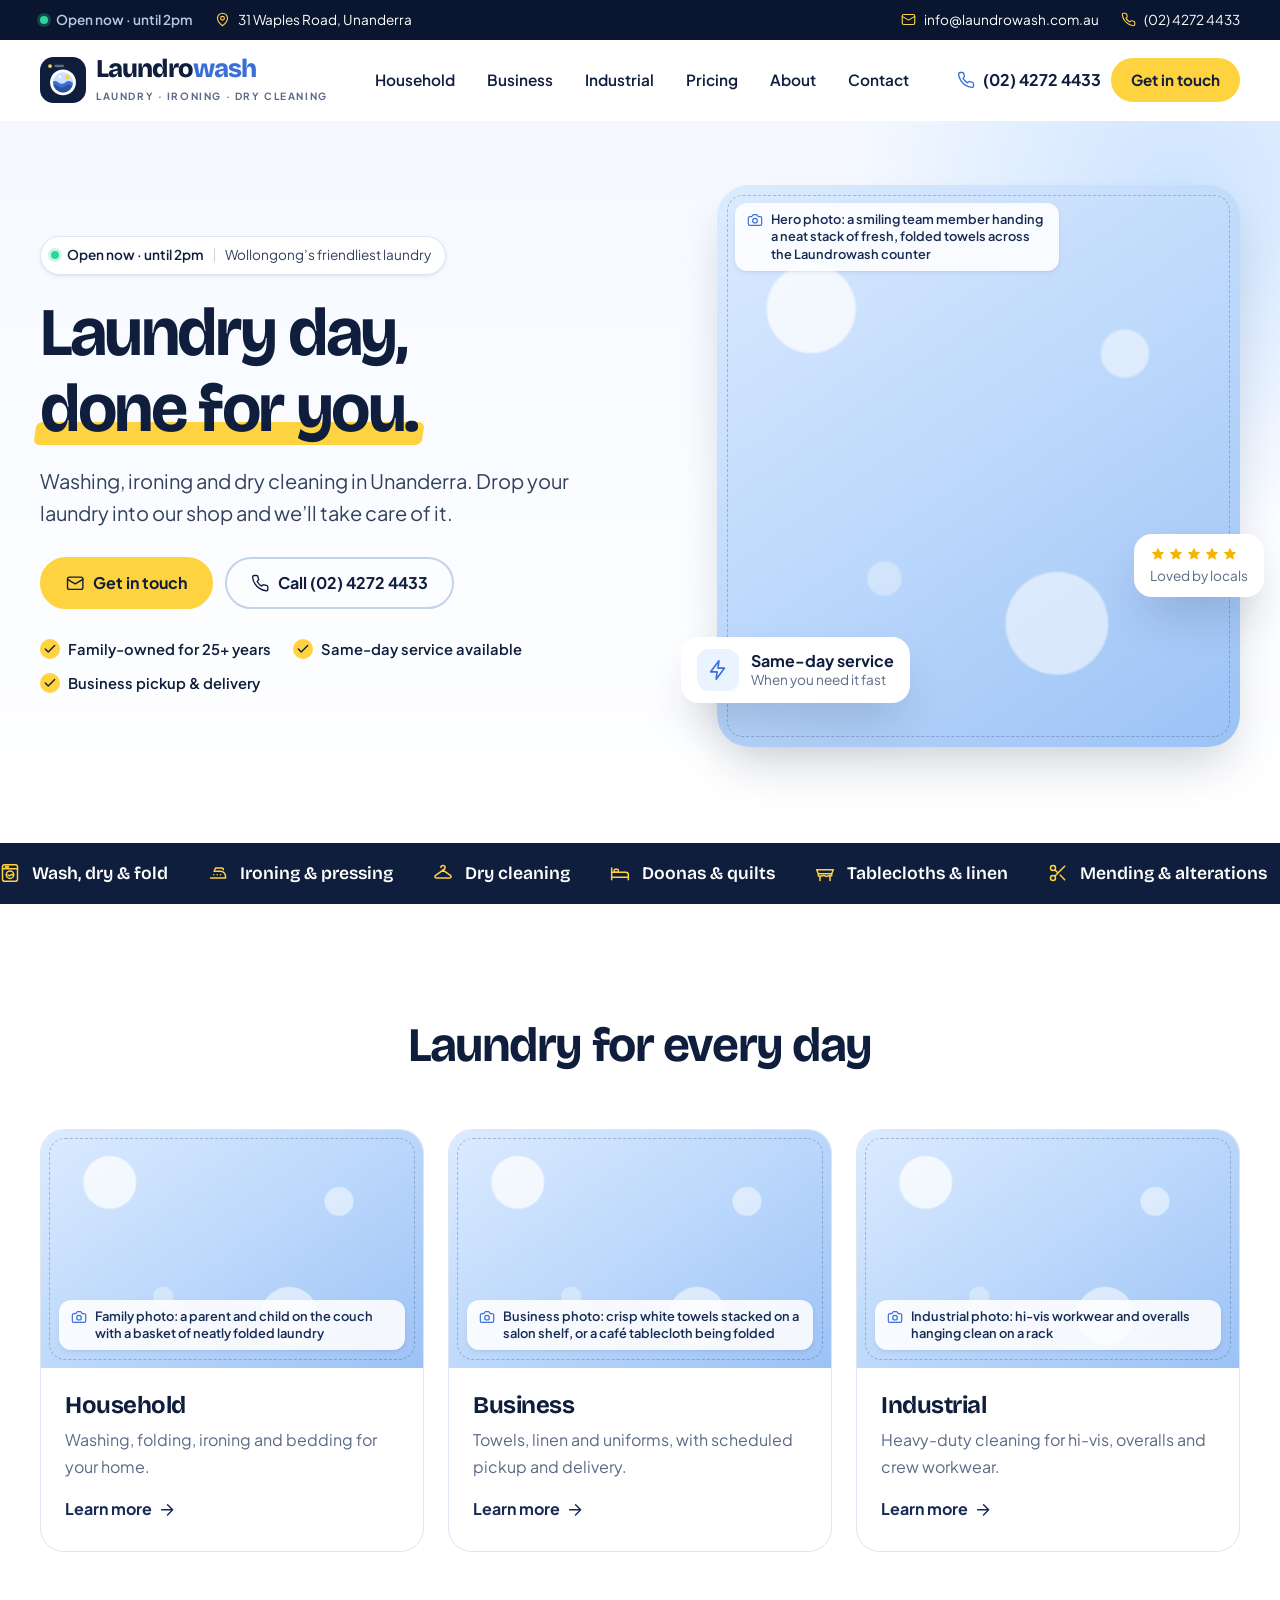
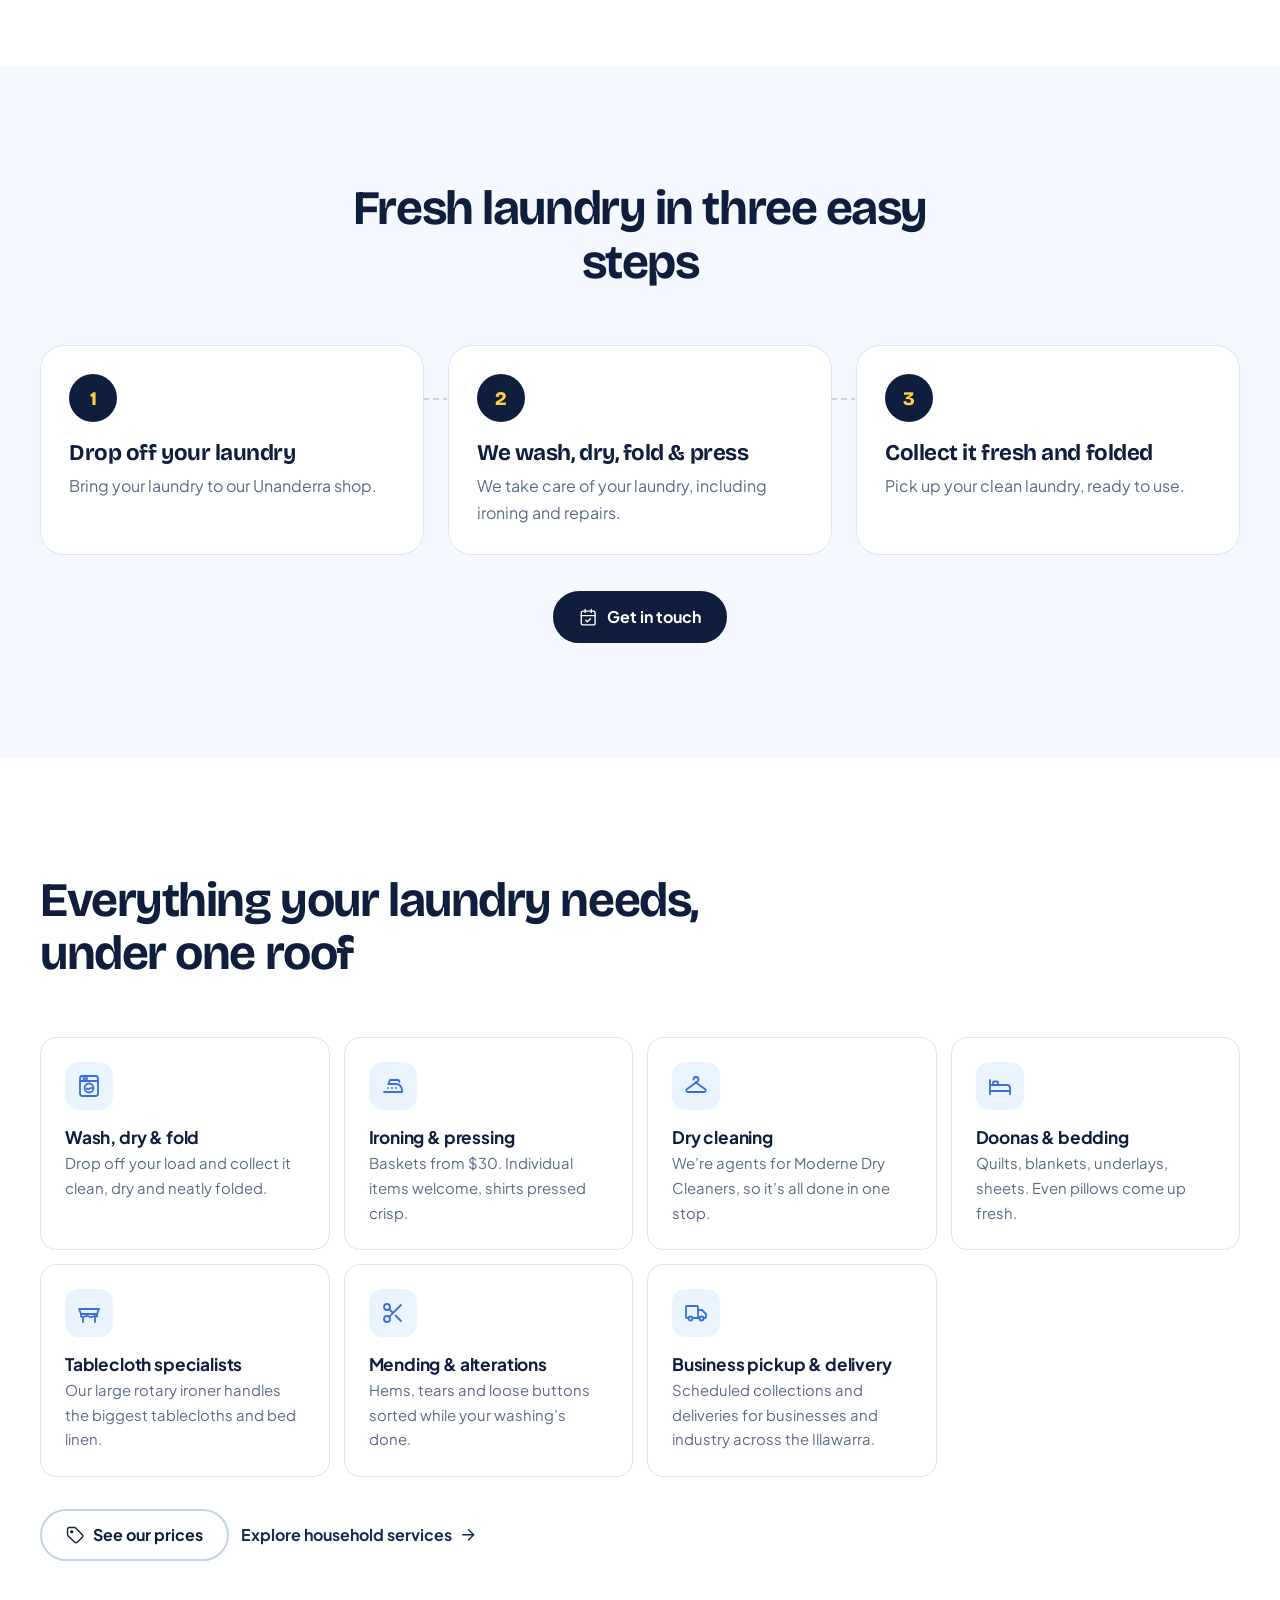
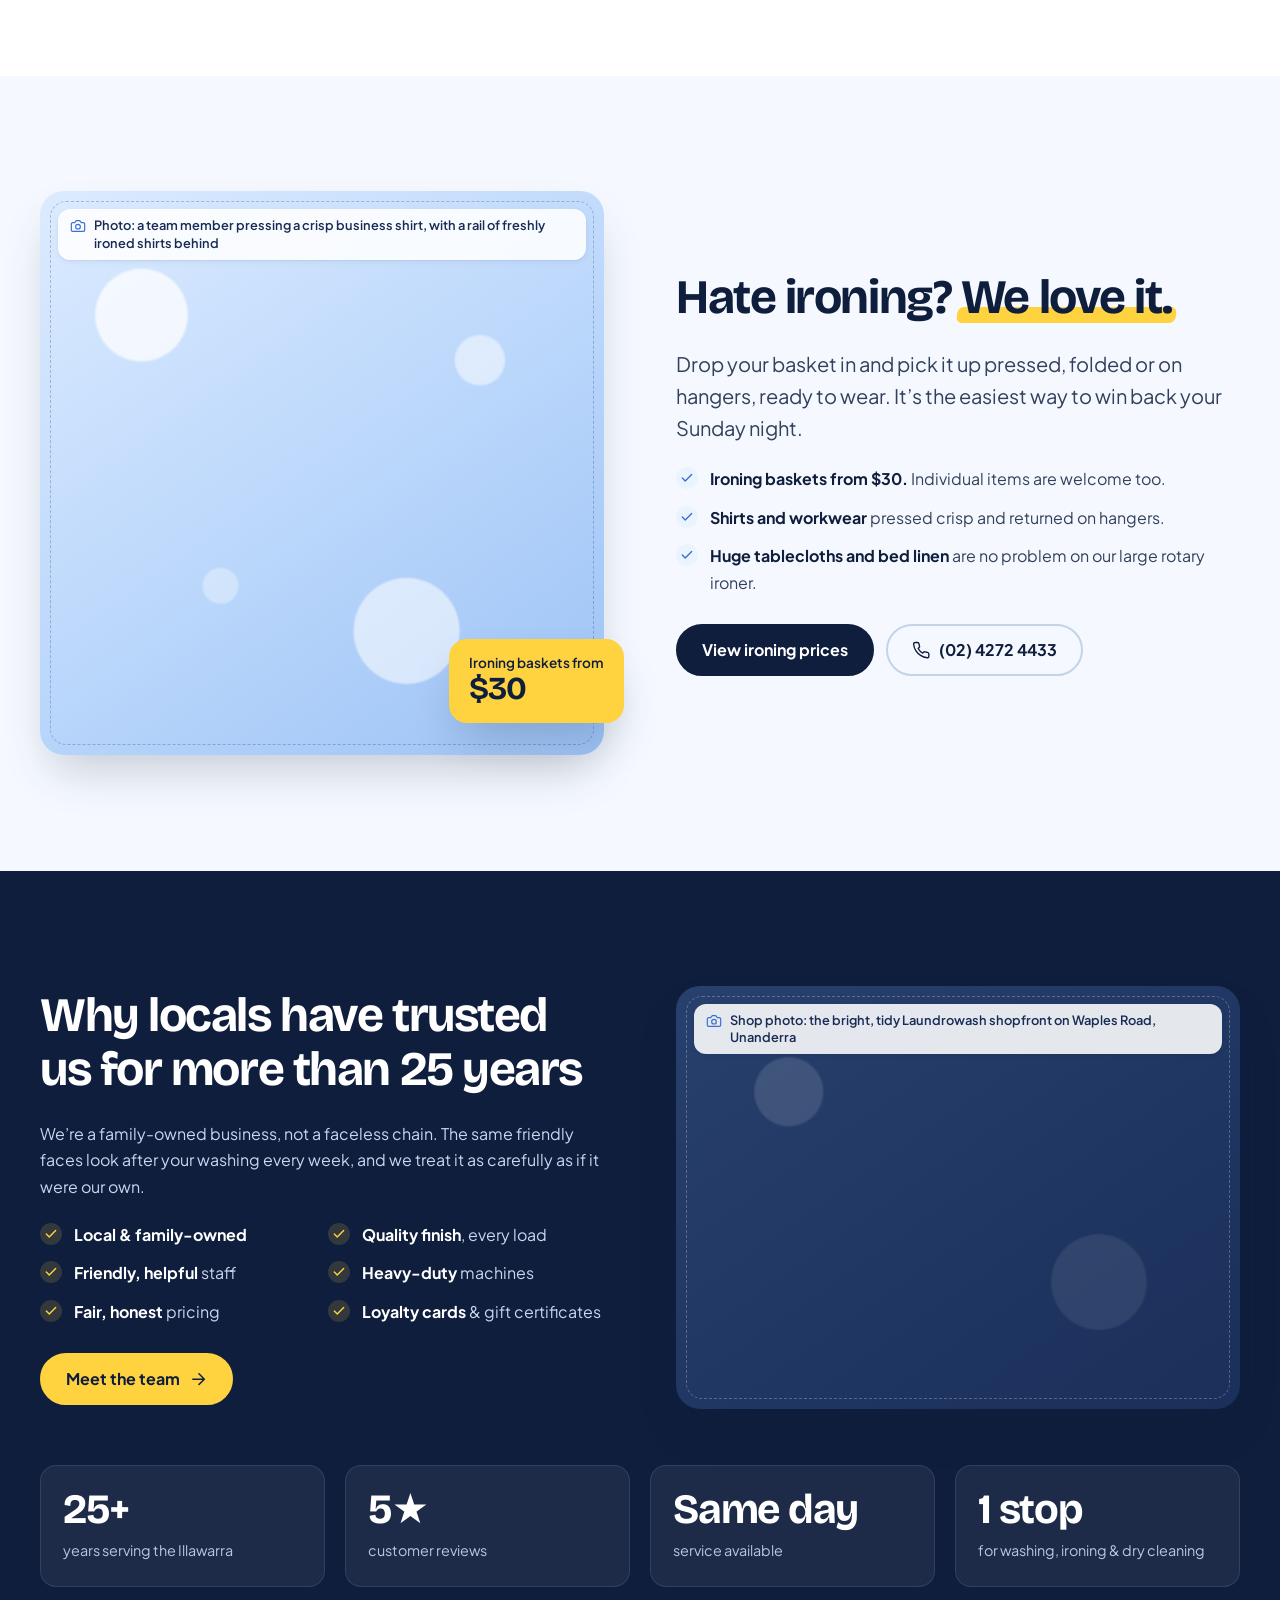
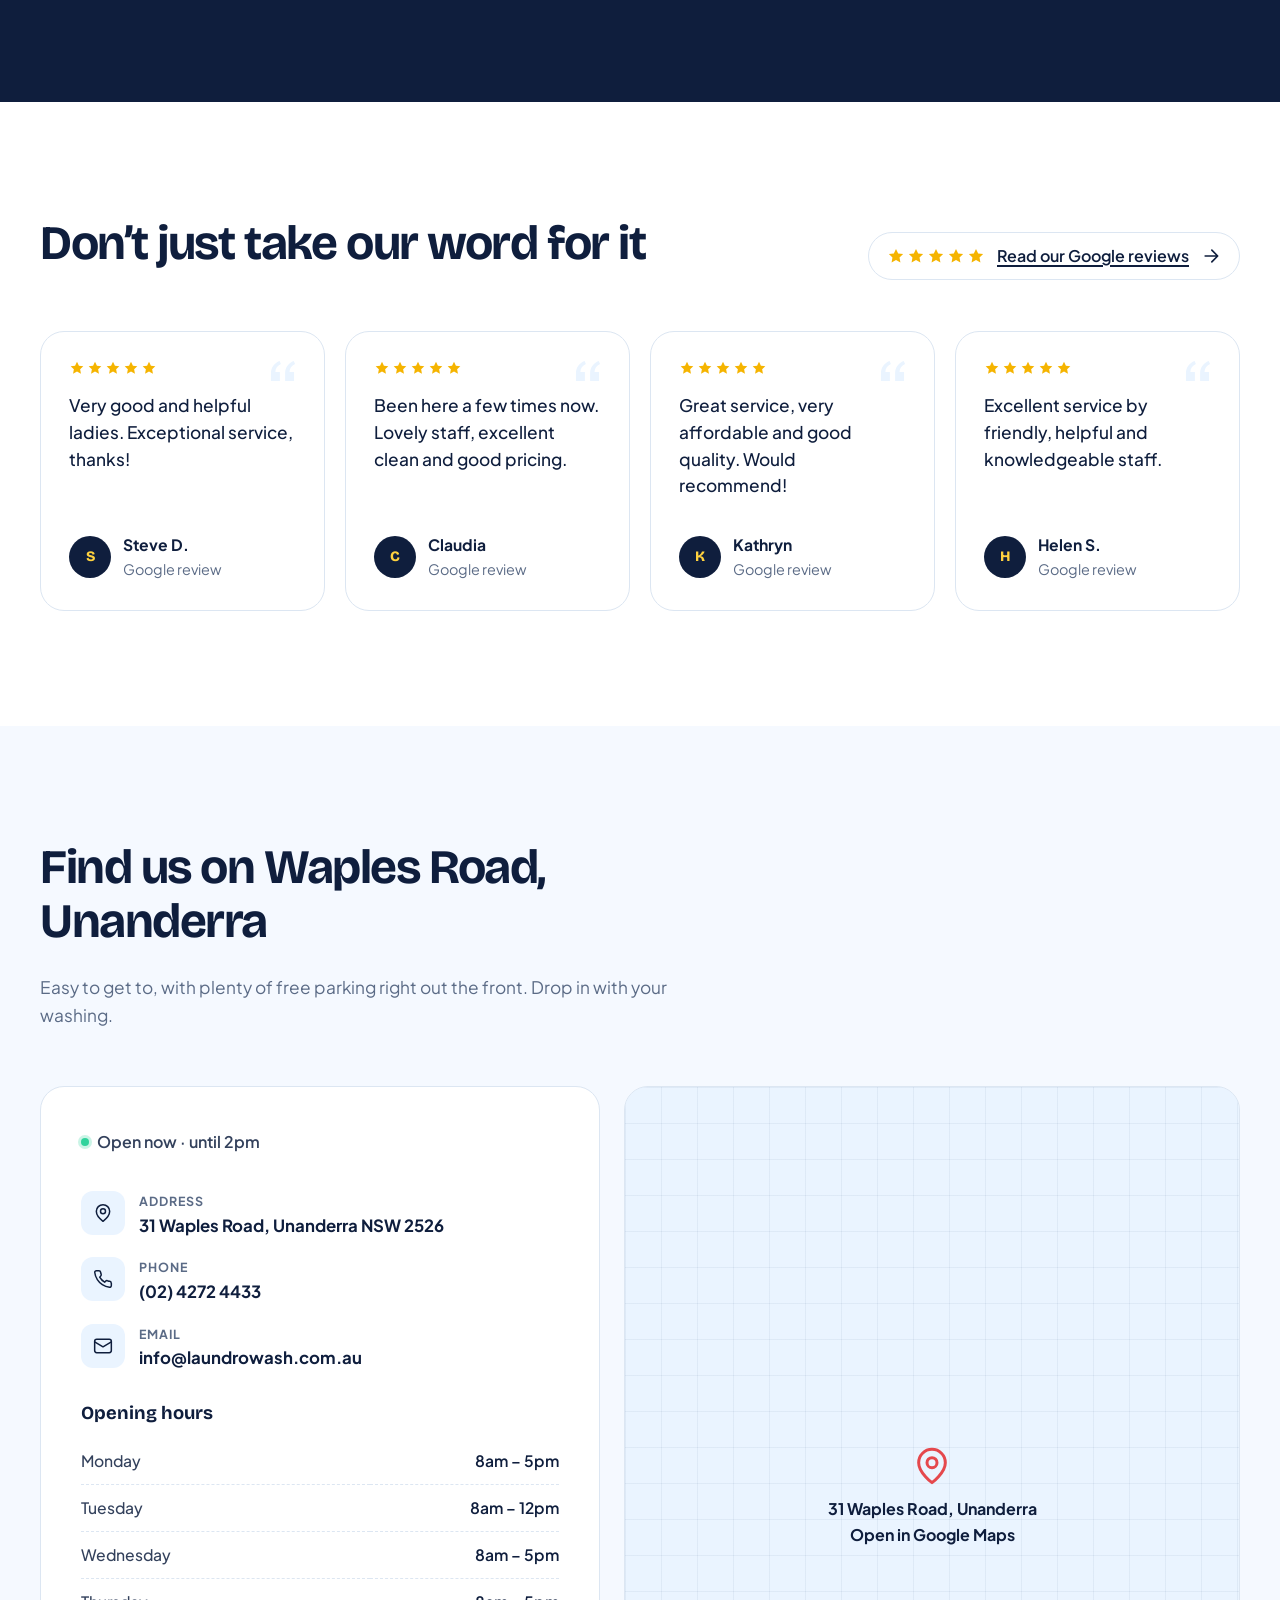
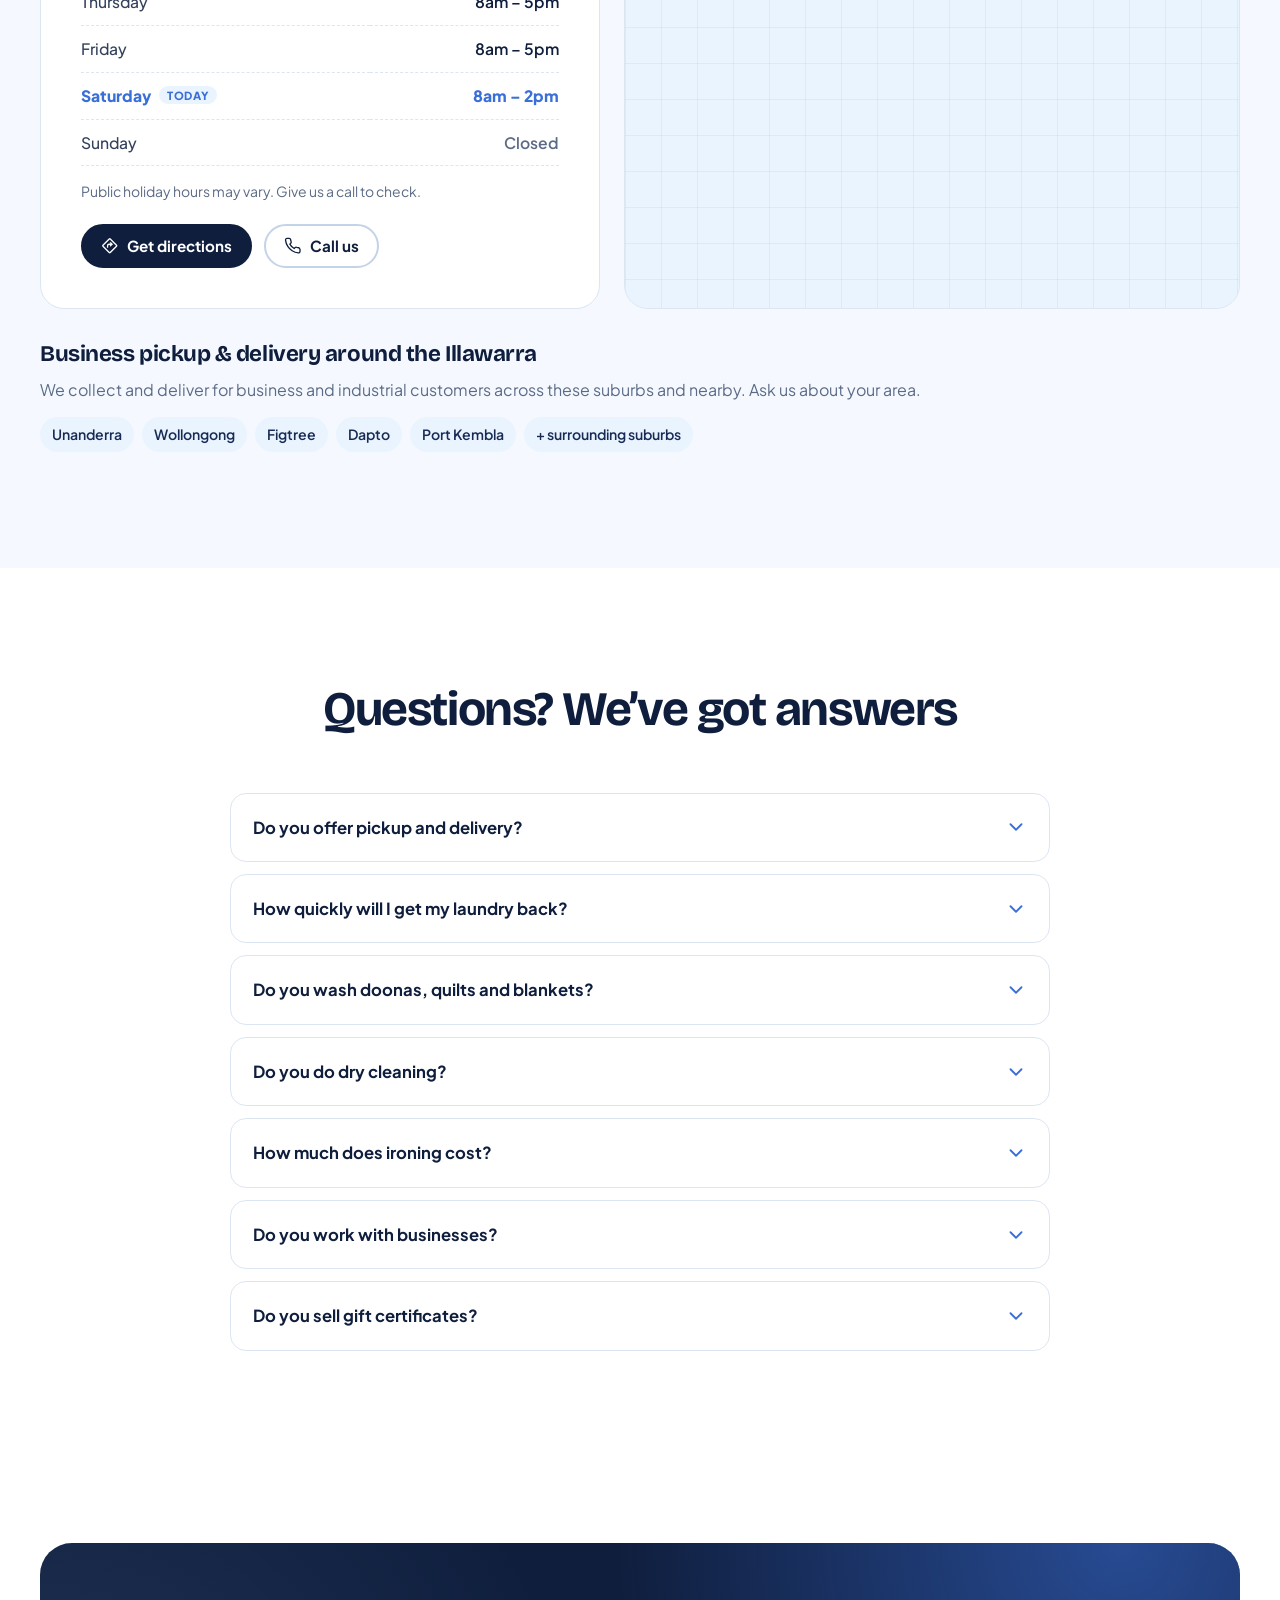
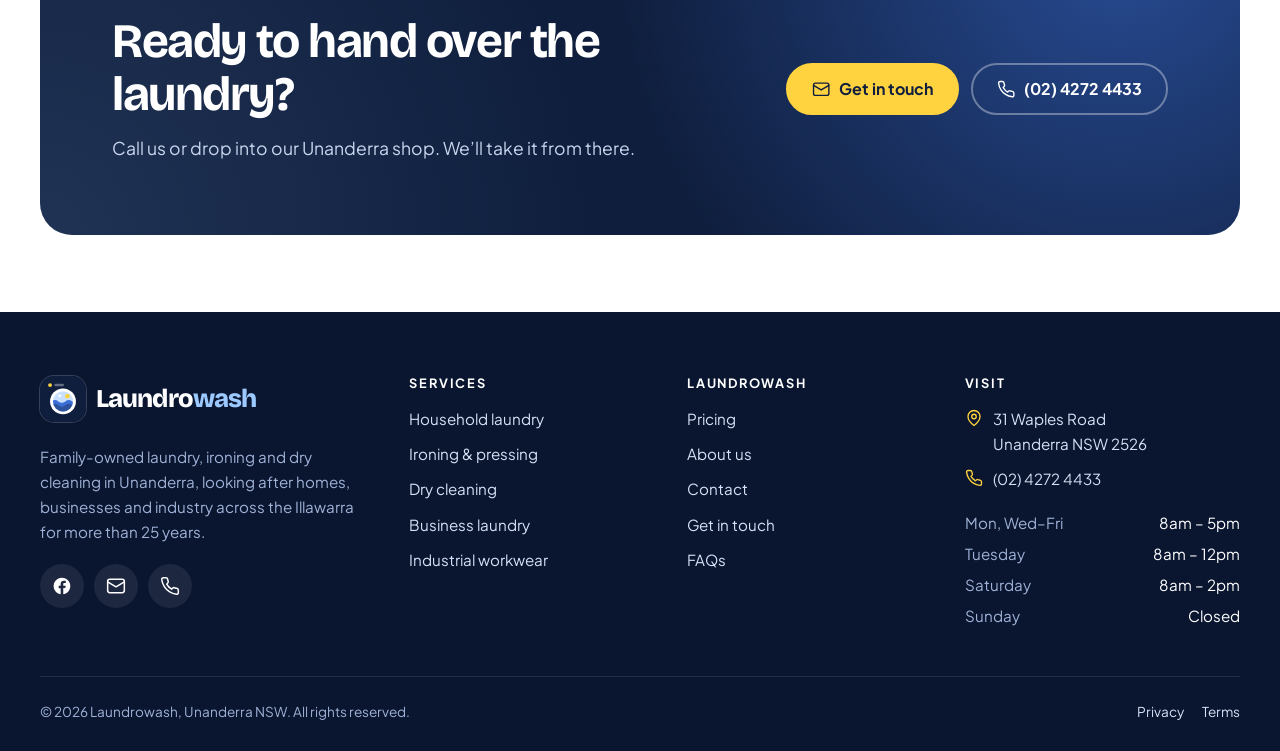
<file: index.html>
<!doctype html>
<html lang="en-AU">
<head>
  <meta charset="utf-8">
  <meta name="viewport" content="width=device-width, initial-scale=1, viewport-fit=cover">
  <title>Laundrowash Unanderra | Laundry, Ironing & Dry Cleaning in Wollongong</title>
  <meta name="description" content="Family-owned laundry in Unanderra. Wash, dry & fold, ironing from $30, dry cleaning, doonas and business pickup & delivery across Wollongong and the Illawarra.">
  <link rel="canonical" href="https://www.laundrowash.com.au/">
  <meta name="theme-color" content="#0f1e3d">
  <meta name="format-detection" content="telephone=no">

  <meta property="og:type" content="website">
  <meta property="og:site_name" content="Laundrowash">
  <meta property="og:locale" content="en_AU">
  <meta property="og:title" content="Laundrowash | Laundry day, done for you">
  <meta property="og:description" content="Family-owned laundry in Unanderra. Wash, dry & fold, ironing from $30, dry cleaning, doonas and business pickup & delivery across Wollongong and the Illawarra.">
  <meta property="og:url" content="https://www.laundrowash.com.au/">
  <meta property="og:image" content="https://www.laundrowash.com.au/assets/img/og-image.png">
  <meta property="og:image:width" content="1200">
  <meta property="og:image:height" content="630">
  <meta name="twitter:card" content="summary_large_image">

  <link rel="icon" href="/assets/img/favicon.svg" type="image/svg+xml">
  <link rel="icon" href="/favicon.ico" sizes="32x32">
  <link rel="apple-touch-icon" href="/assets/img/apple-touch-icon.png">
  <link rel="manifest" href="/site.webmanifest">

  <link rel="preload" href="/assets/fonts/plus-jakarta-sans-latin.woff2" as="font" type="font/woff2" crossorigin>
  <link rel="preload" href="/assets/fonts/bricolage-grotesque-latin.woff2" as="font" type="font/woff2" crossorigin>
  <link rel="stylesheet" href="/assets/css/styles.css">
  <script src="/assets/js/main.js" defer></script>

  <script type="application/ld+json">{"@context":"https://schema.org","@type":"DryCleaningOrLaundry","@id":"https://www.laundrowash.com.au/#business","name":"Laundrowash","alternateName":"Laundrowash Laundrette Unanderra","description":"Family-owned laundry in Unanderra offering washing, drying, folding, ironing and dry cleaning for households, businesses and industry across the Illawarra, with pickup and delivery for business and industrial customers.","url":"https://www.laundrowash.com.au/","telephone":"+61 2 4272 4433","email":"info@laundrowash.com.au","image":"https://www.laundrowash.com.au/assets/img/og-image.png","logo":"https://www.laundrowash.com.au/assets/img/apple-touch-icon.png","priceRange":"$$","address":{"@type":"PostalAddress","streetAddress":"31 Waples Road","addressLocality":"Unanderra","addressRegion":"NSW","postalCode":"2526","addressCountry":"AU"},"areaServed":[{"@type":"Place","name":"Unanderra"},{"@type":"Place","name":"Wollongong"},{"@type":"Place","name":"Figtree"},{"@type":"Place","name":"Dapto"},{"@type":"Place","name":"Port Kembla"},{"@type":"Place","name":"Illawarra"}],"openingHoursSpecification":[{"@type":"OpeningHoursSpecification","dayOfWeek":"Monday","opens":"08:00","closes":"17:00"},{"@type":"OpeningHoursSpecification","dayOfWeek":"Tuesday","opens":"08:00","closes":"12:00"},{"@type":"OpeningHoursSpecification","dayOfWeek":"Wednesday","opens":"08:00","closes":"17:00"},{"@type":"OpeningHoursSpecification","dayOfWeek":"Thursday","opens":"08:00","closes":"17:00"},{"@type":"OpeningHoursSpecification","dayOfWeek":"Friday","opens":"08:00","closes":"17:00"},{"@type":"OpeningHoursSpecification","dayOfWeek":"Saturday","opens":"08:00","closes":"14:00"}],"sameAs":["https://www.facebook.com/laundrowashlaundrette/"]}</script>
  <script type="application/ld+json">{"@context":"https://schema.org","@type":"FAQPage","mainEntity":[{"@type":"Question","name":"Do you offer pickup and delivery?","acceptedAnswer":{"@type":"Answer","text":"Yes. We offer free pickup and delivery for local business and industrial customers. Call (02) 4272 4433 to check your suburb and book a time."}},{"@type":"Question","name":"How quickly will I get my laundry back?","acceptedAnswer":{"@type":"Answer","text":"Most orders are ready quickly, and same-day service is often available if you drop off early in the day. Let us know when you need it and we will do our best to make it happen."}},{"@type":"Question","name":"Do you wash doonas, quilts and blankets?","acceptedAnswer":{"@type":"Answer","text":"We do, and pillows too. Doona and blanket washing starts from $15 for a single."}},{"@type":"Question","name":"Do you do dry cleaning?","acceptedAnswer":{"@type":"Answer","text":"Yes. We are agents for Moderne Dry Cleaners, so you can drop off your dry cleaning with your washing and ironing and collect it all from one place."}},{"@type":"Question","name":"How much does ironing cost?","acceptedAnswer":{"@type":"Answer","text":"Ironing baskets start from $30, and individual items are welcome."}},{"@type":"Question","name":"Do you work with businesses?","acceptedAnswer":{"@type":"Answer","text":"Yes. We look after dozens of local businesses including hairdressers, beauty and massage clinics, dentists, cafes, restaurants, schools, mechanics and heavy industry, with regular pickup schedules and pricing to suit."}},{"@type":"Question","name":"Do you sell gift certificates?","acceptedAnswer":{"@type":"Answer","text":"Yes. Gift certificates are available in store, and we also offer loyalty cards for regular customers."}}]}</script>
</head>
<body>
<a class="skip-link" href="#main">Skip to content</a>

<div class="topbar">
  <div class="container">
    <div class="topbar__group">
      <span class="topbar__item status" data-open-status><span class="status__dot"></span><span class="status__text">Mon–Fri from 8am · Sat 8am–2pm</span></span>
      <a class="topbar__item" href="https://www.google.com/maps/dir/?api=1&destination=Laundrowash%2C%2031%20Waples%20Road%2C%20Unanderra%20NSW%202526" target="_blank" rel="noopener"><svg class="icon" aria-hidden="true"><use href="/assets/img/icons.svg#i-pin"></use></svg>31 Waples Road, Unanderra</a>
    </div>
    <div class="topbar__group">
      <a class="topbar__item" href="mailto:info@laundrowash.com.au"><svg class="icon" aria-hidden="true"><use href="/assets/img/icons.svg#i-mail"></use></svg>info@laundrowash.com.au</a>
      <a class="topbar__item" href="tel:+61242724433"><svg class="icon" aria-hidden="true"><use href="/assets/img/icons.svg#i-phone"></use></svg>(02) 4272 4433</a>
    </div>
  </div>
</div>

<header class="site-header">
  <div class="container">
    <a class="brand" href="/" aria-label="Laundrowash home">
      <img class="brand__mark" src="/assets/img/logo-mark.svg" alt="" width="46" height="46">
      <span><span class="brand__name">Laundro<span>wash</span></span><span class="brand__tag">Laundry · Ironing · Dry cleaning</span></span>
    </a>
    <nav class="nav" aria-label="Main">
      <ul class="nav__list">
        <li><a class="nav__link" href="/domestic/">Household</a></li>
        <li><a class="nav__link" href="/commercial/">Business</a></li>
        <li><a class="nav__link" href="/industrial/">Industrial</a></li>
        <li><a class="nav__link" href="/pricing/">Pricing</a></li>
        <li><a class="nav__link" href="/about-us/">About</a></li>
        <li><a class="nav__link" href="/contact/">Contact</a></li>
      </ul>
    </nav>
    <div class="header-actions">
      <a class="header-phone" href="tel:+61242724433"><svg class="icon" aria-hidden="true"><use href="/assets/img/icons.svg#i-phone"></use></svg>(02) 4272 4433</a>
      <a class="btn btn--sun btn--sm header-cta" href="/contact/#book">Get in touch</a>
      <button class="menu-toggle" type="button" aria-expanded="false" aria-controls="mobile-menu">
        <svg class="icon icon-menu" aria-hidden="true"><use href="/assets/img/icons.svg#i-menu"></use></svg><svg class="icon icon-close" aria-hidden="true"><use href="/assets/img/icons.svg#i-close"></use></svg><span class="menu-toggle__label">Menu</span>
      </button>
    </div>
  </div>
</header>

<div class="mobile-menu" id="mobile-menu">
  <nav aria-label="Mobile">
    <ul class="mobile-menu__list">
      <li><a href="/" aria-current="page">Home <svg class="icon" aria-hidden="true"><use href="/assets/img/icons.svg#i-arrow"></use></svg></a></li>
      <li><a href="/domestic/">Household laundry <svg class="icon" aria-hidden="true"><use href="/assets/img/icons.svg#i-arrow"></use></svg></a></li>
      <li><a href="/commercial/">Business laundry <svg class="icon" aria-hidden="true"><use href="/assets/img/icons.svg#i-arrow"></use></svg></a></li>
      <li><a href="/industrial/">Industrial workwear <svg class="icon" aria-hidden="true"><use href="/assets/img/icons.svg#i-arrow"></use></svg></a></li>
      <li><a href="/pricing/">Pricing <svg class="icon" aria-hidden="true"><use href="/assets/img/icons.svg#i-arrow"></use></svg></a></li>
      <li><a href="/about-us/">About <svg class="icon" aria-hidden="true"><use href="/assets/img/icons.svg#i-arrow"></use></svg></a></li>
      <li><a href="/contact/">Contact <svg class="icon" aria-hidden="true"><use href="/assets/img/icons.svg#i-arrow"></use></svg></a></li>
    </ul>
  </nav>
  <div class="mobile-menu__cta">
    <a class="btn btn--sun btn--block" href="/contact/#book"><svg class="icon" aria-hidden="true"><use href="/assets/img/icons.svg#i-mail"></use></svg> Get in touch</a>
    <a class="btn btn--ghost btn--block" href="tel:+61242724433"><svg class="icon" aria-hidden="true"><use href="/assets/img/icons.svg#i-phone"></use></svg> Call (02) 4272 4433</a>
  </div>
  <div class="mobile-menu__info">
    <p class="status" data-open-status><span class="status__dot"></span><span class="status__text">Mon–Fri from 8am · Sat 8am–2pm</span></p>
    <p><svg class="icon" aria-hidden="true"><use href="/assets/img/icons.svg#i-pin"></use></svg> 31 Waples Road, Unanderra NSW 2526</p>
    <p><svg class="icon" aria-hidden="true"><use href="/assets/img/icons.svg#i-mail"></use></svg> <a href="mailto:info@laundrowash.com.au">info@laundrowash.com.au</a></p>
  </div>
</div>

<main id="main">
<!-- ============ HERO ============ -->
<section class="hero">
  <div class="container hero__grid">
    <div class="hero__copy">
      <p class="hero__status">
        <span class="status" data-open-status><span class="status__dot"></span><span class="status__text">Open Mon–Sat</span></span>
        <span class="sep" aria-hidden="true"></span>
        <span class="hero__tagline">Wollongong&rsquo;s friendliest laundry</span>
      </p>
      <h1>Laundry day, <span class="hl">done for you.</span></h1>
      <p class="lead">Washing, ironing and dry cleaning in Unanderra. Drop your laundry into our shop and we&rsquo;ll take care of it.</p>
      <div class="btn-row">
        <a class="btn btn--sun" href="/contact/#book"><svg class="icon" aria-hidden="true"><use href="/assets/img/icons.svg#i-mail"></use></svg> Get in touch</a>
        <a class="btn btn--ghost" href="tel:+61242724433"><svg class="icon" aria-hidden="true"><use href="/assets/img/icons.svg#i-phone"></use></svg> Call (02) 4272 4433</a>
      </div>
      <ul class="hero__trust">
        <li><svg class="icon" aria-hidden="true"><use href="/assets/img/icons.svg#i-check"></use></svg> Family-owned for 25+ years</li>
        <li><svg class="icon" aria-hidden="true"><use href="/assets/img/icons.svg#i-check"></use></svg> Same-day service available</li>
        <li><svg class="icon" aria-hidden="true"><use href="/assets/img/icons.svg#i-check"></use></svg> Business pickup &amp; delivery</li>
      </ul>
    </div>
    <div class="hero__media">
      <div class="ph ph--tall" role="img" aria-label="Photo placeholder: Hero photo: a smiling team member handing a neat stack of fresh, folded towels across the Laundrowash counter"><span class="ph__label"><svg class="icon" aria-hidden="true"><use href="/assets/img/icons.svg#i-camera"></use></svg><span>Hero photo: a smiling team member handing a neat stack of fresh, folded towels across the Laundrowash counter</span></span></div>
      <div class="float-card float-card--a">
        <span class="float-card__icon"><svg class="icon" aria-hidden="true"><use href="/assets/img/icons.svg#i-bolt"></use></svg></span>
        <span><strong>Same-day service</strong>When you need it fast</span>
      </div>
      <div class="float-card float-card--b">
        <span><strong><span class="stars" role="img" aria-label="5 out of 5 stars"><svg class="icon" aria-hidden="true"><use href="/assets/img/icons.svg#i-star"></use></svg><svg class="icon" aria-hidden="true"><use href="/assets/img/icons.svg#i-star"></use></svg><svg class="icon" aria-hidden="true"><use href="/assets/img/icons.svg#i-star"></use></svg><svg class="icon" aria-hidden="true"><use href="/assets/img/icons.svg#i-star"></use></svg><svg class="icon" aria-hidden="true"><use href="/assets/img/icons.svg#i-star"></use></svg></span></strong>Loved by locals</span>
      </div>
    </div>
  </div>
</section>

<!-- ============ STRIP ============ -->
<div class="strip" aria-hidden="true">
  <div class="strip__track">
    <span class="strip__item"><svg class="icon" aria-hidden="true"><use href="/assets/img/icons.svg#i-washer"></use></svg> Wash, dry &amp; fold</span>
    <span class="strip__item"><svg class="icon" aria-hidden="true"><use href="/assets/img/icons.svg#i-iron"></use></svg> Ironing &amp; pressing</span>
    <span class="strip__item"><svg class="icon" aria-hidden="true"><use href="/assets/img/icons.svg#i-hanger"></use></svg> Dry cleaning</span>
    <span class="strip__item"><svg class="icon" aria-hidden="true"><use href="/assets/img/icons.svg#i-bed"></use></svg> Doonas &amp; quilts</span>
    <span class="strip__item"><svg class="icon" aria-hidden="true"><use href="/assets/img/icons.svg#i-table"></use></svg> Tablecloths &amp; linen</span>
    <span class="strip__item"><svg class="icon" aria-hidden="true"><use href="/assets/img/icons.svg#i-scissors"></use></svg> Mending &amp; alterations</span>
    <span class="strip__item"><svg class="icon" aria-hidden="true"><use href="/assets/img/icons.svg#i-truck"></use></svg> Business pickup &amp; delivery</span>
    <span class="strip__item"><svg class="icon" aria-hidden="true"><use href="/assets/img/icons.svg#i-washer"></use></svg> Wash, dry &amp; fold</span>
    <span class="strip__item"><svg class="icon" aria-hidden="true"><use href="/assets/img/icons.svg#i-iron"></use></svg> Ironing &amp; pressing</span>
    <span class="strip__item"><svg class="icon" aria-hidden="true"><use href="/assets/img/icons.svg#i-hanger"></use></svg> Dry cleaning</span>
    <span class="strip__item"><svg class="icon" aria-hidden="true"><use href="/assets/img/icons.svg#i-bed"></use></svg> Doonas &amp; quilts</span>
    <span class="strip__item"><svg class="icon" aria-hidden="true"><use href="/assets/img/icons.svg#i-table"></use></svg> Tablecloths &amp; linen</span>
    <span class="strip__item"><svg class="icon" aria-hidden="true"><use href="/assets/img/icons.svg#i-scissors"></use></svg> Mending &amp; alterations</span>
    <span class="strip__item"><svg class="icon" aria-hidden="true"><use href="/assets/img/icons.svg#i-truck"></use></svg> Business pickup &amp; delivery</span>
  </div>
</div>

<!-- ============ AUDIENCES ============ -->
<section class="section" aria-labelledby="who-title">
  <div class="container">
    <div class="section-head text-center">

      <h2 id="who-title">Laundry for every day</h2>
    </div>
    <div class="audience">
      <a class="audience-card reveal" href="/domestic/">
        <div class="ph " role="img" aria-label="Photo placeholder: Family photo: a parent and child on the couch with a basket of neatly folded laundry"><span class="ph__label"><svg class="icon" aria-hidden="true"><use href="/assets/img/icons.svg#i-camera"></use></svg><span>Family photo: a parent and child on the couch with a basket of neatly folded laundry</span></span></div>
        <div class="audience-card__body">
          <h3>Household</h3>
          <p>Washing, folding, ironing and bedding for your home.</p>
          <span class="link-arrow">Learn more <svg class="icon" aria-hidden="true"><use href="/assets/img/icons.svg#i-arrow"></use></svg></span>
        </div>
      </a>
      <a class="audience-card reveal reveal-d1" href="/commercial/">
        <div class="ph " role="img" aria-label="Photo placeholder: Business photo: crisp white towels stacked on a salon shelf, or a café tablecloth being folded"><span class="ph__label"><svg class="icon" aria-hidden="true"><use href="/assets/img/icons.svg#i-camera"></use></svg><span>Business photo: crisp white towels stacked on a salon shelf, or a café tablecloth being folded</span></span></div>
        <div class="audience-card__body">
          <h3>Business</h3>
          <p>Towels, linen and uniforms, with scheduled pickup and delivery.</p>
          <span class="link-arrow">Learn more <svg class="icon" aria-hidden="true"><use href="/assets/img/icons.svg#i-arrow"></use></svg></span>
        </div>
      </a>
      <a class="audience-card reveal reveal-d2" href="/industrial/">
        <div class="ph " role="img" aria-label="Photo placeholder: Industrial photo: hi-vis workwear and overalls hanging clean on a rack"><span class="ph__label"><svg class="icon" aria-hidden="true"><use href="/assets/img/icons.svg#i-camera"></use></svg><span>Industrial photo: hi-vis workwear and overalls hanging clean on a rack</span></span></div>
        <div class="audience-card__body">
          <h3>Industrial</h3>
          <p>Heavy-duty cleaning for hi-vis, overalls and crew workwear.</p>
          <span class="link-arrow">Learn more <svg class="icon" aria-hidden="true"><use href="/assets/img/icons.svg#i-arrow"></use></svg></span>
        </div>
      </a>
    </div>
  </div>
</section>

<!-- ============ HOW IT WORKS ============ -->
<section class="section section--soft" aria-labelledby="how-title">
  <div class="container">
    <div class="section-head text-center">

      <h2 id="how-title">Fresh laundry in three easy steps</h2>
    </div>
    <ol class="steps">
      <li class="step reveal">
        <span class="step__num">1</span>
        <h3>Drop off your laundry</h3>
        <p>Bring your laundry to our Unanderra shop.</p>
      </li>
      <li class="step reveal reveal-d1">
        <span class="step__num">2</span>
        <h3>We wash, dry, fold &amp; press</h3>
        <p>We take care of your laundry, including ironing and repairs.</p>
      </li>
      <li class="step reveal reveal-d2">
        <span class="step__num">3</span>
        <h3>Collect it fresh and folded</h3>
        <p>Pick up your clean laundry, ready to use.</p>
      </li>
    </ol>
    <div class="text-center" style="margin-top:36px">
      <a class="btn" href="/contact/#book"><svg class="icon" aria-hidden="true"><use href="/assets/img/icons.svg#i-calendar"></use></svg> Get in touch</a>
    </div>
  </div>
</section>

<!-- ============ SERVICES ============ -->
<section class="section" aria-labelledby="services-title">
  <div class="container">
    <div class="section-head">

      <h2 id="services-title">Everything your laundry needs, under one roof</h2>
    </div>
    <div class="tiles">
      <div class="tile reveal"><span class="tile__icon"><svg class="icon" aria-hidden="true"><use href="/assets/img/icons.svg#i-washer"></use></svg></span><div><h3>Wash, dry &amp; fold</h3><p>Drop off your load and collect it clean, dry and neatly folded.</p></div></div>
      <div class="tile reveal reveal-d1"><span class="tile__icon"><svg class="icon" aria-hidden="true"><use href="/assets/img/icons.svg#i-iron"></use></svg></span><div><h3>Ironing &amp; pressing</h3><p>Baskets from $30. Individual items welcome, shirts pressed crisp.</p></div></div>
      <div class="tile reveal reveal-d2"><span class="tile__icon"><svg class="icon" aria-hidden="true"><use href="/assets/img/icons.svg#i-hanger"></use></svg></span><div><h3>Dry cleaning</h3><p>We&rsquo;re agents for Moderne Dry Cleaners, so it&rsquo;s all done in one stop.</p></div></div>
      <div class="tile reveal reveal-d3"><span class="tile__icon"><svg class="icon" aria-hidden="true"><use href="/assets/img/icons.svg#i-bed"></use></svg></span><div><h3>Doonas &amp; bedding</h3><p>Quilts, blankets, underlays, sheets. Even pillows come up fresh.</p></div></div>
      <div class="tile reveal"><span class="tile__icon"><svg class="icon" aria-hidden="true"><use href="/assets/img/icons.svg#i-table"></use></svg></span><div><h3>Tablecloth specialists</h3><p>Our large rotary ironer handles the biggest tablecloths and bed linen.</p></div></div>
      <div class="tile reveal reveal-d1"><span class="tile__icon"><svg class="icon" aria-hidden="true"><use href="/assets/img/icons.svg#i-scissors"></use></svg></span><div><h3>Mending &amp; alterations</h3><p>Hems, tears and loose buttons sorted while your washing&rsquo;s done.</p></div></div>
      <div class="tile reveal reveal-d3"><span class="tile__icon"><svg class="icon" aria-hidden="true"><use href="/assets/img/icons.svg#i-truck"></use></svg></span><div><h3>Business pickup &amp; delivery</h3><p>Scheduled collections and deliveries for businesses and industry across the Illawarra.</p></div></div>
    </div>
    <div class="btn-row" style="margin-top:32px">
      <a class="btn btn--ghost" href="/pricing/"><svg class="icon" aria-hidden="true"><use href="/assets/img/icons.svg#i-tag"></use></svg> See our prices</a>
      <a class="link-arrow" href="/domestic/" style="align-self:center">Explore household services <svg class="icon" aria-hidden="true"><use href="/assets/img/icons.svg#i-arrow"></use></svg></a>
    </div>
  </div>
</section>

<!-- ============ IRONING FEATURE ============ -->
<section class="section section--soft" aria-labelledby="ironing-title">
  <div class="container split">
    <div class="split__media reveal">
      <div class="ph ph--square" role="img" aria-label="Photo placeholder: Photo: a team member pressing a crisp business shirt, with a rail of freshly ironed shirts behind"><span class="ph__label"><svg class="icon" aria-hidden="true"><use href="/assets/img/icons.svg#i-camera"></use></svg><span>Photo: a team member pressing a crisp business shirt, with a rail of freshly ironed shirts behind</span></span></div>
      <div class="split__badge"><span>Ironing baskets from</span><strong>$30</strong></div>
    </div>
    <div class="reveal reveal-d1">

      <h2 id="ironing-title">Hate ironing? <span class="hl">We love it.</span></h2>
      <p class="lead">Drop your basket in and pick it up pressed, folded or on hangers, ready to wear. It&rsquo;s the easiest way to win back your Sunday night.</p>
      <ul class="checklist">
        <li><svg class="icon" aria-hidden="true"><use href="/assets/img/icons.svg#i-check"></use></svg> <span><strong>Ironing baskets from $30.</strong> Individual items are welcome too.</span></li>
        <li><svg class="icon" aria-hidden="true"><use href="/assets/img/icons.svg#i-check"></use></svg> <span><strong>Shirts and workwear</strong> pressed crisp and returned on hangers.</span></li>
        <li><svg class="icon" aria-hidden="true"><use href="/assets/img/icons.svg#i-check"></use></svg> <span><strong>Huge tablecloths and bed linen</strong> are no problem on our large rotary ironer.</span></li>
      </ul>
      <div class="btn-row">
        <a class="btn" href="/pricing/#ironing">View ironing prices</a>
        <a class="btn btn--ghost" href="tel:+61242724433"><svg class="icon" aria-hidden="true"><use href="/assets/img/icons.svg#i-phone"></use></svg> (02) 4272 4433</a>
      </div>
    </div>
  </div>
</section>

<!-- ============ WHY US ============ -->
<section class="section section--navy" aria-labelledby="why-title">
  <div class="container">
    <div class="split">
      <div class="reveal">

        <h2 id="why-title">Why locals have trusted us for more than 25 years</h2>
        <p>We&rsquo;re a family-owned business, not a faceless chain. The same friendly faces look after your washing every week, and we treat it as carefully as if it were our own.</p>
        <ul class="checklist checklist--2">
          <li><svg class="icon" aria-hidden="true"><use href="/assets/img/icons.svg#i-check"></use></svg> <span><strong>Local &amp; family-owned</strong></span></li>
          <li><svg class="icon" aria-hidden="true"><use href="/assets/img/icons.svg#i-check"></use></svg> <span><strong>Quality finish</strong>, every load</span></li>
          <li><svg class="icon" aria-hidden="true"><use href="/assets/img/icons.svg#i-check"></use></svg> <span><strong>Friendly, helpful</strong> staff</span></li>
          <li><svg class="icon" aria-hidden="true"><use href="/assets/img/icons.svg#i-check"></use></svg> <span><strong>Heavy-duty</strong> machines</span></li>
          <li><svg class="icon" aria-hidden="true"><use href="/assets/img/icons.svg#i-check"></use></svg> <span><strong>Fair, honest</strong> pricing</span></li>
          <li><svg class="icon" aria-hidden="true"><use href="/assets/img/icons.svg#i-check"></use></svg> <span><strong>Loyalty cards</strong> &amp; gift certificates</span></li>
        </ul>
        <a class="btn btn--sun" href="/about-us/">Meet the team <svg class="icon" aria-hidden="true"><use href="/assets/img/icons.svg#i-arrow"></use></svg></a>
      </div>
      <div class="split__media reveal reveal-d1">
        <div class="ph ph--navy" role="img" aria-label="Photo placeholder: Shop photo: the bright, tidy Laundrowash shopfront on Waples Road, Unanderra"><span class="ph__label"><svg class="icon" aria-hidden="true"><use href="/assets/img/icons.svg#i-camera"></use></svg><span>Shop photo: the bright, tidy Laundrowash shopfront on Waples Road, Unanderra</span></span></div>
      </div>
    </div>
    <ul class="stats" style="margin-top:56px">
      <li class="stat reveal"><strong>25+</strong><span>years serving the Illawarra</span></li>
      <li class="stat reveal reveal-d1"><strong>5&#9733;</strong><span>customer reviews</span></li>
      <li class="stat reveal reveal-d2"><strong>Same day</strong><span>service available</span></li>
      <li class="stat reveal reveal-d3"><strong>1 stop</strong><span>for washing, ironing &amp; dry cleaning</span></li>
    </ul>
  </div>
</section>

<!-- ============ REVIEWS ============ -->
<section class="section" aria-labelledby="reviews-title">
  <div class="container">
    <div class="reviews__summary">
      <div>

        <h2 id="reviews-title" class="mt-0">Don’t just take our word for it</h2>
      </div>
      <a class="rating-pill" href="https://www.google.com/search?q=Laundrowash+Unanderra+reviews" target="_blank" rel="noopener"><span class="stars" role="img" aria-label="5 out of 5 stars"><svg class="icon" aria-hidden="true"><use href="/assets/img/icons.svg#i-star"></use></svg><svg class="icon" aria-hidden="true"><use href="/assets/img/icons.svg#i-star"></use></svg><svg class="icon" aria-hidden="true"><use href="/assets/img/icons.svg#i-star"></use></svg><svg class="icon" aria-hidden="true"><use href="/assets/img/icons.svg#i-star"></use></svg><svg class="icon" aria-hidden="true"><use href="/assets/img/icons.svg#i-star"></use></svg></span> Read our Google reviews <svg class="icon" aria-hidden="true"><use href="/assets/img/icons.svg#i-arrow"></use></svg></a>
    </div>
    <div class="reviews">
  <figure class="review reveal reveal-d0">
    <svg class="review__quote-icon" aria-hidden="true"><use href="/assets/img/icons.svg#i-quote"></use></svg>
    <span class="stars" role="img" aria-label="5 out of 5 stars"><svg class="icon" aria-hidden="true"><use href="/assets/img/icons.svg#i-star"></use></svg><svg class="icon" aria-hidden="true"><use href="/assets/img/icons.svg#i-star"></use></svg><svg class="icon" aria-hidden="true"><use href="/assets/img/icons.svg#i-star"></use></svg><svg class="icon" aria-hidden="true"><use href="/assets/img/icons.svg#i-star"></use></svg><svg class="icon" aria-hidden="true"><use href="/assets/img/icons.svg#i-star"></use></svg></span>
    <blockquote><p>Very good and helpful ladies. Exceptional service, thanks!</p></blockquote>
    <figcaption><span class="review__avatar" aria-hidden="true">S</span><span><strong>Steve D.</strong>Google review</span></figcaption>
  </figure>
  <figure class="review reveal reveal-d1">
    <svg class="review__quote-icon" aria-hidden="true"><use href="/assets/img/icons.svg#i-quote"></use></svg>
    <span class="stars" role="img" aria-label="5 out of 5 stars"><svg class="icon" aria-hidden="true"><use href="/assets/img/icons.svg#i-star"></use></svg><svg class="icon" aria-hidden="true"><use href="/assets/img/icons.svg#i-star"></use></svg><svg class="icon" aria-hidden="true"><use href="/assets/img/icons.svg#i-star"></use></svg><svg class="icon" aria-hidden="true"><use href="/assets/img/icons.svg#i-star"></use></svg><svg class="icon" aria-hidden="true"><use href="/assets/img/icons.svg#i-star"></use></svg></span>
    <blockquote><p>Been here a few times now. Lovely staff, excellent clean and good pricing.</p></blockquote>
    <figcaption><span class="review__avatar" aria-hidden="true">C</span><span><strong>Claudia</strong>Google review</span></figcaption>
  </figure>
  <figure class="review reveal reveal-d2">
    <svg class="review__quote-icon" aria-hidden="true"><use href="/assets/img/icons.svg#i-quote"></use></svg>
    <span class="stars" role="img" aria-label="5 out of 5 stars"><svg class="icon" aria-hidden="true"><use href="/assets/img/icons.svg#i-star"></use></svg><svg class="icon" aria-hidden="true"><use href="/assets/img/icons.svg#i-star"></use></svg><svg class="icon" aria-hidden="true"><use href="/assets/img/icons.svg#i-star"></use></svg><svg class="icon" aria-hidden="true"><use href="/assets/img/icons.svg#i-star"></use></svg><svg class="icon" aria-hidden="true"><use href="/assets/img/icons.svg#i-star"></use></svg></span>
    <blockquote><p>Great service, very affordable and good quality. Would recommend!</p></blockquote>
    <figcaption><span class="review__avatar" aria-hidden="true">K</span><span><strong>Kathryn</strong>Google review</span></figcaption>
  </figure>
  <figure class="review reveal reveal-d3">
    <svg class="review__quote-icon" aria-hidden="true"><use href="/assets/img/icons.svg#i-quote"></use></svg>
    <span class="stars" role="img" aria-label="5 out of 5 stars"><svg class="icon" aria-hidden="true"><use href="/assets/img/icons.svg#i-star"></use></svg><svg class="icon" aria-hidden="true"><use href="/assets/img/icons.svg#i-star"></use></svg><svg class="icon" aria-hidden="true"><use href="/assets/img/icons.svg#i-star"></use></svg><svg class="icon" aria-hidden="true"><use href="/assets/img/icons.svg#i-star"></use></svg><svg class="icon" aria-hidden="true"><use href="/assets/img/icons.svg#i-star"></use></svg></span>
    <blockquote><p>Excellent service by friendly, helpful and knowledgeable staff.</p></blockquote>
    <figcaption><span class="review__avatar" aria-hidden="true">H</span><span><strong>Helen S.</strong>Google review</span></figcaption>
  </figure>
</div>
  </div>
</section>

<!-- ============ VISIT ============ -->
<section class="section section--soft" id="visit" aria-labelledby="visit-title">
  <div class="container">
    <div class="section-head">

      <h2 id="visit-title">Find us on Waples Road, Unanderra</h2>
      <p>Easy to get to, with plenty of free parking right out the front. Drop in with your washing.</p>
    </div>
    <div class="visit">
      <div class="visit__card reveal">
        <p class="status" data-open-status><span class="status__dot"></span><span class="status__text">See opening hours below</span></p>
        <ul class="contact-list">
          <li><span class="tile__icon"><svg class="icon" aria-hidden="true"><use href="/assets/img/icons.svg#i-pin"></use></svg></span><div><small>Address</small><a href="https://www.google.com/maps/dir/?api=1&destination=Laundrowash%2C%2031%20Waples%20Road%2C%20Unanderra%20NSW%202526" target="_blank" rel="noopener">31 Waples Road, Unanderra NSW 2526</a></div></li>
          <li><span class="tile__icon"><svg class="icon" aria-hidden="true"><use href="/assets/img/icons.svg#i-phone"></use></svg></span><div><small>Phone</small><a href="tel:+61242724433">(02) 4272 4433</a></div></li>
          <li><span class="tile__icon"><svg class="icon" aria-hidden="true"><use href="/assets/img/icons.svg#i-mail"></use></svg></span><div><small>Email</small><a href="mailto:info@laundrowash.com.au">info@laundrowash.com.au</a></div></li>
        </ul>
        <table class="hours">
  <caption>Opening hours</caption>
  <tbody>
    <tr data-day="1"><th scope="row">Monday</th><td>8am – 5pm</td></tr>
    <tr data-day="2"><th scope="row">Tuesday</th><td>8am – 12pm</td></tr>
    <tr data-day="3"><th scope="row">Wednesday</th><td>8am – 5pm</td></tr>
    <tr data-day="4"><th scope="row">Thursday</th><td>8am – 5pm</td></tr>
    <tr data-day="5"><th scope="row">Friday</th><td>8am – 5pm</td></tr>
    <tr data-day="6"><th scope="row">Saturday</th><td>8am – 2pm</td></tr>
    <tr data-day="0"><th scope="row">Sunday</th><td class="closed">Closed</td></tr>
  </tbody>
</table>
        <p class="small muted" style="margin-top:14px">Public holiday hours may vary. Give us a call to check.</p>
        <div class="btn-row" style="margin-top:20px">
          <a class="btn btn--sm" href="https://www.google.com/maps/dir/?api=1&destination=Laundrowash%2C%2031%20Waples%20Road%2C%20Unanderra%20NSW%202526" target="_blank" rel="noopener"><svg class="icon" aria-hidden="true"><use href="/assets/img/icons.svg#i-directions"></use></svg> Get directions</a>
          <a class="btn btn--ghost btn--sm" href="tel:+61242724433"><svg class="icon" aria-hidden="true"><use href="/assets/img/icons.svg#i-phone"></use></svg> Call us</a>
        </div>
      </div>
      <div class="visit__map reveal reveal-d1">
        <a class="visit__map-fallback" href="https://www.google.com/maps/dir/?api=1&destination=Laundrowash%2C%2031%20Waples%20Road%2C%20Unanderra%20NSW%202526" target="_blank" rel="noopener"><svg class="icon" aria-hidden="true"><use href="/assets/img/icons.svg#i-pin"></use></svg><span>31 Waples Road, Unanderra<br>Open in Google Maps</span></a>
        <iframe src="https://www.google.com/maps?q=Laundrowash,+31+Waples+Road,+Unanderra+NSW+2526&output=embed" title="Map showing Laundrowash at 31 Waples Road, Unanderra" loading="lazy" referrerpolicy="no-referrer-when-downgrade" allowfullscreen></iframe>
      </div>
    </div>
    <div style="margin-top:32px">
      <h3>Business pickup &amp; delivery around the Illawarra</h3>
      <p class="muted" style="margin:0">We collect and deliver for business and industrial customers across these suburbs and nearby. Ask us about your area.</p>
      <ul class="suburbs"><li>Unanderra</li><li>Wollongong</li><li>Figtree</li><li>Dapto</li><li>Port Kembla</li><li>+ surrounding suburbs</li></ul>
    </div>
  </div>
</section>

<!-- ============ FAQ ============ -->
<section class="section" id="faq" aria-labelledby="faq-title">
  <div class="container container--narrow">
    <div class="section-head text-center">

      <h2 id="faq-title">Questions? We&rsquo;ve got answers</h2>
    </div>
    <div class="faq">
      <details>
        <summary>Do you offer pickup and delivery? <svg class="icon" aria-hidden="true"><use href="/assets/img/icons.svg#i-chevron"></use></svg></summary>
        <div class="faq__body"><p>Yes. We offer free pickup and delivery for local business and industrial customers. Give us a call on <a href="tel:+61242724433">(02) 4272 4433</a> to check your suburb and book a time.</p></div>
      </details>
      <details>
        <summary>How quickly will I get my laundry back? <svg class="icon" aria-hidden="true"><use href="/assets/img/icons.svg#i-chevron"></use></svg></summary>
        <div class="faq__body"><p>Most orders are ready quickly, and same-day service is often available if you drop off early in the day. Let us know when you need it and we&rsquo;ll do our best to make it happen.</p></div>
      </details>
      <details>
        <summary>Do you wash doonas, quilts and blankets? <svg class="icon" aria-hidden="true"><use href="/assets/img/icons.svg#i-chevron"></use></svg></summary>
        <div class="faq__body"><p>We do, and pillows too! Doona and blanket washing starts from $15 for a single. See our <a href="/pricing/#bedding">full bedding prices</a>.</p></div>
      </details>
      <details>
        <summary>Do you do dry cleaning? <svg class="icon" aria-hidden="true"><use href="/assets/img/icons.svg#i-chevron"></use></svg></summary>
        <div class="faq__body"><p>Yes. We&rsquo;re agents for Moderne Dry Cleaners, so you can drop off your dry cleaning with your washing and ironing and collect it all from one place.</p></div>
      </details>
      <details>
        <summary>How much does ironing cost? <svg class="icon" aria-hidden="true"><use href="/assets/img/icons.svg#i-chevron"></use></svg></summary>
        <div class="faq__body"><p>Ironing baskets start from $30, and individual items are welcome. Check our <a href="/pricing/#ironing">pricing page</a> for details.</p></div>
      </details>
      <details>
        <summary>Do you work with businesses? <svg class="icon" aria-hidden="true"><use href="/assets/img/icons.svg#i-chevron"></use></svg></summary>
        <div class="faq__body"><p>Yes, we look after dozens of local businesses, including hairdressers, beauty and massage clinics, dentists, caf&eacute;s, restaurants, schools, mechanics and heavy industry. We&rsquo;ll set up a regular pickup schedule and a price to suit. <a href="/commercial/">Learn more about business laundry</a>.</p></div>
      </details>
      <details>
        <summary>Do you sell gift certificates? <svg class="icon" aria-hidden="true"><use href="/assets/img/icons.svg#i-chevron"></use></svg></summary>
        <div class="faq__body"><p>We do! Gift certificates make a thoughtful present for new parents, busy friends or anyone who hates ironing. Ask in store about our loyalty cards, too.</p></div>
      </details>
    </div>
  </div>
</section>

<section class="section section--tight">
  <div class="container">
    <div class="cta-panel reveal">
      <div>
        <h2>Ready to hand over the laundry?</h2>
        <p>Call us or drop into our Unanderra shop. We’ll take it from there.</p>
      </div>
      <div class="btn-row">
        <a class="btn btn--sun" href="/contact/#book"><svg class="icon" aria-hidden="true"><use href="/assets/img/icons.svg#i-mail"></use></svg> Get in touch</a>
        <a class="btn btn--outline-light" href="tel:+61242724433"><svg class="icon" aria-hidden="true"><use href="/assets/img/icons.svg#i-phone"></use></svg> (02) 4272 4433</a>
      </div>
    </div>
  </div>
</section>
</main>

<footer class="site-footer">
  <div class="container">
    <div class="footer-grid">
      <div class="footer-brand">
        <a class="brand" href="/" aria-label="Laundrowash home">
          <img class="brand__mark" src="/assets/img/logo-mark.svg" alt="" width="46" height="46" loading="lazy">
          <span class="brand__name">Laundro<span>wash</span></span>
        </a>
        <p>Family-owned laundry, ironing and dry cleaning in Unanderra, looking after homes, businesses and industry across the Illawarra for more than 25 years.</p>
        <div class="social">
          <a href="https://www.facebook.com/laundrowashlaundrette/" target="_blank" rel="noopener" aria-label="Laundrowash on Facebook"><svg class="icon" aria-hidden="true"><use href="/assets/img/icons.svg#i-facebook"></use></svg></a>
          <a href="mailto:info@laundrowash.com.au" aria-label="Email Laundrowash"><svg class="icon" aria-hidden="true"><use href="/assets/img/icons.svg#i-mail"></use></svg></a>
          <a href="tel:+61242724433" aria-label="Call Laundrowash"><svg class="icon" aria-hidden="true"><use href="/assets/img/icons.svg#i-phone"></use></svg></a>
        </div>
      </div>
      <div class="footer-col">
        <h2>Services</h2>
        <ul>
          <li><a href="/domestic/">Household laundry</a></li>
          <li><a href="/domestic/#ironing">Ironing &amp; pressing</a></li>
          <li><a href="/domestic/#dry-cleaning">Dry cleaning</a></li>
          <li><a href="/commercial/">Business laundry</a></li>
          <li><a href="/industrial/">Industrial workwear</a></li>
        </ul>
      </div>
      <div class="footer-col">
        <h2>Laundrowash</h2>
        <ul>
          <li><a href="/pricing/">Pricing</a></li>
          <li><a href="/about-us/">About us</a></li>
          <li><a href="/contact/">Contact</a></li>
          <li><a href="/contact/#book">Get in touch</a></li>
          <li><a href="/#faq">FAQs</a></li>
        </ul>
      </div>
      <div class="footer-col">
        <h2>Visit</h2>
        <ul>
          <li><svg class="icon" aria-hidden="true"><use href="/assets/img/icons.svg#i-pin"></use></svg><a href="https://www.google.com/maps/dir/?api=1&destination=Laundrowash%2C%2031%20Waples%20Road%2C%20Unanderra%20NSW%202526" target="_blank" rel="noopener">31 Waples Road<br>Unanderra NSW 2526</a></li>
          <li><svg class="icon" aria-hidden="true"><use href="/assets/img/icons.svg#i-phone"></use></svg><a href="tel:+61242724433">(02) 4272 4433</a></li>
        </ul>
        <dl class="footer-hours" style="margin-top:18px">
          <dt>Mon, Wed–Fri</dt><dd>8am – 5pm</dd>
          <dt>Tuesday</dt><dd>8am – 12pm</dd>
          <dt>Saturday</dt><dd>8am – 2pm</dd>
          <dt>Sunday</dt><dd>Closed</dd>
        </dl>
      </div>
    </div>
    <div class="footer-bottom">
      <p style="margin:0">&copy; <span data-year>2026</span> Laundrowash, Unanderra NSW. All rights reserved.</p>
      <ul>
        <li><a href="/privacy-policy/">Privacy</a></li>
        <li><a href="/terms-conditions/">Terms</a></li>
      </ul>
    </div>
  </div>
</footer>

<nav class="action-bar" aria-label="Quick actions">
  <a href="tel:+61242724433"><svg class="icon" aria-hidden="true"><use href="/assets/img/icons.svg#i-phone"></use></svg>Call</a>
  <a href="https://www.google.com/maps/dir/?api=1&destination=Laundrowash%2C%2031%20Waples%20Road%2C%20Unanderra%20NSW%202526" target="_blank" rel="noopener"><svg class="icon" aria-hidden="true"><use href="/assets/img/icons.svg#i-directions"></use></svg>Directions</a>
  <a class="action-bar__primary" href="/contact/#book"><svg class="icon" aria-hidden="true"><use href="/assets/img/icons.svg#i-mail"></use></svg>Get in touch</a>
</nav>
</body>
</html>
</file>
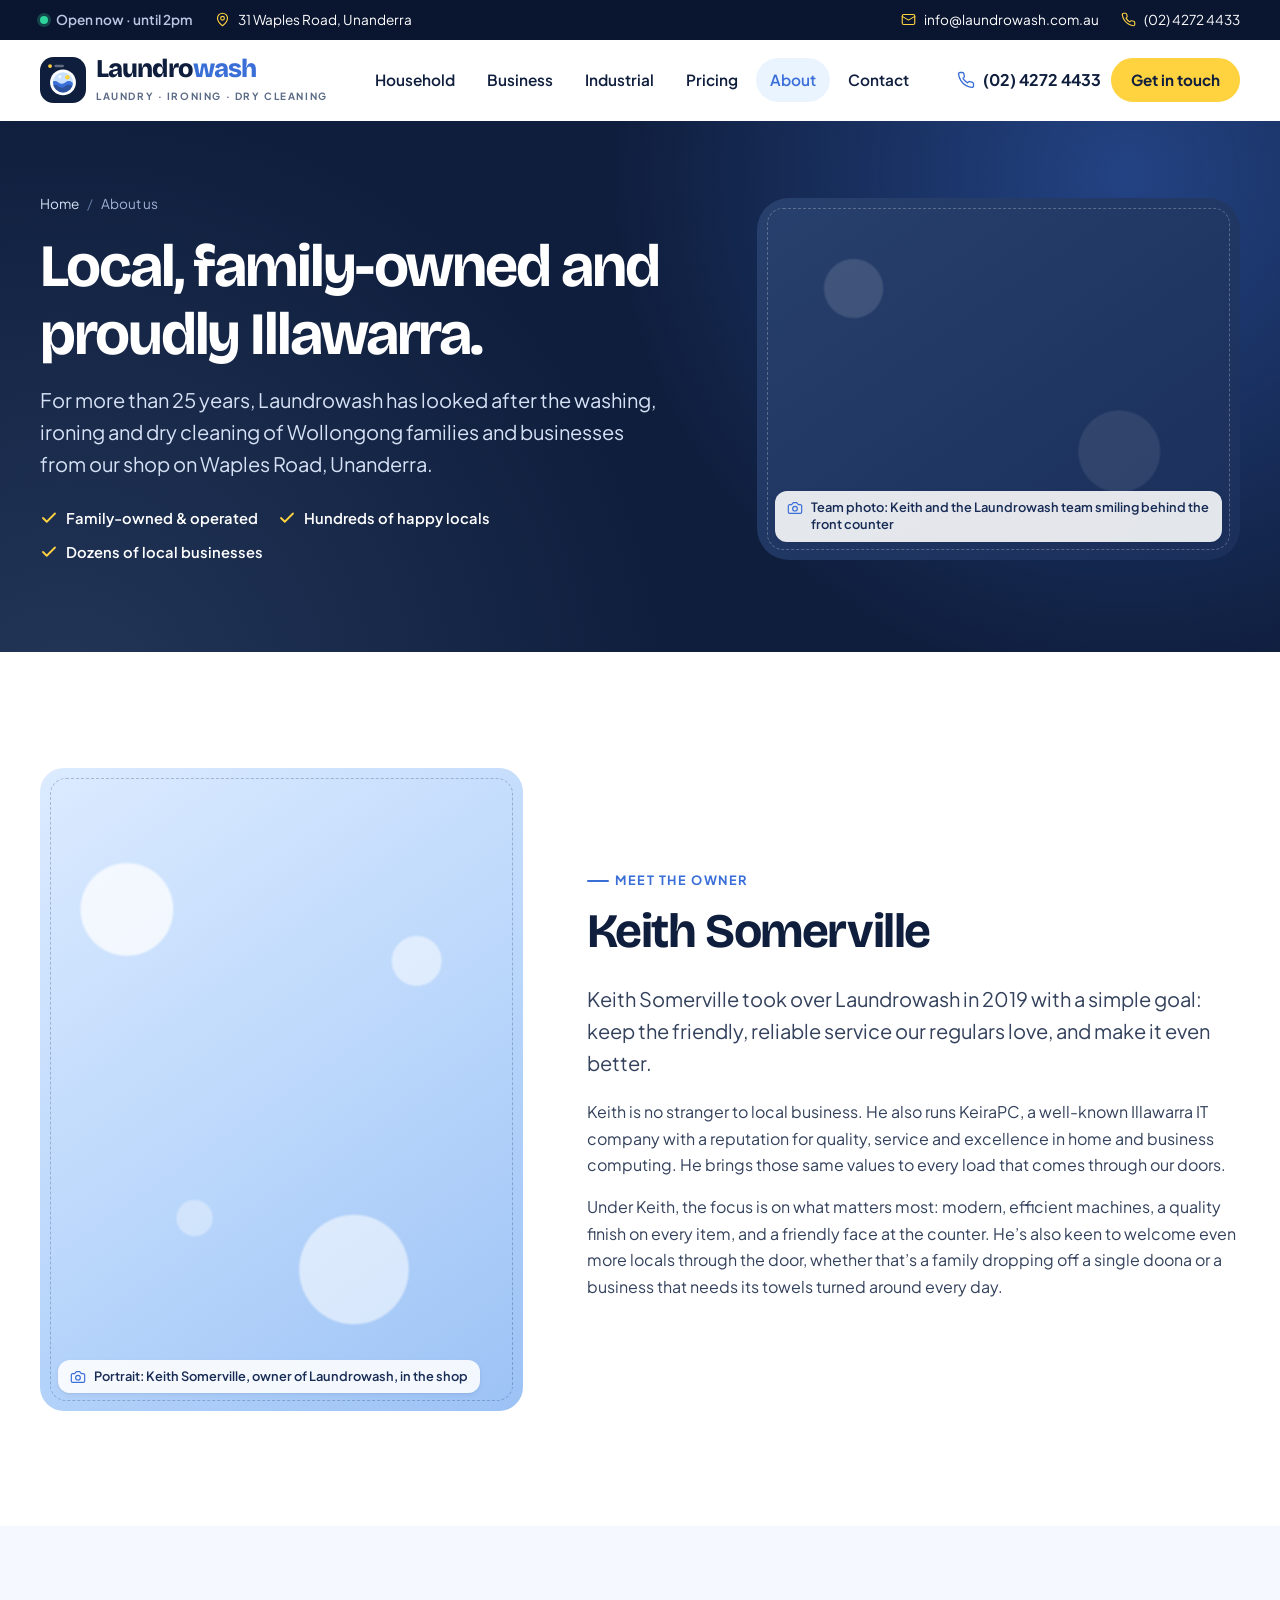
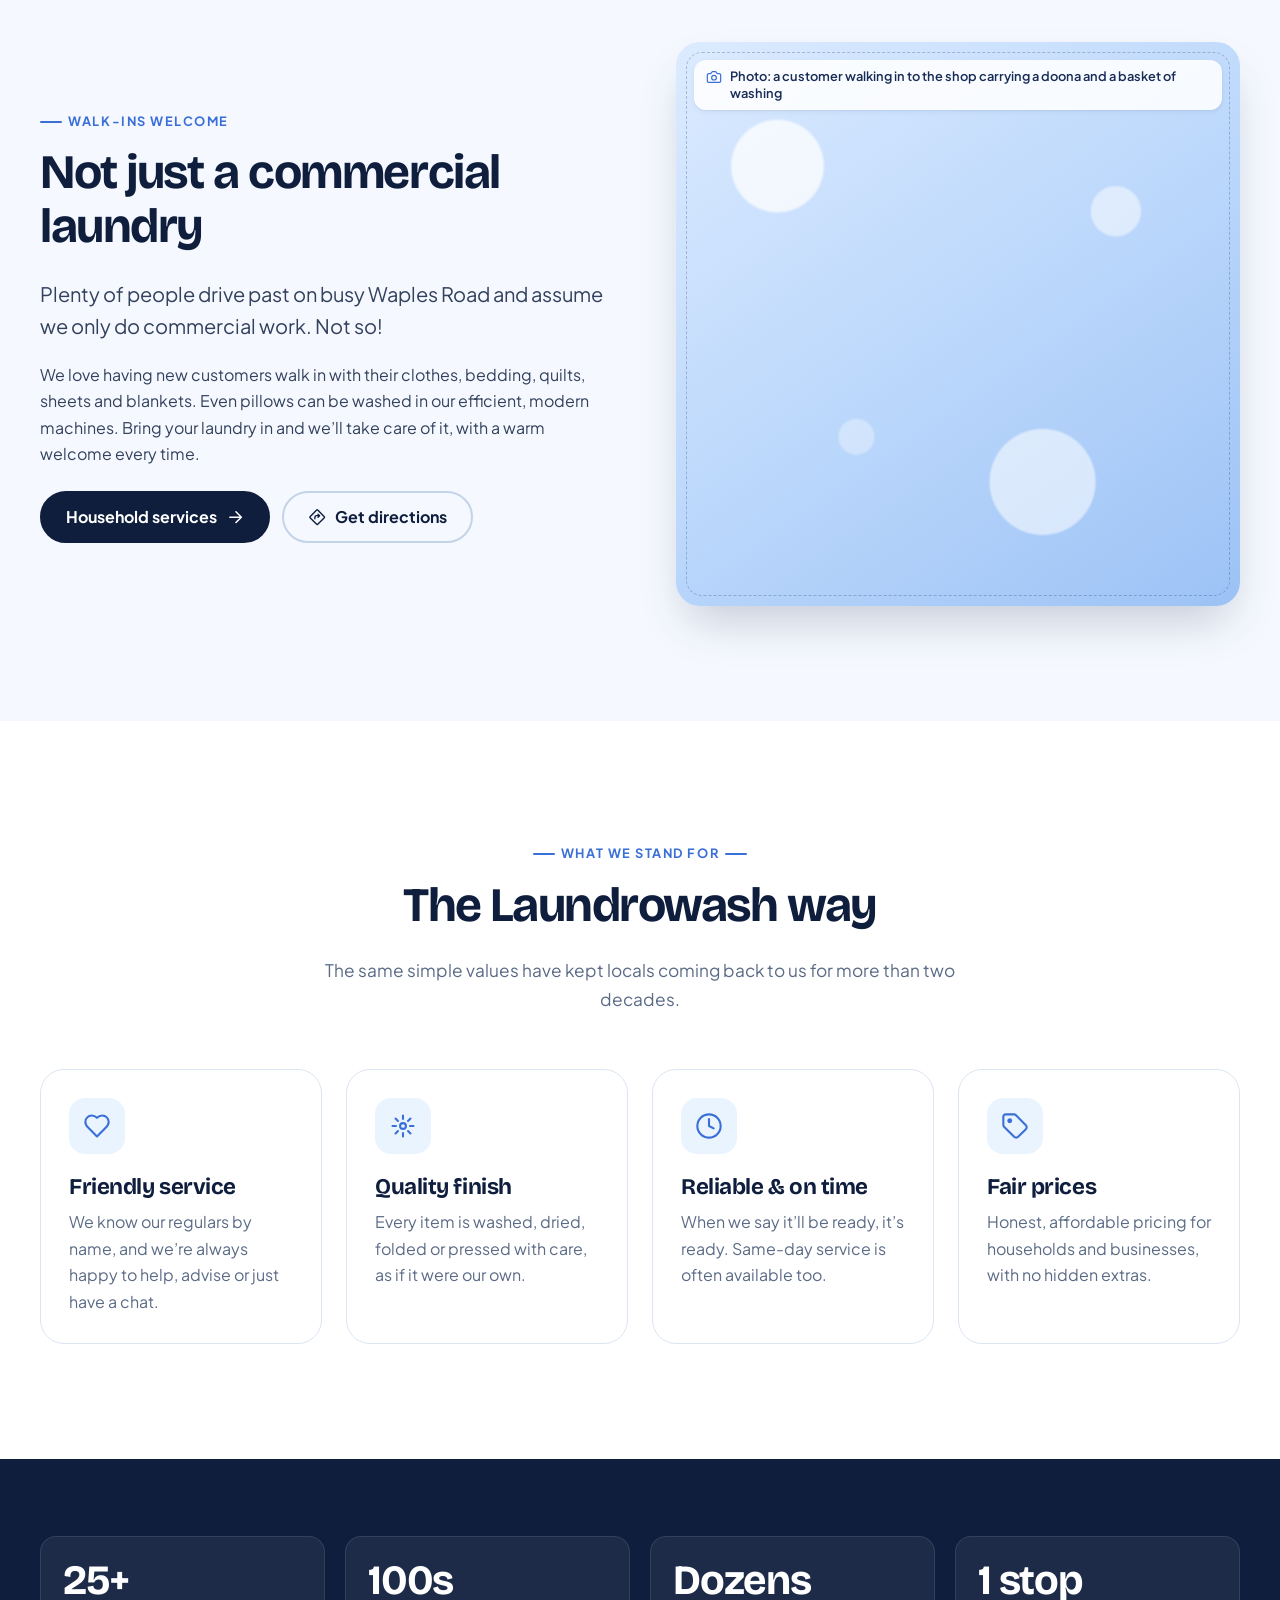
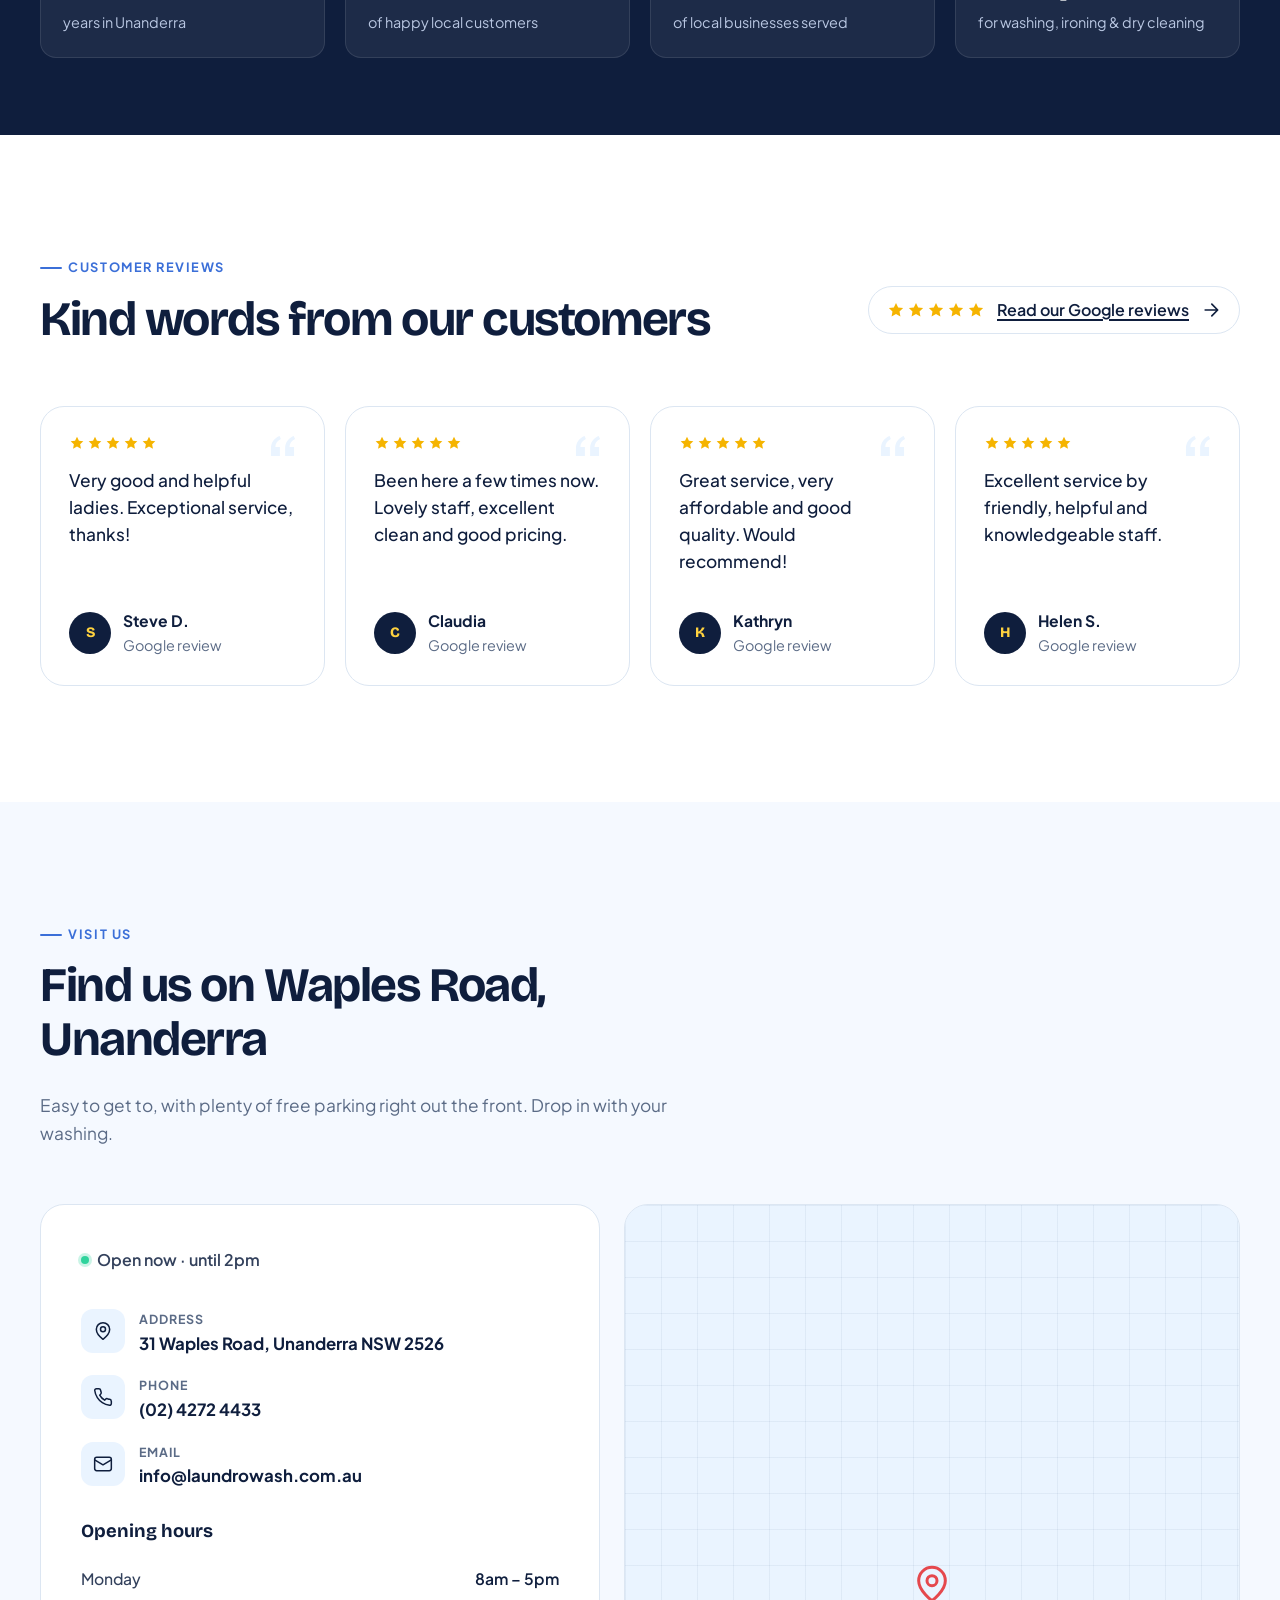
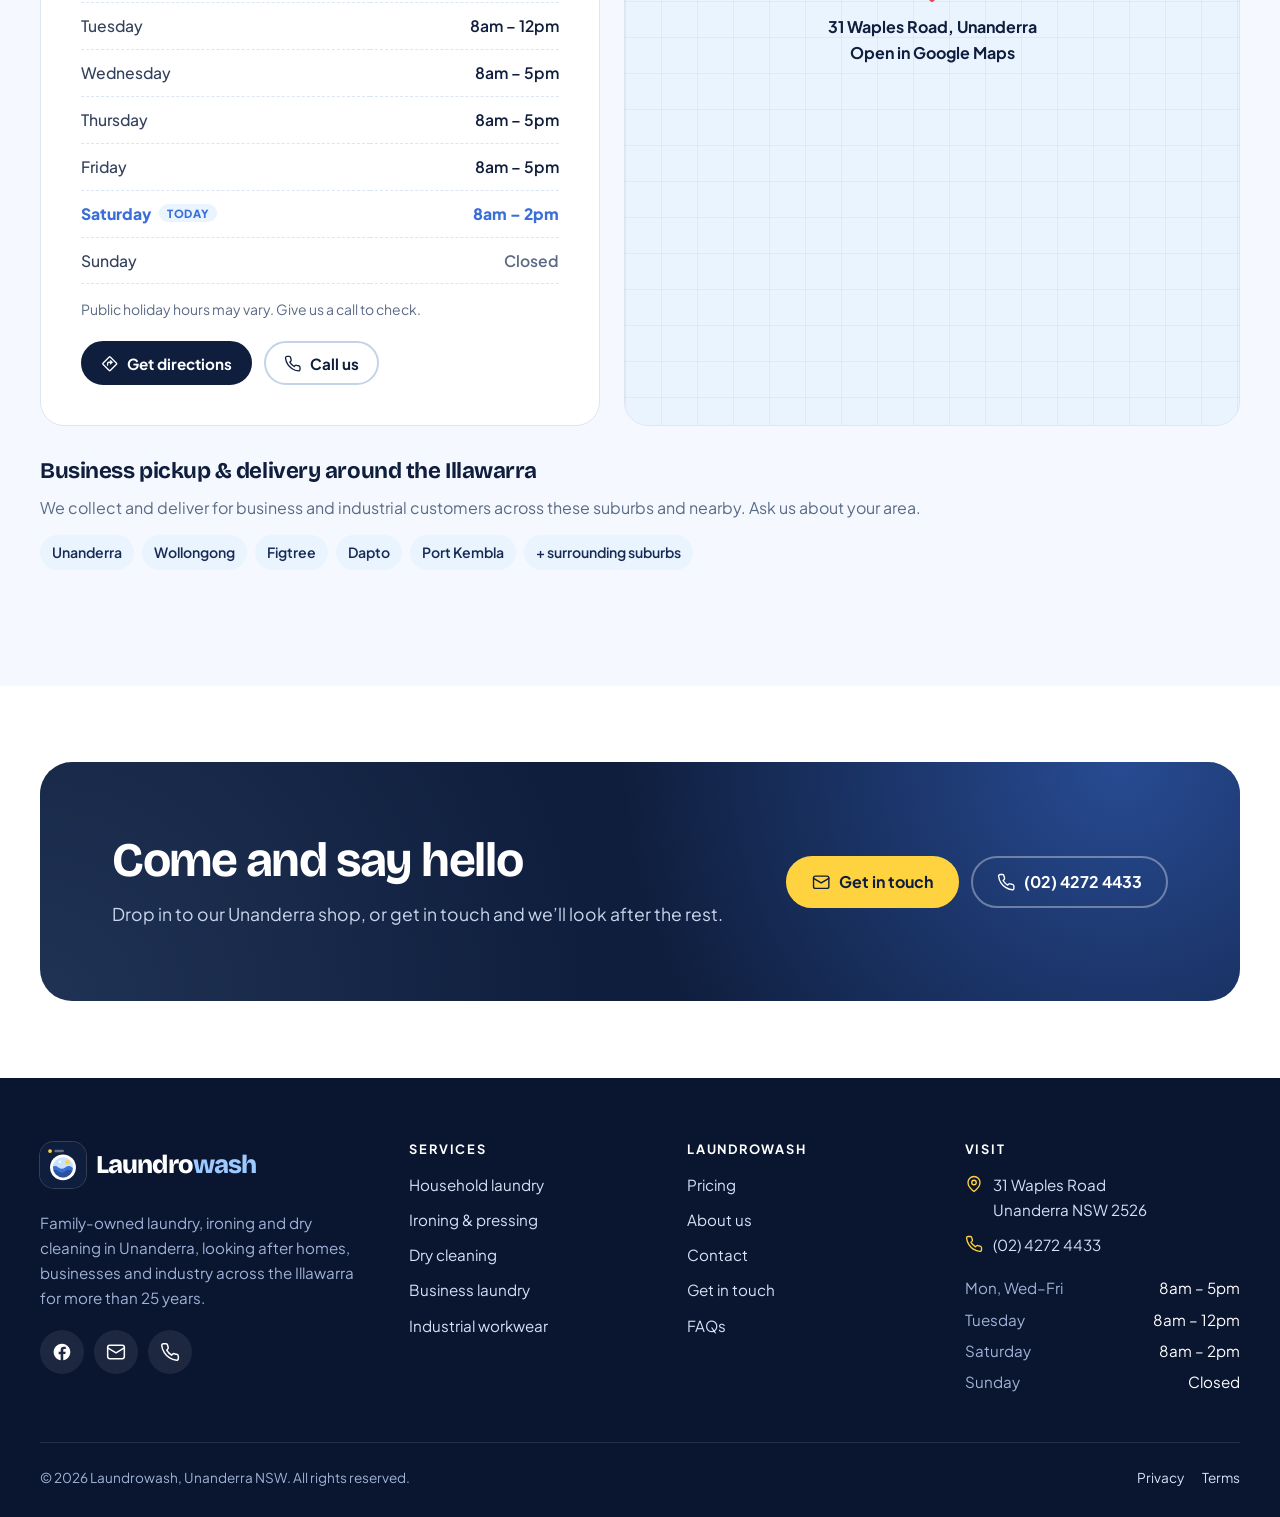
<file: about-us/index.html>
<!doctype html>
<html lang="en-AU">
<head>
  <meta charset="utf-8">
  <meta name="viewport" content="width=device-width, initial-scale=1, viewport-fit=cover">
  <title>About Laundrowash | Family-Owned Laundry in Unanderra</title>
  <meta name="description" content="Local, family-owned and proudly Illawarra. Meet owner Keith Somerville and find out why locals have trusted Laundrowash with their laundry for more than 25 years.">
  <link rel="canonical" href="https://www.laundrowash.com.au/about-us/">
  <meta name="theme-color" content="#0f1e3d">
  <meta name="format-detection" content="telephone=no">

  <meta property="og:type" content="website">
  <meta property="og:site_name" content="Laundrowash">
  <meta property="og:locale" content="en_AU">
  <meta property="og:title" content="About Laundrowash | Family-Owned Laundry in Unanderra">
  <meta property="og:description" content="Local, family-owned and proudly Illawarra. Meet owner Keith Somerville and find out why locals have trusted Laundrowash with their laundry for more than 25 years.">
  <meta property="og:url" content="https://www.laundrowash.com.au/about-us/">
  <meta property="og:image" content="https://www.laundrowash.com.au/assets/img/og-image.png">
  <meta property="og:image:width" content="1200">
  <meta property="og:image:height" content="630">
  <meta name="twitter:card" content="summary_large_image">

  <link rel="icon" href="/assets/img/favicon.svg" type="image/svg+xml">
  <link rel="icon" href="/favicon.ico" sizes="32x32">
  <link rel="apple-touch-icon" href="/assets/img/apple-touch-icon.png">
  <link rel="manifest" href="/site.webmanifest">

  <link rel="preload" href="/assets/fonts/plus-jakarta-sans-latin.woff2" as="font" type="font/woff2" crossorigin>
  <link rel="preload" href="/assets/fonts/bricolage-grotesque-latin.woff2" as="font" type="font/woff2" crossorigin>
  <link rel="stylesheet" href="/assets/css/styles.css">
  <script src="/assets/js/main.js" defer></script>

  <script type="application/ld+json">{"@context":"https://schema.org","@type":"DryCleaningOrLaundry","@id":"https://www.laundrowash.com.au/#business","name":"Laundrowash","alternateName":"Laundrowash Laundrette Unanderra","description":"Family-owned laundry in Unanderra offering washing, drying, folding, ironing and dry cleaning for households, businesses and industry across the Illawarra, with pickup and delivery for business and industrial customers.","url":"https://www.laundrowash.com.au/","telephone":"+61 2 4272 4433","email":"info@laundrowash.com.au","image":"https://www.laundrowash.com.au/assets/img/og-image.png","logo":"https://www.laundrowash.com.au/assets/img/apple-touch-icon.png","priceRange":"$$","address":{"@type":"PostalAddress","streetAddress":"31 Waples Road","addressLocality":"Unanderra","addressRegion":"NSW","postalCode":"2526","addressCountry":"AU"},"areaServed":[{"@type":"Place","name":"Unanderra"},{"@type":"Place","name":"Wollongong"},{"@type":"Place","name":"Figtree"},{"@type":"Place","name":"Dapto"},{"@type":"Place","name":"Port Kembla"},{"@type":"Place","name":"Illawarra"}],"openingHoursSpecification":[{"@type":"OpeningHoursSpecification","dayOfWeek":"Monday","opens":"08:00","closes":"17:00"},{"@type":"OpeningHoursSpecification","dayOfWeek":"Tuesday","opens":"08:00","closes":"12:00"},{"@type":"OpeningHoursSpecification","dayOfWeek":"Wednesday","opens":"08:00","closes":"17:00"},{"@type":"OpeningHoursSpecification","dayOfWeek":"Thursday","opens":"08:00","closes":"17:00"},{"@type":"OpeningHoursSpecification","dayOfWeek":"Friday","opens":"08:00","closes":"17:00"},{"@type":"OpeningHoursSpecification","dayOfWeek":"Saturday","opens":"08:00","closes":"14:00"}],"sameAs":["https://www.facebook.com/laundrowashlaundrette/"]}</script>
  <script type="application/ld+json">{"@context":"https://schema.org","@type":"BreadcrumbList","itemListElement":[{"@type":"ListItem","position":1,"name":"Home","item":"https://www.laundrowash.com.au/"},{"@type":"ListItem","position":2,"name":"About us","item":"https://www.laundrowash.com.au/about-us/"}]}</script>
</head>
<body>
<a class="skip-link" href="#main">Skip to content</a>

<div class="topbar">
  <div class="container">
    <div class="topbar__group">
      <span class="topbar__item status" data-open-status><span class="status__dot"></span><span class="status__text">Mon–Fri from 8am · Sat 8am–2pm</span></span>
      <a class="topbar__item" href="https://www.google.com/maps/dir/?api=1&destination=Laundrowash%2C%2031%20Waples%20Road%2C%20Unanderra%20NSW%202526" target="_blank" rel="noopener"><svg class="icon" aria-hidden="true"><use href="/assets/img/icons.svg#i-pin"></use></svg>31 Waples Road, Unanderra</a>
    </div>
    <div class="topbar__group">
      <a class="topbar__item" href="mailto:info@laundrowash.com.au"><svg class="icon" aria-hidden="true"><use href="/assets/img/icons.svg#i-mail"></use></svg>info@laundrowash.com.au</a>
      <a class="topbar__item" href="tel:+61242724433"><svg class="icon" aria-hidden="true"><use href="/assets/img/icons.svg#i-phone"></use></svg>(02) 4272 4433</a>
    </div>
  </div>
</div>

<header class="site-header">
  <div class="container">
    <a class="brand" href="/" aria-label="Laundrowash home">
      <img class="brand__mark" src="/assets/img/logo-mark.svg" alt="" width="46" height="46">
      <span><span class="brand__name">Laundro<span>wash</span></span><span class="brand__tag">Laundry · Ironing · Dry cleaning</span></span>
    </a>
    <nav class="nav" aria-label="Main">
      <ul class="nav__list">
        <li><a class="nav__link" href="/domestic/">Household</a></li>
        <li><a class="nav__link" href="/commercial/">Business</a></li>
        <li><a class="nav__link" href="/industrial/">Industrial</a></li>
        <li><a class="nav__link" href="/pricing/">Pricing</a></li>
        <li><a class="nav__link" href="/about-us/" aria-current="page">About</a></li>
        <li><a class="nav__link" href="/contact/">Contact</a></li>
      </ul>
    </nav>
    <div class="header-actions">
      <a class="header-phone" href="tel:+61242724433"><svg class="icon" aria-hidden="true"><use href="/assets/img/icons.svg#i-phone"></use></svg>(02) 4272 4433</a>
      <a class="btn btn--sun btn--sm header-cta" href="/contact/#book">Get in touch</a>
      <button class="menu-toggle" type="button" aria-expanded="false" aria-controls="mobile-menu">
        <svg class="icon icon-menu" aria-hidden="true"><use href="/assets/img/icons.svg#i-menu"></use></svg><svg class="icon icon-close" aria-hidden="true"><use href="/assets/img/icons.svg#i-close"></use></svg><span class="menu-toggle__label">Menu</span>
      </button>
    </div>
  </div>
</header>

<div class="mobile-menu" id="mobile-menu">
  <nav aria-label="Mobile">
    <ul class="mobile-menu__list">
      <li><a href="/">Home <svg class="icon" aria-hidden="true"><use href="/assets/img/icons.svg#i-arrow"></use></svg></a></li>
      <li><a href="/domestic/">Household laundry <svg class="icon" aria-hidden="true"><use href="/assets/img/icons.svg#i-arrow"></use></svg></a></li>
      <li><a href="/commercial/">Business laundry <svg class="icon" aria-hidden="true"><use href="/assets/img/icons.svg#i-arrow"></use></svg></a></li>
      <li><a href="/industrial/">Industrial workwear <svg class="icon" aria-hidden="true"><use href="/assets/img/icons.svg#i-arrow"></use></svg></a></li>
      <li><a href="/pricing/">Pricing <svg class="icon" aria-hidden="true"><use href="/assets/img/icons.svg#i-arrow"></use></svg></a></li>
      <li><a href="/about-us/" aria-current="page">About <svg class="icon" aria-hidden="true"><use href="/assets/img/icons.svg#i-arrow"></use></svg></a></li>
      <li><a href="/contact/">Contact <svg class="icon" aria-hidden="true"><use href="/assets/img/icons.svg#i-arrow"></use></svg></a></li>
    </ul>
  </nav>
  <div class="mobile-menu__cta">
    <a class="btn btn--sun btn--block" href="/contact/#book"><svg class="icon" aria-hidden="true"><use href="/assets/img/icons.svg#i-mail"></use></svg> Get in touch</a>
    <a class="btn btn--ghost btn--block" href="tel:+61242724433"><svg class="icon" aria-hidden="true"><use href="/assets/img/icons.svg#i-phone"></use></svg> Call (02) 4272 4433</a>
  </div>
  <div class="mobile-menu__info">
    <p class="status" data-open-status><span class="status__dot"></span><span class="status__text">Mon–Fri from 8am · Sat 8am–2pm</span></p>
    <p><svg class="icon" aria-hidden="true"><use href="/assets/img/icons.svg#i-pin"></use></svg> 31 Waples Road, Unanderra NSW 2526</p>
    <p><svg class="icon" aria-hidden="true"><use href="/assets/img/icons.svg#i-mail"></use></svg> <a href="mailto:info@laundrowash.com.au">info@laundrowash.com.au</a></p>
  </div>
</div>

<main id="main">
<section class="page-hero">
  <div class="container page-hero__grid">
    <div>
      <ol class="breadcrumbs" aria-label="Breadcrumb"><li><a href="/">Home</a></li><li aria-current="page">About us</li></ol>
      <h1>Local, family-owned and proudly Illawarra.</h1>
      <p class="lead">For more than 25 years, Laundrowash has looked after the washing, ironing and dry cleaning of Wollongong families and businesses from our shop on Waples Road, Unanderra.</p>
      <ul class="page-hero__points">
        <li><svg class="icon" aria-hidden="true"><use href="/assets/img/icons.svg#i-check"></use></svg> Family-owned &amp; operated</li>
        <li><svg class="icon" aria-hidden="true"><use href="/assets/img/icons.svg#i-check"></use></svg> Hundreds of happy locals</li>
        <li><svg class="icon" aria-hidden="true"><use href="/assets/img/icons.svg#i-check"></use></svg> Dozens of local businesses</li>
      </ul>
    </div>
    <div class="ph ph--navy" role="img" aria-label="Photo placeholder: Team photo: Keith and the Laundrowash team smiling behind the front counter"><span class="ph__label"><svg class="icon" aria-hidden="true"><use href="/assets/img/icons.svg#i-camera"></use></svg><span>Team photo: Keith and the Laundrowash team smiling behind the front counter</span></span></div>
  </div>
</section>

<section class="section" aria-labelledby="keith-title">
  <div class="container owner">
    <div class="reveal">
      <div class="ph ph--portrait" role="img" aria-label="Photo placeholder: Portrait: Keith Somerville, owner of Laundrowash, in the shop"><span class="ph__label"><svg class="icon" aria-hidden="true"><use href="/assets/img/icons.svg#i-camera"></use></svg><span>Portrait: Keith Somerville, owner of Laundrowash, in the shop</span></span></div>
    </div>
    <div class="reveal reveal-d1">
      <p class="eyebrow">Meet the owner</p>
      <h2 id="keith-title">Keith Somerville</h2>
      <p class="lead">Keith Somerville took over Laundrowash in 2019 with a simple goal: keep the friendly, reliable service our regulars love, and make it even better.</p>
      <p>Keith is no stranger to local business. He also runs KeiraPC, a well-known Illawarra IT company with a reputation for quality, service and excellence in home and business computing. He brings those same values to every load that comes through our doors.</p>
      <p>Under Keith, the focus is on what matters most: modern, efficient machines, a quality finish on every item, and a friendly face at the counter. He&rsquo;s also keen to welcome even more locals through the door, whether that&rsquo;s a family dropping off a single doona or a business that needs its towels turned around every day.</p>
    </div>
  </div>
</section>

<section class="section section--soft" aria-labelledby="secret-title">
  <div class="container split split--reverse">
    <div class="split__media reveal">
      <div class="ph ph--square" role="img" aria-label="Photo placeholder: Photo: a customer walking in to the shop carrying a doona and a basket of washing"><span class="ph__label"><svg class="icon" aria-hidden="true"><use href="/assets/img/icons.svg#i-camera"></use></svg><span>Photo: a customer walking in to the shop carrying a doona and a basket of washing</span></span></div>
    </div>
    <div class="reveal reveal-d1">
      <p class="eyebrow">Walk-ins welcome</p>
      <h2 id="secret-title">Not just a commercial laundry</h2>
      <p class="lead">Plenty of people drive past on busy Waples Road and assume we only do commercial work. Not so!</p>
      <p>We love having new customers walk in with their clothes, bedding, quilts, sheets and blankets. Even pillows can be washed in our efficient, modern machines. Bring your laundry in and we&rsquo;ll take care of it, with a warm welcome every time.</p>
      <div class="btn-row" style="margin-top:24px">
        <a class="btn" href="/domestic/">Household services <svg class="icon" aria-hidden="true"><use href="/assets/img/icons.svg#i-arrow"></use></svg></a>
        <a class="btn btn--ghost" href="https://www.google.com/maps/dir/?api=1&destination=Laundrowash%2C%2031%20Waples%20Road%2C%20Unanderra%20NSW%202526" target="_blank" rel="noopener"><svg class="icon" aria-hidden="true"><use href="/assets/img/icons.svg#i-directions"></use></svg> Get directions</a>
      </div>
    </div>
  </div>
</section>

<section class="section" aria-labelledby="values-title">
  <div class="container">
    <div class="section-head text-center">
      <p class="eyebrow">What we stand for</p>
      <h2 id="values-title">The Laundrowash way</h2>
      <p>The same simple values have kept locals coming back to us for more than two decades.</p>
    </div>
    <div class="grid grid--4">
      <article class="card reveal"><span class="card__icon"><svg class="icon" aria-hidden="true"><use href="/assets/img/icons.svg#i-heart"></use></svg></span><h3>Friendly service</h3><p>We know our regulars by name, and we&rsquo;re always happy to help, advise or just have a chat.</p></article>
      <article class="card reveal reveal-d1"><span class="card__icon"><svg class="icon" aria-hidden="true"><use href="/assets/img/icons.svg#i-sparkle"></use></svg></span><h3>Quality finish</h3><p>Every item is washed, dried, folded or pressed with care, as if it were our own.</p></article>
      <article class="card reveal reveal-d2"><span class="card__icon"><svg class="icon" aria-hidden="true"><use href="/assets/img/icons.svg#i-clock"></use></svg></span><h3>Reliable &amp; on time</h3><p>When we say it&rsquo;ll be ready, it&rsquo;s ready. Same-day service is often available too.</p></article>
      <article class="card reveal reveal-d3"><span class="card__icon"><svg class="icon" aria-hidden="true"><use href="/assets/img/icons.svg#i-tag"></use></svg></span><h3>Fair prices</h3><p>Honest, affordable pricing for households and businesses, with no hidden extras.</p></article>
    </div>
  </div>
</section>

<section class="section section--navy section--tight">
  <div class="container">
    <ul class="stats">
      <li class="stat reveal"><strong>25+</strong><span>years in Unanderra</span></li>
      <li class="stat reveal reveal-d1"><strong>100s</strong><span>of happy local customers</span></li>
      <li class="stat reveal reveal-d2"><strong>Dozens</strong><span>of local businesses served</span></li>
      <li class="stat reveal reveal-d3"><strong>1 stop</strong><span>for washing, ironing &amp; dry cleaning</span></li>
    </ul>
  </div>
</section>

<section class="section" aria-labelledby="reviews-title">
  <div class="container">
    <div class="reviews__summary">
      <div>
        <p class="eyebrow">Customer reviews</p>
        <h2 id="reviews-title" class="mt-0">Kind words from our customers</h2>
      </div>
      <a class="rating-pill" href="https://www.google.com/search?q=Laundrowash+Unanderra+reviews" target="_blank" rel="noopener"><span class="stars" role="img" aria-label="5 out of 5 stars"><svg class="icon" aria-hidden="true"><use href="/assets/img/icons.svg#i-star"></use></svg><svg class="icon" aria-hidden="true"><use href="/assets/img/icons.svg#i-star"></use></svg><svg class="icon" aria-hidden="true"><use href="/assets/img/icons.svg#i-star"></use></svg><svg class="icon" aria-hidden="true"><use href="/assets/img/icons.svg#i-star"></use></svg><svg class="icon" aria-hidden="true"><use href="/assets/img/icons.svg#i-star"></use></svg></span> Read our Google reviews <svg class="icon" aria-hidden="true"><use href="/assets/img/icons.svg#i-arrow"></use></svg></a>
    </div>
    <div class="reviews">
  <figure class="review reveal reveal-d0">
    <svg class="review__quote-icon" aria-hidden="true"><use href="/assets/img/icons.svg#i-quote"></use></svg>
    <span class="stars" role="img" aria-label="5 out of 5 stars"><svg class="icon" aria-hidden="true"><use href="/assets/img/icons.svg#i-star"></use></svg><svg class="icon" aria-hidden="true"><use href="/assets/img/icons.svg#i-star"></use></svg><svg class="icon" aria-hidden="true"><use href="/assets/img/icons.svg#i-star"></use></svg><svg class="icon" aria-hidden="true"><use href="/assets/img/icons.svg#i-star"></use></svg><svg class="icon" aria-hidden="true"><use href="/assets/img/icons.svg#i-star"></use></svg></span>
    <blockquote><p>Very good and helpful ladies. Exceptional service, thanks!</p></blockquote>
    <figcaption><span class="review__avatar" aria-hidden="true">S</span><span><strong>Steve D.</strong>Google review</span></figcaption>
  </figure>
  <figure class="review reveal reveal-d1">
    <svg class="review__quote-icon" aria-hidden="true"><use href="/assets/img/icons.svg#i-quote"></use></svg>
    <span class="stars" role="img" aria-label="5 out of 5 stars"><svg class="icon" aria-hidden="true"><use href="/assets/img/icons.svg#i-star"></use></svg><svg class="icon" aria-hidden="true"><use href="/assets/img/icons.svg#i-star"></use></svg><svg class="icon" aria-hidden="true"><use href="/assets/img/icons.svg#i-star"></use></svg><svg class="icon" aria-hidden="true"><use href="/assets/img/icons.svg#i-star"></use></svg><svg class="icon" aria-hidden="true"><use href="/assets/img/icons.svg#i-star"></use></svg></span>
    <blockquote><p>Been here a few times now. Lovely staff, excellent clean and good pricing.</p></blockquote>
    <figcaption><span class="review__avatar" aria-hidden="true">C</span><span><strong>Claudia</strong>Google review</span></figcaption>
  </figure>
  <figure class="review reveal reveal-d2">
    <svg class="review__quote-icon" aria-hidden="true"><use href="/assets/img/icons.svg#i-quote"></use></svg>
    <span class="stars" role="img" aria-label="5 out of 5 stars"><svg class="icon" aria-hidden="true"><use href="/assets/img/icons.svg#i-star"></use></svg><svg class="icon" aria-hidden="true"><use href="/assets/img/icons.svg#i-star"></use></svg><svg class="icon" aria-hidden="true"><use href="/assets/img/icons.svg#i-star"></use></svg><svg class="icon" aria-hidden="true"><use href="/assets/img/icons.svg#i-star"></use></svg><svg class="icon" aria-hidden="true"><use href="/assets/img/icons.svg#i-star"></use></svg></span>
    <blockquote><p>Great service, very affordable and good quality. Would recommend!</p></blockquote>
    <figcaption><span class="review__avatar" aria-hidden="true">K</span><span><strong>Kathryn</strong>Google review</span></figcaption>
  </figure>
  <figure class="review reveal reveal-d3">
    <svg class="review__quote-icon" aria-hidden="true"><use href="/assets/img/icons.svg#i-quote"></use></svg>
    <span class="stars" role="img" aria-label="5 out of 5 stars"><svg class="icon" aria-hidden="true"><use href="/assets/img/icons.svg#i-star"></use></svg><svg class="icon" aria-hidden="true"><use href="/assets/img/icons.svg#i-star"></use></svg><svg class="icon" aria-hidden="true"><use href="/assets/img/icons.svg#i-star"></use></svg><svg class="icon" aria-hidden="true"><use href="/assets/img/icons.svg#i-star"></use></svg><svg class="icon" aria-hidden="true"><use href="/assets/img/icons.svg#i-star"></use></svg></span>
    <blockquote><p>Excellent service by friendly, helpful and knowledgeable staff.</p></blockquote>
    <figcaption><span class="review__avatar" aria-hidden="true">H</span><span><strong>Helen S.</strong>Google review</span></figcaption>
  </figure>
</div>
  </div>
</section>

<section class="section section--soft" id="visit" aria-labelledby="visit-title">
  <div class="container">
    <div class="section-head">
      <p class="eyebrow">Visit us</p>
      <h2 id="visit-title">Find us on Waples Road, Unanderra</h2>
      <p>Easy to get to, with plenty of free parking right out the front. Drop in with your washing.</p>
    </div>
    <div class="visit">
      <div class="visit__card reveal">
        <p class="status" data-open-status><span class="status__dot"></span><span class="status__text">See opening hours below</span></p>
        <ul class="contact-list">
          <li><span class="tile__icon"><svg class="icon" aria-hidden="true"><use href="/assets/img/icons.svg#i-pin"></use></svg></span><div><small>Address</small><a href="https://www.google.com/maps/dir/?api=1&destination=Laundrowash%2C%2031%20Waples%20Road%2C%20Unanderra%20NSW%202526" target="_blank" rel="noopener">31 Waples Road, Unanderra NSW 2526</a></div></li>
          <li><span class="tile__icon"><svg class="icon" aria-hidden="true"><use href="/assets/img/icons.svg#i-phone"></use></svg></span><div><small>Phone</small><a href="tel:+61242724433">(02) 4272 4433</a></div></li>
          <li><span class="tile__icon"><svg class="icon" aria-hidden="true"><use href="/assets/img/icons.svg#i-mail"></use></svg></span><div><small>Email</small><a href="mailto:info@laundrowash.com.au">info@laundrowash.com.au</a></div></li>
        </ul>
        <table class="hours">
  <caption>Opening hours</caption>
  <tbody>
    <tr data-day="1"><th scope="row">Monday</th><td>8am – 5pm</td></tr>
    <tr data-day="2"><th scope="row">Tuesday</th><td>8am – 12pm</td></tr>
    <tr data-day="3"><th scope="row">Wednesday</th><td>8am – 5pm</td></tr>
    <tr data-day="4"><th scope="row">Thursday</th><td>8am – 5pm</td></tr>
    <tr data-day="5"><th scope="row">Friday</th><td>8am – 5pm</td></tr>
    <tr data-day="6"><th scope="row">Saturday</th><td>8am – 2pm</td></tr>
    <tr data-day="0"><th scope="row">Sunday</th><td class="closed">Closed</td></tr>
  </tbody>
</table>
        <p class="small muted" style="margin-top:14px">Public holiday hours may vary. Give us a call to check.</p>
        <div class="btn-row" style="margin-top:20px">
          <a class="btn btn--sm" href="https://www.google.com/maps/dir/?api=1&destination=Laundrowash%2C%2031%20Waples%20Road%2C%20Unanderra%20NSW%202526" target="_blank" rel="noopener"><svg class="icon" aria-hidden="true"><use href="/assets/img/icons.svg#i-directions"></use></svg> Get directions</a>
          <a class="btn btn--ghost btn--sm" href="tel:+61242724433"><svg class="icon" aria-hidden="true"><use href="/assets/img/icons.svg#i-phone"></use></svg> Call us</a>
        </div>
      </div>
      <div class="visit__map reveal reveal-d1">
        <a class="visit__map-fallback" href="https://www.google.com/maps/dir/?api=1&destination=Laundrowash%2C%2031%20Waples%20Road%2C%20Unanderra%20NSW%202526" target="_blank" rel="noopener"><svg class="icon" aria-hidden="true"><use href="/assets/img/icons.svg#i-pin"></use></svg><span>31 Waples Road, Unanderra<br>Open in Google Maps</span></a>
        <iframe src="https://www.google.com/maps?q=Laundrowash,+31+Waples+Road,+Unanderra+NSW+2526&output=embed" title="Map showing Laundrowash at 31 Waples Road, Unanderra" loading="lazy" referrerpolicy="no-referrer-when-downgrade" allowfullscreen></iframe>
      </div>
    </div>
    <div style="margin-top:32px">
      <h3>Business pickup &amp; delivery around the Illawarra</h3>
      <p class="muted" style="margin:0">We collect and deliver for business and industrial customers across these suburbs and nearby. Ask us about your area.</p>
      <ul class="suburbs"><li>Unanderra</li><li>Wollongong</li><li>Figtree</li><li>Dapto</li><li>Port Kembla</li><li>+ surrounding suburbs</li></ul>
    </div>
  </div>
</section>

<section class="section section--tight">
  <div class="container">
    <div class="cta-panel reveal">
      <div>
        <h2>Come and say hello</h2>
        <p>Drop in to our Unanderra shop, or get in touch and we&rsquo;ll look after the rest.</p>
      </div>
      <div class="btn-row">
        <a class="btn btn--sun" href="/contact/#book"><svg class="icon" aria-hidden="true"><use href="/assets/img/icons.svg#i-mail"></use></svg> Get in touch</a>
        <a class="btn btn--outline-light" href="tel:+61242724433"><svg class="icon" aria-hidden="true"><use href="/assets/img/icons.svg#i-phone"></use></svg> (02) 4272 4433</a>
      </div>
    </div>
  </div>
</section>
</main>

<footer class="site-footer">
  <div class="container">
    <div class="footer-grid">
      <div class="footer-brand">
        <a class="brand" href="/" aria-label="Laundrowash home">
          <img class="brand__mark" src="/assets/img/logo-mark.svg" alt="" width="46" height="46" loading="lazy">
          <span class="brand__name">Laundro<span>wash</span></span>
        </a>
        <p>Family-owned laundry, ironing and dry cleaning in Unanderra, looking after homes, businesses and industry across the Illawarra for more than 25 years.</p>
        <div class="social">
          <a href="https://www.facebook.com/laundrowashlaundrette/" target="_blank" rel="noopener" aria-label="Laundrowash on Facebook"><svg class="icon" aria-hidden="true"><use href="/assets/img/icons.svg#i-facebook"></use></svg></a>
          <a href="mailto:info@laundrowash.com.au" aria-label="Email Laundrowash"><svg class="icon" aria-hidden="true"><use href="/assets/img/icons.svg#i-mail"></use></svg></a>
          <a href="tel:+61242724433" aria-label="Call Laundrowash"><svg class="icon" aria-hidden="true"><use href="/assets/img/icons.svg#i-phone"></use></svg></a>
        </div>
      </div>
      <div class="footer-col">
        <h2>Services</h2>
        <ul>
          <li><a href="/domestic/">Household laundry</a></li>
          <li><a href="/domestic/#ironing">Ironing &amp; pressing</a></li>
          <li><a href="/domestic/#dry-cleaning">Dry cleaning</a></li>
          <li><a href="/commercial/">Business laundry</a></li>
          <li><a href="/industrial/">Industrial workwear</a></li>
        </ul>
      </div>
      <div class="footer-col">
        <h2>Laundrowash</h2>
        <ul>
          <li><a href="/pricing/">Pricing</a></li>
          <li><a href="/about-us/">About us</a></li>
          <li><a href="/contact/">Contact</a></li>
          <li><a href="/contact/#book">Get in touch</a></li>
          <li><a href="/#faq">FAQs</a></li>
        </ul>
      </div>
      <div class="footer-col">
        <h2>Visit</h2>
        <ul>
          <li><svg class="icon" aria-hidden="true"><use href="/assets/img/icons.svg#i-pin"></use></svg><a href="https://www.google.com/maps/dir/?api=1&destination=Laundrowash%2C%2031%20Waples%20Road%2C%20Unanderra%20NSW%202526" target="_blank" rel="noopener">31 Waples Road<br>Unanderra NSW 2526</a></li>
          <li><svg class="icon" aria-hidden="true"><use href="/assets/img/icons.svg#i-phone"></use></svg><a href="tel:+61242724433">(02) 4272 4433</a></li>
        </ul>
        <dl class="footer-hours" style="margin-top:18px">
          <dt>Mon, Wed–Fri</dt><dd>8am – 5pm</dd>
          <dt>Tuesday</dt><dd>8am – 12pm</dd>
          <dt>Saturday</dt><dd>8am – 2pm</dd>
          <dt>Sunday</dt><dd>Closed</dd>
        </dl>
      </div>
    </div>
    <div class="footer-bottom">
      <p style="margin:0">&copy; <span data-year>2026</span> Laundrowash, Unanderra NSW. All rights reserved.</p>
      <ul>
        <li><a href="/privacy-policy/">Privacy</a></li>
        <li><a href="/terms-conditions/">Terms</a></li>
      </ul>
    </div>
  </div>
</footer>

<nav class="action-bar" aria-label="Quick actions">
  <a href="tel:+61242724433"><svg class="icon" aria-hidden="true"><use href="/assets/img/icons.svg#i-phone"></use></svg>Call</a>
  <a href="https://www.google.com/maps/dir/?api=1&destination=Laundrowash%2C%2031%20Waples%20Road%2C%20Unanderra%20NSW%202526" target="_blank" rel="noopener"><svg class="icon" aria-hidden="true"><use href="/assets/img/icons.svg#i-directions"></use></svg>Directions</a>
  <a class="action-bar__primary" href="/contact/#book"><svg class="icon" aria-hidden="true"><use href="/assets/img/icons.svg#i-mail"></use></svg>Get in touch</a>
</nav>
</body>
</html>
</file>
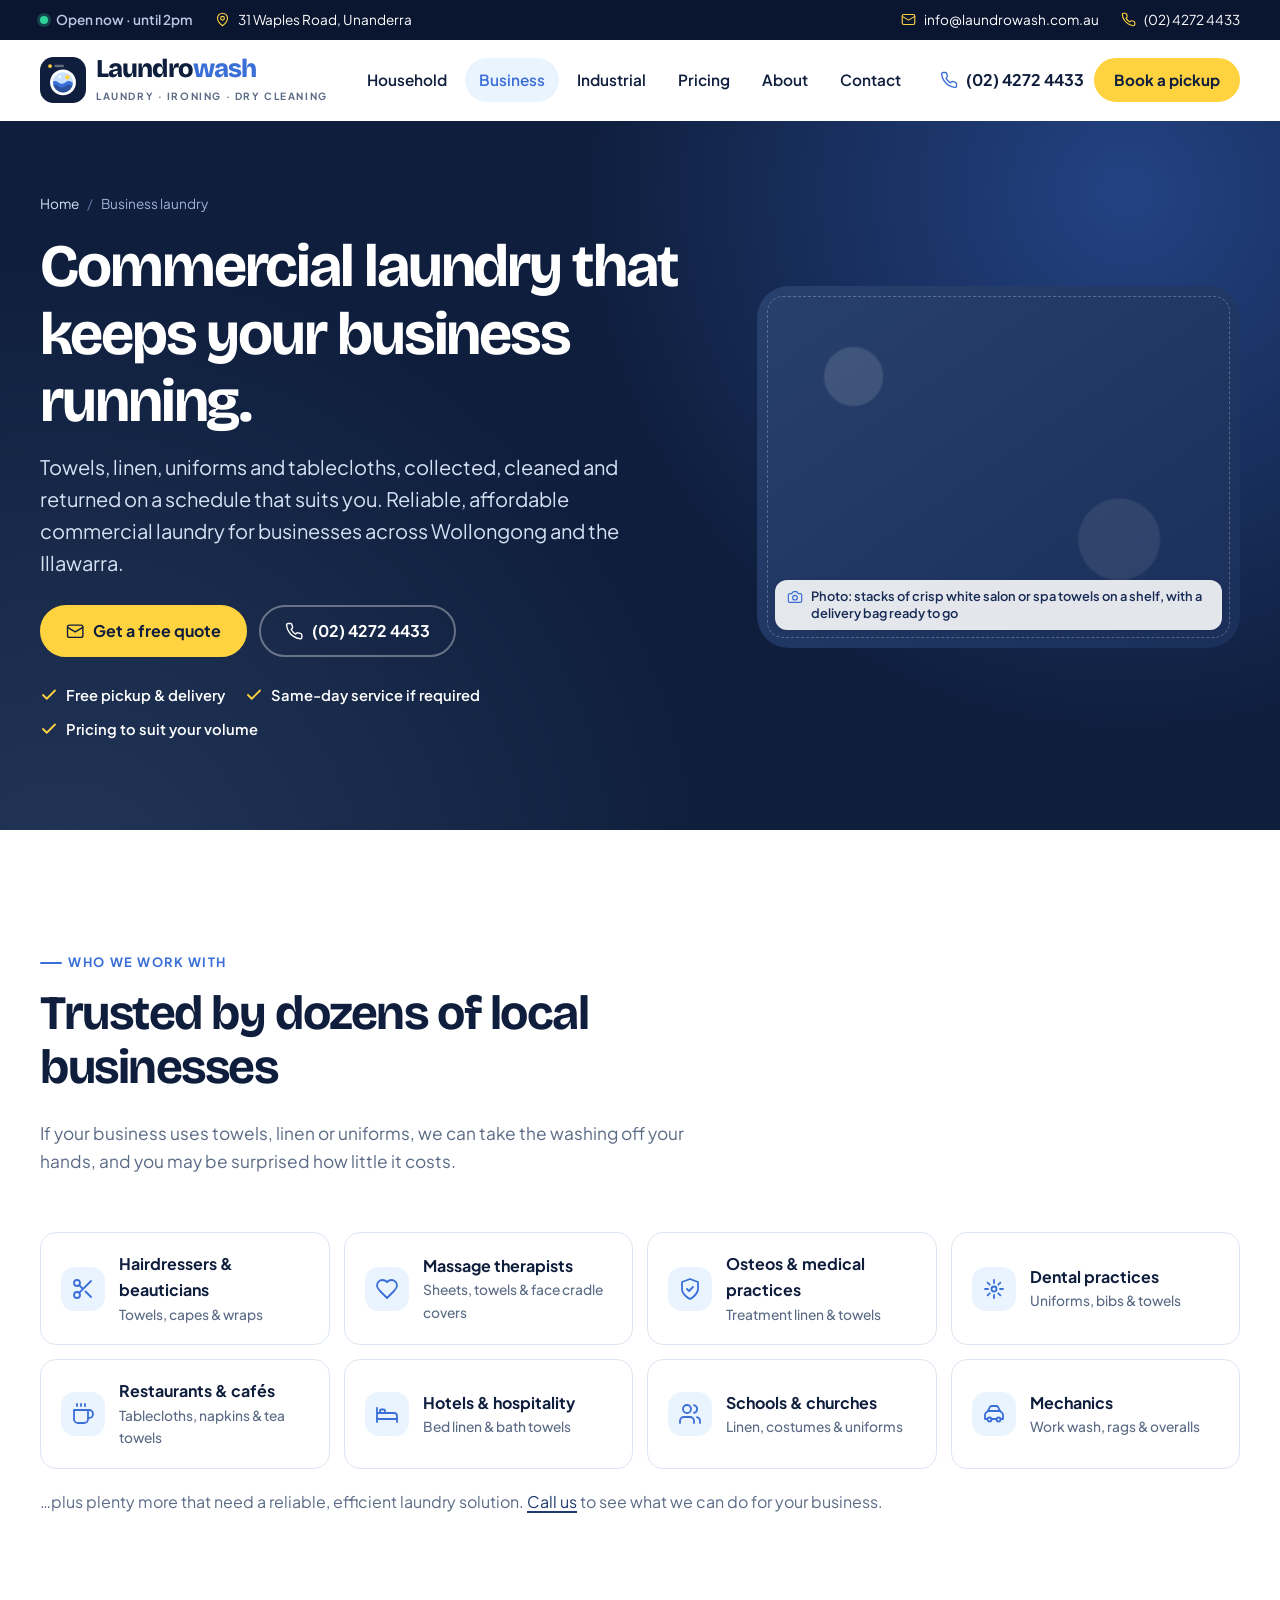
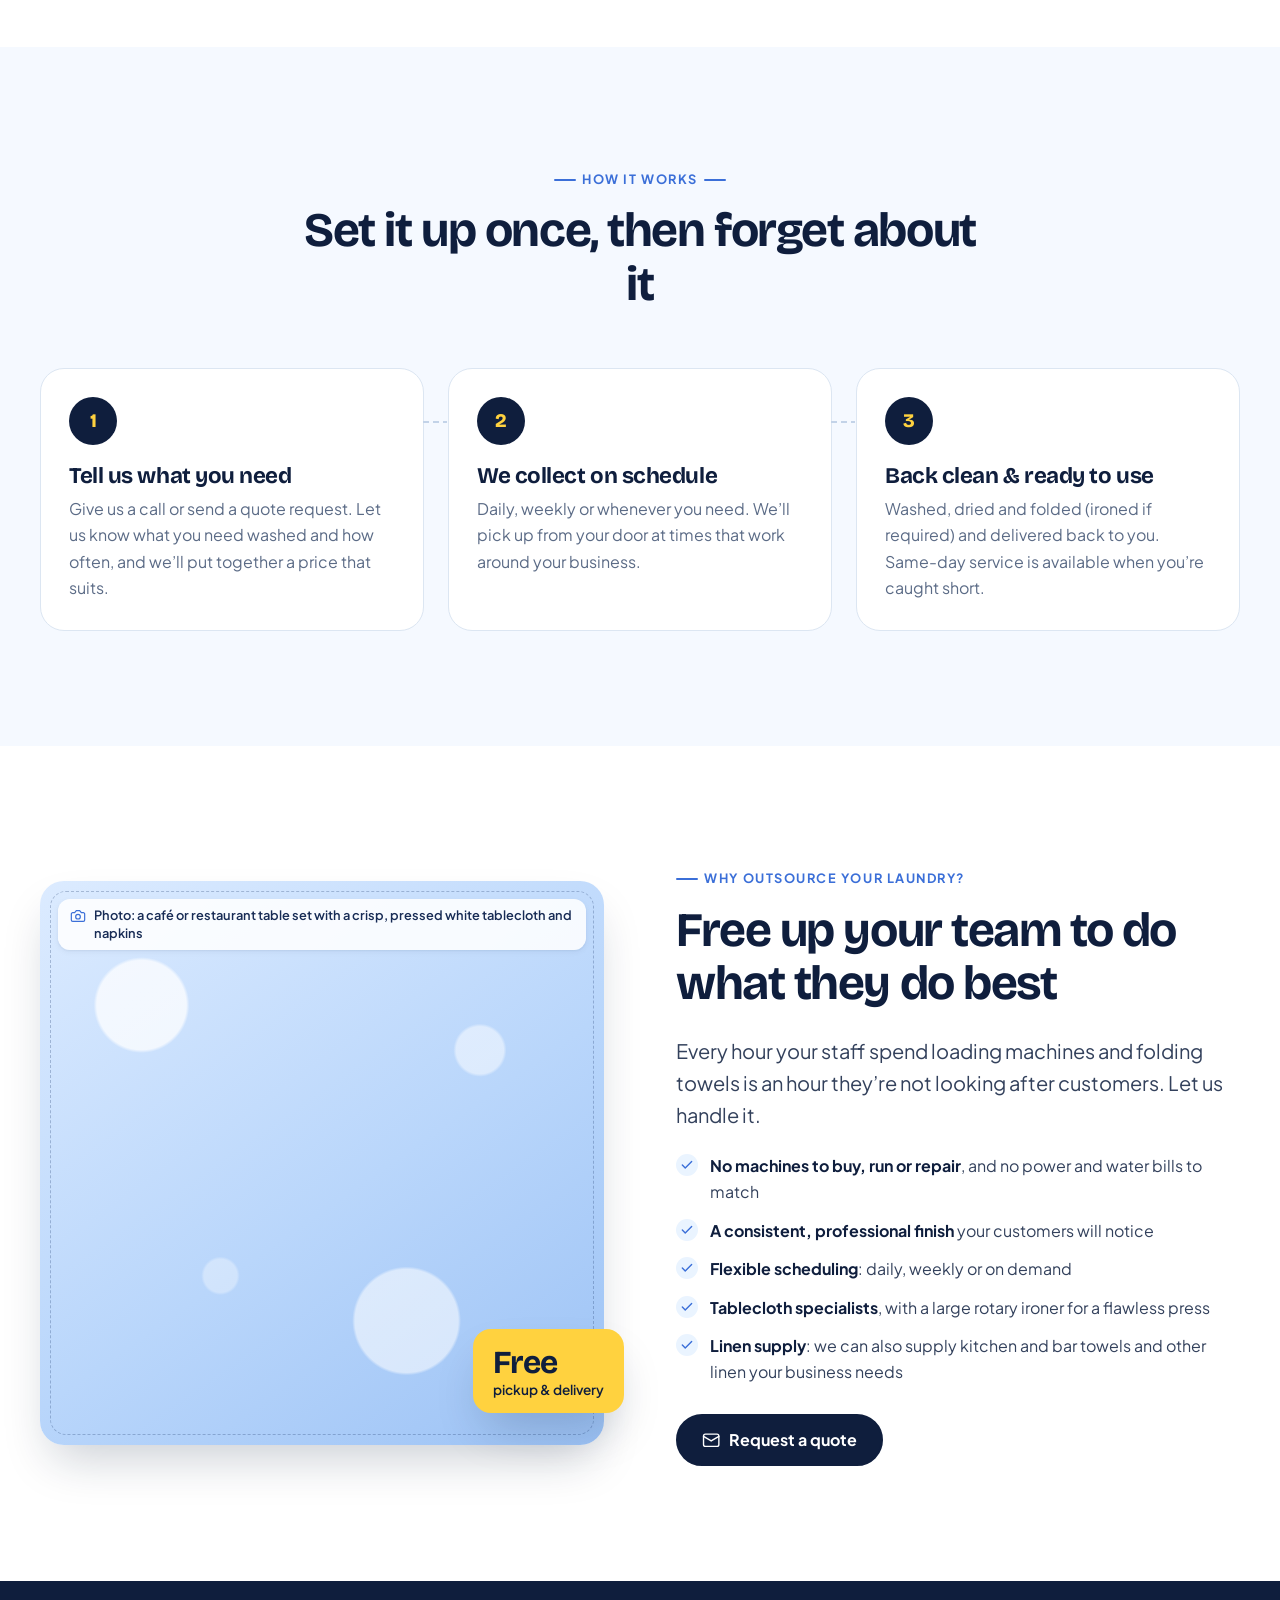
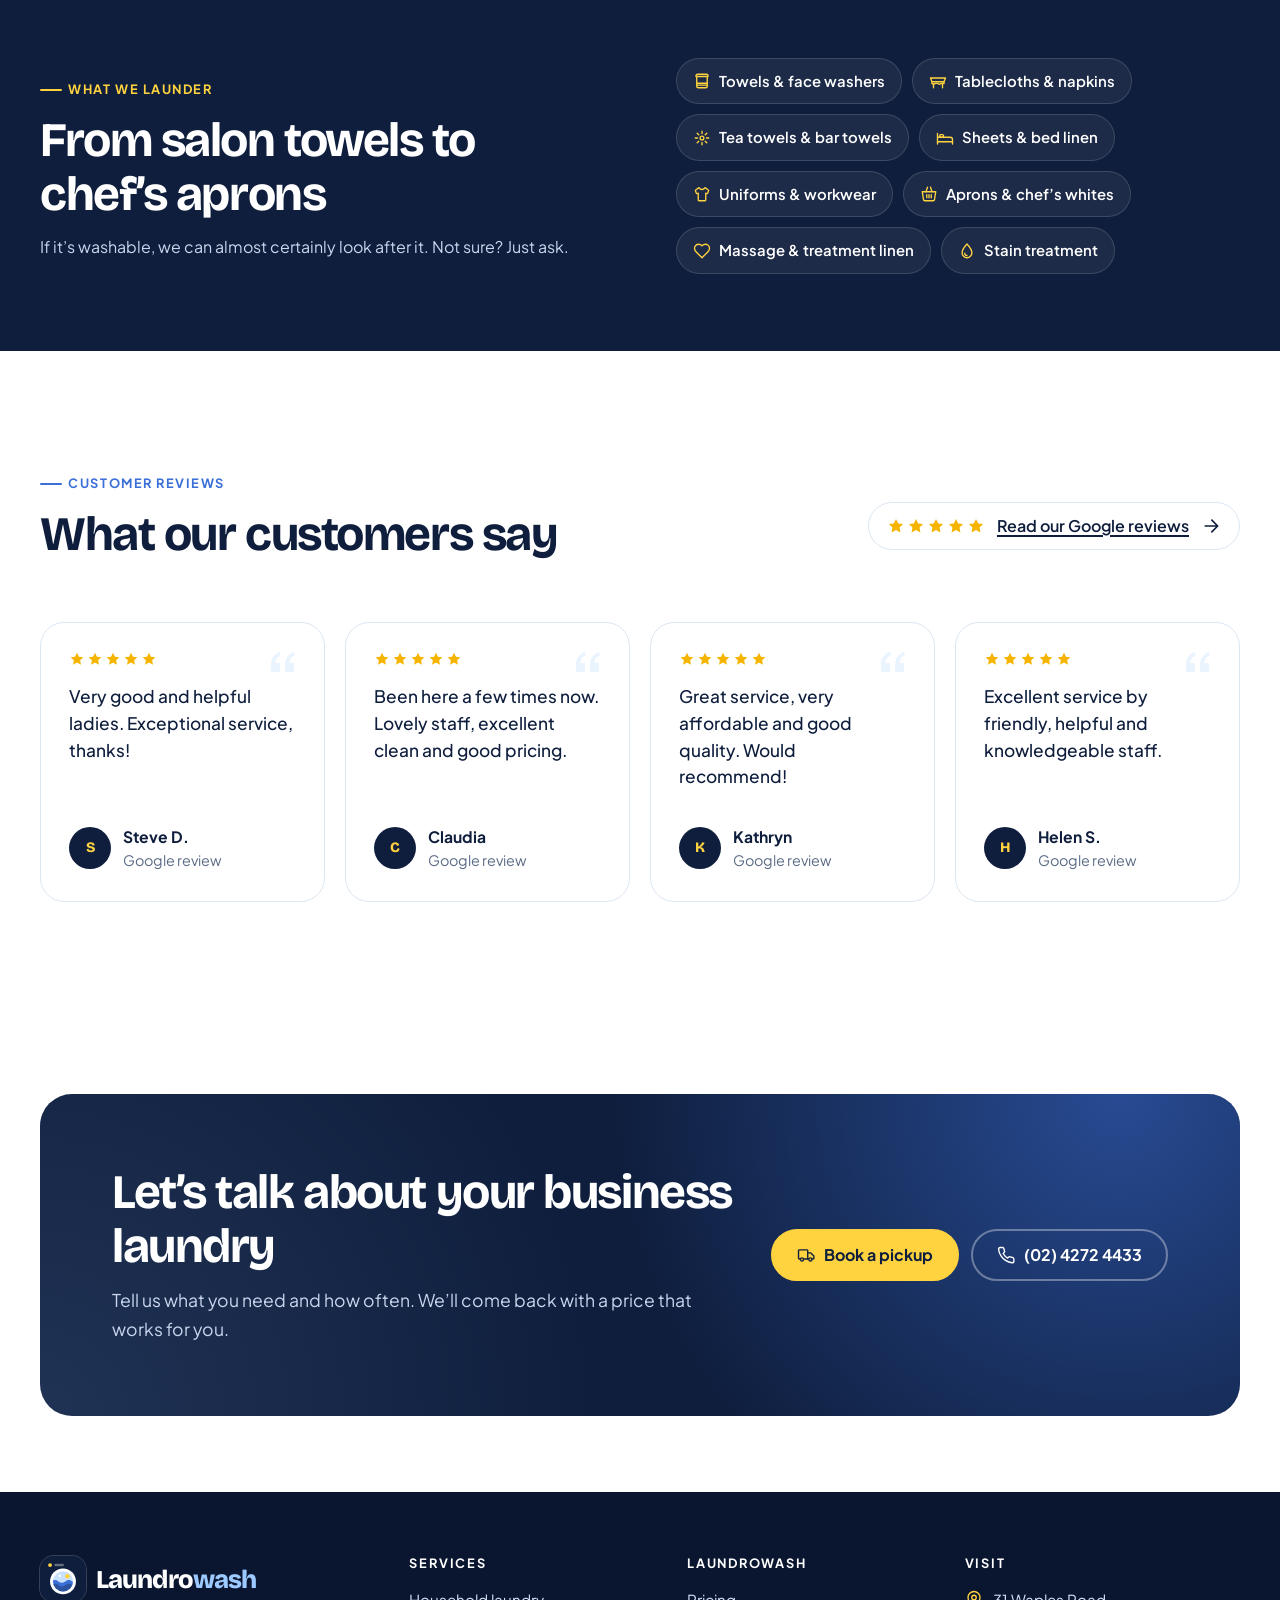
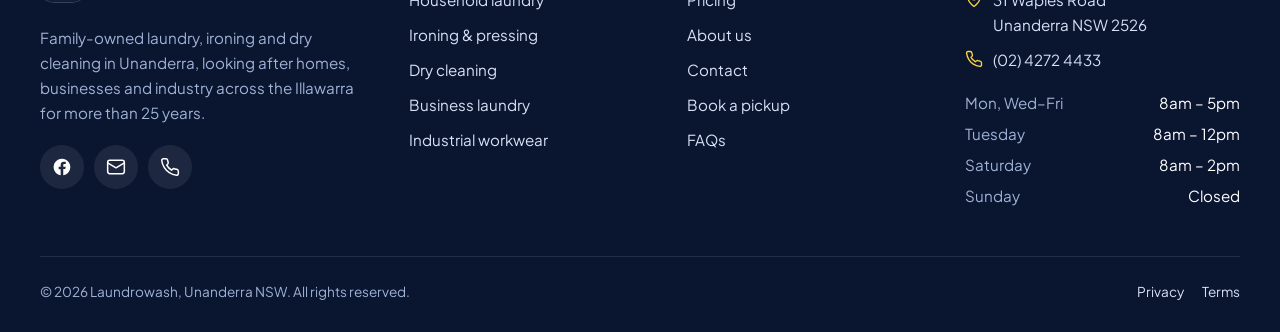
<file: commercial/index.html>
<!doctype html>
<html lang="en-AU">
<head>
  <meta charset="utf-8">
  <meta name="viewport" content="width=device-width, initial-scale=1, viewport-fit=cover">
  <title>Commercial Laundry Service Wollongong & Illawarra | Laundrowash</title>
  <meta name="description" content="Reliable commercial laundry for salons, clinics, cafés, restaurants, schools and more. Towels, linen and uniforms with free pickup & delivery and same-day service if required.">
  <link rel="canonical" href="https://www.laundrowash.com.au/commercial/">
  <meta name="theme-color" content="#0f1e3d">
  <meta name="format-detection" content="telephone=no">

  <meta property="og:type" content="website">
  <meta property="og:site_name" content="Laundrowash">
  <meta property="og:locale" content="en_AU">
  <meta property="og:title" content="Commercial Laundry Service Wollongong & Illawarra | Laundrowash">
  <meta property="og:description" content="Reliable commercial laundry for salons, clinics, cafés, restaurants, schools and more. Towels, linen and uniforms with free pickup & delivery and same-day service if required.">
  <meta property="og:url" content="https://www.laundrowash.com.au/commercial/">
  <meta property="og:image" content="https://www.laundrowash.com.au/assets/img/og-image.png">
  <meta property="og:image:width" content="1200">
  <meta property="og:image:height" content="630">
  <meta name="twitter:card" content="summary_large_image">

  <link rel="icon" href="/assets/img/favicon.svg" type="image/svg+xml">
  <link rel="icon" href="/favicon.ico" sizes="32x32">
  <link rel="apple-touch-icon" href="/assets/img/apple-touch-icon.png">
  <link rel="manifest" href="/site.webmanifest">

  <link rel="preload" href="/assets/fonts/plus-jakarta-sans-latin.woff2" as="font" type="font/woff2" crossorigin>
  <link rel="preload" href="/assets/fonts/bricolage-grotesque-latin.woff2" as="font" type="font/woff2" crossorigin>
  <link rel="stylesheet" href="/assets/css/styles.css">
  <script src="/assets/js/main.js" defer></script>

  <script type="application/ld+json">{"@context":"https://schema.org","@type":"DryCleaningOrLaundry","@id":"https://www.laundrowash.com.au/#business","name":"Laundrowash","alternateName":"Laundrowash Laundrette Unanderra","description":"Family-owned laundry in Unanderra offering washing, drying, folding, ironing and dry cleaning for households, businesses and industry across the Illawarra, with pickup and delivery for business and industrial customers.","url":"https://www.laundrowash.com.au/","telephone":"+61 2 4272 4433","email":"info@laundrowash.com.au","image":"https://www.laundrowash.com.au/assets/img/og-image.png","logo":"https://www.laundrowash.com.au/assets/img/apple-touch-icon.png","priceRange":"$$","address":{"@type":"PostalAddress","streetAddress":"31 Waples Road","addressLocality":"Unanderra","addressRegion":"NSW","postalCode":"2526","addressCountry":"AU"},"areaServed":[{"@type":"Place","name":"Unanderra"},{"@type":"Place","name":"Wollongong"},{"@type":"Place","name":"Figtree"},{"@type":"Place","name":"Dapto"},{"@type":"Place","name":"Port Kembla"},{"@type":"Place","name":"Illawarra"}],"openingHoursSpecification":[{"@type":"OpeningHoursSpecification","dayOfWeek":"Monday","opens":"08:00","closes":"17:00"},{"@type":"OpeningHoursSpecification","dayOfWeek":"Tuesday","opens":"08:00","closes":"12:00"},{"@type":"OpeningHoursSpecification","dayOfWeek":"Wednesday","opens":"08:00","closes":"17:00"},{"@type":"OpeningHoursSpecification","dayOfWeek":"Thursday","opens":"08:00","closes":"17:00"},{"@type":"OpeningHoursSpecification","dayOfWeek":"Friday","opens":"08:00","closes":"17:00"},{"@type":"OpeningHoursSpecification","dayOfWeek":"Saturday","opens":"08:00","closes":"14:00"}],"sameAs":["https://www.facebook.com/laundrowashlaundrette/"]}</script>
  <script type="application/ld+json">{"@context":"https://schema.org","@type":"BreadcrumbList","itemListElement":[{"@type":"ListItem","position":1,"name":"Home","item":"https://www.laundrowash.com.au/"},{"@type":"ListItem","position":2,"name":"Business laundry","item":"https://www.laundrowash.com.au/commercial/"}]}</script>
</head>
<body>
<a class="skip-link" href="#main">Skip to content</a>

<div class="topbar">
  <div class="container">
    <div class="topbar__group">
      <span class="topbar__item status" data-open-status><span class="status__dot"></span><span class="status__text">Mon–Fri from 8am · Sat 8am–2pm</span></span>
      <a class="topbar__item" href="https://www.google.com/maps/dir/?api=1&destination=Laundrowash%2C%2031%20Waples%20Road%2C%20Unanderra%20NSW%202526" target="_blank" rel="noopener"><svg class="icon" aria-hidden="true"><use href="/assets/img/icons.svg#i-pin"></use></svg>31 Waples Road, Unanderra</a>
    </div>
    <div class="topbar__group">
      <a class="topbar__item" href="mailto:info@laundrowash.com.au"><svg class="icon" aria-hidden="true"><use href="/assets/img/icons.svg#i-mail"></use></svg>info@laundrowash.com.au</a>
      <a class="topbar__item" href="tel:+61242724433"><svg class="icon" aria-hidden="true"><use href="/assets/img/icons.svg#i-phone"></use></svg>(02) 4272 4433</a>
    </div>
  </div>
</div>

<header class="site-header">
  <div class="container">
    <a class="brand" href="/" aria-label="Laundrowash home">
      <img class="brand__mark" src="/assets/img/logo-mark.svg" alt="" width="46" height="46">
      <span><span class="brand__name">Laundro<span>wash</span></span><span class="brand__tag">Laundry · Ironing · Dry cleaning</span></span>
    </a>
    <nav class="nav" aria-label="Main">
      <ul class="nav__list">
        <li><a class="nav__link" href="/domestic/">Household</a></li>
        <li><a class="nav__link" href="/commercial/" aria-current="page">Business</a></li>
        <li><a class="nav__link" href="/industrial/">Industrial</a></li>
        <li><a class="nav__link" href="/pricing/">Pricing</a></li>
        <li><a class="nav__link" href="/about-us/">About</a></li>
        <li><a class="nav__link" href="/contact/">Contact</a></li>
      </ul>
    </nav>
    <div class="header-actions">
      <a class="header-phone" href="tel:+61242724433"><svg class="icon" aria-hidden="true"><use href="/assets/img/icons.svg#i-phone"></use></svg>(02) 4272 4433</a>
      <a class="btn btn--sun btn--sm header-cta" href="/contact/?service=commercial#book">Book a pickup</a>
      <button class="menu-toggle" type="button" aria-expanded="false" aria-controls="mobile-menu">
        <svg class="icon icon-menu" aria-hidden="true"><use href="/assets/img/icons.svg#i-menu"></use></svg><svg class="icon icon-close" aria-hidden="true"><use href="/assets/img/icons.svg#i-close"></use></svg><span class="menu-toggle__label">Menu</span>
      </button>
    </div>
  </div>
</header>

<div class="mobile-menu" id="mobile-menu">
  <nav aria-label="Mobile">
    <ul class="mobile-menu__list">
      <li><a href="/">Home <svg class="icon" aria-hidden="true"><use href="/assets/img/icons.svg#i-arrow"></use></svg></a></li>
      <li><a href="/domestic/">Household laundry <svg class="icon" aria-hidden="true"><use href="/assets/img/icons.svg#i-arrow"></use></svg></a></li>
      <li><a href="/commercial/" aria-current="page">Business laundry <svg class="icon" aria-hidden="true"><use href="/assets/img/icons.svg#i-arrow"></use></svg></a></li>
      <li><a href="/industrial/">Industrial workwear <svg class="icon" aria-hidden="true"><use href="/assets/img/icons.svg#i-arrow"></use></svg></a></li>
      <li><a href="/pricing/">Pricing <svg class="icon" aria-hidden="true"><use href="/assets/img/icons.svg#i-arrow"></use></svg></a></li>
      <li><a href="/about-us/">About <svg class="icon" aria-hidden="true"><use href="/assets/img/icons.svg#i-arrow"></use></svg></a></li>
      <li><a href="/contact/">Contact <svg class="icon" aria-hidden="true"><use href="/assets/img/icons.svg#i-arrow"></use></svg></a></li>
    </ul>
  </nav>
  <div class="mobile-menu__cta">
    <a class="btn btn--sun btn--block" href="/contact/?service=commercial#book"><svg class="icon" aria-hidden="true"><use href="/assets/img/icons.svg#i-truck"></use></svg> Book a pickup</a>
    <a class="btn btn--ghost btn--block" href="tel:+61242724433"><svg class="icon" aria-hidden="true"><use href="/assets/img/icons.svg#i-phone"></use></svg> Call (02) 4272 4433</a>
  </div>
  <div class="mobile-menu__info">
    <p class="status" data-open-status><span class="status__dot"></span><span class="status__text">Mon–Fri from 8am · Sat 8am–2pm</span></p>
    <p><svg class="icon" aria-hidden="true"><use href="/assets/img/icons.svg#i-pin"></use></svg> 31 Waples Road, Unanderra NSW 2526</p>
    <p><svg class="icon" aria-hidden="true"><use href="/assets/img/icons.svg#i-mail"></use></svg> <a href="mailto:info@laundrowash.com.au">info@laundrowash.com.au</a></p>
  </div>
</div>

<main id="main">
<section class="page-hero">
  <div class="container page-hero__grid">
    <div>
      <ol class="breadcrumbs" aria-label="Breadcrumb"><li><a href="/">Home</a></li><li aria-current="page">Business laundry</li></ol>
      <h1>Commercial laundry that keeps your business running.</h1>
      <p class="lead">Towels, linen, uniforms and tablecloths, collected, cleaned and returned on a schedule that suits you. Reliable, affordable commercial laundry for businesses across Wollongong and the Illawarra.</p>
      <div class="btn-row">
        <a class="btn btn--sun" href="/contact/?service=commercial#book"><svg class="icon" aria-hidden="true"><use href="/assets/img/icons.svg#i-mail"></use></svg> Get a free quote</a>
        <a class="btn btn--outline-light" href="tel:+61242724433"><svg class="icon" aria-hidden="true"><use href="/assets/img/icons.svg#i-phone"></use></svg> (02) 4272 4433</a>
      </div>
      <ul class="page-hero__points">
        <li><svg class="icon" aria-hidden="true"><use href="/assets/img/icons.svg#i-check"></use></svg> Free pickup &amp; delivery</li>
        <li><svg class="icon" aria-hidden="true"><use href="/assets/img/icons.svg#i-check"></use></svg> Same-day service if required</li>
        <li><svg class="icon" aria-hidden="true"><use href="/assets/img/icons.svg#i-check"></use></svg> Pricing to suit your volume</li>
      </ul>
    </div>
    <div class="ph ph--navy" role="img" aria-label="Photo placeholder: Photo: stacks of crisp white salon or spa towels on a shelf, with a delivery bag ready to go"><span class="ph__label"><svg class="icon" aria-hidden="true"><use href="/assets/img/icons.svg#i-camera"></use></svg><span>Photo: stacks of crisp white salon or spa towels on a shelf, with a delivery bag ready to go</span></span></div>
  </div>
</section>

<section class="section" aria-labelledby="ind-title">
  <div class="container">
    <div class="section-head">
      <p class="eyebrow">Who we work with</p>
      <h2 id="ind-title">Trusted by dozens of local businesses</h2>
      <p>If your business uses towels, linen or uniforms, we can take the washing off your hands, and you may be surprised how little it costs.</p>
    </div>
    <ul class="industries">
      <li class="industry reveal"><span class="tile__icon"><svg class="icon" aria-hidden="true"><use href="/assets/img/icons.svg#i-scissors"></use></svg></span><span>Hairdressers &amp; beauticians<small>Towels, capes &amp; wraps</small></span></li>
      <li class="industry reveal reveal-d1"><span class="tile__icon"><svg class="icon" aria-hidden="true"><use href="/assets/img/icons.svg#i-heart"></use></svg></span><span>Massage therapists<small>Sheets, towels &amp; face cradle covers</small></span></li>
      <li class="industry reveal reveal-d2"><span class="tile__icon"><svg class="icon" aria-hidden="true"><use href="/assets/img/icons.svg#i-shield"></use></svg></span><span>Osteos &amp; medical practices<small>Treatment linen &amp; towels</small></span></li>
      <li class="industry reveal reveal-d3"><span class="tile__icon"><svg class="icon" aria-hidden="true"><use href="/assets/img/icons.svg#i-sparkle"></use></svg></span><span>Dental practices<small>Uniforms, bibs &amp; towels</small></span></li>
      <li class="industry reveal"><span class="tile__icon"><svg class="icon" aria-hidden="true"><use href="/assets/img/icons.svg#i-coffee"></use></svg></span><span>Restaurants &amp; caf&eacute;s<small>Tablecloths, napkins &amp; tea towels</small></span></li>
      <li class="industry reveal reveal-d1"><span class="tile__icon"><svg class="icon" aria-hidden="true"><use href="/assets/img/icons.svg#i-bed"></use></svg></span><span>Hotels &amp; hospitality<small>Bed linen &amp; bath towels</small></span></li>
      <li class="industry reveal reveal-d2"><span class="tile__icon"><svg class="icon" aria-hidden="true"><use href="/assets/img/icons.svg#i-users"></use></svg></span><span>Schools &amp; churches<small>Linen, costumes &amp; uniforms</small></span></li>
      <li class="industry reveal reveal-d3"><span class="tile__icon"><svg class="icon" aria-hidden="true"><use href="/assets/img/icons.svg#i-car"></use></svg></span><span>Mechanics<small>Work wash, rags &amp; overalls</small></span></li>
    </ul>
    <p class="muted" style="margin-top:20px">&hellip;plus plenty more that need a reliable, efficient laundry solution. <a href="tel:+61242724433">Call us</a> to see what we can do for your business.</p>
  </div>
</section>

<section class="section section--soft" aria-labelledby="biz-how">
  <div class="container">
    <div class="section-head text-center">
      <p class="eyebrow">How it works</p>
      <h2 id="biz-how">Set it up once, then forget about it</h2>
    </div>
    <ol class="steps">
      <li class="step reveal">
        <span class="step__num">1</span>
        <h3>Tell us what you need</h3>
        <p>Give us a call or send a quote request. Let us know what you need washed and how often, and we&rsquo;ll put together a price that suits.</p>
      </li>
      <li class="step reveal reveal-d1">
        <span class="step__num">2</span>
        <h3>We collect on schedule</h3>
        <p>Daily, weekly or whenever you need. We&rsquo;ll pick up from your door at times that work around your business.</p>
      </li>
      <li class="step reveal reveal-d2">
        <span class="step__num">3</span>
        <h3>Back clean &amp; ready to use</h3>
        <p>Washed, dried and folded (ironed if required) and delivered back to you. Same-day service is available when you&rsquo;re caught short.</p>
      </li>
    </ol>
  </div>
</section>

<section class="section" aria-labelledby="biz-why">
  <div class="container split">
    <div class="split__media reveal">
      <div class="ph ph--square" role="img" aria-label="Photo placeholder: Photo: a café or restaurant table set with a crisp, pressed white tablecloth and napkins"><span class="ph__label"><svg class="icon" aria-hidden="true"><use href="/assets/img/icons.svg#i-camera"></use></svg><span>Photo: a café or restaurant table set with a crisp, pressed white tablecloth and napkins</span></span></div>
      <div class="split__badge"><strong>Free</strong><span>pickup &amp; delivery</span></div>
    </div>
    <div class="reveal reveal-d1">
      <p class="eyebrow">Why outsource your laundry?</p>
      <h2 id="biz-why">Free up your team to do what they do best</h2>
      <p class="lead">Every hour your staff spend loading machines and folding towels is an hour they&rsquo;re not looking after customers. Let us handle it.</p>
      <ul class="checklist">
        <li><svg class="icon" aria-hidden="true"><use href="/assets/img/icons.svg#i-check"></use></svg> <span><strong>No machines to buy, run or repair</strong>, and no power and water bills to match</span></li>
        <li><svg class="icon" aria-hidden="true"><use href="/assets/img/icons.svg#i-check"></use></svg> <span><strong>A consistent, professional finish</strong> your customers will notice</span></li>
        <li><svg class="icon" aria-hidden="true"><use href="/assets/img/icons.svg#i-check"></use></svg> <span><strong>Flexible scheduling</strong>: daily, weekly or on demand</span></li>
        <li><svg class="icon" aria-hidden="true"><use href="/assets/img/icons.svg#i-check"></use></svg> <span><strong>Tablecloth specialists</strong>, with a large rotary ironer for a flawless press</span></li>
        <li><svg class="icon" aria-hidden="true"><use href="/assets/img/icons.svg#i-check"></use></svg> <span><strong>Linen supply</strong>: we can also supply kitchen and bar towels and other linen your business needs</span></li>
      </ul>
      <a class="btn" href="/contact/?service=commercial#book"><svg class="icon" aria-hidden="true"><use href="/assets/img/icons.svg#i-mail"></use></svg> Request a quote</a>
    </div>
  </div>
</section>

<section class="section section--navy section--tight" aria-labelledby="biz-items">
  <div class="container">
    <div class="split">
      <div class="reveal">
        <p class="eyebrow">What we launder</p>
        <h2 id="biz-items" style="margin-bottom:12px">From salon towels to chef&rsquo;s aprons</h2>
        <p style="margin:0">If it&rsquo;s washable, we can almost certainly look after it. Not sure? Just ask.</p>
      </div>
      <ul class="chips reveal reveal-d1">
        <li class="chip"><svg class="icon" aria-hidden="true"><use href="/assets/img/icons.svg#i-towel"></use></svg> Towels &amp; face washers</li>
        <li class="chip"><svg class="icon" aria-hidden="true"><use href="/assets/img/icons.svg#i-table"></use></svg> Tablecloths &amp; napkins</li>
        <li class="chip"><svg class="icon" aria-hidden="true"><use href="/assets/img/icons.svg#i-sparkle"></use></svg> Tea towels &amp; bar towels</li>
        <li class="chip"><svg class="icon" aria-hidden="true"><use href="/assets/img/icons.svg#i-bed"></use></svg> Sheets &amp; bed linen</li>
        <li class="chip"><svg class="icon" aria-hidden="true"><use href="/assets/img/icons.svg#i-shirt"></use></svg> Uniforms &amp; workwear</li>
        <li class="chip"><svg class="icon" aria-hidden="true"><use href="/assets/img/icons.svg#i-basket"></use></svg> Aprons &amp; chef&rsquo;s whites</li>
        <li class="chip"><svg class="icon" aria-hidden="true"><use href="/assets/img/icons.svg#i-heart"></use></svg> Massage &amp; treatment linen</li>
        <li class="chip"><svg class="icon" aria-hidden="true"><use href="/assets/img/icons.svg#i-drop"></use></svg> Stain treatment</li>
      </ul>
    </div>
  </div>
</section>

<section class="section" aria-labelledby="reviews-title">
  <div class="container">
    <div class="reviews__summary">
      <div>
        <p class="eyebrow">Customer reviews</p>
        <h2 id="reviews-title" class="mt-0">What our customers say</h2>
      </div>
      <a class="rating-pill" href="https://www.google.com/search?q=Laundrowash+Unanderra+reviews" target="_blank" rel="noopener"><span class="stars" role="img" aria-label="5 out of 5 stars"><svg class="icon" aria-hidden="true"><use href="/assets/img/icons.svg#i-star"></use></svg><svg class="icon" aria-hidden="true"><use href="/assets/img/icons.svg#i-star"></use></svg><svg class="icon" aria-hidden="true"><use href="/assets/img/icons.svg#i-star"></use></svg><svg class="icon" aria-hidden="true"><use href="/assets/img/icons.svg#i-star"></use></svg><svg class="icon" aria-hidden="true"><use href="/assets/img/icons.svg#i-star"></use></svg></span> Read our Google reviews <svg class="icon" aria-hidden="true"><use href="/assets/img/icons.svg#i-arrow"></use></svg></a>
    </div>
    <div class="reviews">
  <figure class="review reveal reveal-d0">
    <svg class="review__quote-icon" aria-hidden="true"><use href="/assets/img/icons.svg#i-quote"></use></svg>
    <span class="stars" role="img" aria-label="5 out of 5 stars"><svg class="icon" aria-hidden="true"><use href="/assets/img/icons.svg#i-star"></use></svg><svg class="icon" aria-hidden="true"><use href="/assets/img/icons.svg#i-star"></use></svg><svg class="icon" aria-hidden="true"><use href="/assets/img/icons.svg#i-star"></use></svg><svg class="icon" aria-hidden="true"><use href="/assets/img/icons.svg#i-star"></use></svg><svg class="icon" aria-hidden="true"><use href="/assets/img/icons.svg#i-star"></use></svg></span>
    <blockquote><p>Very good and helpful ladies. Exceptional service, thanks!</p></blockquote>
    <figcaption><span class="review__avatar" aria-hidden="true">S</span><span><strong>Steve D.</strong>Google review</span></figcaption>
  </figure>
  <figure class="review reveal reveal-d1">
    <svg class="review__quote-icon" aria-hidden="true"><use href="/assets/img/icons.svg#i-quote"></use></svg>
    <span class="stars" role="img" aria-label="5 out of 5 stars"><svg class="icon" aria-hidden="true"><use href="/assets/img/icons.svg#i-star"></use></svg><svg class="icon" aria-hidden="true"><use href="/assets/img/icons.svg#i-star"></use></svg><svg class="icon" aria-hidden="true"><use href="/assets/img/icons.svg#i-star"></use></svg><svg class="icon" aria-hidden="true"><use href="/assets/img/icons.svg#i-star"></use></svg><svg class="icon" aria-hidden="true"><use href="/assets/img/icons.svg#i-star"></use></svg></span>
    <blockquote><p>Been here a few times now. Lovely staff, excellent clean and good pricing.</p></blockquote>
    <figcaption><span class="review__avatar" aria-hidden="true">C</span><span><strong>Claudia</strong>Google review</span></figcaption>
  </figure>
  <figure class="review reveal reveal-d2">
    <svg class="review__quote-icon" aria-hidden="true"><use href="/assets/img/icons.svg#i-quote"></use></svg>
    <span class="stars" role="img" aria-label="5 out of 5 stars"><svg class="icon" aria-hidden="true"><use href="/assets/img/icons.svg#i-star"></use></svg><svg class="icon" aria-hidden="true"><use href="/assets/img/icons.svg#i-star"></use></svg><svg class="icon" aria-hidden="true"><use href="/assets/img/icons.svg#i-star"></use></svg><svg class="icon" aria-hidden="true"><use href="/assets/img/icons.svg#i-star"></use></svg><svg class="icon" aria-hidden="true"><use href="/assets/img/icons.svg#i-star"></use></svg></span>
    <blockquote><p>Great service, very affordable and good quality. Would recommend!</p></blockquote>
    <figcaption><span class="review__avatar" aria-hidden="true">K</span><span><strong>Kathryn</strong>Google review</span></figcaption>
  </figure>
  <figure class="review reveal reveal-d3">
    <svg class="review__quote-icon" aria-hidden="true"><use href="/assets/img/icons.svg#i-quote"></use></svg>
    <span class="stars" role="img" aria-label="5 out of 5 stars"><svg class="icon" aria-hidden="true"><use href="/assets/img/icons.svg#i-star"></use></svg><svg class="icon" aria-hidden="true"><use href="/assets/img/icons.svg#i-star"></use></svg><svg class="icon" aria-hidden="true"><use href="/assets/img/icons.svg#i-star"></use></svg><svg class="icon" aria-hidden="true"><use href="/assets/img/icons.svg#i-star"></use></svg><svg class="icon" aria-hidden="true"><use href="/assets/img/icons.svg#i-star"></use></svg></span>
    <blockquote><p>Excellent service by friendly, helpful and knowledgeable staff.</p></blockquote>
    <figcaption><span class="review__avatar" aria-hidden="true">H</span><span><strong>Helen S.</strong>Google review</span></figcaption>
  </figure>
</div>
  </div>
</section>

<section class="section section--tight">
  <div class="container">
    <div class="cta-panel reveal">
      <div>
        <h2>Let&rsquo;s talk about your business laundry</h2>
        <p>Tell us what you need and how often. We&rsquo;ll come back with a price that works for you.</p>
      </div>
      <div class="btn-row">
        <a class="btn btn--sun" href="/contact/?service=commercial#book"><svg class="icon" aria-hidden="true"><use href="/assets/img/icons.svg#i-truck"></use></svg> Book a pickup</a>
        <a class="btn btn--outline-light" href="tel:+61242724433"><svg class="icon" aria-hidden="true"><use href="/assets/img/icons.svg#i-phone"></use></svg> (02) 4272 4433</a>
      </div>
    </div>
  </div>
</section>
</main>

<footer class="site-footer">
  <div class="container">
    <div class="footer-grid">
      <div class="footer-brand">
        <a class="brand" href="/" aria-label="Laundrowash home">
          <img class="brand__mark" src="/assets/img/logo-mark.svg" alt="" width="46" height="46" loading="lazy">
          <span class="brand__name">Laundro<span>wash</span></span>
        </a>
        <p>Family-owned laundry, ironing and dry cleaning in Unanderra, looking after homes, businesses and industry across the Illawarra for more than 25 years.</p>
        <div class="social">
          <a href="https://www.facebook.com/laundrowashlaundrette/" target="_blank" rel="noopener" aria-label="Laundrowash on Facebook"><svg class="icon" aria-hidden="true"><use href="/assets/img/icons.svg#i-facebook"></use></svg></a>
          <a href="mailto:info@laundrowash.com.au" aria-label="Email Laundrowash"><svg class="icon" aria-hidden="true"><use href="/assets/img/icons.svg#i-mail"></use></svg></a>
          <a href="tel:+61242724433" aria-label="Call Laundrowash"><svg class="icon" aria-hidden="true"><use href="/assets/img/icons.svg#i-phone"></use></svg></a>
        </div>
      </div>
      <div class="footer-col">
        <h2>Services</h2>
        <ul>
          <li><a href="/domestic/">Household laundry</a></li>
          <li><a href="/domestic/#ironing">Ironing &amp; pressing</a></li>
          <li><a href="/domestic/#dry-cleaning">Dry cleaning</a></li>
          <li><a href="/commercial/">Business laundry</a></li>
          <li><a href="/industrial/">Industrial workwear</a></li>
        </ul>
      </div>
      <div class="footer-col">
        <h2>Laundrowash</h2>
        <ul>
          <li><a href="/pricing/">Pricing</a></li>
          <li><a href="/about-us/">About us</a></li>
          <li><a href="/contact/">Contact</a></li>
          <li><a href="/contact/?service=commercial#book">Book a pickup</a></li>
          <li><a href="/#faq">FAQs</a></li>
        </ul>
      </div>
      <div class="footer-col">
        <h2>Visit</h2>
        <ul>
          <li><svg class="icon" aria-hidden="true"><use href="/assets/img/icons.svg#i-pin"></use></svg><a href="https://www.google.com/maps/dir/?api=1&destination=Laundrowash%2C%2031%20Waples%20Road%2C%20Unanderra%20NSW%202526" target="_blank" rel="noopener">31 Waples Road<br>Unanderra NSW 2526</a></li>
          <li><svg class="icon" aria-hidden="true"><use href="/assets/img/icons.svg#i-phone"></use></svg><a href="tel:+61242724433">(02) 4272 4433</a></li>
        </ul>
        <dl class="footer-hours" style="margin-top:18px">
          <dt>Mon, Wed–Fri</dt><dd>8am – 5pm</dd>
          <dt>Tuesday</dt><dd>8am – 12pm</dd>
          <dt>Saturday</dt><dd>8am – 2pm</dd>
          <dt>Sunday</dt><dd>Closed</dd>
        </dl>
      </div>
    </div>
    <div class="footer-bottom">
      <p style="margin:0">&copy; <span data-year>2026</span> Laundrowash, Unanderra NSW. All rights reserved.</p>
      <ul>
        <li><a href="/privacy-policy/">Privacy</a></li>
        <li><a href="/terms-conditions/">Terms</a></li>
      </ul>
    </div>
  </div>
</footer>

<nav class="action-bar" aria-label="Quick actions">
  <a href="tel:+61242724433"><svg class="icon" aria-hidden="true"><use href="/assets/img/icons.svg#i-phone"></use></svg>Call</a>
  <a href="https://www.google.com/maps/dir/?api=1&destination=Laundrowash%2C%2031%20Waples%20Road%2C%20Unanderra%20NSW%202526" target="_blank" rel="noopener"><svg class="icon" aria-hidden="true"><use href="/assets/img/icons.svg#i-directions"></use></svg>Directions</a>
  <a class="action-bar__primary" href="/contact/?service=commercial#book"><svg class="icon" aria-hidden="true"><use href="/assets/img/icons.svg#i-truck"></use></svg>Book a pickup</a>
</nav>
</body>
</html>
</file>
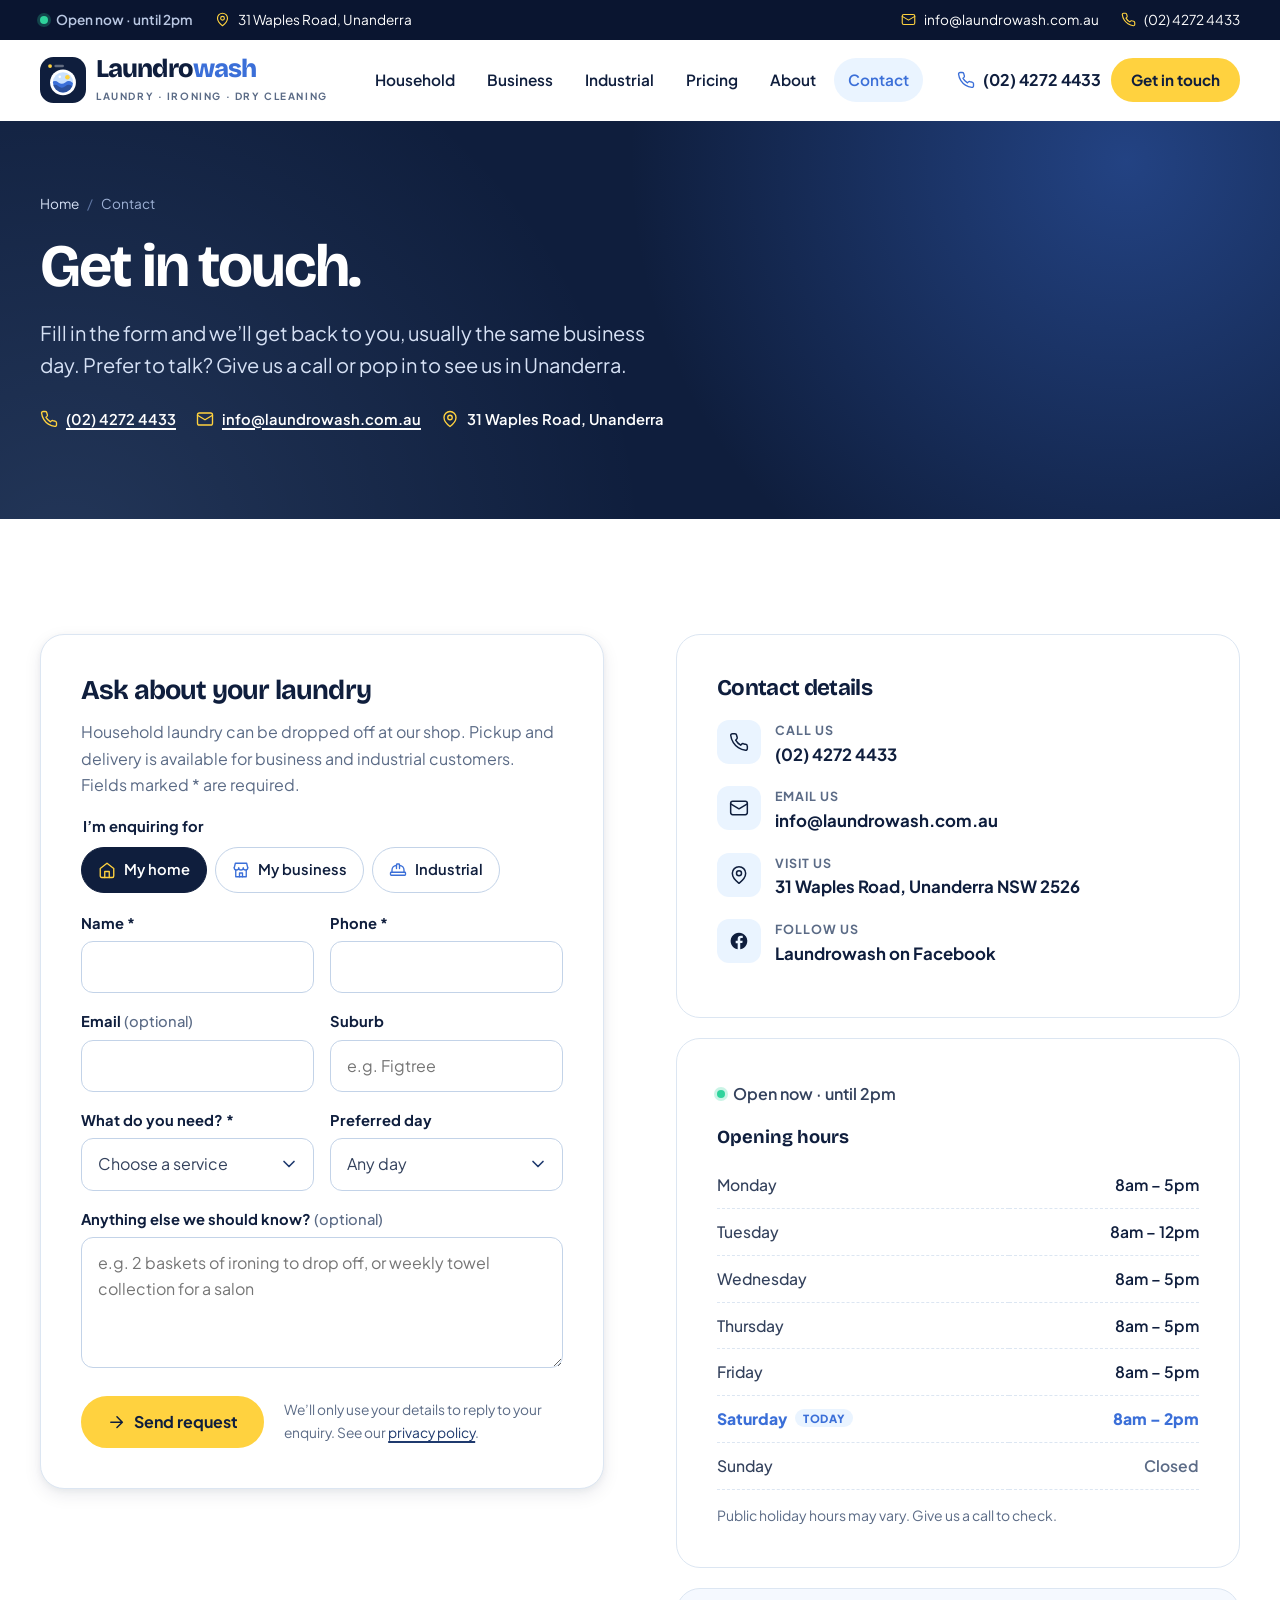
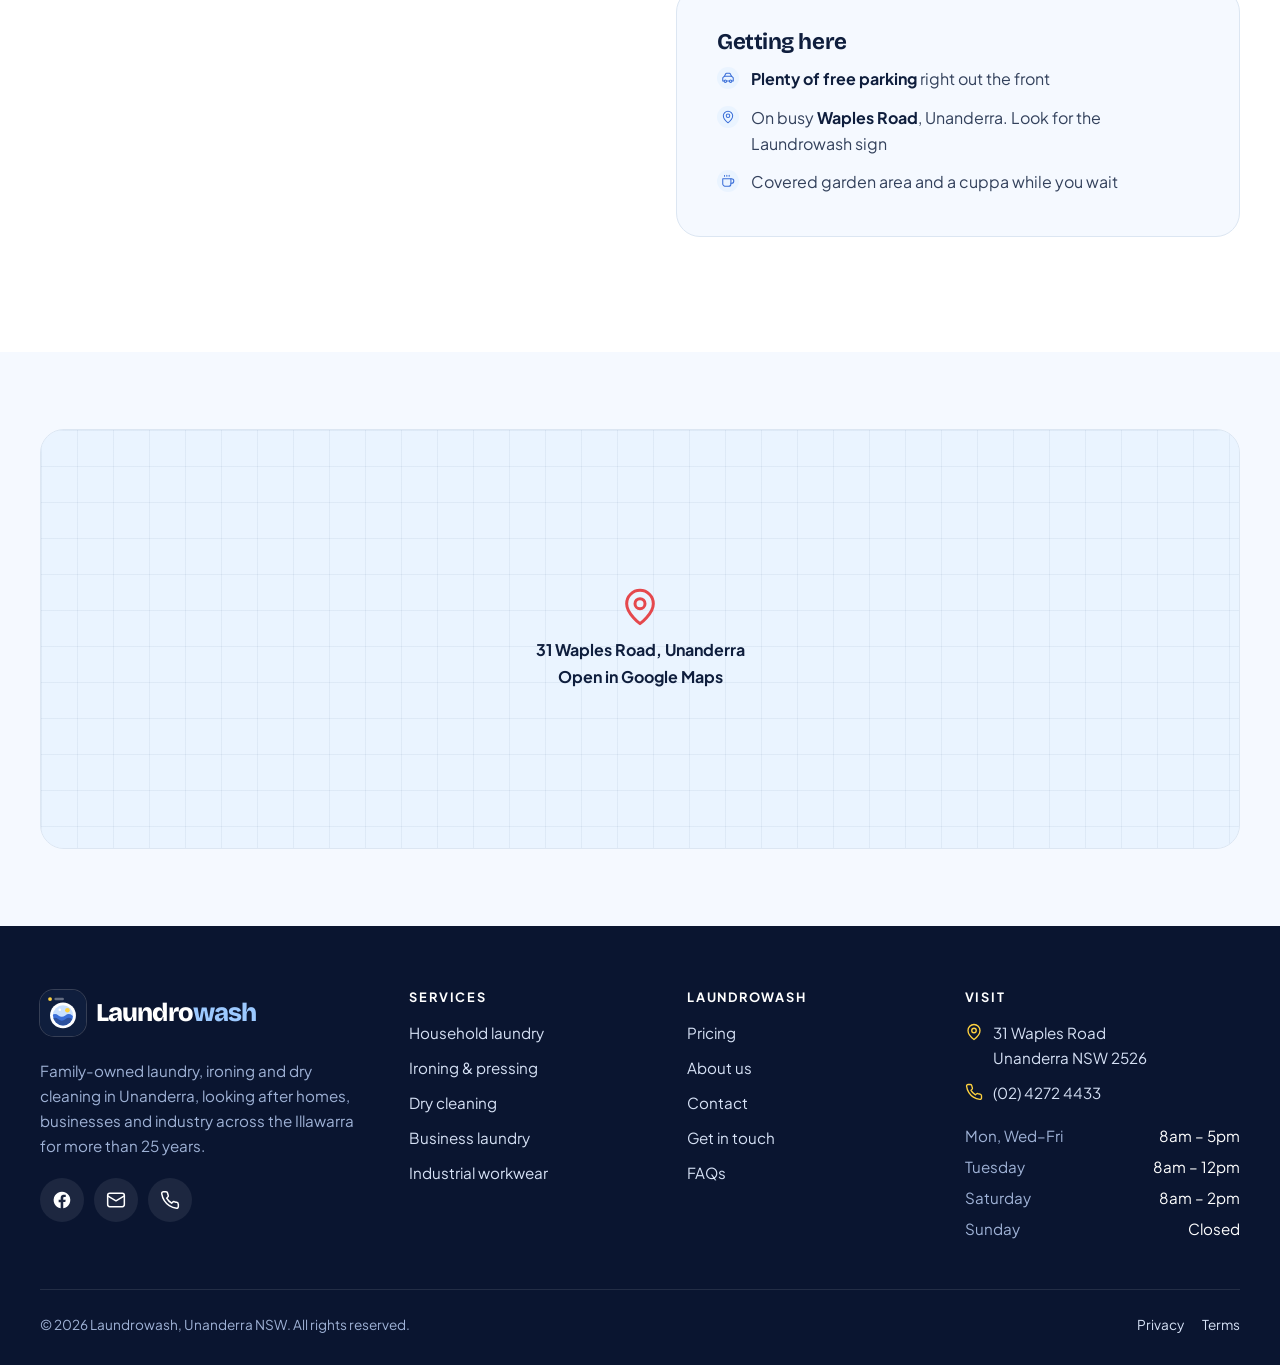
<file: contact/index.html>
<!doctype html>
<html lang="en-AU">
<head>
  <meta charset="utf-8">
  <meta name="viewport" content="width=device-width, initial-scale=1, viewport-fit=cover">
  <title>Contact & Get in Touch | Laundrowash Unanderra</title>
  <meta name="description" content="Request a quote or arrange business laundry pickup and delivery. Visit us at 31 Waples Road, Unanderra, call (02) 4272 4433 or email info@laundrowash.com.au.">
  <link rel="canonical" href="https://www.laundrowash.com.au/contact/">
  <meta name="theme-color" content="#0f1e3d">
  <meta name="format-detection" content="telephone=no">

  <meta property="og:type" content="website">
  <meta property="og:site_name" content="Laundrowash">
  <meta property="og:locale" content="en_AU">
  <meta property="og:title" content="Contact & Get in Touch | Laundrowash Unanderra">
  <meta property="og:description" content="Request a quote or arrange business laundry pickup and delivery. Visit us at 31 Waples Road, Unanderra, call (02) 4272 4433 or email info@laundrowash.com.au.">
  <meta property="og:url" content="https://www.laundrowash.com.au/contact/">
  <meta property="og:image" content="https://www.laundrowash.com.au/assets/img/og-image.png">
  <meta property="og:image:width" content="1200">
  <meta property="og:image:height" content="630">
  <meta name="twitter:card" content="summary_large_image">

  <link rel="icon" href="/assets/img/favicon.svg" type="image/svg+xml">
  <link rel="icon" href="/favicon.ico" sizes="32x32">
  <link rel="apple-touch-icon" href="/assets/img/apple-touch-icon.png">
  <link rel="manifest" href="/site.webmanifest">

  <link rel="preload" href="/assets/fonts/plus-jakarta-sans-latin.woff2" as="font" type="font/woff2" crossorigin>
  <link rel="preload" href="/assets/fonts/bricolage-grotesque-latin.woff2" as="font" type="font/woff2" crossorigin>
  <link rel="stylesheet" href="/assets/css/styles.css">
  <script src="/assets/js/main.js" defer></script>

  <script type="application/ld+json">{"@context":"https://schema.org","@type":"DryCleaningOrLaundry","@id":"https://www.laundrowash.com.au/#business","name":"Laundrowash","alternateName":"Laundrowash Laundrette Unanderra","description":"Family-owned laundry in Unanderra offering washing, drying, folding, ironing and dry cleaning for households, businesses and industry across the Illawarra, with pickup and delivery for business and industrial customers.","url":"https://www.laundrowash.com.au/","telephone":"+61 2 4272 4433","email":"info@laundrowash.com.au","image":"https://www.laundrowash.com.au/assets/img/og-image.png","logo":"https://www.laundrowash.com.au/assets/img/apple-touch-icon.png","priceRange":"$$","address":{"@type":"PostalAddress","streetAddress":"31 Waples Road","addressLocality":"Unanderra","addressRegion":"NSW","postalCode":"2526","addressCountry":"AU"},"areaServed":[{"@type":"Place","name":"Unanderra"},{"@type":"Place","name":"Wollongong"},{"@type":"Place","name":"Figtree"},{"@type":"Place","name":"Dapto"},{"@type":"Place","name":"Port Kembla"},{"@type":"Place","name":"Illawarra"}],"openingHoursSpecification":[{"@type":"OpeningHoursSpecification","dayOfWeek":"Monday","opens":"08:00","closes":"17:00"},{"@type":"OpeningHoursSpecification","dayOfWeek":"Tuesday","opens":"08:00","closes":"12:00"},{"@type":"OpeningHoursSpecification","dayOfWeek":"Wednesday","opens":"08:00","closes":"17:00"},{"@type":"OpeningHoursSpecification","dayOfWeek":"Thursday","opens":"08:00","closes":"17:00"},{"@type":"OpeningHoursSpecification","dayOfWeek":"Friday","opens":"08:00","closes":"17:00"},{"@type":"OpeningHoursSpecification","dayOfWeek":"Saturday","opens":"08:00","closes":"14:00"}],"sameAs":["https://www.facebook.com/laundrowashlaundrette/"]}</script>
  <script type="application/ld+json">{"@context":"https://schema.org","@type":"BreadcrumbList","itemListElement":[{"@type":"ListItem","position":1,"name":"Home","item":"https://www.laundrowash.com.au/"},{"@type":"ListItem","position":2,"name":"Contact","item":"https://www.laundrowash.com.au/contact/"}]}</script>
</head>
<body>
<a class="skip-link" href="#main">Skip to content</a>

<div class="topbar">
  <div class="container">
    <div class="topbar__group">
      <span class="topbar__item status" data-open-status><span class="status__dot"></span><span class="status__text">Mon–Fri from 8am · Sat 8am–2pm</span></span>
      <a class="topbar__item" href="https://www.google.com/maps/dir/?api=1&destination=Laundrowash%2C%2031%20Waples%20Road%2C%20Unanderra%20NSW%202526" target="_blank" rel="noopener"><svg class="icon" aria-hidden="true"><use href="/assets/img/icons.svg#i-pin"></use></svg>31 Waples Road, Unanderra</a>
    </div>
    <div class="topbar__group">
      <a class="topbar__item" href="mailto:info@laundrowash.com.au"><svg class="icon" aria-hidden="true"><use href="/assets/img/icons.svg#i-mail"></use></svg>info@laundrowash.com.au</a>
      <a class="topbar__item" href="tel:+61242724433"><svg class="icon" aria-hidden="true"><use href="/assets/img/icons.svg#i-phone"></use></svg>(02) 4272 4433</a>
    </div>
  </div>
</div>

<header class="site-header">
  <div class="container">
    <a class="brand" href="/" aria-label="Laundrowash home">
      <img class="brand__mark" src="/assets/img/logo-mark.svg" alt="" width="46" height="46">
      <span><span class="brand__name">Laundro<span>wash</span></span><span class="brand__tag">Laundry · Ironing · Dry cleaning</span></span>
    </a>
    <nav class="nav" aria-label="Main">
      <ul class="nav__list">
        <li><a class="nav__link" href="/domestic/">Household</a></li>
        <li><a class="nav__link" href="/commercial/">Business</a></li>
        <li><a class="nav__link" href="/industrial/">Industrial</a></li>
        <li><a class="nav__link" href="/pricing/">Pricing</a></li>
        <li><a class="nav__link" href="/about-us/">About</a></li>
        <li><a class="nav__link" href="/contact/" aria-current="page">Contact</a></li>
      </ul>
    </nav>
    <div class="header-actions">
      <a class="header-phone" href="tel:+61242724433"><svg class="icon" aria-hidden="true"><use href="/assets/img/icons.svg#i-phone"></use></svg>(02) 4272 4433</a>
      <a class="btn btn--sun btn--sm header-cta" href="/contact/#book">Get in touch</a>
      <button class="menu-toggle" type="button" aria-expanded="false" aria-controls="mobile-menu">
        <svg class="icon icon-menu" aria-hidden="true"><use href="/assets/img/icons.svg#i-menu"></use></svg><svg class="icon icon-close" aria-hidden="true"><use href="/assets/img/icons.svg#i-close"></use></svg><span class="menu-toggle__label">Menu</span>
      </button>
    </div>
  </div>
</header>

<div class="mobile-menu" id="mobile-menu">
  <nav aria-label="Mobile">
    <ul class="mobile-menu__list">
      <li><a href="/">Home <svg class="icon" aria-hidden="true"><use href="/assets/img/icons.svg#i-arrow"></use></svg></a></li>
      <li><a href="/domestic/">Household laundry <svg class="icon" aria-hidden="true"><use href="/assets/img/icons.svg#i-arrow"></use></svg></a></li>
      <li><a href="/commercial/">Business laundry <svg class="icon" aria-hidden="true"><use href="/assets/img/icons.svg#i-arrow"></use></svg></a></li>
      <li><a href="/industrial/">Industrial workwear <svg class="icon" aria-hidden="true"><use href="/assets/img/icons.svg#i-arrow"></use></svg></a></li>
      <li><a href="/pricing/">Pricing <svg class="icon" aria-hidden="true"><use href="/assets/img/icons.svg#i-arrow"></use></svg></a></li>
      <li><a href="/about-us/">About <svg class="icon" aria-hidden="true"><use href="/assets/img/icons.svg#i-arrow"></use></svg></a></li>
      <li><a href="/contact/" aria-current="page">Contact <svg class="icon" aria-hidden="true"><use href="/assets/img/icons.svg#i-arrow"></use></svg></a></li>
    </ul>
  </nav>
  <div class="mobile-menu__cta">
    <a class="btn btn--sun btn--block" href="/contact/#book"><svg class="icon" aria-hidden="true"><use href="/assets/img/icons.svg#i-mail"></use></svg> Get in touch</a>
    <a class="btn btn--ghost btn--block" href="tel:+61242724433"><svg class="icon" aria-hidden="true"><use href="/assets/img/icons.svg#i-phone"></use></svg> Call (02) 4272 4433</a>
  </div>
  <div class="mobile-menu__info">
    <p class="status" data-open-status><span class="status__dot"></span><span class="status__text">Mon–Fri from 8am · Sat 8am–2pm</span></p>
    <p><svg class="icon" aria-hidden="true"><use href="/assets/img/icons.svg#i-pin"></use></svg> 31 Waples Road, Unanderra NSW 2526</p>
    <p><svg class="icon" aria-hidden="true"><use href="/assets/img/icons.svg#i-mail"></use></svg> <a href="mailto:info@laundrowash.com.au">info@laundrowash.com.au</a></p>
  </div>
</div>

<main id="main">
<section class="page-hero page-hero--simple">
  <div class="container page-hero__grid">
    <div>
      <ol class="breadcrumbs" aria-label="Breadcrumb"><li><a href="/">Home</a></li><li aria-current="page">Contact</li></ol>
      <h1>Get in touch.</h1>
      <p class="lead">Fill in the form and we&rsquo;ll get back to you, usually the same business day. Prefer to talk? Give us a call or pop in to see us in Unanderra.</p>
      <ul class="page-hero__points">
        <li><svg class="icon" aria-hidden="true"><use href="/assets/img/icons.svg#i-phone"></use></svg> <a href="tel:+61242724433" style="color:#fff">(02) 4272 4433</a></li>
        <li><svg class="icon" aria-hidden="true"><use href="/assets/img/icons.svg#i-mail"></use></svg> <a href="mailto:info@laundrowash.com.au" style="color:#fff">info@laundrowash.com.au</a></li>
        <li><svg class="icon" aria-hidden="true"><use href="/assets/img/icons.svg#i-pin"></use></svg> 31 Waples Road, Unanderra</li>
      </ul>
    </div>
  </div>
</section>

<section class="section" id="book" aria-labelledby="form-title">
  <div class="container">
    <div class="split" style="align-items:start">
      <div class="form-card">
        <h2 id="form-title" style="font-size:1.7rem">Ask about your laundry</h2>
        <p class="muted">Household laundry can be dropped off at our shop. Pickup and delivery is available for business and industrial customers. Fields marked * are required.</p>
        <!--
          The form works out of the box by opening the visitor's email app.
          To send submissions straight to your inbox instead, add a form service URL, e.g.
          data-endpoint="https://formspree.io/f/XXXXXXX" (see README.md).
        -->
        <form data-enquiry data-mailto="info@laundrowash.com.au" novalidate>
          <fieldset class="field field--full" style="border:0;padding:0;margin:0 0 18px">
            <legend style="font-weight:700;font-size:.92rem;color:var(--navy-900);margin-bottom:8px">I&rsquo;m enquiring for</legend>
            <div class="segmented">
              <input type="radio" id="ct-home" name="customer_type" value="Home" data-key="domestic" checked><label for="ct-home"><svg class="icon" aria-hidden="true"><use href="/assets/img/icons.svg#i-home"></use></svg> My home</label>
              <input type="radio" id="ct-biz" name="customer_type" value="Business" data-key="commercial"><label for="ct-biz"><svg class="icon" aria-hidden="true"><use href="/assets/img/icons.svg#i-store"></use></svg> My business</label>
              <input type="radio" id="ct-ind" name="customer_type" value="Industrial" data-key="industrial"><label for="ct-ind"><svg class="icon" aria-hidden="true"><use href="/assets/img/icons.svg#i-hardhat"></use></svg> Industrial</label>
            </div>
          </fieldset>
          <div class="form-grid">
            <div class="field">
              <label for="f-name">Name *</label>
              <input id="f-name" name="name" type="text" autocomplete="name" required>
              <span class="field__error">Please enter your name.</span>
            </div>
            <div class="field">
              <label for="f-phone">Phone *</label>
              <input id="f-phone" name="phone" type="tel" autocomplete="tel" inputmode="tel" required>
              <span class="field__error">Please enter a phone number.</span>
            </div>
            <div class="field">
              <label for="f-email">Email <span class="opt">(optional)</span></label>
              <input id="f-email" name="email" type="email" autocomplete="email" inputmode="email">
              <span class="field__error">Please check your email address.</span>
            </div>
            <div class="field">
              <label for="f-suburb">Suburb</label>
              <input id="f-suburb" name="suburb" type="text" autocomplete="address-level2" placeholder="e.g. Figtree">
            </div>
            <div class="field">
              <label for="f-service">What do you need? *</label>
              <select id="f-service" name="service" required>
                <option value="">Choose a service</option>
                <option data-key="pickup">Business pickup &amp; delivery</option>
                <option data-key="wash">Wash, dry &amp; fold</option>
                <option data-key="ironing">Ironing</option>
                <option data-key="dry-cleaning">Dry cleaning</option>
                <option data-key="bedding">Doonas &amp; bedding</option>
                <option data-key="mending">Mending &amp; alterations</option>
                <option data-key="commercial">Commercial laundry (business)</option>
                <option data-key="industrial">Industrial workwear</option>
                <option data-key="gift">Gift certificates</option>
                <option data-key="other">Something else</option>
              </select>
              <span class="field__error">Please choose a service.</span>
            </div>
            <div class="field">
              <label for="f-day">Preferred day</label>
              <select id="f-day" name="pickup_day">
                <option value="">Any day</option>
                <option>Monday</option>
                <option>Tuesday</option>
                <option>Wednesday</option>
                <option>Thursday</option>
                <option>Friday</option>
                <option>Saturday</option>
              </select>
            </div>
            <div class="field field--full">
              <label for="f-message">Anything else we should know? <span class="opt">(optional)</span></label>
              <textarea id="f-message" name="message" rows="4" placeholder="e.g. 2 baskets of ironing to drop off, or weekly towel collection for a salon"></textarea>
            </div>
            <div class="hp" aria-hidden="true">
              <label for="f-website">Leave this empty</label>
              <input id="f-website" name="website" type="text" tabindex="-1" autocomplete="off">
            </div>
          </div>
          <div class="form-foot">
            <button class="btn btn--sun" type="submit"><svg class="icon" aria-hidden="true"><use href="/assets/img/icons.svg#i-arrow"></use></svg> Send request</button>
            <p>We&rsquo;ll only use your details to reply to your enquiry. See our <a href="/privacy-policy/">privacy policy</a>.</p>
          </div>
          <div class="form-status" role="status" aria-live="polite"></div>
        </form>
      </div>

      <div style="display:grid;gap:20px">
        <div class="visit__card">
          <h2 style="font-size:1.4rem">Contact details</h2>
          <ul class="contact-list" style="margin-bottom:10px">
            <li><span class="tile__icon"><svg class="icon" aria-hidden="true"><use href="/assets/img/icons.svg#i-phone"></use></svg></span><div><small>Call us</small><a href="tel:+61242724433">(02) 4272 4433</a></div></li>
            <li><span class="tile__icon"><svg class="icon" aria-hidden="true"><use href="/assets/img/icons.svg#i-mail"></use></svg></span><div><small>Email us</small><a href="mailto:info@laundrowash.com.au">info@laundrowash.com.au</a></div></li>
            <li><span class="tile__icon"><svg class="icon" aria-hidden="true"><use href="/assets/img/icons.svg#i-pin"></use></svg></span><div><small>Visit us</small><a href="https://www.google.com/maps/dir/?api=1&destination=Laundrowash%2C%2031%20Waples%20Road%2C%20Unanderra%20NSW%202526" target="_blank" rel="noopener">31 Waples Road, Unanderra NSW 2526</a></div></li>
            <li><span class="tile__icon"><svg class="icon" aria-hidden="true"><use href="/assets/img/icons.svg#i-facebook"></use></svg></span><div><small>Follow us</small><a href="https://www.facebook.com/laundrowashlaundrette/" target="_blank" rel="noopener">Laundrowash on Facebook</a></div></li>
          </ul>
        </div>
        <div class="visit__card">
          <p class="status" data-open-status style="margin-bottom:14px"><span class="status__dot"></span><span class="status__text">See opening hours below</span></p>
          <table class="hours">
  <caption>Opening hours</caption>
  <tbody>
    <tr data-day="1"><th scope="row">Monday</th><td>8am – 5pm</td></tr>
    <tr data-day="2"><th scope="row">Tuesday</th><td>8am – 12pm</td></tr>
    <tr data-day="3"><th scope="row">Wednesday</th><td>8am – 5pm</td></tr>
    <tr data-day="4"><th scope="row">Thursday</th><td>8am – 5pm</td></tr>
    <tr data-day="5"><th scope="row">Friday</th><td>8am – 5pm</td></tr>
    <tr data-day="6"><th scope="row">Saturday</th><td>8am – 2pm</td></tr>
    <tr data-day="0"><th scope="row">Sunday</th><td class="closed">Closed</td></tr>
  </tbody>
</table>
          <p class="small muted" style="margin:14px 0 0">Public holiday hours may vary. Give us a call to check.</p>
        </div>
        <div class="visit__card" style="background:var(--foam-50)">
          <h3>Getting here</h3>
          <ul class="checklist" style="margin:12px 0 0">
            <li><svg class="icon" aria-hidden="true"><use href="/assets/img/icons.svg#i-car"></use></svg> <span><strong>Plenty of free parking</strong> right out the front</span></li>
            <li><svg class="icon" aria-hidden="true"><use href="/assets/img/icons.svg#i-pin"></use></svg> <span>On busy <strong>Waples Road</strong>, Unanderra. Look for the Laundrowash sign</span></li>
            <li><svg class="icon" aria-hidden="true"><use href="/assets/img/icons.svg#i-coffee"></use></svg> <span>Covered garden area and a cuppa while you wait</span></li>
          </ul>
        </div>
      </div>
    </div>
  </div>
</section>

<section class="section section--soft section--tight" aria-label="Map">
  <div class="container">
    <div class="visit__map" style="min-height:420px">
      <a class="visit__map-fallback" href="https://www.google.com/maps/dir/?api=1&destination=Laundrowash%2C%2031%20Waples%20Road%2C%20Unanderra%20NSW%202526" target="_blank" rel="noopener"><svg class="icon" aria-hidden="true"><use href="/assets/img/icons.svg#i-pin"></use></svg><span>31 Waples Road, Unanderra<br>Open in Google Maps</span></a>
      <iframe src="https://www.google.com/maps?q=Laundrowash,+31+Waples+Road,+Unanderra+NSW+2526&amp;output=embed" title="Map showing Laundrowash at 31 Waples Road, Unanderra" loading="lazy" referrerpolicy="no-referrer-when-downgrade" allowfullscreen></iframe>
    </div>
  </div>
</section>
</main>

<footer class="site-footer">
  <div class="container">
    <div class="footer-grid">
      <div class="footer-brand">
        <a class="brand" href="/" aria-label="Laundrowash home">
          <img class="brand__mark" src="/assets/img/logo-mark.svg" alt="" width="46" height="46" loading="lazy">
          <span class="brand__name">Laundro<span>wash</span></span>
        </a>
        <p>Family-owned laundry, ironing and dry cleaning in Unanderra, looking after homes, businesses and industry across the Illawarra for more than 25 years.</p>
        <div class="social">
          <a href="https://www.facebook.com/laundrowashlaundrette/" target="_blank" rel="noopener" aria-label="Laundrowash on Facebook"><svg class="icon" aria-hidden="true"><use href="/assets/img/icons.svg#i-facebook"></use></svg></a>
          <a href="mailto:info@laundrowash.com.au" aria-label="Email Laundrowash"><svg class="icon" aria-hidden="true"><use href="/assets/img/icons.svg#i-mail"></use></svg></a>
          <a href="tel:+61242724433" aria-label="Call Laundrowash"><svg class="icon" aria-hidden="true"><use href="/assets/img/icons.svg#i-phone"></use></svg></a>
        </div>
      </div>
      <div class="footer-col">
        <h2>Services</h2>
        <ul>
          <li><a href="/domestic/">Household laundry</a></li>
          <li><a href="/domestic/#ironing">Ironing &amp; pressing</a></li>
          <li><a href="/domestic/#dry-cleaning">Dry cleaning</a></li>
          <li><a href="/commercial/">Business laundry</a></li>
          <li><a href="/industrial/">Industrial workwear</a></li>
        </ul>
      </div>
      <div class="footer-col">
        <h2>Laundrowash</h2>
        <ul>
          <li><a href="/pricing/">Pricing</a></li>
          <li><a href="/about-us/">About us</a></li>
          <li><a href="/contact/">Contact</a></li>
          <li><a href="/contact/#book">Get in touch</a></li>
          <li><a href="/#faq">FAQs</a></li>
        </ul>
      </div>
      <div class="footer-col">
        <h2>Visit</h2>
        <ul>
          <li><svg class="icon" aria-hidden="true"><use href="/assets/img/icons.svg#i-pin"></use></svg><a href="https://www.google.com/maps/dir/?api=1&destination=Laundrowash%2C%2031%20Waples%20Road%2C%20Unanderra%20NSW%202526" target="_blank" rel="noopener">31 Waples Road<br>Unanderra NSW 2526</a></li>
          <li><svg class="icon" aria-hidden="true"><use href="/assets/img/icons.svg#i-phone"></use></svg><a href="tel:+61242724433">(02) 4272 4433</a></li>
        </ul>
        <dl class="footer-hours" style="margin-top:18px">
          <dt>Mon, Wed–Fri</dt><dd>8am – 5pm</dd>
          <dt>Tuesday</dt><dd>8am – 12pm</dd>
          <dt>Saturday</dt><dd>8am – 2pm</dd>
          <dt>Sunday</dt><dd>Closed</dd>
        </dl>
      </div>
    </div>
    <div class="footer-bottom">
      <p style="margin:0">&copy; <span data-year>2026</span> Laundrowash, Unanderra NSW. All rights reserved.</p>
      <ul>
        <li><a href="/privacy-policy/">Privacy</a></li>
        <li><a href="/terms-conditions/">Terms</a></li>
      </ul>
    </div>
  </div>
</footer>

<nav class="action-bar" aria-label="Quick actions">
  <a href="tel:+61242724433"><svg class="icon" aria-hidden="true"><use href="/assets/img/icons.svg#i-phone"></use></svg>Call</a>
  <a href="https://www.google.com/maps/dir/?api=1&destination=Laundrowash%2C%2031%20Waples%20Road%2C%20Unanderra%20NSW%202526" target="_blank" rel="noopener"><svg class="icon" aria-hidden="true"><use href="/assets/img/icons.svg#i-directions"></use></svg>Directions</a>
  <a class="action-bar__primary" href="/contact/#book"><svg class="icon" aria-hidden="true"><use href="/assets/img/icons.svg#i-mail"></use></svg>Get in touch</a>
</nav>
</body>
</html>
</file>
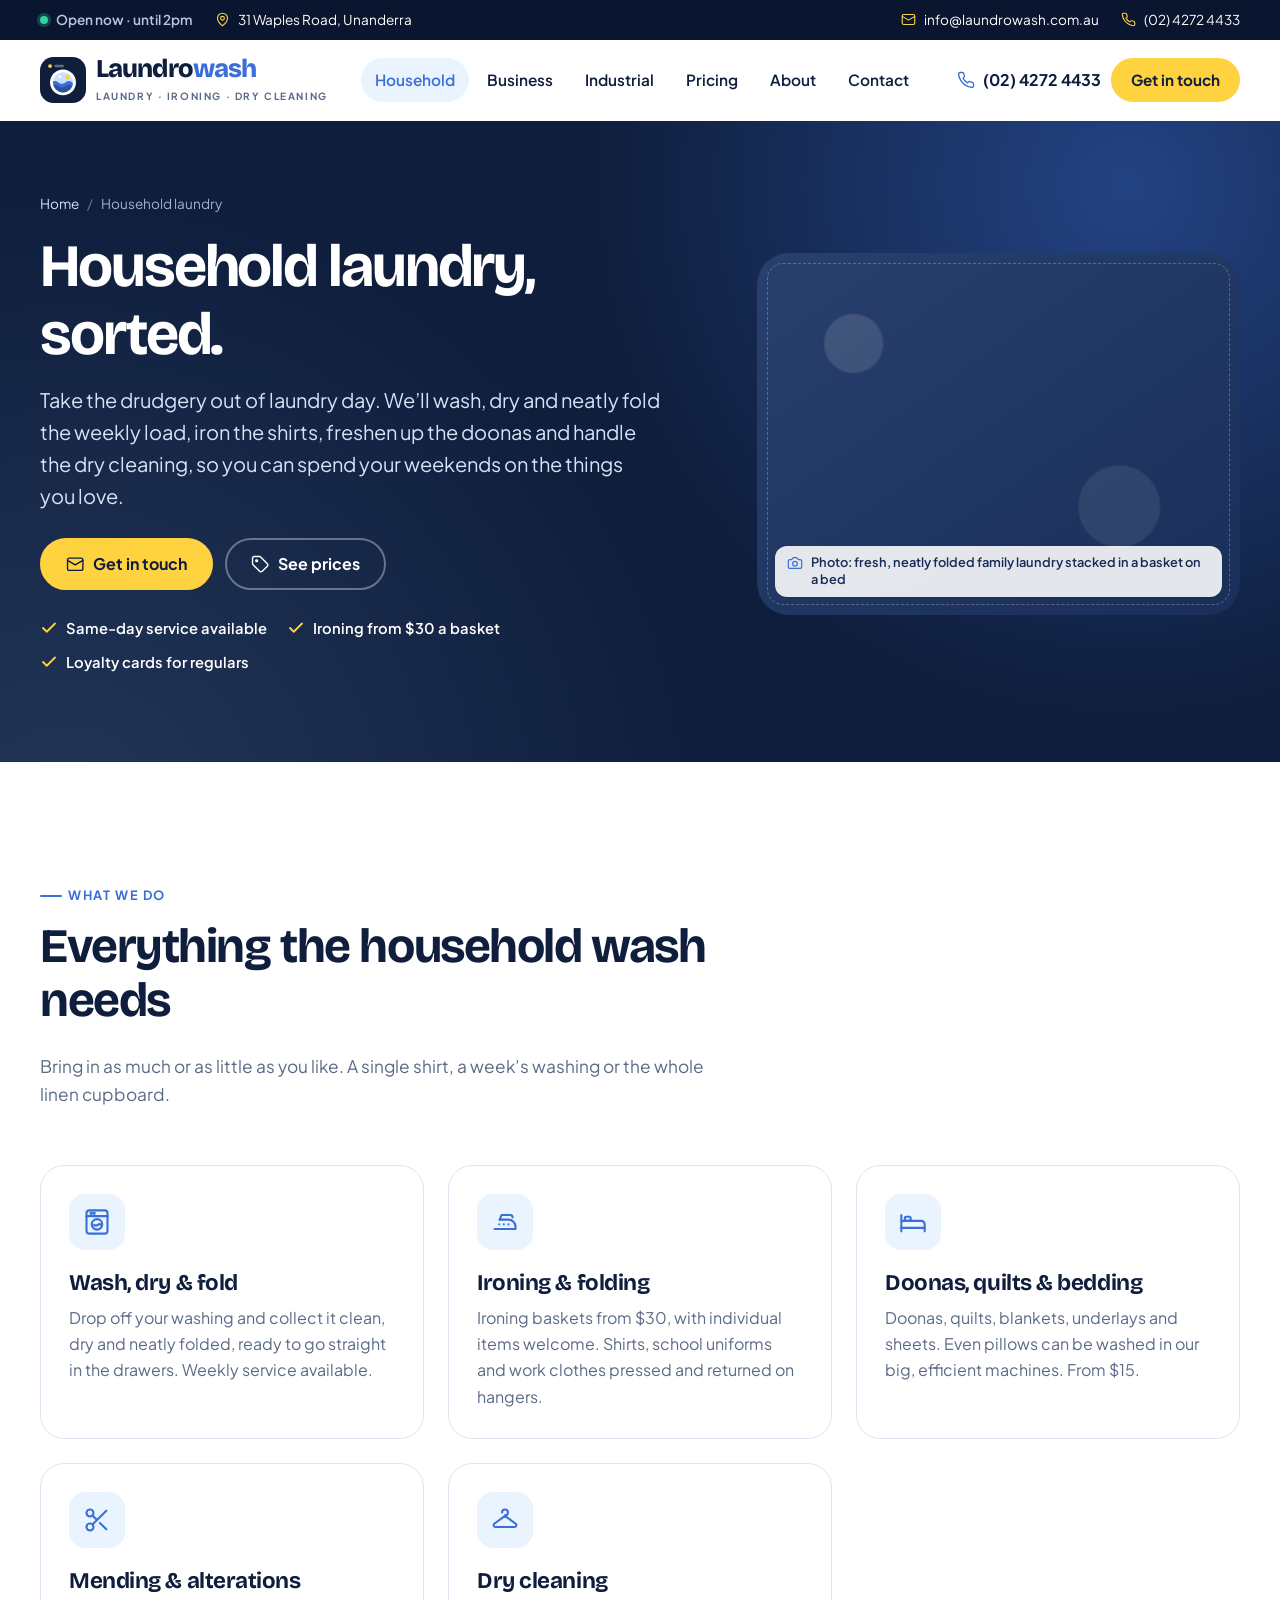
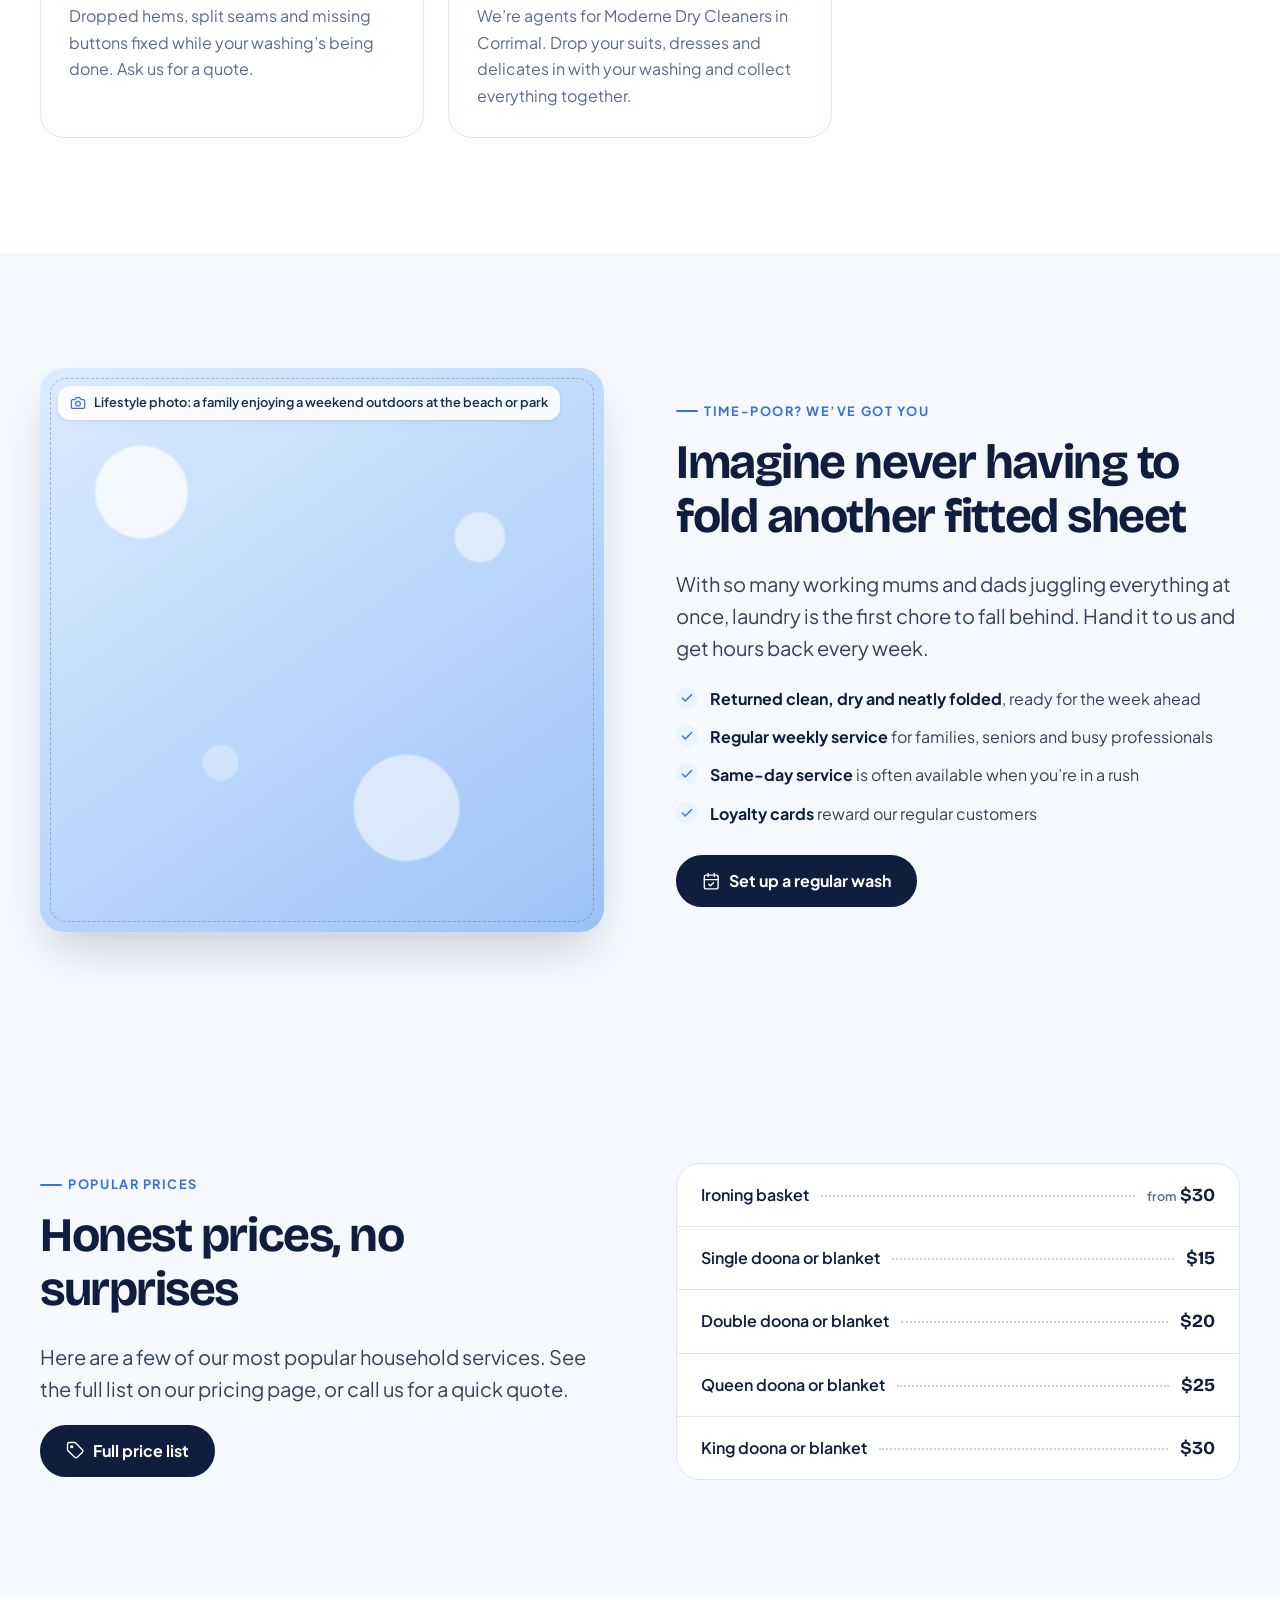
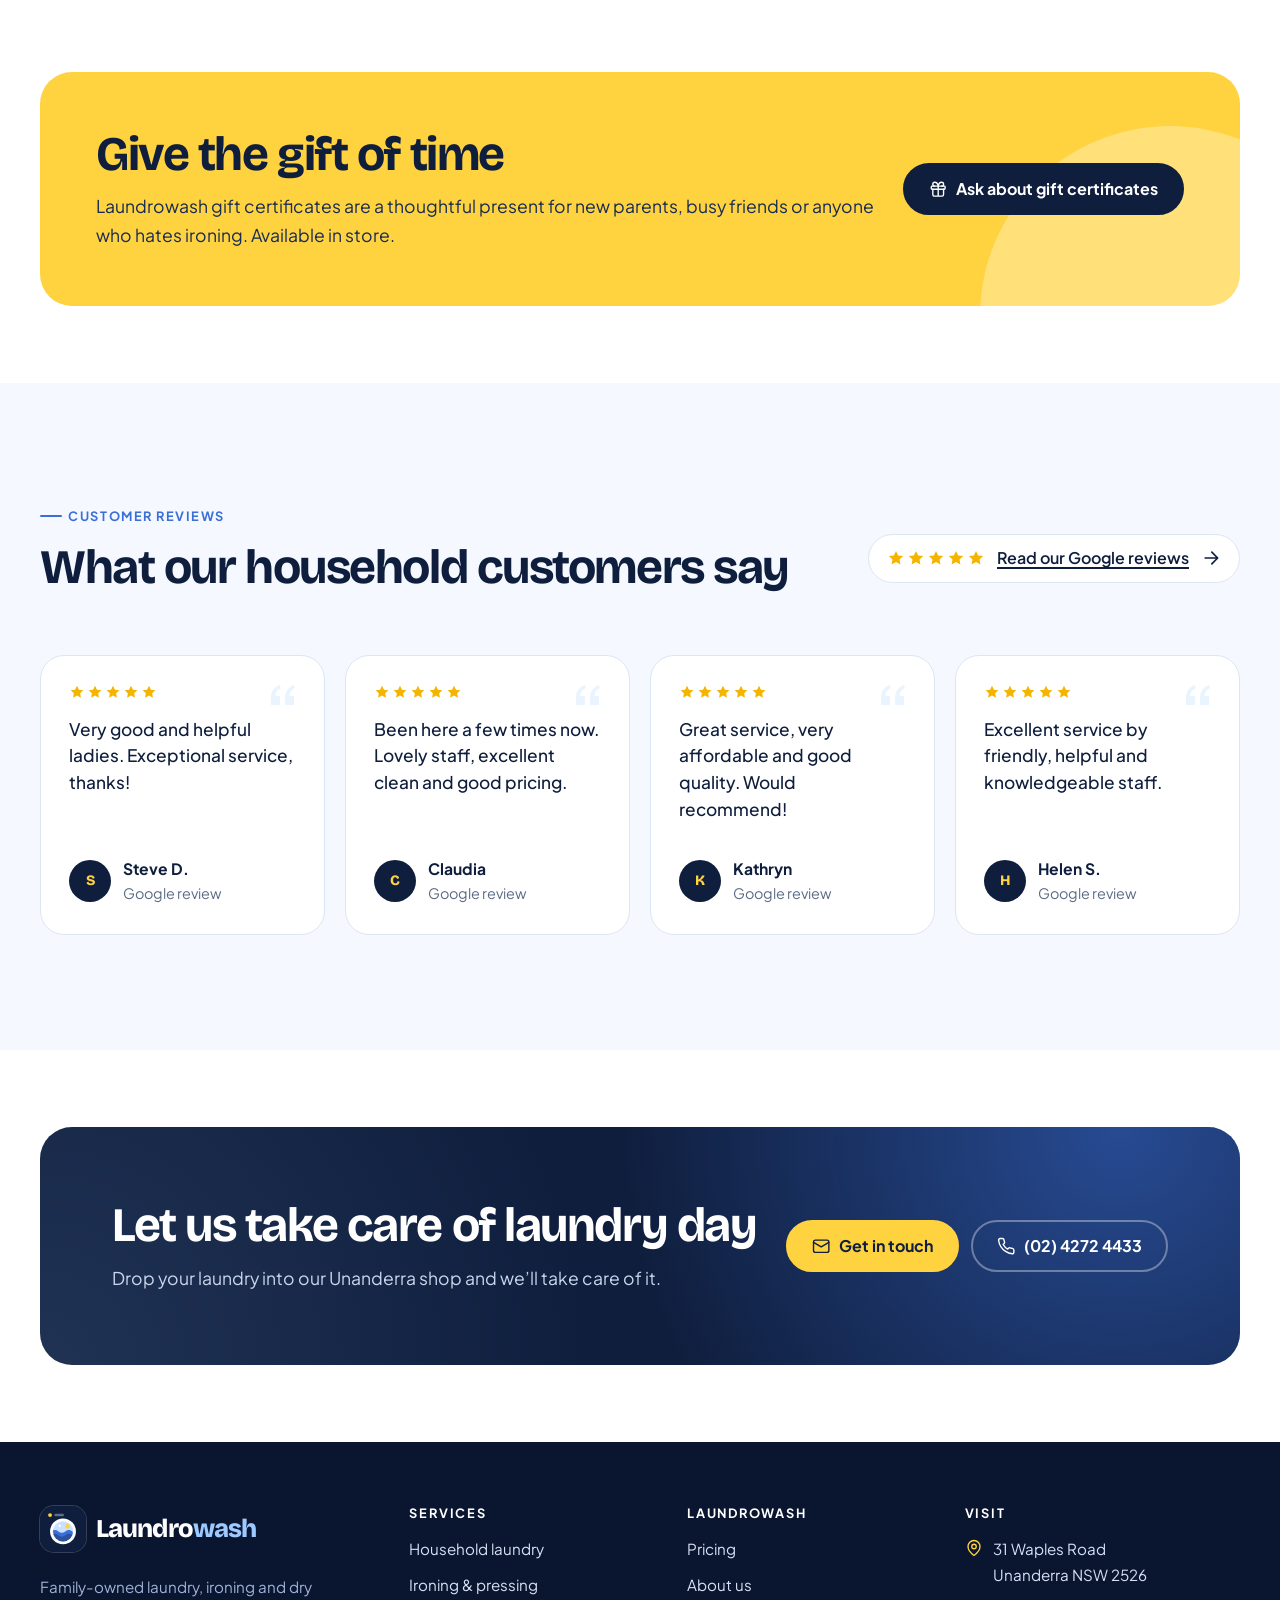
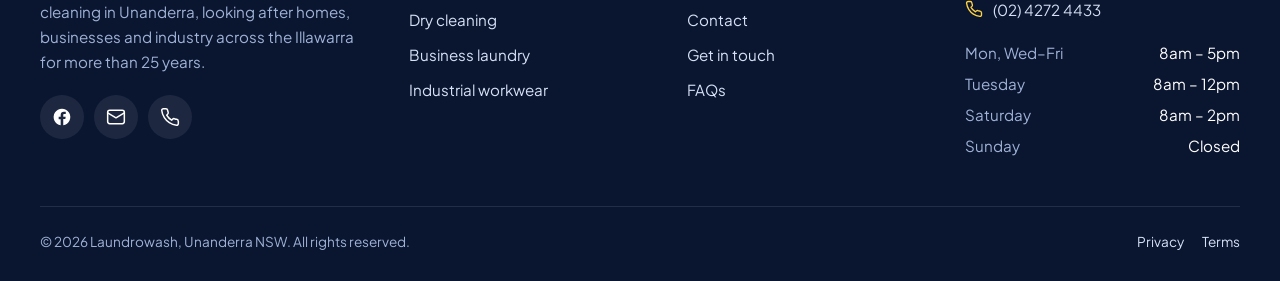
<file: domestic/index.html>
<!doctype html>
<html lang="en-AU">
<head>
  <meta charset="utf-8">
  <meta name="viewport" content="width=device-width, initial-scale=1, viewport-fit=cover">
  <title>Household Laundry & Ironing Service in Wollongong | Laundrowash</title>
  <meta name="description" content="Get your weekends back. Wash, dry & fold, ironing from $30 a basket, doonas from $15, mending, dry cleaning. Drop off at our Unanderra shop.">
  <link rel="canonical" href="https://www.laundrowash.com.au/domestic/">
  <meta name="theme-color" content="#0f1e3d">
  <meta name="format-detection" content="telephone=no">

  <meta property="og:type" content="website">
  <meta property="og:site_name" content="Laundrowash">
  <meta property="og:locale" content="en_AU">
  <meta property="og:title" content="Household Laundry & Ironing Service in Wollongong | Laundrowash">
  <meta property="og:description" content="Get your weekends back. Wash, dry & fold, ironing from $30 a basket, doonas from $15, mending, dry cleaning. Drop off at our Unanderra shop.">
  <meta property="og:url" content="https://www.laundrowash.com.au/domestic/">
  <meta property="og:image" content="https://www.laundrowash.com.au/assets/img/og-image.png">
  <meta property="og:image:width" content="1200">
  <meta property="og:image:height" content="630">
  <meta name="twitter:card" content="summary_large_image">

  <link rel="icon" href="/assets/img/favicon.svg" type="image/svg+xml">
  <link rel="icon" href="/favicon.ico" sizes="32x32">
  <link rel="apple-touch-icon" href="/assets/img/apple-touch-icon.png">
  <link rel="manifest" href="/site.webmanifest">

  <link rel="preload" href="/assets/fonts/plus-jakarta-sans-latin.woff2" as="font" type="font/woff2" crossorigin>
  <link rel="preload" href="/assets/fonts/bricolage-grotesque-latin.woff2" as="font" type="font/woff2" crossorigin>
  <link rel="stylesheet" href="/assets/css/styles.css">
  <script src="/assets/js/main.js" defer></script>

  <script type="application/ld+json">{"@context":"https://schema.org","@type":"DryCleaningOrLaundry","@id":"https://www.laundrowash.com.au/#business","name":"Laundrowash","alternateName":"Laundrowash Laundrette Unanderra","description":"Family-owned laundry in Unanderra offering washing, drying, folding, ironing and dry cleaning for households, businesses and industry across the Illawarra, with pickup and delivery for business and industrial customers.","url":"https://www.laundrowash.com.au/","telephone":"+61 2 4272 4433","email":"info@laundrowash.com.au","image":"https://www.laundrowash.com.au/assets/img/og-image.png","logo":"https://www.laundrowash.com.au/assets/img/apple-touch-icon.png","priceRange":"$$","address":{"@type":"PostalAddress","streetAddress":"31 Waples Road","addressLocality":"Unanderra","addressRegion":"NSW","postalCode":"2526","addressCountry":"AU"},"areaServed":[{"@type":"Place","name":"Unanderra"},{"@type":"Place","name":"Wollongong"},{"@type":"Place","name":"Figtree"},{"@type":"Place","name":"Dapto"},{"@type":"Place","name":"Port Kembla"},{"@type":"Place","name":"Illawarra"}],"openingHoursSpecification":[{"@type":"OpeningHoursSpecification","dayOfWeek":"Monday","opens":"08:00","closes":"17:00"},{"@type":"OpeningHoursSpecification","dayOfWeek":"Tuesday","opens":"08:00","closes":"12:00"},{"@type":"OpeningHoursSpecification","dayOfWeek":"Wednesday","opens":"08:00","closes":"17:00"},{"@type":"OpeningHoursSpecification","dayOfWeek":"Thursday","opens":"08:00","closes":"17:00"},{"@type":"OpeningHoursSpecification","dayOfWeek":"Friday","opens":"08:00","closes":"17:00"},{"@type":"OpeningHoursSpecification","dayOfWeek":"Saturday","opens":"08:00","closes":"14:00"}],"sameAs":["https://www.facebook.com/laundrowashlaundrette/"]}</script>
  <script type="application/ld+json">{"@context":"https://schema.org","@type":"BreadcrumbList","itemListElement":[{"@type":"ListItem","position":1,"name":"Home","item":"https://www.laundrowash.com.au/"},{"@type":"ListItem","position":2,"name":"Household laundry","item":"https://www.laundrowash.com.au/domestic/"}]}</script>
</head>
<body>
<a class="skip-link" href="#main">Skip to content</a>

<div class="topbar">
  <div class="container">
    <div class="topbar__group">
      <span class="topbar__item status" data-open-status><span class="status__dot"></span><span class="status__text">Mon–Fri from 8am · Sat 8am–2pm</span></span>
      <a class="topbar__item" href="https://www.google.com/maps/dir/?api=1&destination=Laundrowash%2C%2031%20Waples%20Road%2C%20Unanderra%20NSW%202526" target="_blank" rel="noopener"><svg class="icon" aria-hidden="true"><use href="/assets/img/icons.svg#i-pin"></use></svg>31 Waples Road, Unanderra</a>
    </div>
    <div class="topbar__group">
      <a class="topbar__item" href="mailto:info@laundrowash.com.au"><svg class="icon" aria-hidden="true"><use href="/assets/img/icons.svg#i-mail"></use></svg>info@laundrowash.com.au</a>
      <a class="topbar__item" href="tel:+61242724433"><svg class="icon" aria-hidden="true"><use href="/assets/img/icons.svg#i-phone"></use></svg>(02) 4272 4433</a>
    </div>
  </div>
</div>

<header class="site-header">
  <div class="container">
    <a class="brand" href="/" aria-label="Laundrowash home">
      <img class="brand__mark" src="/assets/img/logo-mark.svg" alt="" width="46" height="46">
      <span><span class="brand__name">Laundro<span>wash</span></span><span class="brand__tag">Laundry · Ironing · Dry cleaning</span></span>
    </a>
    <nav class="nav" aria-label="Main">
      <ul class="nav__list">
        <li><a class="nav__link" href="/domestic/" aria-current="page">Household</a></li>
        <li><a class="nav__link" href="/commercial/">Business</a></li>
        <li><a class="nav__link" href="/industrial/">Industrial</a></li>
        <li><a class="nav__link" href="/pricing/">Pricing</a></li>
        <li><a class="nav__link" href="/about-us/">About</a></li>
        <li><a class="nav__link" href="/contact/">Contact</a></li>
      </ul>
    </nav>
    <div class="header-actions">
      <a class="header-phone" href="tel:+61242724433"><svg class="icon" aria-hidden="true"><use href="/assets/img/icons.svg#i-phone"></use></svg>(02) 4272 4433</a>
      <a class="btn btn--sun btn--sm header-cta" href="/contact/#book">Get in touch</a>
      <button class="menu-toggle" type="button" aria-expanded="false" aria-controls="mobile-menu">
        <svg class="icon icon-menu" aria-hidden="true"><use href="/assets/img/icons.svg#i-menu"></use></svg><svg class="icon icon-close" aria-hidden="true"><use href="/assets/img/icons.svg#i-close"></use></svg><span class="menu-toggle__label">Menu</span>
      </button>
    </div>
  </div>
</header>

<div class="mobile-menu" id="mobile-menu">
  <nav aria-label="Mobile">
    <ul class="mobile-menu__list">
      <li><a href="/">Home <svg class="icon" aria-hidden="true"><use href="/assets/img/icons.svg#i-arrow"></use></svg></a></li>
      <li><a href="/domestic/" aria-current="page">Household laundry <svg class="icon" aria-hidden="true"><use href="/assets/img/icons.svg#i-arrow"></use></svg></a></li>
      <li><a href="/commercial/">Business laundry <svg class="icon" aria-hidden="true"><use href="/assets/img/icons.svg#i-arrow"></use></svg></a></li>
      <li><a href="/industrial/">Industrial workwear <svg class="icon" aria-hidden="true"><use href="/assets/img/icons.svg#i-arrow"></use></svg></a></li>
      <li><a href="/pricing/">Pricing <svg class="icon" aria-hidden="true"><use href="/assets/img/icons.svg#i-arrow"></use></svg></a></li>
      <li><a href="/about-us/">About <svg class="icon" aria-hidden="true"><use href="/assets/img/icons.svg#i-arrow"></use></svg></a></li>
      <li><a href="/contact/">Contact <svg class="icon" aria-hidden="true"><use href="/assets/img/icons.svg#i-arrow"></use></svg></a></li>
    </ul>
  </nav>
  <div class="mobile-menu__cta">
    <a class="btn btn--sun btn--block" href="/contact/#book"><svg class="icon" aria-hidden="true"><use href="/assets/img/icons.svg#i-mail"></use></svg> Get in touch</a>
    <a class="btn btn--ghost btn--block" href="tel:+61242724433"><svg class="icon" aria-hidden="true"><use href="/assets/img/icons.svg#i-phone"></use></svg> Call (02) 4272 4433</a>
  </div>
  <div class="mobile-menu__info">
    <p class="status" data-open-status><span class="status__dot"></span><span class="status__text">Mon–Fri from 8am · Sat 8am–2pm</span></p>
    <p><svg class="icon" aria-hidden="true"><use href="/assets/img/icons.svg#i-pin"></use></svg> 31 Waples Road, Unanderra NSW 2526</p>
    <p><svg class="icon" aria-hidden="true"><use href="/assets/img/icons.svg#i-mail"></use></svg> <a href="mailto:info@laundrowash.com.au">info@laundrowash.com.au</a></p>
  </div>
</div>

<main id="main">
<section class="page-hero">
  <div class="container page-hero__grid">
    <div>
      <ol class="breadcrumbs" aria-label="Breadcrumb"><li><a href="/">Home</a></li><li aria-current="page">Household laundry</li></ol>
      <h1>Household laundry, sorted.</h1>
      <p class="lead">Take the drudgery out of laundry day. We&rsquo;ll wash, dry and neatly fold the weekly load, iron the shirts, freshen up the doonas and handle the dry cleaning, so you can spend your weekends on the things you love.</p>
      <div class="btn-row">
        <a class="btn btn--sun" href="/contact/?service=domestic#book"><svg class="icon" aria-hidden="true"><use href="/assets/img/icons.svg#i-mail"></use></svg> Get in touch</a>
        <a class="btn btn--outline-light" href="/pricing/"><svg class="icon" aria-hidden="true"><use href="/assets/img/icons.svg#i-tag"></use></svg> See prices</a>
      </div>
      <ul class="page-hero__points">
        <li><svg class="icon" aria-hidden="true"><use href="/assets/img/icons.svg#i-check"></use></svg> Same-day service available</li>
        <li><svg class="icon" aria-hidden="true"><use href="/assets/img/icons.svg#i-check"></use></svg> Ironing from $30 a basket</li>
        <li><svg class="icon" aria-hidden="true"><use href="/assets/img/icons.svg#i-check"></use></svg> Loyalty cards for regulars</li>
      </ul>
    </div>
    <div class="ph ph--navy" role="img" aria-label="Photo placeholder: Photo: fresh, neatly folded family laundry stacked in a basket on a bed"><span class="ph__label"><svg class="icon" aria-hidden="true"><use href="/assets/img/icons.svg#i-camera"></use></svg><span>Photo: fresh, neatly folded family laundry stacked in a basket on a bed</span></span></div>
  </div>
</section>

<section class="section" aria-labelledby="dom-services">
  <div class="container">
    <div class="section-head">
      <p class="eyebrow">What we do</p>
      <h2 id="dom-services">Everything the household wash needs</h2>
      <p>Bring in as much or as little as you like. A single shirt, a week&rsquo;s washing or the whole linen cupboard.</p>
    </div>
    <div class="grid grid--3">
      <article class="card reveal" id="wash-fold">
        <span class="card__icon"><svg class="icon" aria-hidden="true"><use href="/assets/img/icons.svg#i-washer"></use></svg></span>
        <h3>Wash, dry &amp; fold</h3>
        <p>Drop off your washing and collect it clean, dry and neatly folded, ready to go straight in the drawers. Weekly service available.</p>
      </article>
      <article class="card reveal reveal-d1" id="ironing">
        <span class="card__icon"><svg class="icon" aria-hidden="true"><use href="/assets/img/icons.svg#i-iron"></use></svg></span>
        <h3>Ironing &amp; folding</h3>
        <p>Ironing baskets from $30, with individual items welcome. Shirts, school uniforms and work clothes pressed and returned on hangers.</p>
      </article>
      <article class="card reveal reveal-d2" id="bedding">
        <span class="card__icon"><svg class="icon" aria-hidden="true"><use href="/assets/img/icons.svg#i-bed"></use></svg></span>
        <h3>Doonas, quilts &amp; bedding</h3>
        <p>Doonas, quilts, blankets, underlays and sheets. Even pillows can be washed in our big, efficient machines. From $15.</p>
      </article>
      <article class="card reveal" id="mending">
        <span class="card__icon"><svg class="icon" aria-hidden="true"><use href="/assets/img/icons.svg#i-scissors"></use></svg></span>
        <h3>Mending &amp; alterations</h3>
        <p>Dropped hems, split seams and missing buttons fixed while your washing&rsquo;s being done. Ask us for a quote.</p>
      </article>
      <article class="card reveal reveal-d1" id="dry-cleaning">
        <span class="card__icon"><svg class="icon" aria-hidden="true"><use href="/assets/img/icons.svg#i-hanger"></use></svg></span>
        <h3>Dry cleaning</h3>
        <p>We&rsquo;re agents for Moderne Dry Cleaners in Corrimal. Drop your suits, dresses and delicates in with your washing and collect everything together.</p>
      </article>
    </div>
  </div>
</section>

<section class="section section--soft" aria-labelledby="time-title">
  <div class="container split">
    <div class="split__media reveal">
      <div class="ph ph--square" role="img" aria-label="Photo placeholder: Lifestyle photo: a family enjoying a weekend outdoors at the beach or park"><span class="ph__label"><svg class="icon" aria-hidden="true"><use href="/assets/img/icons.svg#i-camera"></use></svg><span>Lifestyle photo: a family enjoying a weekend outdoors at the beach or park</span></span></div>
    </div>
    <div class="reveal reveal-d1">
      <p class="eyebrow">Time-poor? We&rsquo;ve got you</p>
      <h2 id="time-title">Imagine never having to fold another fitted sheet</h2>
      <p class="lead">With so many working mums and dads juggling everything at once, laundry is the first chore to fall behind. Hand it to us and get hours back every week.</p>
      <ul class="checklist">
        <li><svg class="icon" aria-hidden="true"><use href="/assets/img/icons.svg#i-check"></use></svg> <span><strong>Returned clean, dry and neatly folded</strong>, ready for the week ahead</span></li>
        <li><svg class="icon" aria-hidden="true"><use href="/assets/img/icons.svg#i-check"></use></svg> <span><strong>Regular weekly service</strong> for families, seniors and busy professionals</span></li>
        <li><svg class="icon" aria-hidden="true"><use href="/assets/img/icons.svg#i-check"></use></svg> <span><strong>Same-day service</strong> is often available when you&rsquo;re in a rush</span></li>
        <li><svg class="icon" aria-hidden="true"><use href="/assets/img/icons.svg#i-check"></use></svg> <span><strong>Loyalty cards</strong> reward our regular customers</span></li>
      </ul>
      <a class="btn" href="/contact/?service=domestic#book"><svg class="icon" aria-hidden="true"><use href="/assets/img/icons.svg#i-calendar"></use></svg> Set up a regular wash</a>
    </div>
  </div>
</section>

<section class="section section--soft" aria-labelledby="dom-prices">
  <div class="container">
    <div class="split">
      <div class="reveal">
        <p class="eyebrow">Popular prices</p>
        <h2 id="dom-prices">Honest prices, no surprises</h2>
        <p class="lead">Here are a few of our most popular household services. See the full list on our pricing page, or call us for a quick quote.</p>
        <a class="btn" href="/pricing/"><svg class="icon" aria-hidden="true"><use href="/assets/img/icons.svg#i-tag"></use></svg> Full price list</a>
      </div>
      <div class="price-group reveal reveal-d1" style="margin:0">
        <ul class="price-list">
          <li><span class="price-list__name">Ironing basket</span><span class="price-list__dots"></span><span class="price-list__price"><small>from</small>$30</span></li>
          <li><span class="price-list__name">Single doona or blanket</span><span class="price-list__dots"></span><span class="price-list__price">$15</span></li>
          <li><span class="price-list__name">Double doona or blanket</span><span class="price-list__dots"></span><span class="price-list__price">$20</span></li>
          <li><span class="price-list__name">Queen doona or blanket</span><span class="price-list__dots"></span><span class="price-list__price">$25</span></li>
          <li><span class="price-list__name">King doona or blanket</span><span class="price-list__dots"></span><span class="price-list__price">$30</span></li>
        </ul>
      </div>
    </div>
  </div>
</section>

<section class="section section--tight">
  <div class="container">
    <div class="promo reveal">
      <div>
        <h2>Give the gift of time</h2>
        <p>Laundrowash gift certificates are a thoughtful present for new parents, busy friends or anyone who hates ironing. Available in store.</p>
      </div>
      <div class="btn-row">
        <a class="btn" href="tel:+61242724433"><svg class="icon" aria-hidden="true"><use href="/assets/img/icons.svg#i-gift"></use></svg> Ask about gift certificates</a>
      </div>
    </div>
  </div>
</section>

<section class="section section--soft" aria-labelledby="reviews-title">
  <div class="container">
    <div class="reviews__summary">
      <div>
        <p class="eyebrow">Customer reviews</p>
        <h2 id="reviews-title" class="mt-0">What our household customers say</h2>
      </div>
      <a class="rating-pill" href="https://www.google.com/search?q=Laundrowash+Unanderra+reviews" target="_blank" rel="noopener"><span class="stars" role="img" aria-label="5 out of 5 stars"><svg class="icon" aria-hidden="true"><use href="/assets/img/icons.svg#i-star"></use></svg><svg class="icon" aria-hidden="true"><use href="/assets/img/icons.svg#i-star"></use></svg><svg class="icon" aria-hidden="true"><use href="/assets/img/icons.svg#i-star"></use></svg><svg class="icon" aria-hidden="true"><use href="/assets/img/icons.svg#i-star"></use></svg><svg class="icon" aria-hidden="true"><use href="/assets/img/icons.svg#i-star"></use></svg></span> Read our Google reviews <svg class="icon" aria-hidden="true"><use href="/assets/img/icons.svg#i-arrow"></use></svg></a>
    </div>
    <div class="reviews">
  <figure class="review reveal reveal-d0">
    <svg class="review__quote-icon" aria-hidden="true"><use href="/assets/img/icons.svg#i-quote"></use></svg>
    <span class="stars" role="img" aria-label="5 out of 5 stars"><svg class="icon" aria-hidden="true"><use href="/assets/img/icons.svg#i-star"></use></svg><svg class="icon" aria-hidden="true"><use href="/assets/img/icons.svg#i-star"></use></svg><svg class="icon" aria-hidden="true"><use href="/assets/img/icons.svg#i-star"></use></svg><svg class="icon" aria-hidden="true"><use href="/assets/img/icons.svg#i-star"></use></svg><svg class="icon" aria-hidden="true"><use href="/assets/img/icons.svg#i-star"></use></svg></span>
    <blockquote><p>Very good and helpful ladies. Exceptional service, thanks!</p></blockquote>
    <figcaption><span class="review__avatar" aria-hidden="true">S</span><span><strong>Steve D.</strong>Google review</span></figcaption>
  </figure>
  <figure class="review reveal reveal-d1">
    <svg class="review__quote-icon" aria-hidden="true"><use href="/assets/img/icons.svg#i-quote"></use></svg>
    <span class="stars" role="img" aria-label="5 out of 5 stars"><svg class="icon" aria-hidden="true"><use href="/assets/img/icons.svg#i-star"></use></svg><svg class="icon" aria-hidden="true"><use href="/assets/img/icons.svg#i-star"></use></svg><svg class="icon" aria-hidden="true"><use href="/assets/img/icons.svg#i-star"></use></svg><svg class="icon" aria-hidden="true"><use href="/assets/img/icons.svg#i-star"></use></svg><svg class="icon" aria-hidden="true"><use href="/assets/img/icons.svg#i-star"></use></svg></span>
    <blockquote><p>Been here a few times now. Lovely staff, excellent clean and good pricing.</p></blockquote>
    <figcaption><span class="review__avatar" aria-hidden="true">C</span><span><strong>Claudia</strong>Google review</span></figcaption>
  </figure>
  <figure class="review reveal reveal-d2">
    <svg class="review__quote-icon" aria-hidden="true"><use href="/assets/img/icons.svg#i-quote"></use></svg>
    <span class="stars" role="img" aria-label="5 out of 5 stars"><svg class="icon" aria-hidden="true"><use href="/assets/img/icons.svg#i-star"></use></svg><svg class="icon" aria-hidden="true"><use href="/assets/img/icons.svg#i-star"></use></svg><svg class="icon" aria-hidden="true"><use href="/assets/img/icons.svg#i-star"></use></svg><svg class="icon" aria-hidden="true"><use href="/assets/img/icons.svg#i-star"></use></svg><svg class="icon" aria-hidden="true"><use href="/assets/img/icons.svg#i-star"></use></svg></span>
    <blockquote><p>Great service, very affordable and good quality. Would recommend!</p></blockquote>
    <figcaption><span class="review__avatar" aria-hidden="true">K</span><span><strong>Kathryn</strong>Google review</span></figcaption>
  </figure>
  <figure class="review reveal reveal-d3">
    <svg class="review__quote-icon" aria-hidden="true"><use href="/assets/img/icons.svg#i-quote"></use></svg>
    <span class="stars" role="img" aria-label="5 out of 5 stars"><svg class="icon" aria-hidden="true"><use href="/assets/img/icons.svg#i-star"></use></svg><svg class="icon" aria-hidden="true"><use href="/assets/img/icons.svg#i-star"></use></svg><svg class="icon" aria-hidden="true"><use href="/assets/img/icons.svg#i-star"></use></svg><svg class="icon" aria-hidden="true"><use href="/assets/img/icons.svg#i-star"></use></svg><svg class="icon" aria-hidden="true"><use href="/assets/img/icons.svg#i-star"></use></svg></span>
    <blockquote><p>Excellent service by friendly, helpful and knowledgeable staff.</p></blockquote>
    <figcaption><span class="review__avatar" aria-hidden="true">H</span><span><strong>Helen S.</strong>Google review</span></figcaption>
  </figure>
</div>
  </div>
</section>

<section class="section section--tight">
  <div class="container">
    <div class="cta-panel reveal">
      <div>
        <h2>Let us take care of laundry day</h2>
        <p>Drop your laundry into our Unanderra shop and we&rsquo;ll take care of it.</p>
      </div>
      <div class="btn-row">
        <a class="btn btn--sun" href="/contact/#book"><svg class="icon" aria-hidden="true"><use href="/assets/img/icons.svg#i-mail"></use></svg> Get in touch</a>
        <a class="btn btn--outline-light" href="tel:+61242724433"><svg class="icon" aria-hidden="true"><use href="/assets/img/icons.svg#i-phone"></use></svg> (02) 4272 4433</a>
      </div>
    </div>
  </div>
</section>
</main>

<footer class="site-footer">
  <div class="container">
    <div class="footer-grid">
      <div class="footer-brand">
        <a class="brand" href="/" aria-label="Laundrowash home">
          <img class="brand__mark" src="/assets/img/logo-mark.svg" alt="" width="46" height="46" loading="lazy">
          <span class="brand__name">Laundro<span>wash</span></span>
        </a>
        <p>Family-owned laundry, ironing and dry cleaning in Unanderra, looking after homes, businesses and industry across the Illawarra for more than 25 years.</p>
        <div class="social">
          <a href="https://www.facebook.com/laundrowashlaundrette/" target="_blank" rel="noopener" aria-label="Laundrowash on Facebook"><svg class="icon" aria-hidden="true"><use href="/assets/img/icons.svg#i-facebook"></use></svg></a>
          <a href="mailto:info@laundrowash.com.au" aria-label="Email Laundrowash"><svg class="icon" aria-hidden="true"><use href="/assets/img/icons.svg#i-mail"></use></svg></a>
          <a href="tel:+61242724433" aria-label="Call Laundrowash"><svg class="icon" aria-hidden="true"><use href="/assets/img/icons.svg#i-phone"></use></svg></a>
        </div>
      </div>
      <div class="footer-col">
        <h2>Services</h2>
        <ul>
          <li><a href="/domestic/">Household laundry</a></li>
          <li><a href="/domestic/#ironing">Ironing &amp; pressing</a></li>
          <li><a href="/domestic/#dry-cleaning">Dry cleaning</a></li>
          <li><a href="/commercial/">Business laundry</a></li>
          <li><a href="/industrial/">Industrial workwear</a></li>
        </ul>
      </div>
      <div class="footer-col">
        <h2>Laundrowash</h2>
        <ul>
          <li><a href="/pricing/">Pricing</a></li>
          <li><a href="/about-us/">About us</a></li>
          <li><a href="/contact/">Contact</a></li>
          <li><a href="/contact/#book">Get in touch</a></li>
          <li><a href="/#faq">FAQs</a></li>
        </ul>
      </div>
      <div class="footer-col">
        <h2>Visit</h2>
        <ul>
          <li><svg class="icon" aria-hidden="true"><use href="/assets/img/icons.svg#i-pin"></use></svg><a href="https://www.google.com/maps/dir/?api=1&destination=Laundrowash%2C%2031%20Waples%20Road%2C%20Unanderra%20NSW%202526" target="_blank" rel="noopener">31 Waples Road<br>Unanderra NSW 2526</a></li>
          <li><svg class="icon" aria-hidden="true"><use href="/assets/img/icons.svg#i-phone"></use></svg><a href="tel:+61242724433">(02) 4272 4433</a></li>
        </ul>
        <dl class="footer-hours" style="margin-top:18px">
          <dt>Mon, Wed–Fri</dt><dd>8am – 5pm</dd>
          <dt>Tuesday</dt><dd>8am – 12pm</dd>
          <dt>Saturday</dt><dd>8am – 2pm</dd>
          <dt>Sunday</dt><dd>Closed</dd>
        </dl>
      </div>
    </div>
    <div class="footer-bottom">
      <p style="margin:0">&copy; <span data-year>2026</span> Laundrowash, Unanderra NSW. All rights reserved.</p>
      <ul>
        <li><a href="/privacy-policy/">Privacy</a></li>
        <li><a href="/terms-conditions/">Terms</a></li>
      </ul>
    </div>
  </div>
</footer>

<nav class="action-bar" aria-label="Quick actions">
  <a href="tel:+61242724433"><svg class="icon" aria-hidden="true"><use href="/assets/img/icons.svg#i-phone"></use></svg>Call</a>
  <a href="https://www.google.com/maps/dir/?api=1&destination=Laundrowash%2C%2031%20Waples%20Road%2C%20Unanderra%20NSW%202526" target="_blank" rel="noopener"><svg class="icon" aria-hidden="true"><use href="/assets/img/icons.svg#i-directions"></use></svg>Directions</a>
  <a class="action-bar__primary" href="/contact/#book"><svg class="icon" aria-hidden="true"><use href="/assets/img/icons.svg#i-mail"></use></svg>Get in touch</a>
</nav>
</body>
</html>
</file>
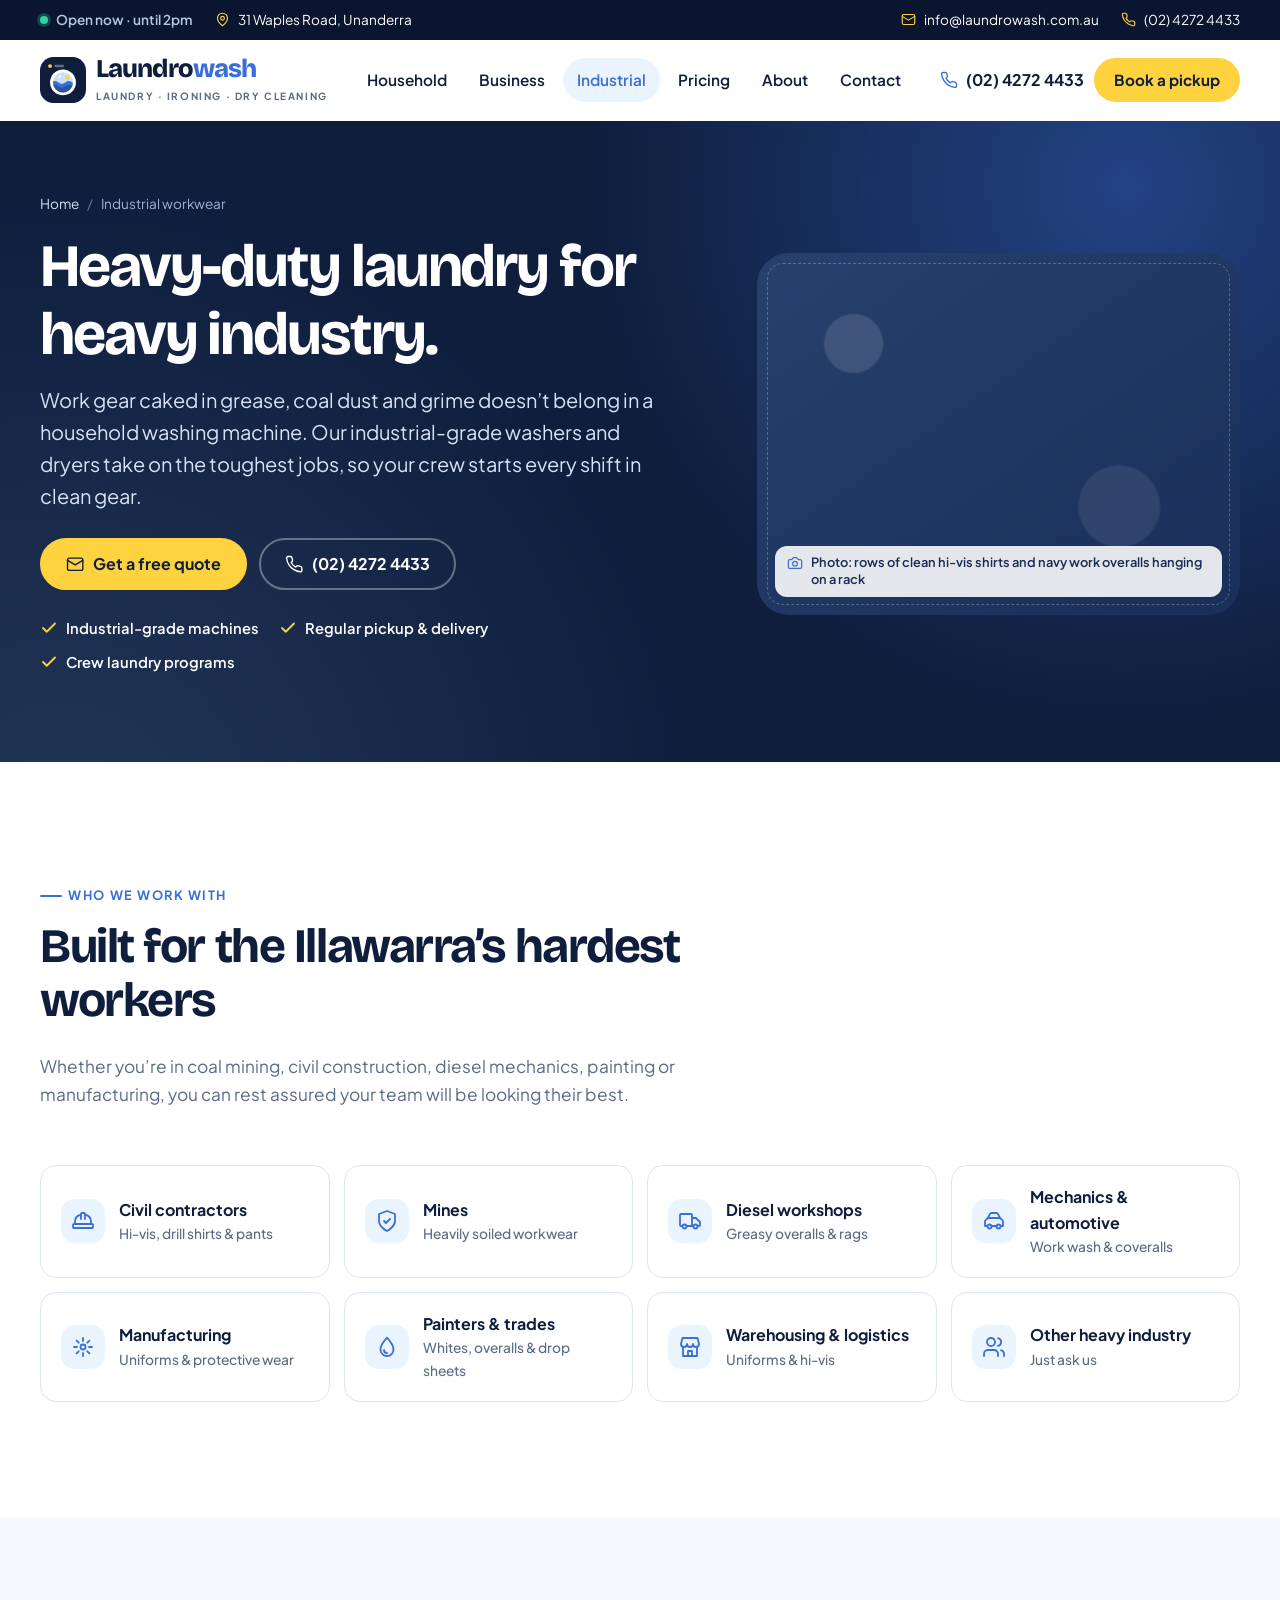
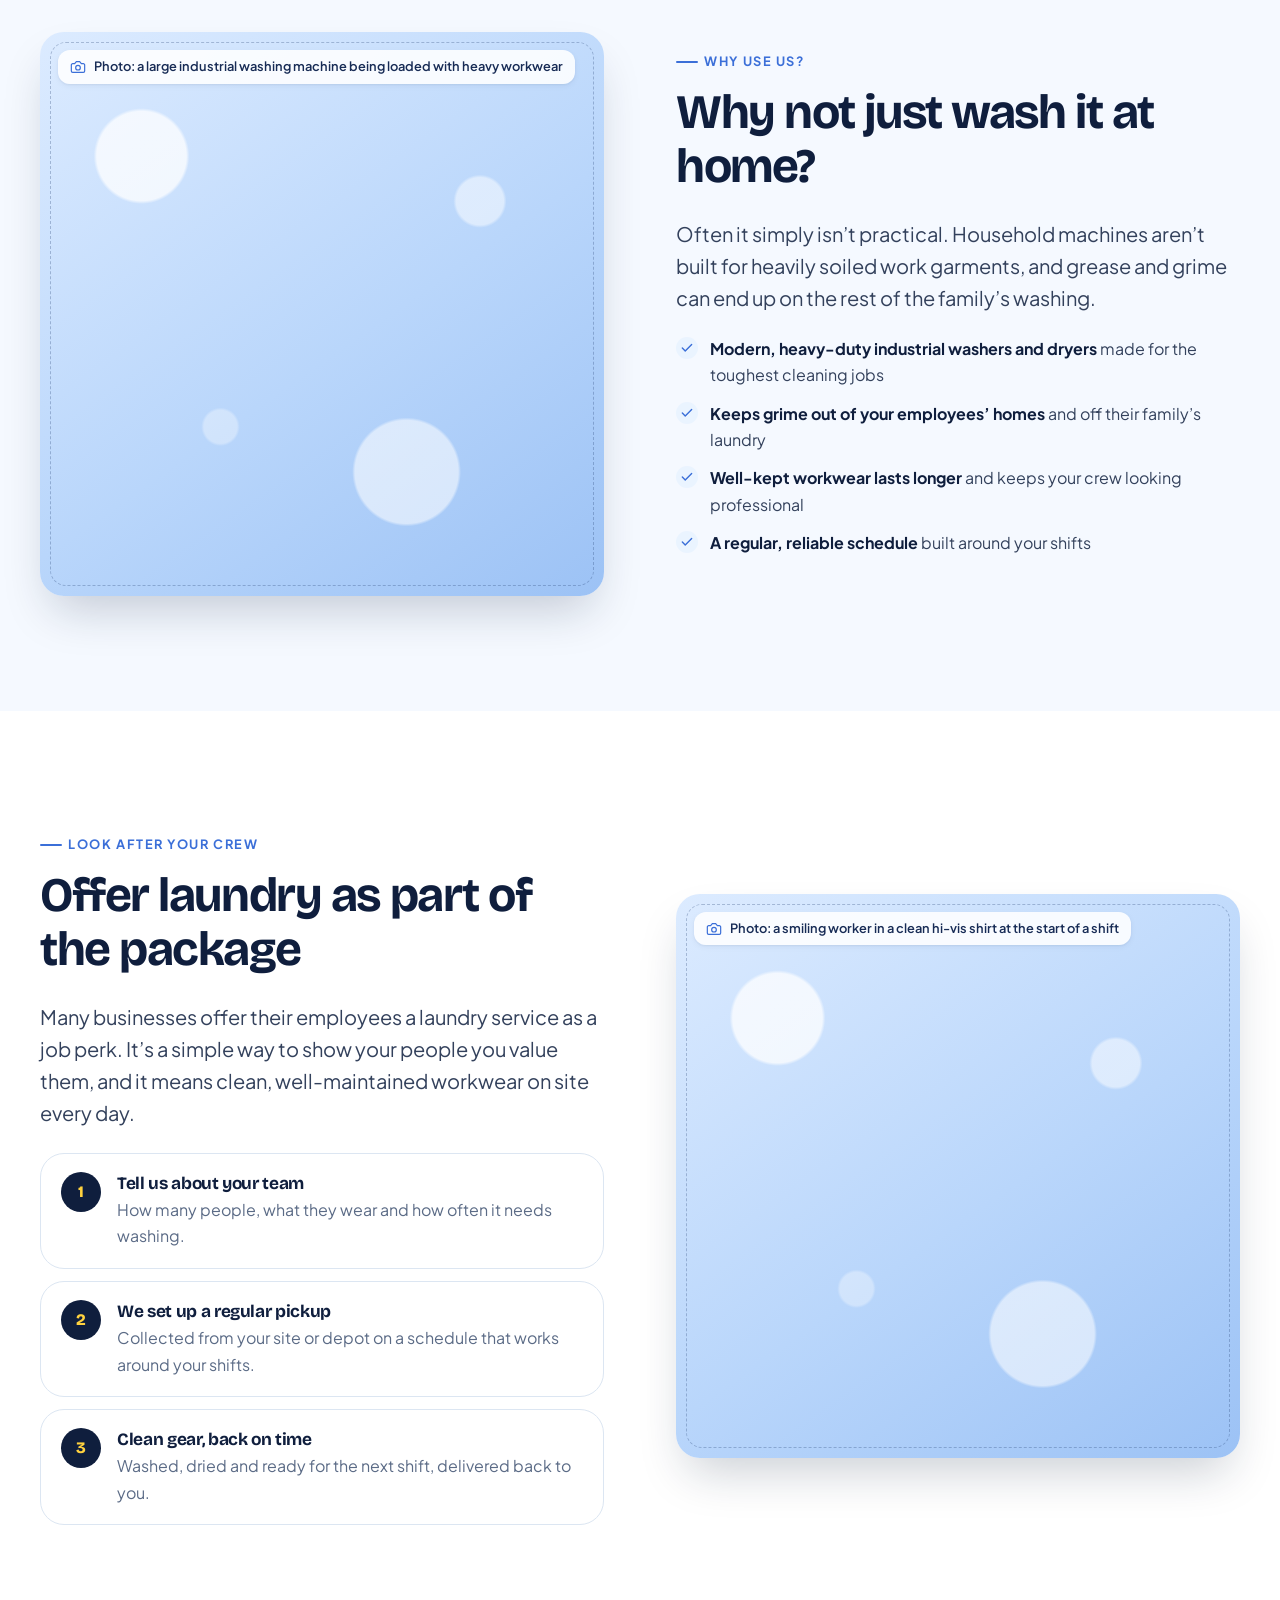
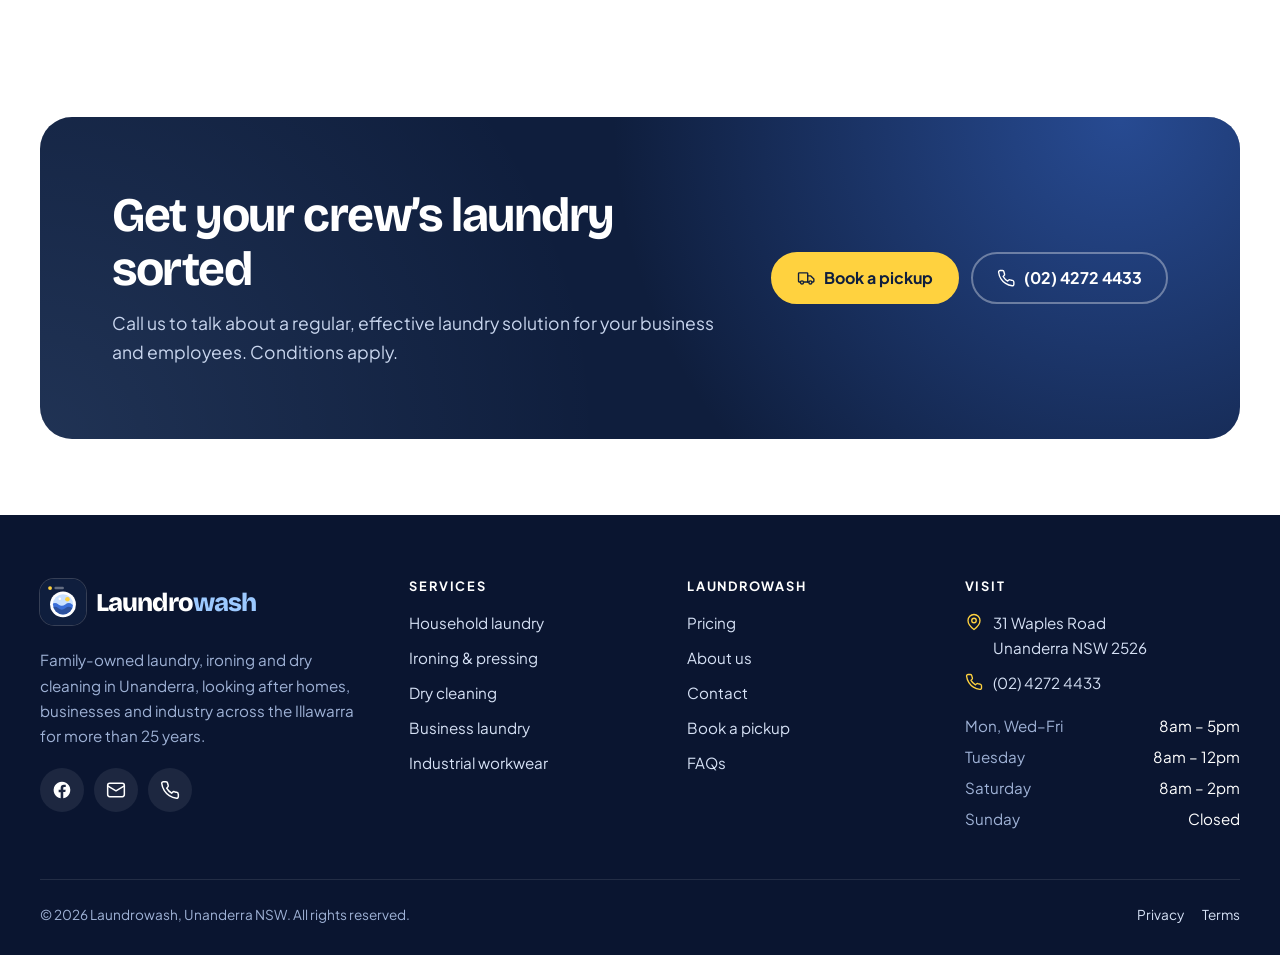
<file: industrial/index.html>
<!doctype html>
<html lang="en-AU">
<head>
  <meta charset="utf-8">
  <meta name="viewport" content="width=device-width, initial-scale=1, viewport-fit=cover">
  <title>Industrial Workwear Laundry Illawarra | Laundrowash Unanderra</title>
  <meta name="description" content="Heavy-duty laundry for mines, civil contractors, diesel workshops and heavy industry. Industrial-grade washers and dryers, regular pickup and crew laundry programs.">
  <link rel="canonical" href="https://www.laundrowash.com.au/industrial/">
  <meta name="theme-color" content="#0f1e3d">
  <meta name="format-detection" content="telephone=no">

  <meta property="og:type" content="website">
  <meta property="og:site_name" content="Laundrowash">
  <meta property="og:locale" content="en_AU">
  <meta property="og:title" content="Industrial Workwear Laundry Illawarra | Laundrowash Unanderra">
  <meta property="og:description" content="Heavy-duty laundry for mines, civil contractors, diesel workshops and heavy industry. Industrial-grade washers and dryers, regular pickup and crew laundry programs.">
  <meta property="og:url" content="https://www.laundrowash.com.au/industrial/">
  <meta property="og:image" content="https://www.laundrowash.com.au/assets/img/og-image.png">
  <meta property="og:image:width" content="1200">
  <meta property="og:image:height" content="630">
  <meta name="twitter:card" content="summary_large_image">

  <link rel="icon" href="/assets/img/favicon.svg" type="image/svg+xml">
  <link rel="icon" href="/favicon.ico" sizes="32x32">
  <link rel="apple-touch-icon" href="/assets/img/apple-touch-icon.png">
  <link rel="manifest" href="/site.webmanifest">

  <link rel="preload" href="/assets/fonts/plus-jakarta-sans-latin.woff2" as="font" type="font/woff2" crossorigin>
  <link rel="preload" href="/assets/fonts/bricolage-grotesque-latin.woff2" as="font" type="font/woff2" crossorigin>
  <link rel="stylesheet" href="/assets/css/styles.css">
  <script src="/assets/js/main.js" defer></script>

  <script type="application/ld+json">{"@context":"https://schema.org","@type":"DryCleaningOrLaundry","@id":"https://www.laundrowash.com.au/#business","name":"Laundrowash","alternateName":"Laundrowash Laundrette Unanderra","description":"Family-owned laundry in Unanderra offering washing, drying, folding, ironing and dry cleaning for households, businesses and industry across the Illawarra, with pickup and delivery for business and industrial customers.","url":"https://www.laundrowash.com.au/","telephone":"+61 2 4272 4433","email":"info@laundrowash.com.au","image":"https://www.laundrowash.com.au/assets/img/og-image.png","logo":"https://www.laundrowash.com.au/assets/img/apple-touch-icon.png","priceRange":"$$","address":{"@type":"PostalAddress","streetAddress":"31 Waples Road","addressLocality":"Unanderra","addressRegion":"NSW","postalCode":"2526","addressCountry":"AU"},"areaServed":[{"@type":"Place","name":"Unanderra"},{"@type":"Place","name":"Wollongong"},{"@type":"Place","name":"Figtree"},{"@type":"Place","name":"Dapto"},{"@type":"Place","name":"Port Kembla"},{"@type":"Place","name":"Illawarra"}],"openingHoursSpecification":[{"@type":"OpeningHoursSpecification","dayOfWeek":"Monday","opens":"08:00","closes":"17:00"},{"@type":"OpeningHoursSpecification","dayOfWeek":"Tuesday","opens":"08:00","closes":"12:00"},{"@type":"OpeningHoursSpecification","dayOfWeek":"Wednesday","opens":"08:00","closes":"17:00"},{"@type":"OpeningHoursSpecification","dayOfWeek":"Thursday","opens":"08:00","closes":"17:00"},{"@type":"OpeningHoursSpecification","dayOfWeek":"Friday","opens":"08:00","closes":"17:00"},{"@type":"OpeningHoursSpecification","dayOfWeek":"Saturday","opens":"08:00","closes":"14:00"}],"sameAs":["https://www.facebook.com/laundrowashlaundrette/"]}</script>
  <script type="application/ld+json">{"@context":"https://schema.org","@type":"BreadcrumbList","itemListElement":[{"@type":"ListItem","position":1,"name":"Home","item":"https://www.laundrowash.com.au/"},{"@type":"ListItem","position":2,"name":"Industrial workwear","item":"https://www.laundrowash.com.au/industrial/"}]}</script>
</head>
<body>
<a class="skip-link" href="#main">Skip to content</a>

<div class="topbar">
  <div class="container">
    <div class="topbar__group">
      <span class="topbar__item status" data-open-status><span class="status__dot"></span><span class="status__text">Mon–Fri from 8am · Sat 8am–2pm</span></span>
      <a class="topbar__item" href="https://www.google.com/maps/dir/?api=1&destination=Laundrowash%2C%2031%20Waples%20Road%2C%20Unanderra%20NSW%202526" target="_blank" rel="noopener"><svg class="icon" aria-hidden="true"><use href="/assets/img/icons.svg#i-pin"></use></svg>31 Waples Road, Unanderra</a>
    </div>
    <div class="topbar__group">
      <a class="topbar__item" href="mailto:info@laundrowash.com.au"><svg class="icon" aria-hidden="true"><use href="/assets/img/icons.svg#i-mail"></use></svg>info@laundrowash.com.au</a>
      <a class="topbar__item" href="tel:+61242724433"><svg class="icon" aria-hidden="true"><use href="/assets/img/icons.svg#i-phone"></use></svg>(02) 4272 4433</a>
    </div>
  </div>
</div>

<header class="site-header">
  <div class="container">
    <a class="brand" href="/" aria-label="Laundrowash home">
      <img class="brand__mark" src="/assets/img/logo-mark.svg" alt="" width="46" height="46">
      <span><span class="brand__name">Laundro<span>wash</span></span><span class="brand__tag">Laundry · Ironing · Dry cleaning</span></span>
    </a>
    <nav class="nav" aria-label="Main">
      <ul class="nav__list">
        <li><a class="nav__link" href="/domestic/">Household</a></li>
        <li><a class="nav__link" href="/commercial/">Business</a></li>
        <li><a class="nav__link" href="/industrial/" aria-current="page">Industrial</a></li>
        <li><a class="nav__link" href="/pricing/">Pricing</a></li>
        <li><a class="nav__link" href="/about-us/">About</a></li>
        <li><a class="nav__link" href="/contact/">Contact</a></li>
      </ul>
    </nav>
    <div class="header-actions">
      <a class="header-phone" href="tel:+61242724433"><svg class="icon" aria-hidden="true"><use href="/assets/img/icons.svg#i-phone"></use></svg>(02) 4272 4433</a>
      <a class="btn btn--sun btn--sm header-cta" href="/contact/?service=industrial#book">Book a pickup</a>
      <button class="menu-toggle" type="button" aria-expanded="false" aria-controls="mobile-menu">
        <svg class="icon icon-menu" aria-hidden="true"><use href="/assets/img/icons.svg#i-menu"></use></svg><svg class="icon icon-close" aria-hidden="true"><use href="/assets/img/icons.svg#i-close"></use></svg><span class="menu-toggle__label">Menu</span>
      </button>
    </div>
  </div>
</header>

<div class="mobile-menu" id="mobile-menu">
  <nav aria-label="Mobile">
    <ul class="mobile-menu__list">
      <li><a href="/">Home <svg class="icon" aria-hidden="true"><use href="/assets/img/icons.svg#i-arrow"></use></svg></a></li>
      <li><a href="/domestic/">Household laundry <svg class="icon" aria-hidden="true"><use href="/assets/img/icons.svg#i-arrow"></use></svg></a></li>
      <li><a href="/commercial/">Business laundry <svg class="icon" aria-hidden="true"><use href="/assets/img/icons.svg#i-arrow"></use></svg></a></li>
      <li><a href="/industrial/" aria-current="page">Industrial workwear <svg class="icon" aria-hidden="true"><use href="/assets/img/icons.svg#i-arrow"></use></svg></a></li>
      <li><a href="/pricing/">Pricing <svg class="icon" aria-hidden="true"><use href="/assets/img/icons.svg#i-arrow"></use></svg></a></li>
      <li><a href="/about-us/">About <svg class="icon" aria-hidden="true"><use href="/assets/img/icons.svg#i-arrow"></use></svg></a></li>
      <li><a href="/contact/">Contact <svg class="icon" aria-hidden="true"><use href="/assets/img/icons.svg#i-arrow"></use></svg></a></li>
    </ul>
  </nav>
  <div class="mobile-menu__cta">
    <a class="btn btn--sun btn--block" href="/contact/?service=industrial#book"><svg class="icon" aria-hidden="true"><use href="/assets/img/icons.svg#i-truck"></use></svg> Book a pickup</a>
    <a class="btn btn--ghost btn--block" href="tel:+61242724433"><svg class="icon" aria-hidden="true"><use href="/assets/img/icons.svg#i-phone"></use></svg> Call (02) 4272 4433</a>
  </div>
  <div class="mobile-menu__info">
    <p class="status" data-open-status><span class="status__dot"></span><span class="status__text">Mon–Fri from 8am · Sat 8am–2pm</span></p>
    <p><svg class="icon" aria-hidden="true"><use href="/assets/img/icons.svg#i-pin"></use></svg> 31 Waples Road, Unanderra NSW 2526</p>
    <p><svg class="icon" aria-hidden="true"><use href="/assets/img/icons.svg#i-mail"></use></svg> <a href="mailto:info@laundrowash.com.au">info@laundrowash.com.au</a></p>
  </div>
</div>

<main id="main">
<section class="page-hero">
  <div class="container page-hero__grid">
    <div>
      <ol class="breadcrumbs" aria-label="Breadcrumb"><li><a href="/">Home</a></li><li aria-current="page">Industrial workwear</li></ol>
      <h1>Heavy-duty laundry for heavy industry.</h1>
      <p class="lead">Work gear caked in grease, coal dust and grime doesn&rsquo;t belong in a household washing machine. Our industrial-grade washers and dryers take on the toughest jobs, so your crew starts every shift in clean gear.</p>
      <div class="btn-row">
        <a class="btn btn--sun" href="/contact/?service=industrial#book"><svg class="icon" aria-hidden="true"><use href="/assets/img/icons.svg#i-mail"></use></svg> Get a free quote</a>
        <a class="btn btn--outline-light" href="tel:+61242724433"><svg class="icon" aria-hidden="true"><use href="/assets/img/icons.svg#i-phone"></use></svg> (02) 4272 4433</a>
      </div>
      <ul class="page-hero__points">
        <li><svg class="icon" aria-hidden="true"><use href="/assets/img/icons.svg#i-check"></use></svg> Industrial-grade machines</li>
        <li><svg class="icon" aria-hidden="true"><use href="/assets/img/icons.svg#i-check"></use></svg> Regular pickup &amp; delivery</li>
        <li><svg class="icon" aria-hidden="true"><use href="/assets/img/icons.svg#i-check"></use></svg> Crew laundry programs</li>
      </ul>
    </div>
    <div class="ph ph--navy" role="img" aria-label="Photo placeholder: Photo: rows of clean hi-vis shirts and navy work overalls hanging on a rack"><span class="ph__label"><svg class="icon" aria-hidden="true"><use href="/assets/img/icons.svg#i-camera"></use></svg><span>Photo: rows of clean hi-vis shirts and navy work overalls hanging on a rack</span></span></div>
  </div>
</section>

<section class="section" aria-labelledby="who-ind">
  <div class="container">
    <div class="section-head">
      <p class="eyebrow">Who we work with</p>
      <h2 id="who-ind">Built for the Illawarra&rsquo;s hardest workers</h2>
      <p>Whether you&rsquo;re in coal mining, civil construction, diesel mechanics, painting or manufacturing, you can rest assured your team will be looking their best.</p>
    </div>
    <ul class="industries">
      <li class="industry reveal"><span class="tile__icon"><svg class="icon" aria-hidden="true"><use href="/assets/img/icons.svg#i-hardhat"></use></svg></span><span>Civil contractors<small>Hi-vis, drill shirts &amp; pants</small></span></li>
      <li class="industry reveal reveal-d1"><span class="tile__icon"><svg class="icon" aria-hidden="true"><use href="/assets/img/icons.svg#i-shield"></use></svg></span><span>Mines<small>Heavily soiled workwear</small></span></li>
      <li class="industry reveal reveal-d2"><span class="tile__icon"><svg class="icon" aria-hidden="true"><use href="/assets/img/icons.svg#i-truck"></use></svg></span><span>Diesel workshops<small>Greasy overalls &amp; rags</small></span></li>
      <li class="industry reveal reveal-d3"><span class="tile__icon"><svg class="icon" aria-hidden="true"><use href="/assets/img/icons.svg#i-car"></use></svg></span><span>Mechanics &amp; automotive<small>Work wash &amp; coveralls</small></span></li>
      <li class="industry reveal"><span class="tile__icon"><svg class="icon" aria-hidden="true"><use href="/assets/img/icons.svg#i-sparkle"></use></svg></span><span>Manufacturing<small>Uniforms &amp; protective wear</small></span></li>
      <li class="industry reveal reveal-d1"><span class="tile__icon"><svg class="icon" aria-hidden="true"><use href="/assets/img/icons.svg#i-drop"></use></svg></span><span>Painters &amp; trades<small>Whites, overalls &amp; drop sheets</small></span></li>
      <li class="industry reveal reveal-d2"><span class="tile__icon"><svg class="icon" aria-hidden="true"><use href="/assets/img/icons.svg#i-store"></use></svg></span><span>Warehousing &amp; logistics<small>Uniforms &amp; hi-vis</small></span></li>
      <li class="industry reveal reveal-d3"><span class="tile__icon"><svg class="icon" aria-hidden="true"><use href="/assets/img/icons.svg#i-users"></use></svg></span><span>Other heavy industry<small>Just ask us</small></span></li>
    </ul>
  </div>
</section>

<section class="section section--soft" aria-labelledby="why-ind">
  <div class="container split">
    <div class="split__media reveal">
      <div class="ph ph--square" role="img" aria-label="Photo placeholder: Photo: a large industrial washing machine being loaded with heavy workwear"><span class="ph__label"><svg class="icon" aria-hidden="true"><use href="/assets/img/icons.svg#i-camera"></use></svg><span>Photo: a large industrial washing machine being loaded with heavy workwear</span></span></div>
    </div>
    <div class="reveal reveal-d1">
      <p class="eyebrow">Why use us?</p>
      <h2 id="why-ind">Why not just wash it at home?</h2>
      <p class="lead">Often it simply isn&rsquo;t practical. Household machines aren&rsquo;t built for heavily soiled work garments, and grease and grime can end up on the rest of the family&rsquo;s washing.</p>
      <ul class="checklist">
        <li><svg class="icon" aria-hidden="true"><use href="/assets/img/icons.svg#i-check"></use></svg> <span><strong>Modern, heavy-duty industrial washers and dryers</strong> made for the toughest cleaning jobs</span></li>
        <li><svg class="icon" aria-hidden="true"><use href="/assets/img/icons.svg#i-check"></use></svg> <span><strong>Keeps grime out of your employees&rsquo; homes</strong> and off their family&rsquo;s laundry</span></li>
        <li><svg class="icon" aria-hidden="true"><use href="/assets/img/icons.svg#i-check"></use></svg> <span><strong>Well-kept workwear lasts longer</strong> and keeps your crew looking professional</span></li>
        <li><svg class="icon" aria-hidden="true"><use href="/assets/img/icons.svg#i-check"></use></svg> <span><strong>A regular, reliable schedule</strong> built around your shifts</span></li>
      </ul>
    </div>
  </div>
</section>

<section class="section" aria-labelledby="package">
  <div class="container split split--reverse">
    <div class="split__media reveal">
      <div class="ph ph--square" role="img" aria-label="Photo placeholder: Photo: a smiling worker in a clean hi-vis shirt at the start of a shift"><span class="ph__label"><svg class="icon" aria-hidden="true"><use href="/assets/img/icons.svg#i-camera"></use></svg><span>Photo: a smiling worker in a clean hi-vis shirt at the start of a shift</span></span></div>
    </div>
    <div class="reveal reveal-d1">
      <p class="eyebrow">Look after your crew</p>
      <h2 id="package">Offer laundry as part of the package</h2>
      <p class="lead">Many businesses offer their employees a laundry service as a job perk. It&rsquo;s a simple way to show your people you value them, and it means clean, well-maintained workwear on site every day.</p>
      <ol class="steps steps--stack">
        <li class="step"><span class="step__num">1</span><div><h3>Tell us about your team</h3><p>How many people, what they wear and how often it needs washing.</p></div></li>
        <li class="step"><span class="step__num">2</span><div><h3>We set up a regular pickup</h3><p>Collected from your site or depot on a schedule that works around your shifts.</p></div></li>
        <li class="step"><span class="step__num">3</span><div><h3>Clean gear, back on time</h3><p>Washed, dried and ready for the next shift, delivered back to you.</p></div></li>
      </ol>
    </div>
  </div>
</section>

<section class="section section--tight">
  <div class="container">
    <div class="cta-panel reveal">
      <div>
        <h2>Get your crew&rsquo;s laundry sorted</h2>
        <p>Call us to talk about a regular, effective laundry solution for your business and employees. Conditions apply.</p>
      </div>
      <div class="btn-row">
        <a class="btn btn--sun" href="/contact/?service=industrial#book"><svg class="icon" aria-hidden="true"><use href="/assets/img/icons.svg#i-truck"></use></svg> Book a pickup</a>
        <a class="btn btn--outline-light" href="tel:+61242724433"><svg class="icon" aria-hidden="true"><use href="/assets/img/icons.svg#i-phone"></use></svg> (02) 4272 4433</a>
      </div>
    </div>
  </div>
</section>
</main>

<footer class="site-footer">
  <div class="container">
    <div class="footer-grid">
      <div class="footer-brand">
        <a class="brand" href="/" aria-label="Laundrowash home">
          <img class="brand__mark" src="/assets/img/logo-mark.svg" alt="" width="46" height="46" loading="lazy">
          <span class="brand__name">Laundro<span>wash</span></span>
        </a>
        <p>Family-owned laundry, ironing and dry cleaning in Unanderra, looking after homes, businesses and industry across the Illawarra for more than 25 years.</p>
        <div class="social">
          <a href="https://www.facebook.com/laundrowashlaundrette/" target="_blank" rel="noopener" aria-label="Laundrowash on Facebook"><svg class="icon" aria-hidden="true"><use href="/assets/img/icons.svg#i-facebook"></use></svg></a>
          <a href="mailto:info@laundrowash.com.au" aria-label="Email Laundrowash"><svg class="icon" aria-hidden="true"><use href="/assets/img/icons.svg#i-mail"></use></svg></a>
          <a href="tel:+61242724433" aria-label="Call Laundrowash"><svg class="icon" aria-hidden="true"><use href="/assets/img/icons.svg#i-phone"></use></svg></a>
        </div>
      </div>
      <div class="footer-col">
        <h2>Services</h2>
        <ul>
          <li><a href="/domestic/">Household laundry</a></li>
          <li><a href="/domestic/#ironing">Ironing &amp; pressing</a></li>
          <li><a href="/domestic/#dry-cleaning">Dry cleaning</a></li>
          <li><a href="/commercial/">Business laundry</a></li>
          <li><a href="/industrial/">Industrial workwear</a></li>
        </ul>
      </div>
      <div class="footer-col">
        <h2>Laundrowash</h2>
        <ul>
          <li><a href="/pricing/">Pricing</a></li>
          <li><a href="/about-us/">About us</a></li>
          <li><a href="/contact/">Contact</a></li>
          <li><a href="/contact/?service=industrial#book">Book a pickup</a></li>
          <li><a href="/#faq">FAQs</a></li>
        </ul>
      </div>
      <div class="footer-col">
        <h2>Visit</h2>
        <ul>
          <li><svg class="icon" aria-hidden="true"><use href="/assets/img/icons.svg#i-pin"></use></svg><a href="https://www.google.com/maps/dir/?api=1&destination=Laundrowash%2C%2031%20Waples%20Road%2C%20Unanderra%20NSW%202526" target="_blank" rel="noopener">31 Waples Road<br>Unanderra NSW 2526</a></li>
          <li><svg class="icon" aria-hidden="true"><use href="/assets/img/icons.svg#i-phone"></use></svg><a href="tel:+61242724433">(02) 4272 4433</a></li>
        </ul>
        <dl class="footer-hours" style="margin-top:18px">
          <dt>Mon, Wed–Fri</dt><dd>8am – 5pm</dd>
          <dt>Tuesday</dt><dd>8am – 12pm</dd>
          <dt>Saturday</dt><dd>8am – 2pm</dd>
          <dt>Sunday</dt><dd>Closed</dd>
        </dl>
      </div>
    </div>
    <div class="footer-bottom">
      <p style="margin:0">&copy; <span data-year>2026</span> Laundrowash, Unanderra NSW. All rights reserved.</p>
      <ul>
        <li><a href="/privacy-policy/">Privacy</a></li>
        <li><a href="/terms-conditions/">Terms</a></li>
      </ul>
    </div>
  </div>
</footer>

<nav class="action-bar" aria-label="Quick actions">
  <a href="tel:+61242724433"><svg class="icon" aria-hidden="true"><use href="/assets/img/icons.svg#i-phone"></use></svg>Call</a>
  <a href="https://www.google.com/maps/dir/?api=1&destination=Laundrowash%2C%2031%20Waples%20Road%2C%20Unanderra%20NSW%202526" target="_blank" rel="noopener"><svg class="icon" aria-hidden="true"><use href="/assets/img/icons.svg#i-directions"></use></svg>Directions</a>
  <a class="action-bar__primary" href="/contact/?service=industrial#book"><svg class="icon" aria-hidden="true"><use href="/assets/img/icons.svg#i-truck"></use></svg>Book a pickup</a>
</nav>
</body>
</html>
</file>
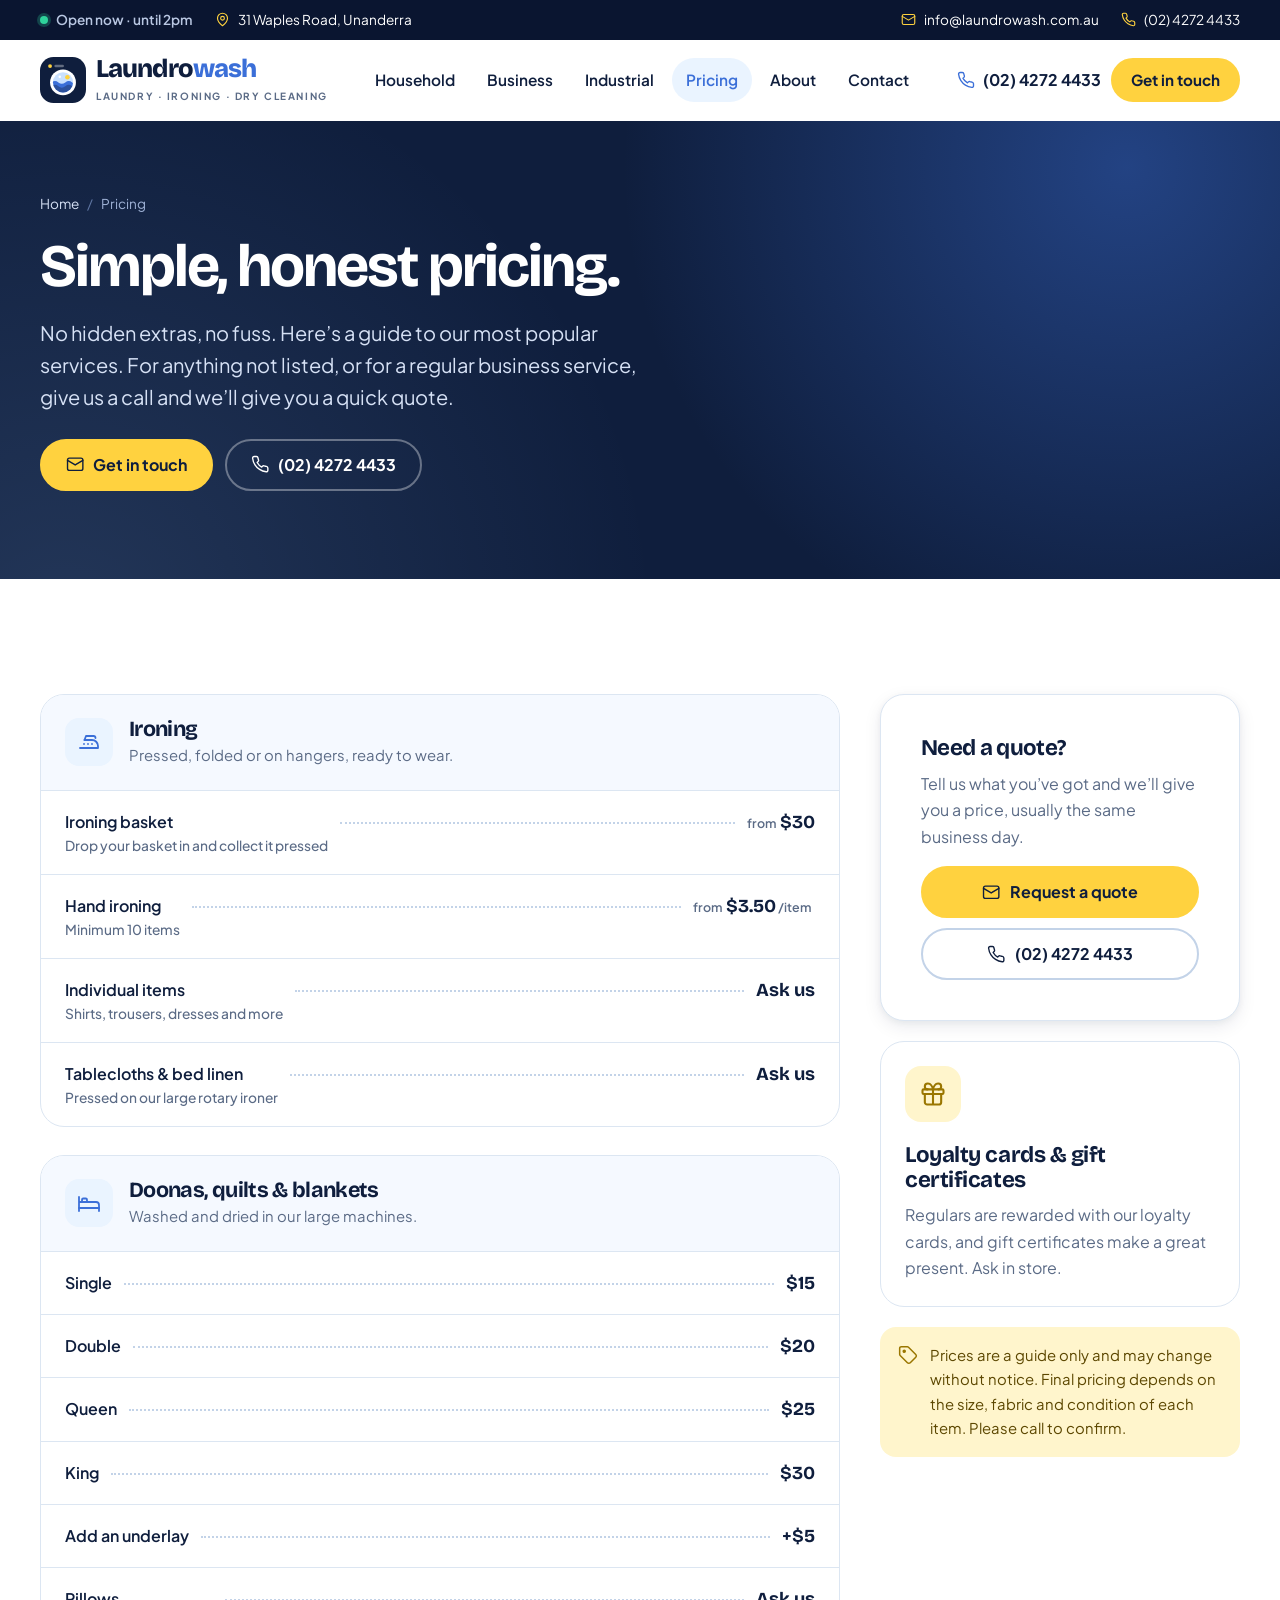
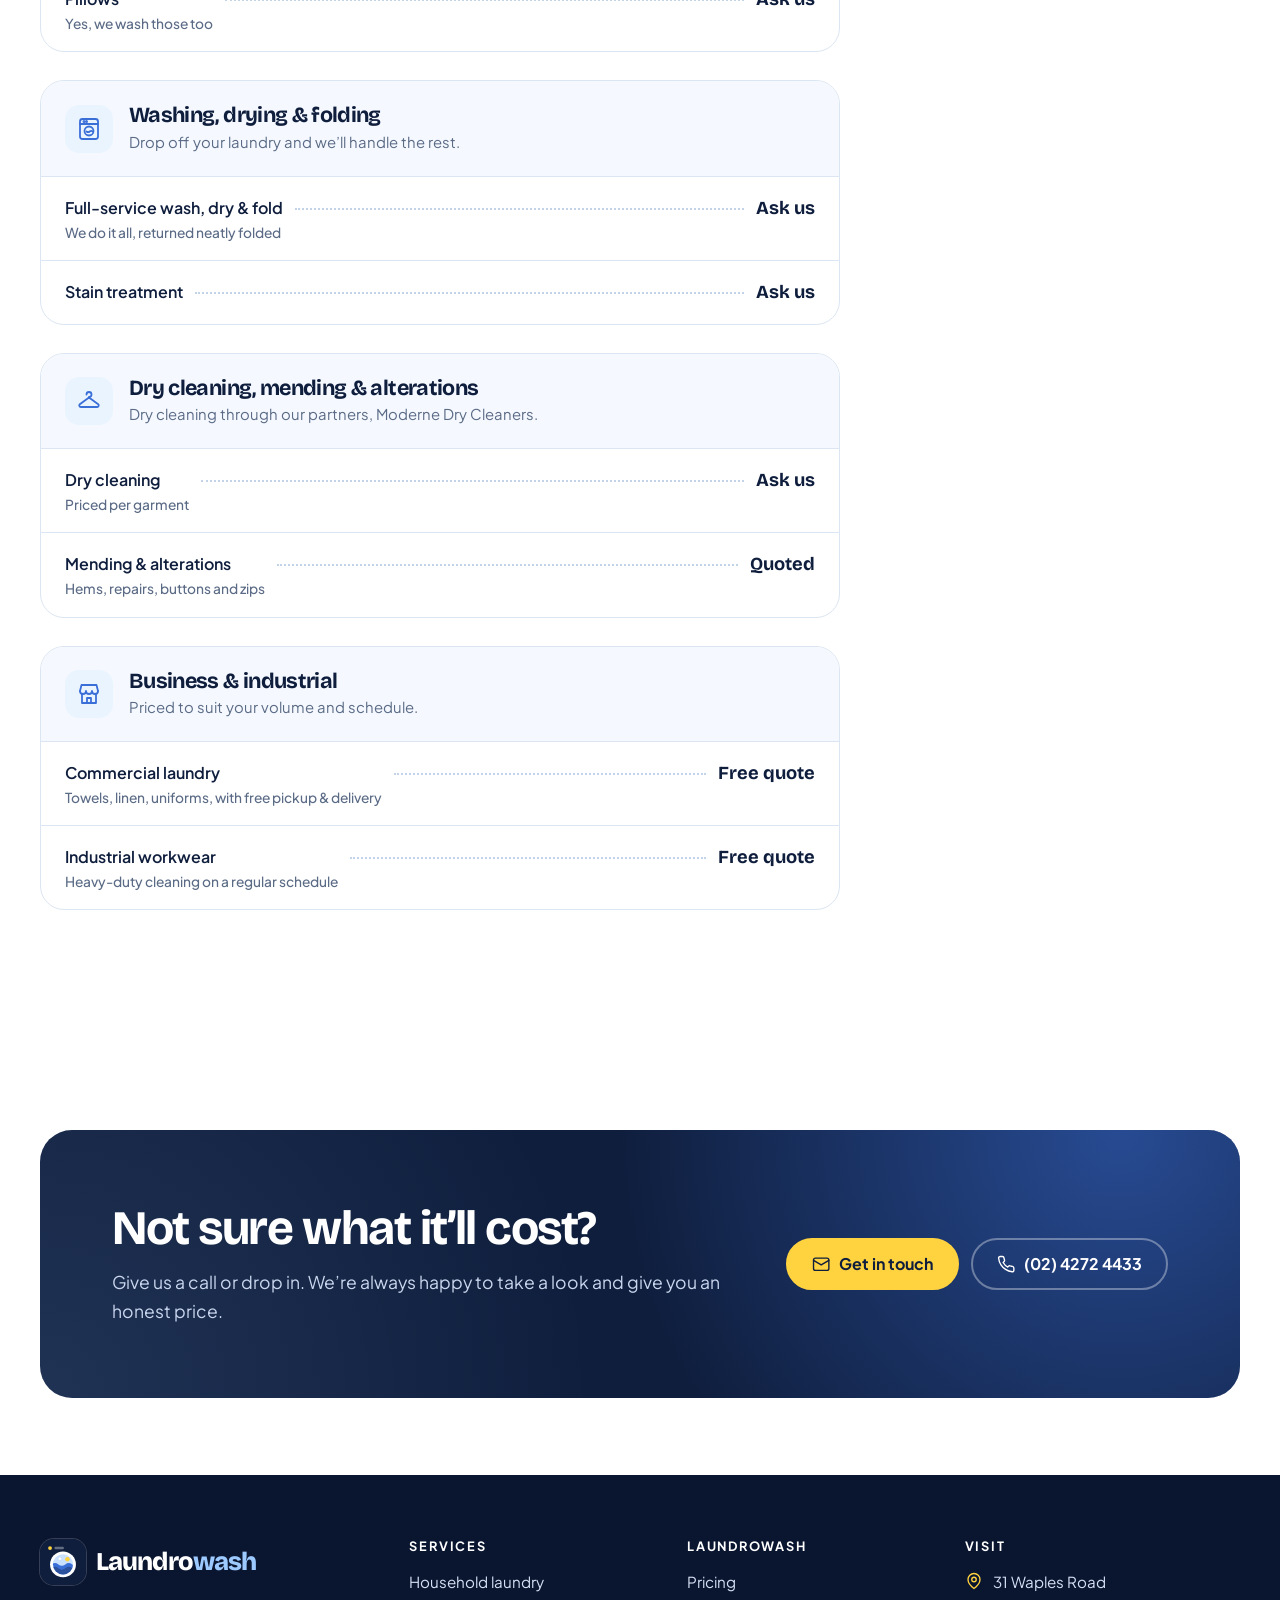
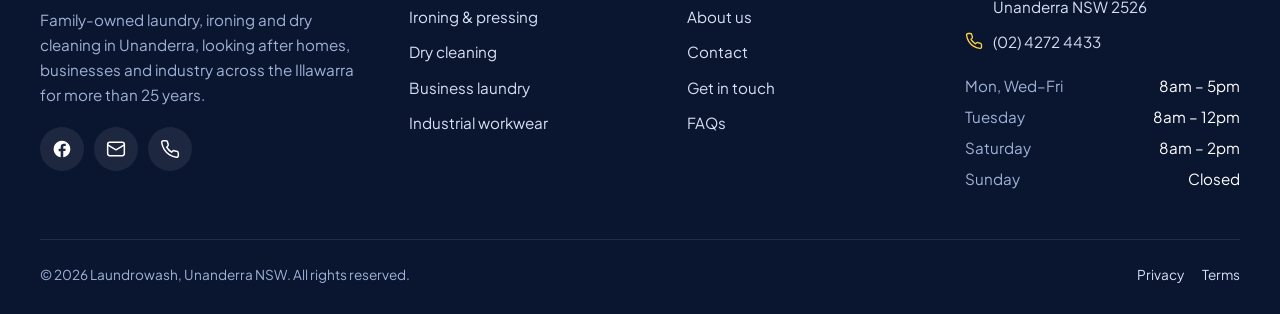
<file: pricing/index.html>
<!doctype html>
<html lang="en-AU">
<head>
  <meta charset="utf-8">
  <meta name="viewport" content="width=device-width, initial-scale=1, viewport-fit=cover">
  <title>Laundry, Ironing & Doona Washing Prices | Laundrowash Unanderra</title>
  <meta name="description" content="Simple, honest prices. Ironing baskets from $30, doonas and blankets from $15, plus dry cleaning, alterations and free quotes for business and industrial laundry.">
  <link rel="canonical" href="https://www.laundrowash.com.au/pricing/">
  <meta name="theme-color" content="#0f1e3d">
  <meta name="format-detection" content="telephone=no">

  <meta property="og:type" content="website">
  <meta property="og:site_name" content="Laundrowash">
  <meta property="og:locale" content="en_AU">
  <meta property="og:title" content="Laundry, Ironing & Doona Washing Prices | Laundrowash Unanderra">
  <meta property="og:description" content="Simple, honest prices. Ironing baskets from $30, doonas and blankets from $15, plus dry cleaning, alterations and free quotes for business and industrial laundry.">
  <meta property="og:url" content="https://www.laundrowash.com.au/pricing/">
  <meta property="og:image" content="https://www.laundrowash.com.au/assets/img/og-image.png">
  <meta property="og:image:width" content="1200">
  <meta property="og:image:height" content="630">
  <meta name="twitter:card" content="summary_large_image">

  <link rel="icon" href="/assets/img/favicon.svg" type="image/svg+xml">
  <link rel="icon" href="/favicon.ico" sizes="32x32">
  <link rel="apple-touch-icon" href="/assets/img/apple-touch-icon.png">
  <link rel="manifest" href="/site.webmanifest">

  <link rel="preload" href="/assets/fonts/plus-jakarta-sans-latin.woff2" as="font" type="font/woff2" crossorigin>
  <link rel="preload" href="/assets/fonts/bricolage-grotesque-latin.woff2" as="font" type="font/woff2" crossorigin>
  <link rel="stylesheet" href="/assets/css/styles.css">
  <script src="/assets/js/main.js" defer></script>

  <script type="application/ld+json">{"@context":"https://schema.org","@type":"DryCleaningOrLaundry","@id":"https://www.laundrowash.com.au/#business","name":"Laundrowash","alternateName":"Laundrowash Laundrette Unanderra","description":"Family-owned laundry in Unanderra offering washing, drying, folding, ironing and dry cleaning for households, businesses and industry across the Illawarra, with pickup and delivery for business and industrial customers.","url":"https://www.laundrowash.com.au/","telephone":"+61 2 4272 4433","email":"info@laundrowash.com.au","image":"https://www.laundrowash.com.au/assets/img/og-image.png","logo":"https://www.laundrowash.com.au/assets/img/apple-touch-icon.png","priceRange":"$$","address":{"@type":"PostalAddress","streetAddress":"31 Waples Road","addressLocality":"Unanderra","addressRegion":"NSW","postalCode":"2526","addressCountry":"AU"},"areaServed":[{"@type":"Place","name":"Unanderra"},{"@type":"Place","name":"Wollongong"},{"@type":"Place","name":"Figtree"},{"@type":"Place","name":"Dapto"},{"@type":"Place","name":"Port Kembla"},{"@type":"Place","name":"Illawarra"}],"openingHoursSpecification":[{"@type":"OpeningHoursSpecification","dayOfWeek":"Monday","opens":"08:00","closes":"17:00"},{"@type":"OpeningHoursSpecification","dayOfWeek":"Tuesday","opens":"08:00","closes":"12:00"},{"@type":"OpeningHoursSpecification","dayOfWeek":"Wednesday","opens":"08:00","closes":"17:00"},{"@type":"OpeningHoursSpecification","dayOfWeek":"Thursday","opens":"08:00","closes":"17:00"},{"@type":"OpeningHoursSpecification","dayOfWeek":"Friday","opens":"08:00","closes":"17:00"},{"@type":"OpeningHoursSpecification","dayOfWeek":"Saturday","opens":"08:00","closes":"14:00"}],"sameAs":["https://www.facebook.com/laundrowashlaundrette/"]}</script>
  <script type="application/ld+json">{"@context":"https://schema.org","@type":"BreadcrumbList","itemListElement":[{"@type":"ListItem","position":1,"name":"Home","item":"https://www.laundrowash.com.au/"},{"@type":"ListItem","position":2,"name":"Pricing","item":"https://www.laundrowash.com.au/pricing/"}]}</script>
</head>
<body>
<a class="skip-link" href="#main">Skip to content</a>

<div class="topbar">
  <div class="container">
    <div class="topbar__group">
      <span class="topbar__item status" data-open-status><span class="status__dot"></span><span class="status__text">Mon–Fri from 8am · Sat 8am–2pm</span></span>
      <a class="topbar__item" href="https://www.google.com/maps/dir/?api=1&destination=Laundrowash%2C%2031%20Waples%20Road%2C%20Unanderra%20NSW%202526" target="_blank" rel="noopener"><svg class="icon" aria-hidden="true"><use href="/assets/img/icons.svg#i-pin"></use></svg>31 Waples Road, Unanderra</a>
    </div>
    <div class="topbar__group">
      <a class="topbar__item" href="mailto:info@laundrowash.com.au"><svg class="icon" aria-hidden="true"><use href="/assets/img/icons.svg#i-mail"></use></svg>info@laundrowash.com.au</a>
      <a class="topbar__item" href="tel:+61242724433"><svg class="icon" aria-hidden="true"><use href="/assets/img/icons.svg#i-phone"></use></svg>(02) 4272 4433</a>
    </div>
  </div>
</div>

<header class="site-header">
  <div class="container">
    <a class="brand" href="/" aria-label="Laundrowash home">
      <img class="brand__mark" src="/assets/img/logo-mark.svg" alt="" width="46" height="46">
      <span><span class="brand__name">Laundro<span>wash</span></span><span class="brand__tag">Laundry · Ironing · Dry cleaning</span></span>
    </a>
    <nav class="nav" aria-label="Main">
      <ul class="nav__list">
        <li><a class="nav__link" href="/domestic/">Household</a></li>
        <li><a class="nav__link" href="/commercial/">Business</a></li>
        <li><a class="nav__link" href="/industrial/">Industrial</a></li>
        <li><a class="nav__link" href="/pricing/" aria-current="page">Pricing</a></li>
        <li><a class="nav__link" href="/about-us/">About</a></li>
        <li><a class="nav__link" href="/contact/">Contact</a></li>
      </ul>
    </nav>
    <div class="header-actions">
      <a class="header-phone" href="tel:+61242724433"><svg class="icon" aria-hidden="true"><use href="/assets/img/icons.svg#i-phone"></use></svg>(02) 4272 4433</a>
      <a class="btn btn--sun btn--sm header-cta" href="/contact/#book">Get in touch</a>
      <button class="menu-toggle" type="button" aria-expanded="false" aria-controls="mobile-menu">
        <svg class="icon icon-menu" aria-hidden="true"><use href="/assets/img/icons.svg#i-menu"></use></svg><svg class="icon icon-close" aria-hidden="true"><use href="/assets/img/icons.svg#i-close"></use></svg><span class="menu-toggle__label">Menu</span>
      </button>
    </div>
  </div>
</header>

<div class="mobile-menu" id="mobile-menu">
  <nav aria-label="Mobile">
    <ul class="mobile-menu__list">
      <li><a href="/">Home <svg class="icon" aria-hidden="true"><use href="/assets/img/icons.svg#i-arrow"></use></svg></a></li>
      <li><a href="/domestic/">Household laundry <svg class="icon" aria-hidden="true"><use href="/assets/img/icons.svg#i-arrow"></use></svg></a></li>
      <li><a href="/commercial/">Business laundry <svg class="icon" aria-hidden="true"><use href="/assets/img/icons.svg#i-arrow"></use></svg></a></li>
      <li><a href="/industrial/">Industrial workwear <svg class="icon" aria-hidden="true"><use href="/assets/img/icons.svg#i-arrow"></use></svg></a></li>
      <li><a href="/pricing/" aria-current="page">Pricing <svg class="icon" aria-hidden="true"><use href="/assets/img/icons.svg#i-arrow"></use></svg></a></li>
      <li><a href="/about-us/">About <svg class="icon" aria-hidden="true"><use href="/assets/img/icons.svg#i-arrow"></use></svg></a></li>
      <li><a href="/contact/">Contact <svg class="icon" aria-hidden="true"><use href="/assets/img/icons.svg#i-arrow"></use></svg></a></li>
    </ul>
  </nav>
  <div class="mobile-menu__cta">
    <a class="btn btn--sun btn--block" href="/contact/#book"><svg class="icon" aria-hidden="true"><use href="/assets/img/icons.svg#i-mail"></use></svg> Get in touch</a>
    <a class="btn btn--ghost btn--block" href="tel:+61242724433"><svg class="icon" aria-hidden="true"><use href="/assets/img/icons.svg#i-phone"></use></svg> Call (02) 4272 4433</a>
  </div>
  <div class="mobile-menu__info">
    <p class="status" data-open-status><span class="status__dot"></span><span class="status__text">Mon–Fri from 8am · Sat 8am–2pm</span></p>
    <p><svg class="icon" aria-hidden="true"><use href="/assets/img/icons.svg#i-pin"></use></svg> 31 Waples Road, Unanderra NSW 2526</p>
    <p><svg class="icon" aria-hidden="true"><use href="/assets/img/icons.svg#i-mail"></use></svg> <a href="mailto:info@laundrowash.com.au">info@laundrowash.com.au</a></p>
  </div>
</div>

<main id="main">
<section class="page-hero page-hero--simple">
  <div class="container page-hero__grid">
    <div>
      <ol class="breadcrumbs" aria-label="Breadcrumb"><li><a href="/">Home</a></li><li aria-current="page">Pricing</li></ol>
      <h1>Simple, honest pricing.</h1>
      <p class="lead">No hidden extras, no fuss. Here&rsquo;s a guide to our most popular services. For anything not listed, or for a regular business service, give us a call and we&rsquo;ll give you a quick quote.</p>
      <div class="btn-row">
        <a class="btn btn--sun" href="/contact/#book"><svg class="icon" aria-hidden="true"><use href="/assets/img/icons.svg#i-mail"></use></svg> Get in touch</a>
        <a class="btn btn--outline-light" href="tel:+61242724433"><svg class="icon" aria-hidden="true"><use href="/assets/img/icons.svg#i-phone"></use></svg> (02) 4272 4433</a>
      </div>
    </div>
  </div>
</section>

<section class="section">
  <div class="container pricing-layout">
    <div>
      <!-- PRICES: last confirmed from the previous website. Please check with Keith before launch. -->
      <div class="price-group reveal" id="ironing">
        <div class="price-group__head">
          <span class="tile__icon"><svg class="icon" aria-hidden="true"><use href="/assets/img/icons.svg#i-iron"></use></svg></span>
          <div><h2>Ironing</h2><p>Pressed, folded or on hangers, ready to wear.</p></div>
        </div>
        <ul class="price-list">
          <li><span class="price-list__name">Ironing basket<small>Drop your basket in and collect it pressed</small></span><span class="price-list__dots"></span><span class="price-list__price"><small>from</small>$30</span></li>
          <li><span class="price-list__name">Hand ironing<small>Minimum 10 items</small></span><span class="price-list__dots"></span><span class="price-list__price"><small>from</small>$3.50<small> /item</small></span></li>
          <li><span class="price-list__name">Individual items<small>Shirts, trousers, dresses and more</small></span><span class="price-list__dots"></span><span class="price-list__price">Ask us</span></li>
          <li><span class="price-list__name">Tablecloths &amp; bed linen<small>Pressed on our large rotary ironer</small></span><span class="price-list__dots"></span><span class="price-list__price">Ask us</span></li>
        </ul>
      </div>

      <div class="price-group reveal" id="bedding">
        <div class="price-group__head">
          <span class="tile__icon"><svg class="icon" aria-hidden="true"><use href="/assets/img/icons.svg#i-bed"></use></svg></span>
          <div><h2>Doonas, quilts &amp; blankets</h2><p>Washed and dried in our large machines.</p></div>
        </div>
        <ul class="price-list">
          <li><span class="price-list__name">Single</span><span class="price-list__dots"></span><span class="price-list__price">$15</span></li>
          <li><span class="price-list__name">Double</span><span class="price-list__dots"></span><span class="price-list__price">$20</span></li>
          <li><span class="price-list__name">Queen</span><span class="price-list__dots"></span><span class="price-list__price">$25</span></li>
          <li><span class="price-list__name">King</span><span class="price-list__dots"></span><span class="price-list__price">$30</span></li>
          <li><span class="price-list__name">Add an underlay</span><span class="price-list__dots"></span><span class="price-list__price">+$5</span></li>
          <li><span class="price-list__name">Pillows<small>Yes, we wash those too</small></span><span class="price-list__dots"></span><span class="price-list__price">Ask us</span></li>
        </ul>
      </div>

      <div class="price-group reveal" id="washing">
        <div class="price-group__head">
          <span class="tile__icon"><svg class="icon" aria-hidden="true"><use href="/assets/img/icons.svg#i-washer"></use></svg></span>
          <div><h2>Washing, drying &amp; folding</h2><p>Drop off your laundry and we&rsquo;ll handle the rest.</p></div>
        </div>
        <ul class="price-list">
          <li><span class="price-list__name">Full-service wash, dry &amp; fold<small>We do it all, returned neatly folded</small></span><span class="price-list__dots"></span><span class="price-list__price">Ask us</span></li>
          <li><span class="price-list__name">Stain treatment</span><span class="price-list__dots"></span><span class="price-list__price">Ask us</span></li>
        </ul>
      </div>

      <div class="price-group reveal" id="dry-cleaning">
        <div class="price-group__head">
          <span class="tile__icon"><svg class="icon" aria-hidden="true"><use href="/assets/img/icons.svg#i-hanger"></use></svg></span>
          <div><h2>Dry cleaning, mending &amp; alterations</h2><p>Dry cleaning through our partners, Moderne Dry Cleaners.</p></div>
        </div>
        <ul class="price-list">
          <li><span class="price-list__name">Dry cleaning<small>Priced per garment</small></span><span class="price-list__dots"></span><span class="price-list__price">Ask us</span></li>
          <li><span class="price-list__name">Mending &amp; alterations<small>Hems, repairs, buttons and zips</small></span><span class="price-list__dots"></span><span class="price-list__price">Quoted</span></li>
        </ul>
      </div>

      <div class="price-group reveal" id="business">
        <div class="price-group__head">
          <span class="tile__icon"><svg class="icon" aria-hidden="true"><use href="/assets/img/icons.svg#i-store"></use></svg></span>
          <div><h2>Business &amp; industrial</h2><p>Priced to suit your volume and schedule.</p></div>
        </div>
        <ul class="price-list">
          <li><span class="price-list__name">Commercial laundry<small>Towels, linen, uniforms, with free pickup &amp; delivery</small></span><span class="price-list__dots"></span><span class="price-list__price">Free quote</span></li>
          <li><span class="price-list__name">Industrial workwear<small>Heavy-duty cleaning on a regular schedule</small></span><span class="price-list__dots"></span><span class="price-list__price">Free quote</span></li>
        </ul>
      </div>
    </div>

    <aside class="pricing-aside">
      <div class="form-card">
        <h2 style="font-size:1.4rem">Need a quote?</h2>
        <p class="muted">Tell us what you&rsquo;ve got and we&rsquo;ll give you a price, usually the same business day.</p>
        <div style="display:grid;gap:10px">
          <a class="btn btn--sun btn--block" href="/contact/#book"><svg class="icon" aria-hidden="true"><use href="/assets/img/icons.svg#i-mail"></use></svg> Request a quote</a>
          <a class="btn btn--ghost btn--block" href="tel:+61242724433"><svg class="icon" aria-hidden="true"><use href="/assets/img/icons.svg#i-phone"></use></svg> (02) 4272 4433</a>
        </div>
      </div>
      <div class="card card--sun" style="padding:24px">
        <span class="card__icon"><svg class="icon" aria-hidden="true"><use href="/assets/img/icons.svg#i-gift"></use></svg></span>
        <h3>Loyalty cards &amp; gift certificates</h3>
        <p>Regulars are rewarded with our loyalty cards, and gift certificates make a great present. Ask in store.</p>
      </div>
      <p class="note"><svg class="icon" aria-hidden="true"><use href="/assets/img/icons.svg#i-tag"></use></svg> <span>Prices are a guide only and may change without notice. Final pricing depends on the size, fabric and condition of each item. Please call to confirm.</span></p>
    </aside>
  </div>
</section>

<section class="section section--tight">
  <div class="container">
    <div class="cta-panel reveal">
      <div>
        <h2>Not sure what it&rsquo;ll cost?</h2>
        <p>Give us a call or drop in. We&rsquo;re always happy to take a look and give you an honest price.</p>
      </div>
      <div class="btn-row">
        <a class="btn btn--sun" href="/contact/#book"><svg class="icon" aria-hidden="true"><use href="/assets/img/icons.svg#i-mail"></use></svg> Get in touch</a>
        <a class="btn btn--outline-light" href="tel:+61242724433"><svg class="icon" aria-hidden="true"><use href="/assets/img/icons.svg#i-phone"></use></svg> (02) 4272 4433</a>
      </div>
    </div>
  </div>
</section>
</main>

<footer class="site-footer">
  <div class="container">
    <div class="footer-grid">
      <div class="footer-brand">
        <a class="brand" href="/" aria-label="Laundrowash home">
          <img class="brand__mark" src="/assets/img/logo-mark.svg" alt="" width="46" height="46" loading="lazy">
          <span class="brand__name">Laundro<span>wash</span></span>
        </a>
        <p>Family-owned laundry, ironing and dry cleaning in Unanderra, looking after homes, businesses and industry across the Illawarra for more than 25 years.</p>
        <div class="social">
          <a href="https://www.facebook.com/laundrowashlaundrette/" target="_blank" rel="noopener" aria-label="Laundrowash on Facebook"><svg class="icon" aria-hidden="true"><use href="/assets/img/icons.svg#i-facebook"></use></svg></a>
          <a href="mailto:info@laundrowash.com.au" aria-label="Email Laundrowash"><svg class="icon" aria-hidden="true"><use href="/assets/img/icons.svg#i-mail"></use></svg></a>
          <a href="tel:+61242724433" aria-label="Call Laundrowash"><svg class="icon" aria-hidden="true"><use href="/assets/img/icons.svg#i-phone"></use></svg></a>
        </div>
      </div>
      <div class="footer-col">
        <h2>Services</h2>
        <ul>
          <li><a href="/domestic/">Household laundry</a></li>
          <li><a href="/domestic/#ironing">Ironing &amp; pressing</a></li>
          <li><a href="/domestic/#dry-cleaning">Dry cleaning</a></li>
          <li><a href="/commercial/">Business laundry</a></li>
          <li><a href="/industrial/">Industrial workwear</a></li>
        </ul>
      </div>
      <div class="footer-col">
        <h2>Laundrowash</h2>
        <ul>
          <li><a href="/pricing/">Pricing</a></li>
          <li><a href="/about-us/">About us</a></li>
          <li><a href="/contact/">Contact</a></li>
          <li><a href="/contact/#book">Get in touch</a></li>
          <li><a href="/#faq">FAQs</a></li>
        </ul>
      </div>
      <div class="footer-col">
        <h2>Visit</h2>
        <ul>
          <li><svg class="icon" aria-hidden="true"><use href="/assets/img/icons.svg#i-pin"></use></svg><a href="https://www.google.com/maps/dir/?api=1&destination=Laundrowash%2C%2031%20Waples%20Road%2C%20Unanderra%20NSW%202526" target="_blank" rel="noopener">31 Waples Road<br>Unanderra NSW 2526</a></li>
          <li><svg class="icon" aria-hidden="true"><use href="/assets/img/icons.svg#i-phone"></use></svg><a href="tel:+61242724433">(02) 4272 4433</a></li>
        </ul>
        <dl class="footer-hours" style="margin-top:18px">
          <dt>Mon, Wed–Fri</dt><dd>8am – 5pm</dd>
          <dt>Tuesday</dt><dd>8am – 12pm</dd>
          <dt>Saturday</dt><dd>8am – 2pm</dd>
          <dt>Sunday</dt><dd>Closed</dd>
        </dl>
      </div>
    </div>
    <div class="footer-bottom">
      <p style="margin:0">&copy; <span data-year>2026</span> Laundrowash, Unanderra NSW. All rights reserved.</p>
      <ul>
        <li><a href="/privacy-policy/">Privacy</a></li>
        <li><a href="/terms-conditions/">Terms</a></li>
      </ul>
    </div>
  </div>
</footer>

<nav class="action-bar" aria-label="Quick actions">
  <a href="tel:+61242724433"><svg class="icon" aria-hidden="true"><use href="/assets/img/icons.svg#i-phone"></use></svg>Call</a>
  <a href="https://www.google.com/maps/dir/?api=1&destination=Laundrowash%2C%2031%20Waples%20Road%2C%20Unanderra%20NSW%202526" target="_blank" rel="noopener"><svg class="icon" aria-hidden="true"><use href="/assets/img/icons.svg#i-directions"></use></svg>Directions</a>
  <a class="action-bar__primary" href="/contact/#book"><svg class="icon" aria-hidden="true"><use href="/assets/img/icons.svg#i-mail"></use></svg>Get in touch</a>
</nav>
</body>
</html>
</file>
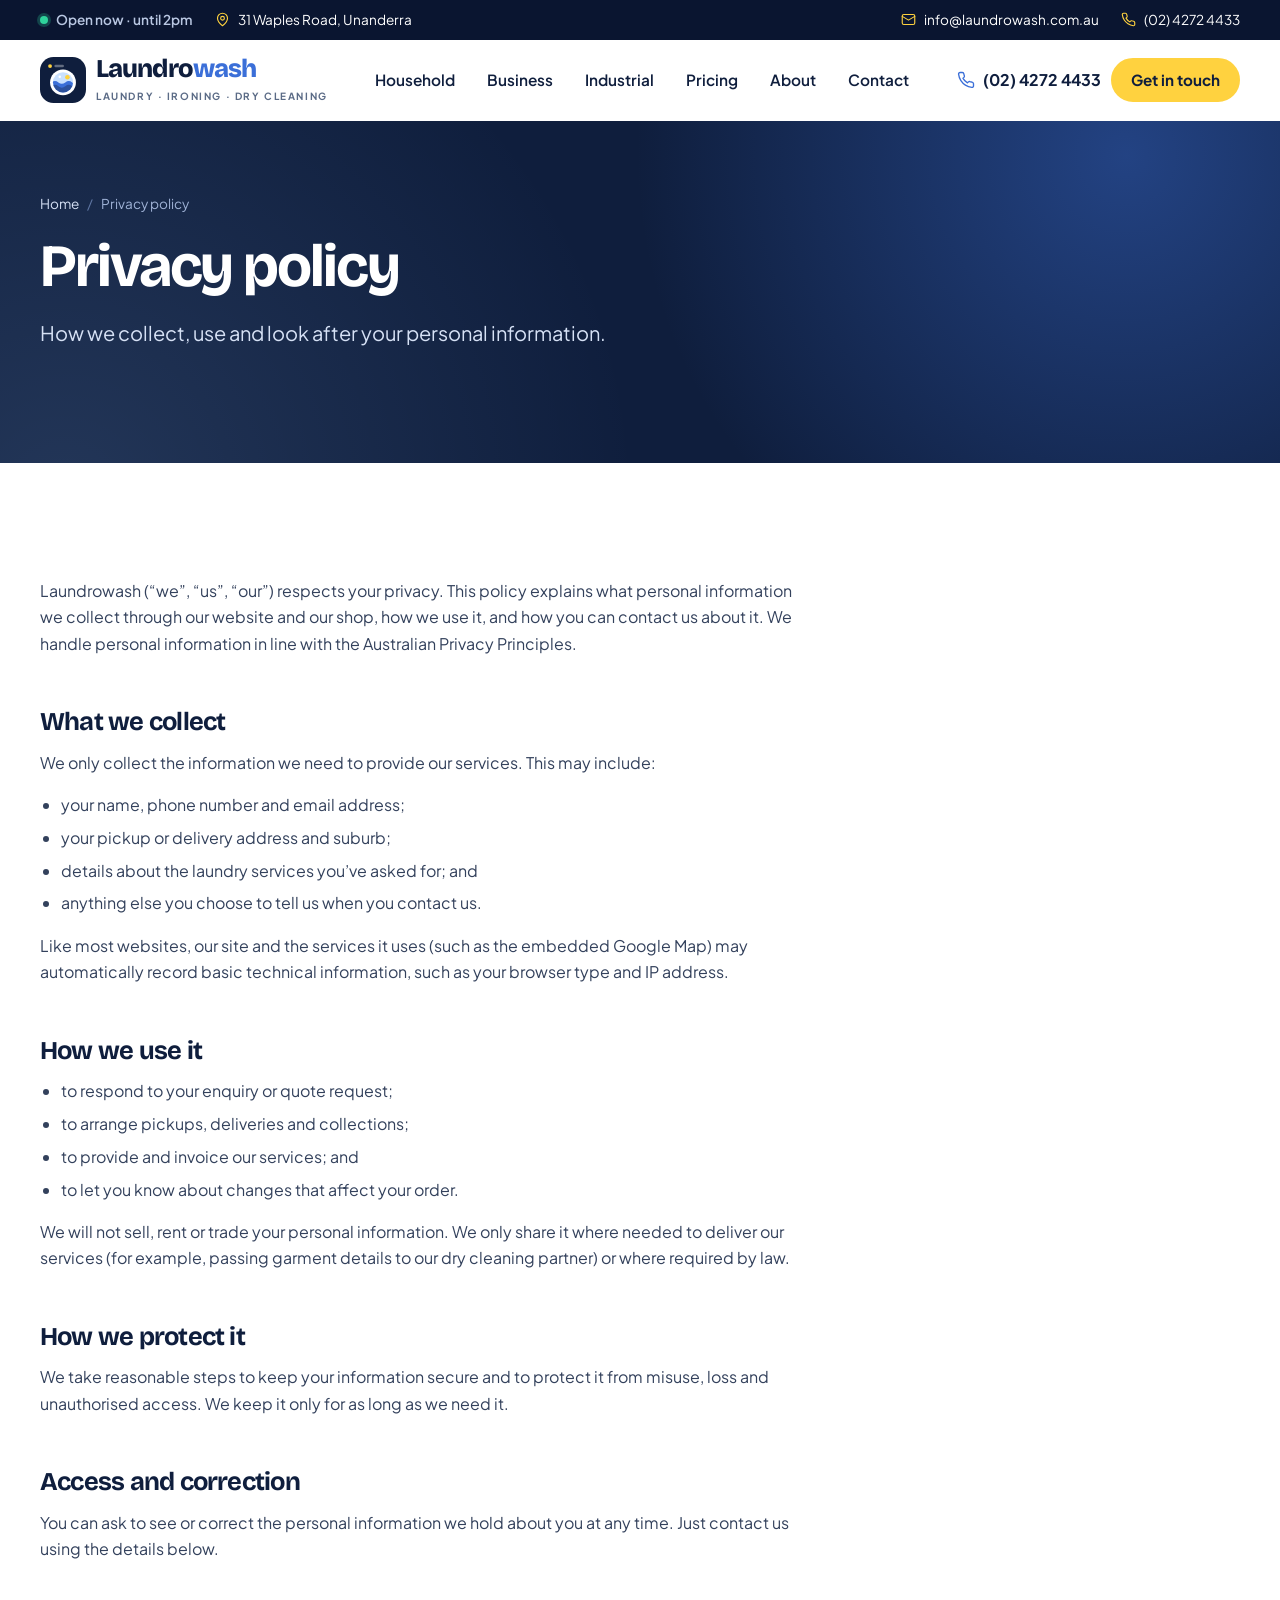
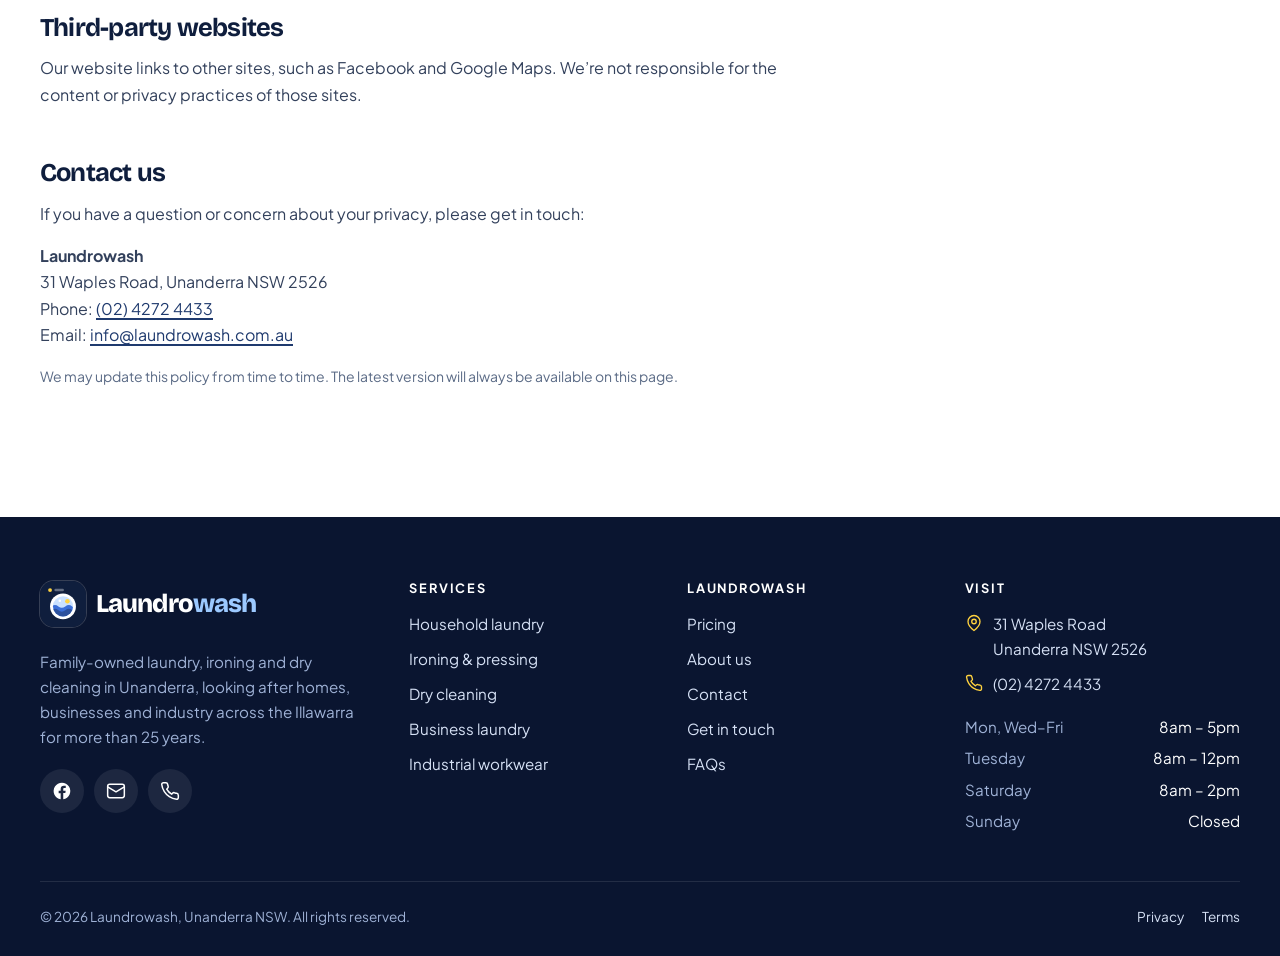
<file: privacy-policy/index.html>
<!doctype html>
<html lang="en-AU">
<head>
  <meta charset="utf-8">
  <meta name="viewport" content="width=device-width, initial-scale=1, viewport-fit=cover">
  <title>Privacy Policy | Laundrowash</title>
  <meta name="description" content="How Laundrowash collects, uses and protects your personal information.">
  <link rel="canonical" href="https://www.laundrowash.com.au/privacy-policy/">
  <meta name="theme-color" content="#0f1e3d">
  <meta name="format-detection" content="telephone=no">

  <meta property="og:type" content="website">
  <meta property="og:site_name" content="Laundrowash">
  <meta property="og:locale" content="en_AU">
  <meta property="og:title" content="Privacy Policy | Laundrowash">
  <meta property="og:description" content="How Laundrowash collects, uses and protects your personal information.">
  <meta property="og:url" content="https://www.laundrowash.com.au/privacy-policy/">
  <meta property="og:image" content="https://www.laundrowash.com.au/assets/img/og-image.png">
  <meta property="og:image:width" content="1200">
  <meta property="og:image:height" content="630">
  <meta name="twitter:card" content="summary_large_image">

  <link rel="icon" href="/assets/img/favicon.svg" type="image/svg+xml">
  <link rel="icon" href="/favicon.ico" sizes="32x32">
  <link rel="apple-touch-icon" href="/assets/img/apple-touch-icon.png">
  <link rel="manifest" href="/site.webmanifest">

  <link rel="preload" href="/assets/fonts/plus-jakarta-sans-latin.woff2" as="font" type="font/woff2" crossorigin>
  <link rel="preload" href="/assets/fonts/bricolage-grotesque-latin.woff2" as="font" type="font/woff2" crossorigin>
  <link rel="stylesheet" href="/assets/css/styles.css">
  <script src="/assets/js/main.js" defer></script>

  <script type="application/ld+json">{"@context":"https://schema.org","@type":"DryCleaningOrLaundry","@id":"https://www.laundrowash.com.au/#business","name":"Laundrowash","alternateName":"Laundrowash Laundrette Unanderra","description":"Family-owned laundry in Unanderra offering washing, drying, folding, ironing and dry cleaning for households, businesses and industry across the Illawarra, with pickup and delivery for business and industrial customers.","url":"https://www.laundrowash.com.au/","telephone":"+61 2 4272 4433","email":"info@laundrowash.com.au","image":"https://www.laundrowash.com.au/assets/img/og-image.png","logo":"https://www.laundrowash.com.au/assets/img/apple-touch-icon.png","priceRange":"$$","address":{"@type":"PostalAddress","streetAddress":"31 Waples Road","addressLocality":"Unanderra","addressRegion":"NSW","postalCode":"2526","addressCountry":"AU"},"areaServed":[{"@type":"Place","name":"Unanderra"},{"@type":"Place","name":"Wollongong"},{"@type":"Place","name":"Figtree"},{"@type":"Place","name":"Dapto"},{"@type":"Place","name":"Port Kembla"},{"@type":"Place","name":"Illawarra"}],"openingHoursSpecification":[{"@type":"OpeningHoursSpecification","dayOfWeek":"Monday","opens":"08:00","closes":"17:00"},{"@type":"OpeningHoursSpecification","dayOfWeek":"Tuesday","opens":"08:00","closes":"12:00"},{"@type":"OpeningHoursSpecification","dayOfWeek":"Wednesday","opens":"08:00","closes":"17:00"},{"@type":"OpeningHoursSpecification","dayOfWeek":"Thursday","opens":"08:00","closes":"17:00"},{"@type":"OpeningHoursSpecification","dayOfWeek":"Friday","opens":"08:00","closes":"17:00"},{"@type":"OpeningHoursSpecification","dayOfWeek":"Saturday","opens":"08:00","closes":"14:00"}],"sameAs":["https://www.facebook.com/laundrowashlaundrette/"]}</script>
  <script type="application/ld+json">{"@context":"https://schema.org","@type":"BreadcrumbList","itemListElement":[{"@type":"ListItem","position":1,"name":"Home","item":"https://www.laundrowash.com.au/"},{"@type":"ListItem","position":2,"name":"Privacy policy","item":"https://www.laundrowash.com.au/privacy-policy/"}]}</script>
</head>
<body>
<a class="skip-link" href="#main">Skip to content</a>

<div class="topbar">
  <div class="container">
    <div class="topbar__group">
      <span class="topbar__item status" data-open-status><span class="status__dot"></span><span class="status__text">Mon–Fri from 8am · Sat 8am–2pm</span></span>
      <a class="topbar__item" href="https://www.google.com/maps/dir/?api=1&destination=Laundrowash%2C%2031%20Waples%20Road%2C%20Unanderra%20NSW%202526" target="_blank" rel="noopener"><svg class="icon" aria-hidden="true"><use href="/assets/img/icons.svg#i-pin"></use></svg>31 Waples Road, Unanderra</a>
    </div>
    <div class="topbar__group">
      <a class="topbar__item" href="mailto:info@laundrowash.com.au"><svg class="icon" aria-hidden="true"><use href="/assets/img/icons.svg#i-mail"></use></svg>info@laundrowash.com.au</a>
      <a class="topbar__item" href="tel:+61242724433"><svg class="icon" aria-hidden="true"><use href="/assets/img/icons.svg#i-phone"></use></svg>(02) 4272 4433</a>
    </div>
  </div>
</div>

<header class="site-header">
  <div class="container">
    <a class="brand" href="/" aria-label="Laundrowash home">
      <img class="brand__mark" src="/assets/img/logo-mark.svg" alt="" width="46" height="46">
      <span><span class="brand__name">Laundro<span>wash</span></span><span class="brand__tag">Laundry · Ironing · Dry cleaning</span></span>
    </a>
    <nav class="nav" aria-label="Main">
      <ul class="nav__list">
        <li><a class="nav__link" href="/domestic/">Household</a></li>
        <li><a class="nav__link" href="/commercial/">Business</a></li>
        <li><a class="nav__link" href="/industrial/">Industrial</a></li>
        <li><a class="nav__link" href="/pricing/">Pricing</a></li>
        <li><a class="nav__link" href="/about-us/">About</a></li>
        <li><a class="nav__link" href="/contact/">Contact</a></li>
      </ul>
    </nav>
    <div class="header-actions">
      <a class="header-phone" href="tel:+61242724433"><svg class="icon" aria-hidden="true"><use href="/assets/img/icons.svg#i-phone"></use></svg>(02) 4272 4433</a>
      <a class="btn btn--sun btn--sm header-cta" href="/contact/#book">Get in touch</a>
      <button class="menu-toggle" type="button" aria-expanded="false" aria-controls="mobile-menu">
        <svg class="icon icon-menu" aria-hidden="true"><use href="/assets/img/icons.svg#i-menu"></use></svg><svg class="icon icon-close" aria-hidden="true"><use href="/assets/img/icons.svg#i-close"></use></svg><span class="menu-toggle__label">Menu</span>
      </button>
    </div>
  </div>
</header>

<div class="mobile-menu" id="mobile-menu">
  <nav aria-label="Mobile">
    <ul class="mobile-menu__list">
      <li><a href="/">Home <svg class="icon" aria-hidden="true"><use href="/assets/img/icons.svg#i-arrow"></use></svg></a></li>
      <li><a href="/domestic/">Household laundry <svg class="icon" aria-hidden="true"><use href="/assets/img/icons.svg#i-arrow"></use></svg></a></li>
      <li><a href="/commercial/">Business laundry <svg class="icon" aria-hidden="true"><use href="/assets/img/icons.svg#i-arrow"></use></svg></a></li>
      <li><a href="/industrial/">Industrial workwear <svg class="icon" aria-hidden="true"><use href="/assets/img/icons.svg#i-arrow"></use></svg></a></li>
      <li><a href="/pricing/">Pricing <svg class="icon" aria-hidden="true"><use href="/assets/img/icons.svg#i-arrow"></use></svg></a></li>
      <li><a href="/about-us/">About <svg class="icon" aria-hidden="true"><use href="/assets/img/icons.svg#i-arrow"></use></svg></a></li>
      <li><a href="/contact/">Contact <svg class="icon" aria-hidden="true"><use href="/assets/img/icons.svg#i-arrow"></use></svg></a></li>
    </ul>
  </nav>
  <div class="mobile-menu__cta">
    <a class="btn btn--sun btn--block" href="/contact/#book"><svg class="icon" aria-hidden="true"><use href="/assets/img/icons.svg#i-mail"></use></svg> Get in touch</a>
    <a class="btn btn--ghost btn--block" href="tel:+61242724433"><svg class="icon" aria-hidden="true"><use href="/assets/img/icons.svg#i-phone"></use></svg> Call (02) 4272 4433</a>
  </div>
  <div class="mobile-menu__info">
    <p class="status" data-open-status><span class="status__dot"></span><span class="status__text">Mon–Fri from 8am · Sat 8am–2pm</span></p>
    <p><svg class="icon" aria-hidden="true"><use href="/assets/img/icons.svg#i-pin"></use></svg> 31 Waples Road, Unanderra NSW 2526</p>
    <p><svg class="icon" aria-hidden="true"><use href="/assets/img/icons.svg#i-mail"></use></svg> <a href="mailto:info@laundrowash.com.au">info@laundrowash.com.au</a></p>
  </div>
</div>

<main id="main">
<section class="page-hero page-hero--simple">
  <div class="container page-hero__grid">
    <div>
      <ol class="breadcrumbs" aria-label="Breadcrumb"><li><a href="/">Home</a></li><li aria-current="page">Privacy policy</li></ol>
      <h1>Privacy policy</h1>
      <p class="lead">How we collect, use and look after your personal information.</p>
    </div>
  </div>
</section>

<!-- Plain-English policy written for a small Australian business. Please have the client review before launch. -->
<section class="section">
  <div class="container">
    <div class="prose">
      <p>Laundrowash (&ldquo;we&rdquo;, &ldquo;us&rdquo;, &ldquo;our&rdquo;) respects your privacy. This policy explains what personal information we collect through our website and our shop, how we use it, and how you can contact us about it. We handle personal information in line with the Australian Privacy Principles.</p>

      <h2>What we collect</h2>
      <p>We only collect the information we need to provide our services. This may include:</p>
      <ul>
        <li>your name, phone number and email address;</li>
        <li>your pickup or delivery address and suburb;</li>
        <li>details about the laundry services you&rsquo;ve asked for; and</li>
        <li>anything else you choose to tell us when you contact us.</li>
      </ul>
      <p>Like most websites, our site and the services it uses (such as the embedded Google Map) may automatically record basic technical information, such as your browser type and IP address.</p>

      <h2>How we use it</h2>
      <ul>
        <li>to respond to your enquiry or quote request;</li>
        <li>to arrange pickups, deliveries and collections;</li>
        <li>to provide and invoice our services; and</li>
        <li>to let you know about changes that affect your order.</li>
      </ul>
      <p>We will not sell, rent or trade your personal information. We only share it where needed to deliver our services (for example, passing garment details to our dry cleaning partner) or where required by law.</p>

      <h2>How we protect it</h2>
      <p>We take reasonable steps to keep your information secure and to protect it from misuse, loss and unauthorised access. We keep it only for as long as we need it.</p>

      <h2>Access and correction</h2>
      <p>You can ask to see or correct the personal information we hold about you at any time. Just contact us using the details below.</p>

      <h2>Third-party websites</h2>
      <p>Our website links to other sites, such as Facebook and Google Maps. We&rsquo;re not responsible for the content or privacy practices of those sites.</p>

      <h2>Contact us</h2>
      <p>If you have a question or concern about your privacy, please get in touch:</p>
      <p><strong>Laundrowash</strong><br>31 Waples Road, Unanderra NSW 2526<br>Phone: <a href="tel:+61242724433">(02) 4272 4433</a><br>Email: <a href="mailto:info@laundrowash.com.au">info@laundrowash.com.au</a></p>
      <p class="muted small">We may update this policy from time to time. The latest version will always be available on this page.</p>
    </div>
  </div>
</section>
</main>

<footer class="site-footer">
  <div class="container">
    <div class="footer-grid">
      <div class="footer-brand">
        <a class="brand" href="/" aria-label="Laundrowash home">
          <img class="brand__mark" src="/assets/img/logo-mark.svg" alt="" width="46" height="46" loading="lazy">
          <span class="brand__name">Laundro<span>wash</span></span>
        </a>
        <p>Family-owned laundry, ironing and dry cleaning in Unanderra, looking after homes, businesses and industry across the Illawarra for more than 25 years.</p>
        <div class="social">
          <a href="https://www.facebook.com/laundrowashlaundrette/" target="_blank" rel="noopener" aria-label="Laundrowash on Facebook"><svg class="icon" aria-hidden="true"><use href="/assets/img/icons.svg#i-facebook"></use></svg></a>
          <a href="mailto:info@laundrowash.com.au" aria-label="Email Laundrowash"><svg class="icon" aria-hidden="true"><use href="/assets/img/icons.svg#i-mail"></use></svg></a>
          <a href="tel:+61242724433" aria-label="Call Laundrowash"><svg class="icon" aria-hidden="true"><use href="/assets/img/icons.svg#i-phone"></use></svg></a>
        </div>
      </div>
      <div class="footer-col">
        <h2>Services</h2>
        <ul>
          <li><a href="/domestic/">Household laundry</a></li>
          <li><a href="/domestic/#ironing">Ironing &amp; pressing</a></li>
          <li><a href="/domestic/#dry-cleaning">Dry cleaning</a></li>
          <li><a href="/commercial/">Business laundry</a></li>
          <li><a href="/industrial/">Industrial workwear</a></li>
        </ul>
      </div>
      <div class="footer-col">
        <h2>Laundrowash</h2>
        <ul>
          <li><a href="/pricing/">Pricing</a></li>
          <li><a href="/about-us/">About us</a></li>
          <li><a href="/contact/">Contact</a></li>
          <li><a href="/contact/#book">Get in touch</a></li>
          <li><a href="/#faq">FAQs</a></li>
        </ul>
      </div>
      <div class="footer-col">
        <h2>Visit</h2>
        <ul>
          <li><svg class="icon" aria-hidden="true"><use href="/assets/img/icons.svg#i-pin"></use></svg><a href="https://www.google.com/maps/dir/?api=1&destination=Laundrowash%2C%2031%20Waples%20Road%2C%20Unanderra%20NSW%202526" target="_blank" rel="noopener">31 Waples Road<br>Unanderra NSW 2526</a></li>
          <li><svg class="icon" aria-hidden="true"><use href="/assets/img/icons.svg#i-phone"></use></svg><a href="tel:+61242724433">(02) 4272 4433</a></li>
        </ul>
        <dl class="footer-hours" style="margin-top:18px">
          <dt>Mon, Wed–Fri</dt><dd>8am – 5pm</dd>
          <dt>Tuesday</dt><dd>8am – 12pm</dd>
          <dt>Saturday</dt><dd>8am – 2pm</dd>
          <dt>Sunday</dt><dd>Closed</dd>
        </dl>
      </div>
    </div>
    <div class="footer-bottom">
      <p style="margin:0">&copy; <span data-year>2026</span> Laundrowash, Unanderra NSW. All rights reserved.</p>
      <ul>
        <li><a href="/privacy-policy/">Privacy</a></li>
        <li><a href="/terms-conditions/">Terms</a></li>
      </ul>
    </div>
  </div>
</footer>

<nav class="action-bar" aria-label="Quick actions">
  <a href="tel:+61242724433"><svg class="icon" aria-hidden="true"><use href="/assets/img/icons.svg#i-phone"></use></svg>Call</a>
  <a href="https://www.google.com/maps/dir/?api=1&destination=Laundrowash%2C%2031%20Waples%20Road%2C%20Unanderra%20NSW%202526" target="_blank" rel="noopener"><svg class="icon" aria-hidden="true"><use href="/assets/img/icons.svg#i-directions"></use></svg>Directions</a>
  <a class="action-bar__primary" href="/contact/#book"><svg class="icon" aria-hidden="true"><use href="/assets/img/icons.svg#i-mail"></use></svg>Get in touch</a>
</nav>
</body>
</html>
</file>
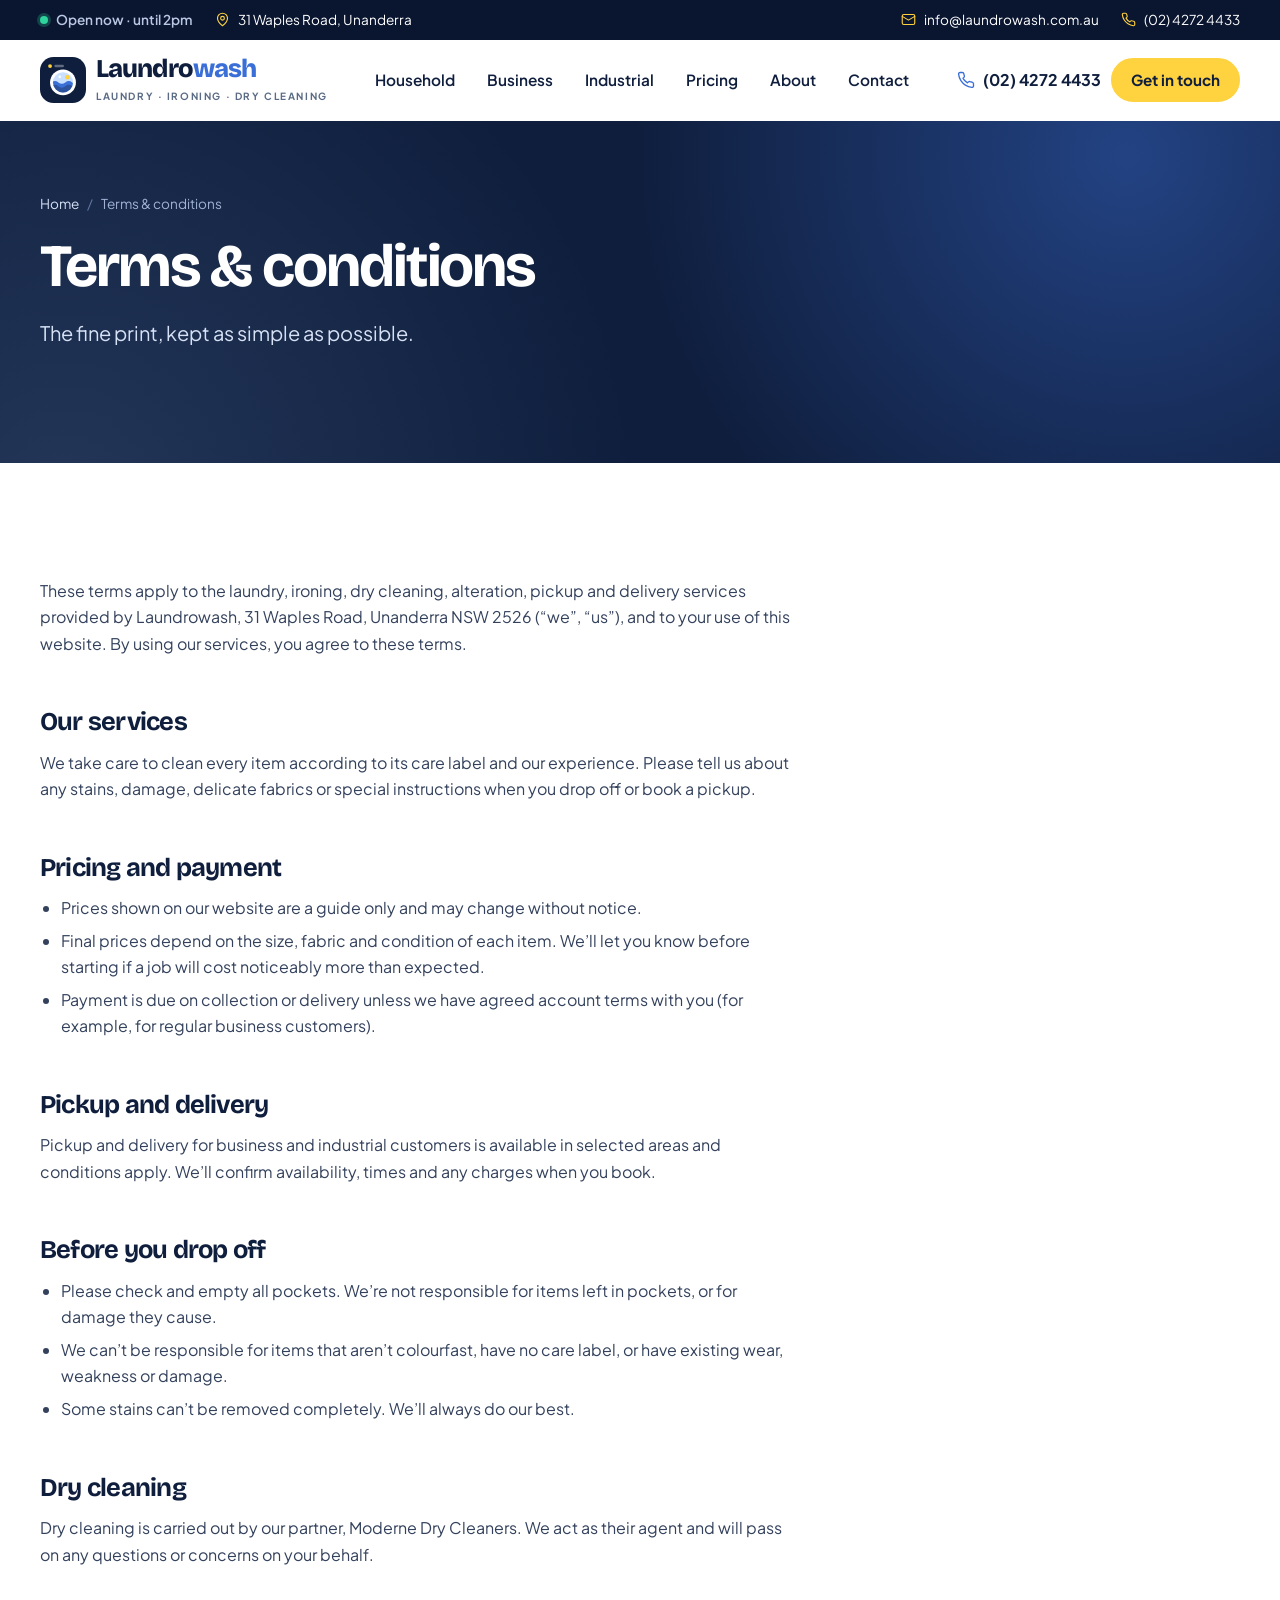
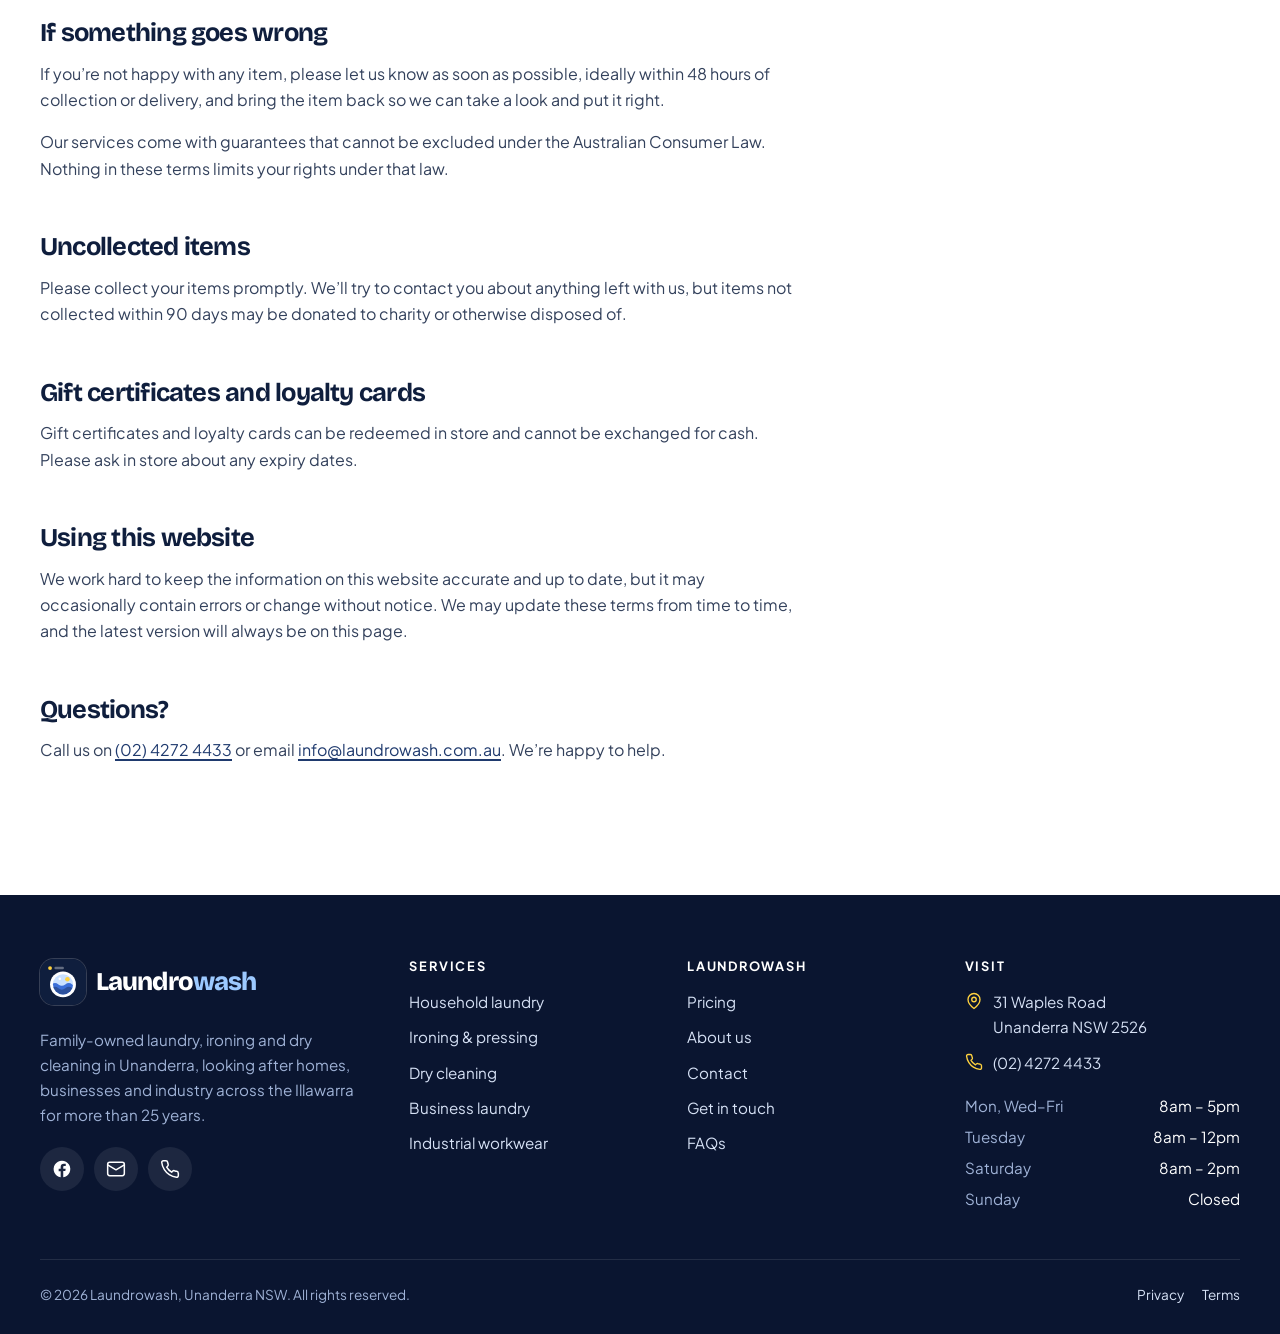
<file: terms-conditions/index.html>
<!doctype html>
<html lang="en-AU">
<head>
  <meta charset="utf-8">
  <meta name="viewport" content="width=device-width, initial-scale=1, viewport-fit=cover">
  <title>Terms & Conditions | Laundrowash</title>
  <meta name="description" content="Terms and conditions for Laundrowash laundry, ironing, dry cleaning, pickup and delivery services.">
  <link rel="canonical" href="https://www.laundrowash.com.au/terms-conditions/">
  <meta name="theme-color" content="#0f1e3d">
  <meta name="format-detection" content="telephone=no">

  <meta property="og:type" content="website">
  <meta property="og:site_name" content="Laundrowash">
  <meta property="og:locale" content="en_AU">
  <meta property="og:title" content="Terms & Conditions | Laundrowash">
  <meta property="og:description" content="Terms and conditions for Laundrowash laundry, ironing, dry cleaning, pickup and delivery services.">
  <meta property="og:url" content="https://www.laundrowash.com.au/terms-conditions/">
  <meta property="og:image" content="https://www.laundrowash.com.au/assets/img/og-image.png">
  <meta property="og:image:width" content="1200">
  <meta property="og:image:height" content="630">
  <meta name="twitter:card" content="summary_large_image">

  <link rel="icon" href="/assets/img/favicon.svg" type="image/svg+xml">
  <link rel="icon" href="/favicon.ico" sizes="32x32">
  <link rel="apple-touch-icon" href="/assets/img/apple-touch-icon.png">
  <link rel="manifest" href="/site.webmanifest">

  <link rel="preload" href="/assets/fonts/plus-jakarta-sans-latin.woff2" as="font" type="font/woff2" crossorigin>
  <link rel="preload" href="/assets/fonts/bricolage-grotesque-latin.woff2" as="font" type="font/woff2" crossorigin>
  <link rel="stylesheet" href="/assets/css/styles.css">
  <script src="/assets/js/main.js" defer></script>

  <script type="application/ld+json">{"@context":"https://schema.org","@type":"DryCleaningOrLaundry","@id":"https://www.laundrowash.com.au/#business","name":"Laundrowash","alternateName":"Laundrowash Laundrette Unanderra","description":"Family-owned laundry in Unanderra offering washing, drying, folding, ironing and dry cleaning for households, businesses and industry across the Illawarra, with pickup and delivery for business and industrial customers.","url":"https://www.laundrowash.com.au/","telephone":"+61 2 4272 4433","email":"info@laundrowash.com.au","image":"https://www.laundrowash.com.au/assets/img/og-image.png","logo":"https://www.laundrowash.com.au/assets/img/apple-touch-icon.png","priceRange":"$$","address":{"@type":"PostalAddress","streetAddress":"31 Waples Road","addressLocality":"Unanderra","addressRegion":"NSW","postalCode":"2526","addressCountry":"AU"},"areaServed":[{"@type":"Place","name":"Unanderra"},{"@type":"Place","name":"Wollongong"},{"@type":"Place","name":"Figtree"},{"@type":"Place","name":"Dapto"},{"@type":"Place","name":"Port Kembla"},{"@type":"Place","name":"Illawarra"}],"openingHoursSpecification":[{"@type":"OpeningHoursSpecification","dayOfWeek":"Monday","opens":"08:00","closes":"17:00"},{"@type":"OpeningHoursSpecification","dayOfWeek":"Tuesday","opens":"08:00","closes":"12:00"},{"@type":"OpeningHoursSpecification","dayOfWeek":"Wednesday","opens":"08:00","closes":"17:00"},{"@type":"OpeningHoursSpecification","dayOfWeek":"Thursday","opens":"08:00","closes":"17:00"},{"@type":"OpeningHoursSpecification","dayOfWeek":"Friday","opens":"08:00","closes":"17:00"},{"@type":"OpeningHoursSpecification","dayOfWeek":"Saturday","opens":"08:00","closes":"14:00"}],"sameAs":["https://www.facebook.com/laundrowashlaundrette/"]}</script>
  <script type="application/ld+json">{"@context":"https://schema.org","@type":"BreadcrumbList","itemListElement":[{"@type":"ListItem","position":1,"name":"Home","item":"https://www.laundrowash.com.au/"},{"@type":"ListItem","position":2,"name":"Terms & conditions","item":"https://www.laundrowash.com.au/terms-conditions/"}]}</script>
</head>
<body>
<a class="skip-link" href="#main">Skip to content</a>

<div class="topbar">
  <div class="container">
    <div class="topbar__group">
      <span class="topbar__item status" data-open-status><span class="status__dot"></span><span class="status__text">Mon–Fri from 8am · Sat 8am–2pm</span></span>
      <a class="topbar__item" href="https://www.google.com/maps/dir/?api=1&destination=Laundrowash%2C%2031%20Waples%20Road%2C%20Unanderra%20NSW%202526" target="_blank" rel="noopener"><svg class="icon" aria-hidden="true"><use href="/assets/img/icons.svg#i-pin"></use></svg>31 Waples Road, Unanderra</a>
    </div>
    <div class="topbar__group">
      <a class="topbar__item" href="mailto:info@laundrowash.com.au"><svg class="icon" aria-hidden="true"><use href="/assets/img/icons.svg#i-mail"></use></svg>info@laundrowash.com.au</a>
      <a class="topbar__item" href="tel:+61242724433"><svg class="icon" aria-hidden="true"><use href="/assets/img/icons.svg#i-phone"></use></svg>(02) 4272 4433</a>
    </div>
  </div>
</div>

<header class="site-header">
  <div class="container">
    <a class="brand" href="/" aria-label="Laundrowash home">
      <img class="brand__mark" src="/assets/img/logo-mark.svg" alt="" width="46" height="46">
      <span><span class="brand__name">Laundro<span>wash</span></span><span class="brand__tag">Laundry · Ironing · Dry cleaning</span></span>
    </a>
    <nav class="nav" aria-label="Main">
      <ul class="nav__list">
        <li><a class="nav__link" href="/domestic/">Household</a></li>
        <li><a class="nav__link" href="/commercial/">Business</a></li>
        <li><a class="nav__link" href="/industrial/">Industrial</a></li>
        <li><a class="nav__link" href="/pricing/">Pricing</a></li>
        <li><a class="nav__link" href="/about-us/">About</a></li>
        <li><a class="nav__link" href="/contact/">Contact</a></li>
      </ul>
    </nav>
    <div class="header-actions">
      <a class="header-phone" href="tel:+61242724433"><svg class="icon" aria-hidden="true"><use href="/assets/img/icons.svg#i-phone"></use></svg>(02) 4272 4433</a>
      <a class="btn btn--sun btn--sm header-cta" href="/contact/#book">Get in touch</a>
      <button class="menu-toggle" type="button" aria-expanded="false" aria-controls="mobile-menu">
        <svg class="icon icon-menu" aria-hidden="true"><use href="/assets/img/icons.svg#i-menu"></use></svg><svg class="icon icon-close" aria-hidden="true"><use href="/assets/img/icons.svg#i-close"></use></svg><span class="menu-toggle__label">Menu</span>
      </button>
    </div>
  </div>
</header>

<div class="mobile-menu" id="mobile-menu">
  <nav aria-label="Mobile">
    <ul class="mobile-menu__list">
      <li><a href="/">Home <svg class="icon" aria-hidden="true"><use href="/assets/img/icons.svg#i-arrow"></use></svg></a></li>
      <li><a href="/domestic/">Household laundry <svg class="icon" aria-hidden="true"><use href="/assets/img/icons.svg#i-arrow"></use></svg></a></li>
      <li><a href="/commercial/">Business laundry <svg class="icon" aria-hidden="true"><use href="/assets/img/icons.svg#i-arrow"></use></svg></a></li>
      <li><a href="/industrial/">Industrial workwear <svg class="icon" aria-hidden="true"><use href="/assets/img/icons.svg#i-arrow"></use></svg></a></li>
      <li><a href="/pricing/">Pricing <svg class="icon" aria-hidden="true"><use href="/assets/img/icons.svg#i-arrow"></use></svg></a></li>
      <li><a href="/about-us/">About <svg class="icon" aria-hidden="true"><use href="/assets/img/icons.svg#i-arrow"></use></svg></a></li>
      <li><a href="/contact/">Contact <svg class="icon" aria-hidden="true"><use href="/assets/img/icons.svg#i-arrow"></use></svg></a></li>
    </ul>
  </nav>
  <div class="mobile-menu__cta">
    <a class="btn btn--sun btn--block" href="/contact/#book"><svg class="icon" aria-hidden="true"><use href="/assets/img/icons.svg#i-mail"></use></svg> Get in touch</a>
    <a class="btn btn--ghost btn--block" href="tel:+61242724433"><svg class="icon" aria-hidden="true"><use href="/assets/img/icons.svg#i-phone"></use></svg> Call (02) 4272 4433</a>
  </div>
  <div class="mobile-menu__info">
    <p class="status" data-open-status><span class="status__dot"></span><span class="status__text">Mon–Fri from 8am · Sat 8am–2pm</span></p>
    <p><svg class="icon" aria-hidden="true"><use href="/assets/img/icons.svg#i-pin"></use></svg> 31 Waples Road, Unanderra NSW 2526</p>
    <p><svg class="icon" aria-hidden="true"><use href="/assets/img/icons.svg#i-mail"></use></svg> <a href="mailto:info@laundrowash.com.au">info@laundrowash.com.au</a></p>
  </div>
</div>

<main id="main">
<section class="page-hero page-hero--simple">
  <div class="container page-hero__grid">
    <div>
      <ol class="breadcrumbs" aria-label="Breadcrumb"><li><a href="/">Home</a></li><li aria-current="page">Terms &amp; conditions</li></ol>
      <h1>Terms &amp; conditions</h1>
      <p class="lead">The fine print, kept as simple as possible.</p>
    </div>
  </div>
</section>

<!-- Draft service terms for a laundry business. Please have the client review (and adjust timeframes) before launch. -->
<section class="section">
  <div class="container">
    <div class="prose">
      <p>These terms apply to the laundry, ironing, dry cleaning, alteration, pickup and delivery services provided by Laundrowash, 31 Waples Road, Unanderra NSW 2526 (&ldquo;we&rdquo;, &ldquo;us&rdquo;), and to your use of this website. By using our services, you agree to these terms.</p>

      <h2>Our services</h2>
      <p>We take care to clean every item according to its care label and our experience. Please tell us about any stains, damage, delicate fabrics or special instructions when you drop off or book a pickup.</p>

      <h2>Pricing and payment</h2>
      <ul>
        <li>Prices shown on our website are a guide only and may change without notice.</li>
        <li>Final prices depend on the size, fabric and condition of each item. We&rsquo;ll let you know before starting if a job will cost noticeably more than expected.</li>
        <li>Payment is due on collection or delivery unless we have agreed account terms with you (for example, for regular business customers).</li>
      </ul>

      <h2>Pickup and delivery</h2>
      <p>Pickup and delivery for business and industrial customers is available in selected areas and conditions apply. We&rsquo;ll confirm availability, times and any charges when you book.</p>

      <h2>Before you drop off</h2>
      <ul>
        <li>Please check and empty all pockets. We&rsquo;re not responsible for items left in pockets, or for damage they cause.</li>
        <li>We can&rsquo;t be responsible for items that aren&rsquo;t colourfast, have no care label, or have existing wear, weakness or damage.</li>
        <li>Some stains can&rsquo;t be removed completely. We&rsquo;ll always do our best.</li>
      </ul>

      <h2>Dry cleaning</h2>
      <p>Dry cleaning is carried out by our partner, Moderne Dry Cleaners. We act as their agent and will pass on any questions or concerns on your behalf.</p>

      <h2>If something goes wrong</h2>
      <p>If you&rsquo;re not happy with any item, please let us know as soon as possible, ideally within 48 hours of collection or delivery, and bring the item back so we can take a look and put it right.</p>
      <p>Our services come with guarantees that cannot be excluded under the Australian Consumer Law. Nothing in these terms limits your rights under that law.</p>

      <h2>Uncollected items</h2>
      <p>Please collect your items promptly. We&rsquo;ll try to contact you about anything left with us, but items not collected within 90 days may be donated to charity or otherwise disposed of.</p>

      <h2>Gift certificates and loyalty cards</h2>
      <p>Gift certificates and loyalty cards can be redeemed in store and cannot be exchanged for cash. Please ask in store about any expiry dates.</p>

      <h2>Using this website</h2>
      <p>We work hard to keep the information on this website accurate and up to date, but it may occasionally contain errors or change without notice. We may update these terms from time to time, and the latest version will always be on this page.</p>

      <h2>Questions?</h2>
      <p>Call us on <a href="tel:+61242724433">(02) 4272 4433</a> or email <a href="mailto:info@laundrowash.com.au">info@laundrowash.com.au</a>. We&rsquo;re happy to help.</p>
    </div>
  </div>
</section>
</main>

<footer class="site-footer">
  <div class="container">
    <div class="footer-grid">
      <div class="footer-brand">
        <a class="brand" href="/" aria-label="Laundrowash home">
          <img class="brand__mark" src="/assets/img/logo-mark.svg" alt="" width="46" height="46" loading="lazy">
          <span class="brand__name">Laundro<span>wash</span></span>
        </a>
        <p>Family-owned laundry, ironing and dry cleaning in Unanderra, looking after homes, businesses and industry across the Illawarra for more than 25 years.</p>
        <div class="social">
          <a href="https://www.facebook.com/laundrowashlaundrette/" target="_blank" rel="noopener" aria-label="Laundrowash on Facebook"><svg class="icon" aria-hidden="true"><use href="/assets/img/icons.svg#i-facebook"></use></svg></a>
          <a href="mailto:info@laundrowash.com.au" aria-label="Email Laundrowash"><svg class="icon" aria-hidden="true"><use href="/assets/img/icons.svg#i-mail"></use></svg></a>
          <a href="tel:+61242724433" aria-label="Call Laundrowash"><svg class="icon" aria-hidden="true"><use href="/assets/img/icons.svg#i-phone"></use></svg></a>
        </div>
      </div>
      <div class="footer-col">
        <h2>Services</h2>
        <ul>
          <li><a href="/domestic/">Household laundry</a></li>
          <li><a href="/domestic/#ironing">Ironing &amp; pressing</a></li>
          <li><a href="/domestic/#dry-cleaning">Dry cleaning</a></li>
          <li><a href="/commercial/">Business laundry</a></li>
          <li><a href="/industrial/">Industrial workwear</a></li>
        </ul>
      </div>
      <div class="footer-col">
        <h2>Laundrowash</h2>
        <ul>
          <li><a href="/pricing/">Pricing</a></li>
          <li><a href="/about-us/">About us</a></li>
          <li><a href="/contact/">Contact</a></li>
          <li><a href="/contact/#book">Get in touch</a></li>
          <li><a href="/#faq">FAQs</a></li>
        </ul>
      </div>
      <div class="footer-col">
        <h2>Visit</h2>
        <ul>
          <li><svg class="icon" aria-hidden="true"><use href="/assets/img/icons.svg#i-pin"></use></svg><a href="https://www.google.com/maps/dir/?api=1&destination=Laundrowash%2C%2031%20Waples%20Road%2C%20Unanderra%20NSW%202526" target="_blank" rel="noopener">31 Waples Road<br>Unanderra NSW 2526</a></li>
          <li><svg class="icon" aria-hidden="true"><use href="/assets/img/icons.svg#i-phone"></use></svg><a href="tel:+61242724433">(02) 4272 4433</a></li>
        </ul>
        <dl class="footer-hours" style="margin-top:18px">
          <dt>Mon, Wed–Fri</dt><dd>8am – 5pm</dd>
          <dt>Tuesday</dt><dd>8am – 12pm</dd>
          <dt>Saturday</dt><dd>8am – 2pm</dd>
          <dt>Sunday</dt><dd>Closed</dd>
        </dl>
      </div>
    </div>
    <div class="footer-bottom">
      <p style="margin:0">&copy; <span data-year>2026</span> Laundrowash, Unanderra NSW. All rights reserved.</p>
      <ul>
        <li><a href="/privacy-policy/">Privacy</a></li>
        <li><a href="/terms-conditions/">Terms</a></li>
      </ul>
    </div>
  </div>
</footer>

<nav class="action-bar" aria-label="Quick actions">
  <a href="tel:+61242724433"><svg class="icon" aria-hidden="true"><use href="/assets/img/icons.svg#i-phone"></use></svg>Call</a>
  <a href="https://www.google.com/maps/dir/?api=1&destination=Laundrowash%2C%2031%20Waples%20Road%2C%20Unanderra%20NSW%202526" target="_blank" rel="noopener"><svg class="icon" aria-hidden="true"><use href="/assets/img/icons.svg#i-directions"></use></svg>Directions</a>
  <a class="action-bar__primary" href="/contact/#book"><svg class="icon" aria-hidden="true"><use href="/assets/img/icons.svg#i-mail"></use></svg>Get in touch</a>
</nav>
</body>
</html>
</file>
<file: assets/css/styles.css>
/* ==========================================================================
   Laundrowash — site styles
   Mobile-first. Brand colours refreshed from the original navy (#28406d)
   and yellow (#e2c606).
   ========================================================================== */

/* ---------- Fonts (self-hosted, SIL Open Font Licence) ---------- */
@font-face {
  font-family: "Bricolage Grotesque";
  font-style: normal;
  font-weight: 600 800;
  font-stretch: 100%;
  font-display: swap;
  src: url("../fonts/bricolage-grotesque-latin.woff2") format("woff2");
  unicode-range: U+0000-00FF, U+0131, U+0152-0153, U+02BB-02BC, U+02C6, U+02DA, U+02DC, U+0304, U+0308, U+0329, U+2000-206F, U+20AC, U+2122, U+2191, U+2193, U+2212, U+2215, U+FEFF, U+FFFD;
}
@font-face {
  font-family: "Plus Jakarta Sans";
  font-style: normal;
  font-weight: 400 800;
  font-display: swap;
  src: url("../fonts/plus-jakarta-sans-latin.woff2") format("woff2");
  unicode-range: U+0000-00FF, U+0131, U+0152-0153, U+02BB-02BC, U+02C6, U+02DA, U+02DC, U+0304, U+0308, U+0329, U+2000-206F, U+20AC, U+2122, U+2191, U+2193, U+2212, U+2215, U+FEFF, U+FFFD;
}

/* ---------- Tokens ---------- */
:root {
  --navy-950: #0a1530;
  --navy-900: #0f1e3d;
  --navy-800: #172b55;
  --navy-700: #1f3a6e;
  --navy-600: #28406d;
  --blue-500: #3b6fd8;
  --sky-300: #9cc9ff;
  --sky-200: #c9e1ff;
  --foam-100: #eaf4ff;
  --foam-50: #f5f9ff;
  --sun-500: #f5c400;
  --sun-400: #ffd23f;
  --sun-100: #fff5cc;
  --mint-500: #12a37a;
  --coral-500: #e5484d;

  --ink: var(--navy-900);
  --text: #33415c;
  --muted: #5b6b86;
  --line: #dce6f2;
  --line-strong: #c3d3e8;
  --bg: #ffffff;
  --bg-soft: var(--foam-50);

  --font-display: "Bricolage Grotesque", "Plus Jakarta Sans", system-ui, sans-serif;
  --font-body: "Plus Jakarta Sans", system-ui, -apple-system, "Segoe UI", Roboto, sans-serif;

  --radius-sm: 10px;
  --radius: 16px;
  --radius-lg: 24px;
  --radius-xl: 32px;

  --shadow-sm: 0 1px 2px rgba(15, 30, 61, .06), 0 2px 6px rgba(15, 30, 61, .05);
  --shadow: 0 6px 18px rgba(15, 30, 61, .08), 0 2px 6px rgba(15, 30, 61, .05);
  --shadow-lg: 0 24px 48px -12px rgba(15, 30, 61, .22);

  --container: 1200px;
  --gutter: 20px;
  --header-h: 68px;
  --section-y: clamp(64px, 9vw, 120px);

  --ease: cubic-bezier(.2, .7, .2, 1);
}

@media (min-width: 768px) {
  :root { --gutter: 32px; --header-h: 80px; }
}

/* ---------- Reset ---------- */
*, *::before, *::after { box-sizing: border-box; }
html { -webkit-text-size-adjust: 100%; scroll-behavior: smooth; scroll-padding-top: calc(var(--header-h) + 16px); overflow-x: hidden; }
@supports (overflow: clip) { html, body { overflow-x: clip; } }
body {
  margin: 0;
  font-family: var(--font-body);
  font-size: 1rem;
  line-height: 1.65;
  color: var(--text);
  background: var(--bg);
  -webkit-font-smoothing: antialiased;
  text-rendering: optimizeLegibility;
  overflow-x: hidden;
}
img, svg, video, iframe { display: block; max-width: 100%; }
img { height: auto; }
a { color: var(--navy-700); text-decoration-thickness: 1.5px; text-underline-offset: 3px; }
a:hover { color: var(--blue-500); }
button, input, select, textarea { font: inherit; color: inherit; }
h1, h2, h3, h4 { font-family: var(--font-display); color: var(--ink); line-height: 1.12; margin: 0 0 .5em; letter-spacing: -.02em; font-weight: 700; }
h1 { font-size: clamp(2.35rem, 6.4vw, 4.25rem); letter-spacing: -.035em; }
h2 { font-size: clamp(1.9rem, 4.2vw, 3rem); letter-spacing: -.03em; }
h3 { font-size: clamp(1.2rem, 2vw, 1.4rem); }
h4 { font-size: 1.05rem; }
p { margin: 0 0 1em; }
ul, ol { margin: 0; padding: 0; }
:focus-visible { outline: 3px solid var(--blue-500); outline-offset: 3px; border-radius: 6px; }
::selection { background: var(--sun-400); color: var(--navy-900); }

.icon { width: 1.25em; height: 1.25em; flex: none; }

/* ---------- Utilities ---------- */
.container { width: 100%; max-width: calc(var(--container) + var(--gutter) * 2); margin-inline: auto; padding-inline: var(--gutter); }
.container--narrow { max-width: calc(820px + var(--gutter) * 2); }
.section { padding-block: var(--section-y); position: relative; }
.section--soft { background: var(--bg-soft); }
.section--navy { background: var(--navy-900); color: #c9d6ee; }
.section--navy h2, .section--navy h3 { color: #fff; }
.section--tight { padding-block: clamp(48px, 6vw, 80px); }
.visually-hidden { position: absolute !important; width: 1px; height: 1px; padding: 0; margin: -1px; overflow: hidden; clip: rect(0 0 0 0); white-space: nowrap; border: 0; }
.skip-link { position: absolute; left: 12px; top: -60px; z-index: 200; background: var(--navy-900); color: #fff; padding: 10px 16px; border-radius: 10px; font-weight: 700; transition: top .2s; }
.skip-link:focus { top: 12px; color: #fff; }
.text-center { text-align: center; }
.mt-0 { margin-top: 0; }
.nowrap { white-space: nowrap; }

.eyebrow {
  display: inline-flex; align-items: center; gap: .5em;
  font-size: .8rem; font-weight: 700; letter-spacing: .12em; text-transform: uppercase;
  color: var(--blue-500); margin-bottom: 14px;
}
.eyebrow::before { content: ""; width: 22px; height: 2px; background: currentColor; border-radius: 2px; }
.section--navy .eyebrow { color: var(--sun-400); }
.text-center .eyebrow::after { content: ""; width: 22px; height: 2px; background: currentColor; border-radius: 2px; }

.lead { font-size: clamp(1.075rem, 1.6vw, 1.25rem); line-height: 1.6; color: var(--text); }
.muted { color: var(--muted); }
.small { font-size: .875rem; }

.section-head { max-width: 680px; margin-bottom: clamp(36px, 5vw, 56px); }
.section-head.text-center { margin-inline: auto; }
.section-head p:not(.eyebrow) { font-size: 1.08rem; color: var(--muted); }

.hl { position: relative; white-space: nowrap; z-index: 0; }
.hl::after {
  content: ""; position: absolute; left: -.08em; right: -.08em; bottom: .06em; height: .34em;
  background: var(--sun-400); border-radius: 6px; z-index: -1; transform: skew(-8deg);
}

/* ---------- Buttons ---------- */
.btn {
  --btn-bg: var(--navy-900); --btn-fg: #fff; --btn-bd: var(--btn-bg);
  display: inline-flex; align-items: center; justify-content: center; gap: .55em;
  min-height: 52px; padding: 0 24px; border-radius: 999px;
  background: var(--btn-bg); color: var(--btn-fg); border: 2px solid var(--btn-bd);
  font-weight: 700; font-size: 1rem; line-height: 1; text-decoration: none; cursor: pointer;
  transition: transform .2s var(--ease), box-shadow .2s var(--ease), background .2s, color .2s, border-color .2s;
  white-space: nowrap;
}
.btn:hover { color: var(--btn-fg); transform: translateY(-2px); box-shadow: var(--shadow); }
.btn:active { transform: translateY(0); }
.btn .icon { width: 1.15em; height: 1.15em; }
.btn--sun { --btn-bg: var(--sun-400); --btn-fg: var(--navy-900); }
.btn--sun:hover { --btn-bg: #ffdc66; }
.btn--ghost { --btn-bg: transparent; --btn-fg: var(--navy-900); --btn-bd: var(--line-strong); }
.btn--ghost:hover { --btn-bd: var(--navy-900); }
.btn--white { --btn-bg: #fff; --btn-fg: var(--navy-900); }
.btn--outline-light { --btn-bg: transparent; --btn-fg: #fff; --btn-bd: rgba(255,255,255,.35); }
.btn--outline-light:hover { --btn-bd: #fff; }
.btn--sm { min-height: 44px; padding: 0 18px; font-size: .95rem; }
.btn--block { width: 100%; }
.btn-row { display: flex; flex-wrap: wrap; gap: 12px; }

.link-arrow { display: inline-flex; align-items: center; gap: .4em; font-weight: 700; text-decoration: none; color: var(--navy-800); }
.link-arrow .icon { transition: transform .2s var(--ease); width: 1.1em; height: 1.1em; }
.link-arrow:hover .icon { transform: translateX(4px); }

/* ---------- Top bar ---------- */
.topbar { background: var(--navy-950); color: #b9c7e2; font-size: .85rem; display: none; }
.topbar .container { display: flex; align-items: center; justify-content: space-between; gap: 24px; min-height: 40px; }
.topbar a { color: #fff; text-decoration: none; }
.topbar a:hover { color: var(--sun-400); }
.topbar__group { display: flex; align-items: center; gap: 22px; }
.topbar__item { display: inline-flex; align-items: center; gap: 8px; }
.topbar__item .icon { width: 15px; height: 15px; color: var(--sun-400); }
@media (min-width: 960px) { .topbar { display: block; } }

/* ---------- Open-now badge ---------- */
.status { display: inline-flex; align-items: center; gap: 8px; font-weight: 600; }
.status__dot { width: 8px; height: 8px; border-radius: 50%; background: #9aa6bb; box-shadow: 0 0 0 3px rgba(154,166,187,.25); flex: none; }
.status[data-state="open"] .status__dot { background: #2fd39c; box-shadow: 0 0 0 3px rgba(47,211,156,.25); animation: pulse 2s infinite; }
.status[data-state="closed"] .status__dot { background: #ff8a80; box-shadow: 0 0 0 3px rgba(255,138,128,.22); }
@keyframes pulse { 50% { box-shadow: 0 0 0 6px rgba(47,211,156,.08); } }

/* ---------- Header ---------- */
.site-header {
  position: sticky; top: 0; z-index: 100;
  background: rgba(255,255,255,.92);
  -webkit-backdrop-filter: saturate(180%) blur(14px); backdrop-filter: saturate(180%) blur(14px);
  border-bottom: 1px solid transparent;
  transition: border-color .25s, box-shadow .25s;
}
.site-header.is-scrolled { border-bottom-color: var(--line); box-shadow: 0 6px 24px -12px rgba(15,30,61,.18); }
.site-header .container { display: flex; align-items: center; justify-content: space-between; gap: 16px; height: var(--header-h); }

.brand { display: inline-flex; align-items: center; gap: 10px; text-decoration: none; color: var(--navy-900); flex: none; }
.brand:hover { color: var(--navy-900); }
.brand__mark { width: 40px; height: 40px; }
.brand__name { font-family: var(--font-display); font-weight: 800; font-size: 1.45rem; letter-spacing: -.035em; line-height: 1; }
.brand__name span { color: var(--blue-500); }
.brand__tag { display: none; font-family: var(--font-body); font-size: .6rem; font-weight: 700; letter-spacing: .12em; text-transform: uppercase; color: var(--muted); margin-top: 4px; white-space: nowrap; }
@media (min-width: 440px) { .brand__tag { display: block; } }
@media (min-width: 768px) { .brand__mark { width: 46px; height: 46px; } .brand__name { font-size: 1.6rem; } .brand__tag { font-size: .62rem; letter-spacing: .16em; } }
.footer-brand .brand__mark { border-radius: 14px; box-shadow: 0 0 0 1px rgba(255,255,255,.18); }

.nav { display: none; }
.nav__list { display: flex; align-items: center; gap: 4px; list-style: none; }
.nav__link {
  display: inline-flex; align-items: center; min-height: 44px; padding: 0 14px; border-radius: 999px;
  font-weight: 600; font-size: .96rem; color: var(--navy-900); text-decoration: none; transition: background .2s, color .2s;
}
.nav__link:hover { background: var(--foam-100); color: var(--navy-900); }
.nav__link[aria-current="page"] { background: var(--foam-100); color: var(--blue-500); }
.header-actions { display: flex; align-items: center; gap: 10px; }
.header-phone { display: none; align-items: center; gap: 8px; font-weight: 700; text-decoration: none; color: var(--navy-900); }
.header-phone .icon { width: 18px; height: 18px; color: var(--blue-500); }
.header-cta { display: none; }

.menu-toggle {
  display: inline-flex; align-items: center; justify-content: center; gap: 8px; flex: none;
  height: 46px; min-width: 46px; padding: 0 12px; border-radius: 999px; border: 1.5px solid var(--line-strong);
  background: #fff; color: var(--navy-900); font-weight: 700; font-size: .95rem; cursor: pointer;
}
.menu-toggle__label { display: none; }
@media (min-width: 400px) { .menu-toggle { padding: 0 14px 0 16px; } .menu-toggle__label { display: inline; } }
.menu-toggle .icon { width: 22px; height: 22px; }
.menu-toggle .icon-close { display: none; }
.menu-open .menu-toggle .icon-close { display: block; }
.menu-open .menu-toggle .icon-menu { display: none; }

@media (min-width: 1100px) {
  .nav { display: block; }
  .menu-toggle { display: none; }
  .header-cta { display: inline-flex; }
}
@media (min-width: 1280px) { .header-phone { display: inline-flex; } }

/* Mobile menu panel */
.mobile-menu {
  position: fixed; inset: var(--header-h) 0 0 0; z-index: 99;
  background: #fff; overflow-y: auto; overscroll-behavior: contain;
  padding: 12px var(--gutter) calc(110px + env(safe-area-inset-bottom));
  opacity: 0; visibility: hidden; transform: translateY(-8px);
  transition: opacity .25s var(--ease), transform .25s var(--ease), visibility 0s linear .25s;
}
.menu-open .mobile-menu { opacity: 1; visibility: visible; transform: none; transition-delay: 0s; }
.menu-open { overflow: hidden; }
.mobile-menu__list { list-style: none; border-top: 1px solid var(--line); }
.mobile-menu__list a {
  display: flex; align-items: center; justify-content: space-between; min-height: 60px;
  border-bottom: 1px solid var(--line); text-decoration: none; color: var(--navy-900);
  font-family: var(--font-display); font-weight: 700; font-size: 1.35rem; letter-spacing: -.02em;
}
.mobile-menu__list a .icon { color: var(--line-strong); width: 22px; height: 22px; }
.mobile-menu__list a[aria-current="page"] { color: var(--blue-500); }
.mobile-menu__cta { display: grid; gap: 10px; margin-top: 24px; }
.mobile-menu__info { margin-top: 28px; padding: 20px; border-radius: var(--radius); background: var(--foam-50); font-size: .95rem; }
.mobile-menu__info p { margin: 0 0 6px; display: flex; gap: 10px; align-items: center; }
.mobile-menu__info .icon { color: var(--blue-500); width: 18px; height: 18px; }
@media (min-width: 1100px) { .mobile-menu { display: none; } }

/* ---------- Photo placeholders ----------
   Swap any .ph block for <img class="media-img" ...> when photography is ready. */
.ph {
  position: relative; overflow: hidden; isolation: isolate;
  display: flex; align-items: flex-end; justify-content: flex-start;
  width: 100%; aspect-ratio: 4 / 3; border-radius: var(--radius-lg);
  background:
    radial-gradient(circle at 18% 22%, rgba(255,255,255,.75) 0 7%, transparent 7.5%),
    radial-gradient(circle at 78% 30%, rgba(255,255,255,.5) 0 4%, transparent 4.5%),
    radial-gradient(circle at 65% 78%, rgba(255,255,255,.55) 0 9%, transparent 9.5%),
    radial-gradient(circle at 32% 70%, rgba(255,255,255,.35) 0 3%, transparent 3.5%),
    linear-gradient(145deg, #dcebff 0%, #b9d6fb 55%, #9cc2f5 100%);
}
.ph::before {
  content: ""; position: absolute; inset: 10px; border: 1.5px dashed rgba(31,58,110,.28); border-radius: calc(var(--radius-lg) - 8px); z-index: -1;
}
.ph__label {
  margin: 18px; display: inline-flex; align-items: flex-start; gap: 8px; max-width: calc(100% - 36px);
  padding: 8px 12px; border-radius: 12px; background: rgba(255,255,255,.88);
  color: var(--navy-800); font-size: .8rem; font-weight: 600; line-height: 1.35; box-shadow: var(--shadow-sm);
}
.ph__label .icon { width: 16px; height: 16px; margin-top: 1px; color: var(--blue-500); }
.ph--wide { aspect-ratio: 16 / 9; }
.ph--square { aspect-ratio: 1 / 1; }
.ph--tall { aspect-ratio: 4 / 5; }
.ph--portrait { aspect-ratio: 3 / 4; }
.ph--sun { background:
    radial-gradient(circle at 20% 25%, rgba(255,255,255,.7) 0 6%, transparent 6.5%),
    radial-gradient(circle at 75% 70%, rgba(255,255,255,.5) 0 9%, transparent 9.5%),
    linear-gradient(145deg, #fff3c4 0%, #ffe37a 60%, #ffd23f 100%); }
.ph--navy { background:
    radial-gradient(circle at 20% 25%, rgba(255,255,255,.12) 0 6%, transparent 6.5%),
    radial-gradient(circle at 75% 70%, rgba(255,255,255,.08) 0 9%, transparent 9.5%),
    linear-gradient(145deg, #28406d 0%, #1a2f5a 100%); }
.ph--navy::before { border-color: rgba(255,255,255,.25); }
.media-img { width: 100%; height: 100%; object-fit: cover; border-radius: var(--radius-lg); }

/* ---------- Hero (home) ---------- */
.hero { position: relative; overflow: hidden; padding: 28px 0 56px; background: linear-gradient(180deg, var(--foam-50) 0%, #fff 100%); }
.hero::before {
  content: ""; position: absolute; width: 720px; height: 720px; right: -260px; top: -280px; border-radius: 50%;
  background: radial-gradient(circle, rgba(156,201,255,.45), rgba(156,201,255,0) 65%); pointer-events: none;
}
.hero__grid { position: relative; display: grid; gap: 40px; align-items: center; }
.hero__status {
  display: inline-flex; align-items: center; gap: 10px; flex-wrap: wrap;
  padding: 7px 14px 7px 10px; border-radius: 999px; background: #fff; border: 1px solid var(--line);
  font-size: .85rem; color: var(--text); box-shadow: var(--shadow-sm); margin-bottom: 20px;
}
.hero__status .status { color: var(--navy-900); }
.hero__status .sep { width: 1px; height: 14px; background: var(--line-strong); }
.hero__status .sep, .hero__status .hero__tagline { display: none; }
@media (min-width: 520px) { .hero__status .sep, .hero__status .hero__tagline { display: inline-block; } }
.hero h1 { margin-bottom: 18px; }
.hero .lead { max-width: 560px; margin-bottom: 28px; }
.hero .btn-row .btn { flex: 1 1 auto; }
.hero__trust { display: flex; flex-wrap: wrap; gap: 10px 22px; margin-top: 28px; list-style: none; }
.hero__trust li { display: inline-flex; align-items: center; gap: 8px; font-weight: 600; font-size: .92rem; color: var(--navy-900); }
.hero__trust .icon { width: 20px; height: 20px; padding: 3px; border-radius: 50%; background: var(--sun-400); color: var(--navy-900); }

.hero__media { position: relative; }
.hero__media .ph { aspect-ratio: 4 / 3.4; border-radius: var(--radius-xl); box-shadow: var(--shadow-lg); align-items: flex-start; }
@media (min-width: 960px) { .hero__media .ph { aspect-ratio: 4 / 4.3; } }
.hero__media .ph__label { max-width: min(62%, 340px); }
.split__media .ph { align-items: flex-start; }
.float-card {
  position: absolute; display: flex; align-items: center; gap: 12px;
  padding: 12px 16px; border-radius: 18px; background: #fff; box-shadow: var(--shadow-lg);
  font-size: .85rem; line-height: 1.3; color: var(--muted);
}
.float-card strong { display: block; color: var(--navy-900); font-size: 1rem; }
.float-card__icon { width: 42px; height: 42px; border-radius: 12px; display: grid; place-items: center; background: var(--foam-100); color: var(--blue-500); flex: none; }
.float-card__icon .icon { width: 22px; height: 22px; }
.float-card--a { left: 12px; bottom: 20px; }
.float-card--b { right: -8px; top: 22px; display: none; }
.stars { display: inline-flex; gap: 2px; color: #f5b400; }
.stars .icon { width: 16px; height: 16px; }

@media (min-width: 560px) {
  .hero .btn-row .btn { flex: 0 0 auto; }
}
@media (min-width: 960px) {
  .hero { padding: 64px 0 96px; }
  .hero__grid { grid-template-columns: 1.08fr .92fr; gap: 64px; }
  .float-card--a { left: -36px; bottom: 44px; }
  .float-card--b { right: -24px; top: auto; bottom: 150px; display: flex; }
}

/* ---------- Page hero (inner pages) ---------- */
.page-hero { position: relative; overflow: hidden; background: var(--navy-900); color: #c9d6ee; padding: 40px 0 56px; }
.page-hero::before {
  content: ""; position: absolute; inset: 0; pointer-events: none;
  background:
    radial-gradient(circle at 88% 10%, rgba(59,111,216,.45), transparent 42%),
    radial-gradient(circle at 5% 110%, rgba(156,201,255,.14), transparent 45%);
}
.page-hero .container { position: relative; }
.page-hero__grid { display: grid; gap: 36px; align-items: center; }
.page-hero h1 { color: #fff; font-size: clamp(2.2rem, 5.6vw, 3.75rem); margin-bottom: 16px; }
.page-hero .lead { color: #d6e1f5; max-width: 620px; margin-bottom: 26px; }
.page-hero .ph { border-radius: var(--radius-xl); }
.breadcrumbs { display: flex; flex-wrap: wrap; gap: 8px; list-style: none; font-size: .85rem; margin-bottom: 18px; color: #9fb2d6; }
.breadcrumbs a { color: #d6e1f5; text-decoration: none; }
.breadcrumbs a:hover { color: var(--sun-400); }
.breadcrumbs li + li::before { content: "/"; margin-right: 8px; color: #5f76a3; }
.page-hero__points { display: flex; flex-wrap: wrap; gap: 10px 20px; margin-top: 26px; list-style: none; }
.page-hero__points li { display: inline-flex; align-items: center; gap: 8px; color: #fff; font-weight: 600; font-size: .92rem; }
.page-hero__points .icon { width: 18px; height: 18px; color: var(--sun-400); }
@media (min-width: 960px) {
  .page-hero { padding: 72px 0 88px; }
  .page-hero__grid { grid-template-columns: 1.15fr .85fr; gap: 64px; }
  .page-hero--simple .page-hero__grid { grid-template-columns: 1fr; }
}

/* ---------- Ticker strip ---------- */
.strip { background: var(--navy-900); color: #fff; overflow: hidden; padding: 16px 0; }
.strip__track { display: flex; gap: 40px; width: max-content; animation: marquee 38s linear infinite; }
.strip__item { display: inline-flex; align-items: center; gap: 12px; font-family: var(--font-display); font-weight: 600; font-size: 1.1rem; white-space: nowrap; }
.strip__item .icon { color: var(--sun-400); width: 20px; height: 20px; }
@keyframes marquee { to { transform: translateX(-50%); } }
.strip:hover .strip__track { animation-play-state: paused; }

/* ---------- Cards / grids ---------- */
.grid { display: grid; gap: 20px; }
@media (min-width: 640px) { .grid--2 { grid-template-columns: repeat(2, 1fr); } .grid--3, .grid--4 { grid-template-columns: repeat(2, 1fr); } }
@media (min-width: 960px) { .grid--3 { grid-template-columns: repeat(3, 1fr); } .grid--4 { grid-template-columns: repeat(4, 1fr); } .grid { gap: 24px; } }

.card {
  position: relative; display: flex; flex-direction: column;
  background: #fff; border: 1px solid var(--line); border-radius: var(--radius-lg); padding: 28px;
  transition: transform .25s var(--ease), box-shadow .25s var(--ease), border-color .25s;
}
.card:hover { transform: translateY(-4px); box-shadow: var(--shadow-lg); border-color: transparent; }
.card h3 { margin-bottom: 10px; }
.card p { color: var(--muted); margin-bottom: 0; }
.card__icon {
  width: 56px; height: 56px; border-radius: 16px; display: grid; place-items: center;
  background: var(--foam-100); color: var(--blue-500); margin-bottom: 20px;
}
.card__icon .icon { width: 28px; height: 28px; }
.card--sun .card__icon { background: var(--sun-100); color: #9a7600; }
.card__foot { margin-top: auto; padding-top: 20px; }

/* Audience cards */
.audience { display: grid; gap: 20px; }
.audience-card {
  position: relative; display: flex; flex-direction: column; overflow: hidden;
  border-radius: var(--radius-lg); background: #fff; border: 1px solid var(--line);
  text-decoration: none; color: inherit; transition: transform .25s var(--ease), box-shadow .25s var(--ease);
}
.audience-card:hover { transform: translateY(-4px); box-shadow: var(--shadow-lg); color: inherit; }
.audience-card .ph { border-radius: 0; aspect-ratio: 16 / 10; }
.audience-card .ph::before { inset: 8px; border-radius: 16px; }
.audience-card__body { padding: 24px 24px 28px; display: flex; flex-direction: column; flex: 1; }
.audience-card__kicker { display: inline-flex; align-items: center; gap: 8px; font-size: .78rem; font-weight: 700; letter-spacing: .1em; text-transform: uppercase; color: var(--blue-500); margin-bottom: 8px; }
.audience-card__kicker .icon { width: 18px; height: 18px; }
.audience-card h3 { font-size: 1.5rem; margin-bottom: 8px; }
.audience-card p { color: var(--muted); }
.audience-card ul { list-style: none; display: grid; gap: 6px; margin: 4px 0 20px; }
.audience-card li { display: flex; gap: 10px; align-items: flex-start; font-size: .95rem; color: var(--text); }
.audience-card li .icon { width: 18px; height: 18px; color: var(--mint-500); margin-top: 3px; }
.audience-card .link-arrow { margin-top: auto; }
@media (min-width: 960px) { .audience { grid-template-columns: repeat(3, 1fr); gap: 24px; } }

/* Steps */
.steps { display: grid; gap: 20px; counter-reset: step; list-style: none; }
.step { position: relative; padding: 28px; border-radius: var(--radius-lg); background: #fff; border: 1px solid var(--line); }
.step__num {
  display: inline-grid; place-items: center; width: 48px; height: 48px; border-radius: 50%;
  background: var(--navy-900); color: var(--sun-400); font-family: var(--font-display); font-weight: 800; font-size: 1.2rem; margin-bottom: 18px;
}
.step h3 { margin-bottom: 8px; }
.step p { color: var(--muted); margin: 0; }
@media (min-width: 960px) {
  .steps { grid-template-columns: repeat(3, 1fr); gap: 24px; }
  .step:not(:last-child)::after {
    content: ""; position: absolute; top: 52px; right: -24px; width: 24px; height: 2px;
    background: repeating-linear-gradient(90deg, var(--line-strong) 0 6px, transparent 6px 10px);
  }
}

@media (max-width: 959px) {
  .steps { gap: 12px; }
  .step { display: flex; gap: 16px; align-items: flex-start; padding: 20px; }
  .step__num { width: 40px; height: 40px; font-size: 1rem; margin: 0; flex: none; }
  .step h3 { margin: 4px 0 6px; }
}
@media (max-width: 479px) {
  .btn-row > .btn { flex: 1 1 100%; }
}
.steps.steps--stack { grid-template-columns: 1fr; gap: 12px; margin-top: 24px; }
.steps--stack .step { display: flex; gap: 16px; align-items: flex-start; padding: 18px 20px; }
.steps--stack .step::after { display: none; }
.steps--stack .step__num { width: 40px; height: 40px; font-size: 1rem; margin: 0; flex: none; }
.steps--stack h3 { font-size: 1.08rem; margin: 2px 0 4px; }

/* Services grid (compact tiles) */
.tiles { display: grid; gap: 14px; grid-template-columns: 1fr; }
.tile {
  display: flex; gap: 16px; align-items: flex-start; padding: 20px; border-radius: var(--radius);
  background: #fff; border: 1px solid var(--line); transition: border-color .2s, box-shadow .2s;
}
.tile:hover { border-color: var(--sky-300); box-shadow: var(--shadow); }
.tile__icon { width: 48px; height: 48px; border-radius: 14px; display: grid; place-items: center; background: var(--foam-100); color: var(--blue-500); flex: none; }
.tile__icon .icon { width: 24px; height: 24px; }
.tile h3 { font-size: 1.08rem; margin: 2px 0 4px; font-family: var(--font-body); letter-spacing: -.01em; }
.tile p { font-size: .93rem; color: var(--muted); margin: 0; }
@media (min-width: 640px) { .tiles { grid-template-columns: repeat(2, 1fr); } }
@media (min-width: 1024px) { .tiles { grid-template-columns: repeat(4, 1fr); } .tile { flex-direction: column; padding: 24px; } }

/* Split feature */
.split { display: grid; gap: 40px; align-items: center; }
.split__media { position: relative; }
.split__media .ph { box-shadow: var(--shadow-lg); }
.split__badge {
  position: absolute; right: 16px; bottom: -22px; padding: 16px 20px; border-radius: 18px;
  background: var(--sun-400); color: var(--navy-900); box-shadow: var(--shadow-lg); line-height: 1.15;
}
.split__badge strong { display: block; font-family: var(--font-display); font-size: 2rem; letter-spacing: -.03em; }
.split__badge span { display: block; font-size: .85rem; font-weight: 600; }
@media (min-width: 960px) {
  .split { grid-template-columns: 1fr 1fr; gap: 72px; }
  .split--reverse .split__media { order: 2; }
  .split__badge { right: -20px; bottom: 32px; }
}

.checklist { list-style: none; display: grid; gap: 12px; margin: 22px 0 28px; }
.checklist li { display: flex; gap: 12px; align-items: flex-start; }
.checklist .icon { width: 22px; height: 22px; padding: 4px; border-radius: 50%; background: var(--foam-100); color: var(--blue-500); margin-top: 1px; }
.checklist strong { color: var(--navy-900); }
.section--navy .checklist .icon { background: rgba(255,210,63,.15); color: var(--sun-400); }
.section--navy .checklist strong { color: #fff; }
@media (min-width: 640px) { .checklist--2 { grid-template-columns: 1fr 1fr; } }

/* Promo band */
.promo {
  position: relative; overflow: hidden; display: grid; gap: 28px; align-items: center;
  padding: clamp(28px, 5vw, 56px); border-radius: var(--radius-xl);
  background: var(--sun-400); color: var(--navy-900);
}
.promo::after {
  content: ""; position: absolute; width: 380px; height: 380px; right: -120px; bottom: -200px; border-radius: 50%;
  background: rgba(255,255,255,.3); pointer-events: none;
}
.promo h2 { margin-bottom: 10px; }
.promo p { font-size: 1.1rem; margin: 0; color: var(--navy-800); }
.promo__price { font-family: var(--font-display); font-weight: 800; }
.promo .btn-row { position: relative; z-index: 1; }
@media (min-width: 960px) { .promo { grid-template-columns: 1.4fr auto; } }

/* Reviews */
.reviews { display: grid; gap: 20px; }
.review {
  margin: 0; display: flex; flex-direction: column; gap: 16px; padding: 28px; border-radius: var(--radius-lg);
  background: #fff; border: 1px solid var(--line); position: relative;
}
.review__quote-icon { position: absolute; right: 24px; top: 22px; width: 34px; height: 34px; color: var(--foam-100); }
.review blockquote { margin: 0; font-size: 1.08rem; line-height: 1.55; color: var(--navy-900); font-weight: 500; }
.review figcaption { margin-top: auto; display: flex; align-items: center; gap: 12px; font-size: .9rem; color: var(--muted); }
.review__avatar { width: 42px; height: 42px; border-radius: 50%; display: grid; place-items: center; background: var(--navy-900); color: var(--sun-400); font-weight: 800; font-family: var(--font-display); }
.review figcaption strong { display: block; color: var(--navy-900); font-size: .98rem; }
.reviews__summary { display: flex; flex-wrap: wrap; align-items: center; justify-content: space-between; gap: 20px; margin-bottom: 36px; }
.rating-pill { display: inline-flex; align-items: center; gap: 12px; padding: 10px 18px; border-radius: 999px; background: #fff; border: 1px solid var(--line); font-weight: 600; color: var(--navy-900); }
.rating-pill .stars .icon { width: 18px; height: 18px; }
@media (min-width: 720px) { .reviews { grid-template-columns: repeat(2, 1fr); } }
@media (min-width: 1100px) { .reviews { grid-template-columns: repeat(4, 1fr); } }

/* Stats */
.stats { display: grid; grid-template-columns: repeat(2, 1fr); gap: 12px; list-style: none; }
.stat { padding: 22px; border-radius: var(--radius); background: rgba(255,255,255,.06); border: 1px solid rgba(255,255,255,.1); }
.stat strong { display: block; font-family: var(--font-display); font-size: clamp(1.9rem, 4vw, 2.6rem); color: #fff; letter-spacing: -.03em; line-height: 1.05; margin-bottom: 6px; }
.stat span { font-size: .9rem; color: #b9c7e2; }
@media (min-width: 960px) { .stats { grid-template-columns: repeat(4, 1fr); gap: 20px; } }

/* Chips */
.chips { display: flex; flex-wrap: wrap; gap: 10px; list-style: none; }
.chip { display: inline-flex; align-items: center; gap: 8px; padding: 10px 16px; border-radius: 999px; background: #fff; border: 1px solid var(--line); font-weight: 600; font-size: .93rem; color: var(--navy-900); }
.chip .icon { width: 18px; height: 18px; color: var(--blue-500); }
.section--navy .chip { background: rgba(255,255,255,.06); border-color: rgba(255,255,255,.14); color: #fff; }
.section--navy .chip .icon { color: var(--sun-400); }

/* Industry grid */
.industries { display: grid; gap: 14px; grid-template-columns: 1fr; list-style: none; }
.industry { display: flex; align-items: center; gap: 14px; padding: 18px 20px; border-radius: var(--radius); background: #fff; border: 1px solid var(--line); font-weight: 700; color: var(--navy-900); }
.industry .tile__icon { width: 44px; height: 44px; }
.industry small { display: block; font-weight: 500; color: var(--muted); font-size: .86rem; }
@media (min-width: 560px) { .industries { grid-template-columns: repeat(2, 1fr); } }
@media (min-width: 1024px) { .industries { grid-template-columns: repeat(4, 1fr); } }

/* Visit / hours */
.visit { display: grid; gap: 24px; }
.visit__card { padding: clamp(24px, 4vw, 40px); border-radius: var(--radius-lg); background: #fff; border: 1px solid var(--line); }
.visit__map { position: relative; min-height: 340px; border-radius: var(--radius-lg); overflow: hidden; background: var(--foam-100); border: 1px solid var(--line); }
.visit__map iframe { position: absolute; inset: 0; width: 100%; height: 100%; border: 0; }
.visit__map-fallback {
  position: absolute; inset: 0; display: grid; place-content: center; justify-items: center; gap: 10px; text-align: center; padding: 24px;
  font-weight: 700; color: var(--navy-900); text-decoration: none;
  background:
    linear-gradient(90deg, rgba(31,58,110,.06) 1px, transparent 1px) 0 0 / 36px 36px,
    linear-gradient(rgba(31,58,110,.06) 1px, transparent 1px) 0 0 / 36px 36px,
    var(--foam-100);
}
.visit__map-fallback .icon { width: 40px; height: 40px; color: var(--coral-500); }
.contact-list { list-style: none; display: grid; gap: 18px; margin: 20px 0 26px; }
.contact-list li { display: flex; gap: 14px; align-items: flex-start; }
.contact-list .tile__icon { width: 44px; height: 44px; border-radius: 12px; }
.contact-list .tile__icon .icon { width: 20px; height: 20px; }
.contact-list small { display: block; font-size: .78rem; font-weight: 700; letter-spacing: .08em; text-transform: uppercase; color: var(--muted); }
.contact-list a, .contact-list span { font-weight: 700; color: var(--navy-900); text-decoration: none; font-size: 1.05rem; }
.contact-list a:hover { color: var(--blue-500); }
@media (min-width: 960px) { .visit { grid-template-columns: 1fr 1.1fr; } }

.hours { width: 100%; border-collapse: collapse; font-size: .98rem; }
.hours caption { text-align: left; font-family: var(--font-display); font-weight: 700; font-size: 1.15rem; color: var(--navy-900); margin-bottom: 10px; }
.hours th, .hours td { padding: 10px 0; border-bottom: 1px dashed var(--line); text-align: left; font-weight: 500; }
.hours td { text-align: right; color: var(--navy-900); font-weight: 600; }
.hours tr.is-today th, .hours tr.is-today td { color: var(--blue-500); font-weight: 800; }
.hours tr.is-today th::after { content: "Today"; margin-left: 8px; padding: 2px 8px; border-radius: 999px; background: var(--foam-100); font-size: .7rem; letter-spacing: .06em; text-transform: uppercase; vertical-align: 2px; }
.hours .closed { color: var(--muted); }

.suburbs { display: flex; flex-wrap: wrap; gap: 8px; list-style: none; margin-top: 14px; }
.suburbs li { padding: 6px 12px; border-radius: 999px; background: var(--foam-100); font-size: .88rem; font-weight: 600; color: var(--navy-800); }

/* FAQ */
.faq { display: grid; gap: 12px; }
.faq details { border-radius: var(--radius); background: #fff; border: 1px solid var(--line); transition: border-color .2s, box-shadow .2s; }
.faq details[open] { border-color: var(--sky-300); box-shadow: var(--shadow); }
.faq summary {
  display: flex; align-items: center; justify-content: space-between; gap: 16px; cursor: pointer; list-style: none;
  padding: 20px 22px; font-weight: 700; color: var(--navy-900); font-size: 1.04rem; min-height: 60px;
}
.faq summary::-webkit-details-marker { display: none; }
.faq summary .icon { width: 22px; height: 22px; flex: none; color: var(--blue-500); transition: transform .25s var(--ease); }
.faq details[open] summary .icon { transform: rotate(180deg); }
.faq__body { padding: 0 22px 20px; color: var(--text); }
.faq__body p:last-child { margin-bottom: 0; }

/* Pricing */
.price-group { margin-bottom: 28px; border-radius: var(--radius-lg); background: #fff; border: 1px solid var(--line); overflow: hidden; }
.price-group__head { display: flex; align-items: center; gap: 16px; padding: 22px 24px; border-bottom: 1px solid var(--line); background: var(--foam-50); }
.price-group__head h2 { font-size: 1.35rem; margin: 0; }
.price-group__head p { margin: 2px 0 0; font-size: .93rem; color: var(--muted); }
.price-list { list-style: none; }
.price-list li { display: flex; align-items: baseline; gap: 12px; padding: 16px 24px; border-bottom: 1px solid var(--line); }
.price-list li:last-child { border-bottom: 0; }
.price-list__name { font-weight: 600; color: var(--navy-900); }
.price-list__name small { display: block; font-weight: 500; color: var(--muted); font-size: .86rem; }
.price-list__dots { flex: 1; border-bottom: 2px dotted var(--line-strong); transform: translateY(-4px); min-width: 16px; }
.price-list__price { font-family: var(--font-display); font-weight: 700; font-size: 1.15rem; color: var(--navy-900); white-space: nowrap; }
.price-list__price small { font-family: var(--font-body); font-weight: 600; font-size: .78rem; color: var(--muted); margin-right: 4px; }
.pricing-layout { display: grid; gap: 28px; align-items: start; }
.pricing-aside { display: grid; gap: 20px; }
@media (min-width: 1024px) { .pricing-layout { grid-template-columns: 1fr 360px; gap: 40px; } .pricing-aside { position: sticky; top: calc(var(--header-h) + 24px); } }

.note { display: flex; gap: 12px; padding: 16px 18px; border-radius: var(--radius); background: var(--sun-100); color: #5c4700; font-size: .93rem; }
.note .icon { color: #9a7600; width: 20px; height: 20px; margin-top: 2px; }

/* CTA panel */
.cta-panel {
  position: relative; overflow: hidden; border-radius: var(--radius-xl);
  background: var(--navy-900); color: #c9d6ee; padding: clamp(32px, 6vw, 72px);
  display: grid; gap: 28px; align-items: center;
}
.cta-panel::before {
  content: ""; position: absolute; inset: 0; pointer-events: none;
  background: radial-gradient(circle at 90% 0%, rgba(59,111,216,.55), transparent 45%), radial-gradient(circle at 0% 100%, rgba(156,201,255,.12), transparent 45%);
}
.cta-panel > * { position: relative; }
.cta-panel h2 { color: #fff; margin-bottom: 12px; }
.cta-panel p { font-size: 1.1rem; margin: 0; }
@media (min-width: 960px) { .cta-panel { grid-template-columns: 1.3fr auto; } }

/* Forms */
.form-card { padding: clamp(24px, 4vw, 40px); border-radius: var(--radius-lg); background: #fff; border: 1px solid var(--line); box-shadow: var(--shadow); }
.form-grid { display: grid; gap: 16px; }
@media (min-width: 640px) { .form-grid { grid-template-columns: 1fr 1fr; } .field--full { grid-column: 1 / -1; } }
.field label { display: block; font-weight: 700; font-size: .92rem; color: var(--navy-900); margin-bottom: 6px; }
.field label .opt { font-weight: 500; color: var(--muted); }
.field input, .field select, .field textarea {
  width: 100%; min-height: 52px; padding: 12px 16px; border-radius: 12px; border: 1.5px solid var(--line-strong);
  background: #fff; font-size: 1rem; transition: border-color .2s, box-shadow .2s; -webkit-appearance: none; appearance: none;
}
.field select { background-image: url("data:image/svg+xml,%3Csvg xmlns='http://www.w3.org/2000/svg' viewBox='0 0 24 24' fill='none' stroke='%231f3a6e' stroke-width='2' stroke-linecap='round' stroke-linejoin='round'%3E%3Cpath d='m6 9 6 6 6-6'/%3E%3C/svg%3E"); background-repeat: no-repeat; background-position: right 14px center; background-size: 20px; padding-right: 44px; }
.field textarea { min-height: 120px; resize: vertical; }
.field input:focus, .field select:focus, .field textarea:focus { outline: none; border-color: var(--blue-500); box-shadow: 0 0 0 4px rgba(59,111,216,.15); }
.field input[aria-invalid="true"], .field select[aria-invalid="true"] { border-color: var(--coral-500); }
.field__error { display: none; margin-top: 6px; font-size: .85rem; color: var(--coral-500); font-weight: 600; }
.field input[aria-invalid="true"] ~ .field__error, .field select[aria-invalid="true"] ~ .field__error { display: block; }
.segmented { position: relative; display: flex; flex-wrap: wrap; gap: 8px; }
.segmented input { position: absolute; top: 0; left: 0; width: 1px; height: 1px; min-height: 0; padding: 0; margin: 0; opacity: 0; pointer-events: none; }
.segmented label { margin: 0; display: inline-flex; align-items: center; gap: 8px; min-height: 46px; padding: 0 16px; border-radius: 999px; border: 1.5px solid var(--line-strong); font-weight: 600; cursor: pointer; transition: all .2s; }
.segmented label .icon { width: 18px; height: 18px; color: var(--blue-500); }
.segmented input:checked + label { background: var(--navy-900); border-color: var(--navy-900); color: #fff; }
.segmented input:checked + label .icon { color: var(--sun-400); }
.segmented input:focus-visible + label { outline: 3px solid var(--blue-500); outline-offset: 2px; }
.form-foot { display: flex; flex-wrap: wrap; align-items: center; gap: 14px 20px; margin-top: 20px; }
.form-foot p { margin: 0; font-size: .86rem; color: var(--muted); flex: 1 1 240px; }
.form-status { display: none; margin-top: 16px; padding: 14px 16px; border-radius: 12px; font-weight: 600; }
.form-status.is-visible { display: block; }
.form-status--ok { background: #e3f8ef; color: #0b6b4f; }
.form-status--err { background: #fde8e8; color: #9b1c1c; }
.hp { position: absolute; width: 1px; height: 1px; overflow: hidden; clip: rect(0 0 0 0); white-space: nowrap; }

/* Prose (legal pages) */
.prose { max-width: 760px; }
.prose h2 { font-size: 1.6rem; margin-top: 2em; }
.prose h3 { font-size: 1.2rem; margin-top: 1.6em; }
.prose ul { padding-left: 1.3em; margin-bottom: 1em; }
.prose li { margin-bottom: .4em; }

/* Owner / about */
.owner { display: grid; gap: 32px; align-items: center; }
.owner__sig { font-family: var(--font-display); font-size: 1.4rem; font-weight: 700; color: var(--navy-900); margin: 0; }
.owner__role { color: var(--muted); font-size: .92rem; }
@media (min-width: 960px) { .owner { grid-template-columns: .85fr 1.15fr; gap: 64px; } }

.timeline { list-style: none; display: grid; gap: 0; border-left: 2px solid var(--line); margin-left: 8px; }
.timeline li { position: relative; padding: 0 0 26px 28px; }
.timeline li::before { content: ""; position: absolute; left: -9px; top: 4px; width: 16px; height: 16px; border-radius: 50%; background: var(--sun-400); border: 3px solid #fff; box-shadow: 0 0 0 2px var(--sun-400); }
.timeline strong { display: block; font-family: var(--font-display); color: var(--navy-900); font-size: 1.1rem; }
.timeline p { margin: 2px 0 0; color: var(--muted); }

/* ---------- Footer ---------- */
.site-footer { background: var(--navy-950); color: #9fb2d6; padding: 64px 0 calc(28px + 76px + env(safe-area-inset-bottom)); font-size: .95rem; }
.site-footer a { color: #d6e1f5; text-decoration: none; }
.site-footer a:hover { color: var(--sun-400); }
.footer-grid { display: grid; gap: 36px; }
.footer-brand .brand { color: #fff; }
.footer-brand .brand__name span { color: var(--sky-300); }
.footer-brand p { margin: 16px 0 20px; max-width: 340px; }
.footer-col h2 { font-family: var(--font-body); font-size: .8rem; letter-spacing: .14em; text-transform: uppercase; color: #fff; margin-bottom: 16px; }
.footer-col ul { list-style: none; display: grid; gap: 10px; }
.footer-col li { display: flex; gap: 10px; align-items: flex-start; }
.footer-col .icon { width: 18px; height: 18px; color: var(--sun-400); margin-top: 3px; }
.footer-hours { display: grid; grid-template-columns: auto 1fr; gap: 6px 18px; margin: 0; }
.footer-hours dt { color: #9fb2d6; }
.footer-hours dd { margin: 0; color: #fff; text-align: right; }
.social { display: flex; gap: 10px; }
.social a { width: 44px; height: 44px; border-radius: 50%; display: grid; place-items: center; background: rgba(255,255,255,.08); color: #fff; }
.social a:hover { background: var(--sun-400); color: var(--navy-900); }
.social .icon { width: 20px; height: 20px; }
.footer-bottom { display: flex; flex-wrap: wrap; justify-content: space-between; gap: 12px 24px; margin-top: 48px; padding-top: 24px; border-top: 1px solid rgba(255,255,255,.1); font-size: .85rem; }
.footer-bottom ul { display: flex; flex-wrap: wrap; gap: 18px; list-style: none; }
@media (min-width: 720px) { .footer-grid { grid-template-columns: 1fr 1fr; } }
@media (min-width: 1024px) {
  .footer-grid { grid-template-columns: 1.4fr 1fr 1fr 1.2fr; gap: 48px; }
  .site-footer { padding-bottom: 28px; }
}

/* ---------- Mobile action bar ---------- */
.action-bar {
  position: fixed; left: 0; right: 0; bottom: 0; z-index: 98;
  display: grid; grid-template-columns: 1fr 1fr 1.35fr; gap: 8px;
  padding: 10px 12px calc(10px + env(safe-area-inset-bottom));
  background: rgba(255,255,255,.96); -webkit-backdrop-filter: blur(12px); backdrop-filter: blur(12px);
  border-top: 1px solid var(--line); box-shadow: 0 -8px 24px -12px rgba(15,30,61,.2);
  transform: translateY(0); transition: transform .3s var(--ease);
}
.action-bar a {
  display: flex; flex-direction: column; align-items: center; justify-content: center; gap: 3px;
  min-height: 54px; border-radius: 14px; text-decoration: none; font-weight: 700; font-size: .78rem; color: var(--navy-900); background: var(--foam-50);
}
.action-bar a .icon { width: 20px; height: 20px; color: var(--blue-500); }
.action-bar a.action-bar__primary { background: var(--sun-400); flex-direction: row; gap: 8px; font-size: .95rem; }
.action-bar a.action-bar__primary .icon { color: var(--navy-900); }
.menu-open .action-bar { transform: translateY(0); }
@media (min-width: 1024px) { .action-bar { display: none; } }

/* ---------- Reveal on scroll ---------- */
.js .reveal { opacity: 0; transform: translateY(18px); transition: opacity .7s var(--ease), transform .7s var(--ease); }
.js .reveal.is-visible { opacity: 1; transform: none; }
.js .reveal-d1 { transition-delay: .08s; }
.js .reveal-d2 { transition-delay: .16s; }
.js .reveal-d3 { transition-delay: .24s; }

@media (prefers-reduced-motion: reduce) {
  html { scroll-behavior: auto; }
  *, *::before, *::after { animation-duration: .01ms !important; animation-iteration-count: 1 !important; transition-duration: .01ms !important; }
  .js .reveal { opacity: 1; transform: none; }
  .strip__track { animation: none; }
}

/* ---------- 404 ---------- */
.not-found { min-height: 60vh; display: grid; place-items: center; text-align: center; padding: 80px 0; }
.not-found__code { font-family: var(--font-display); font-weight: 800; font-size: clamp(5rem, 18vw, 10rem); line-height: 1; color: var(--foam-100); -webkit-text-stroke: 2px var(--sky-300); margin-bottom: 8px; }

/* ---------- Print ---------- */
@media print {
  .site-header, .topbar, .action-bar, .mobile-menu, .strip, .visit__map { display: none !important; }
  body { color: #000; }
}
</file>
